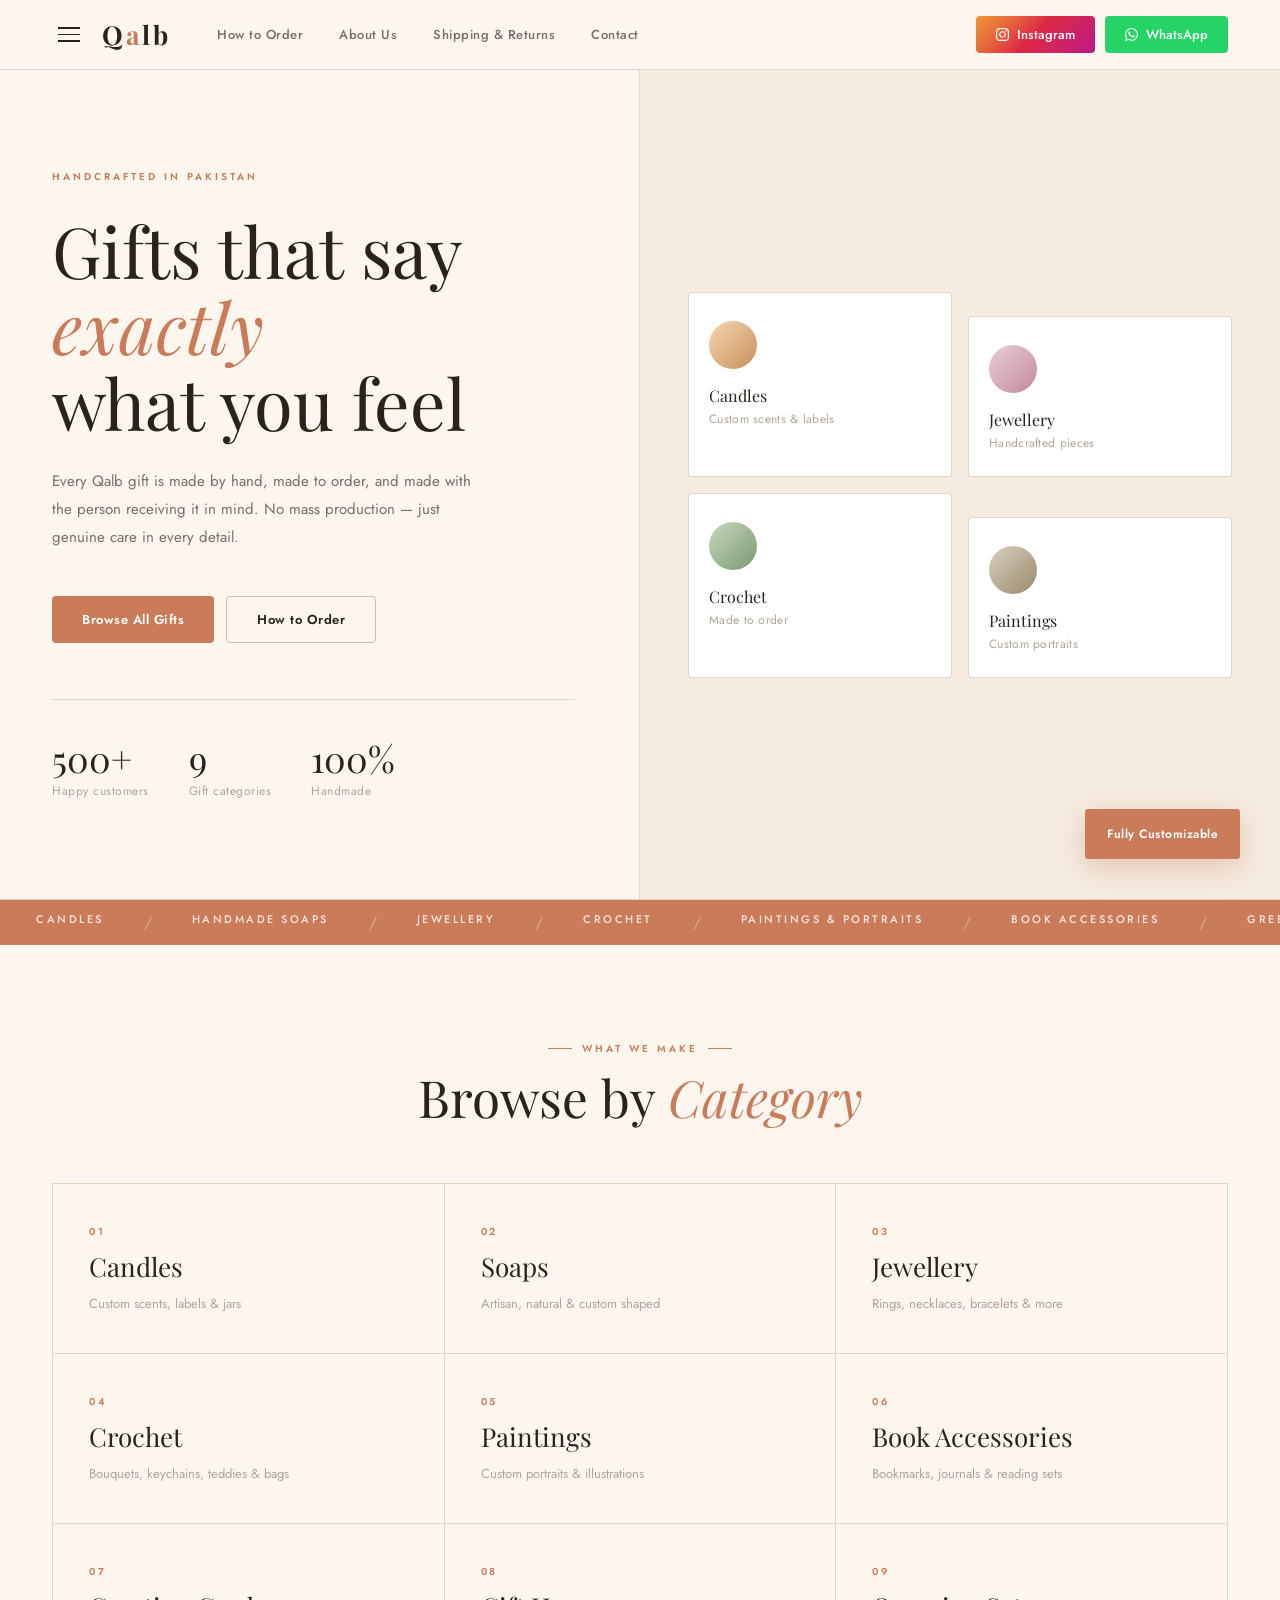
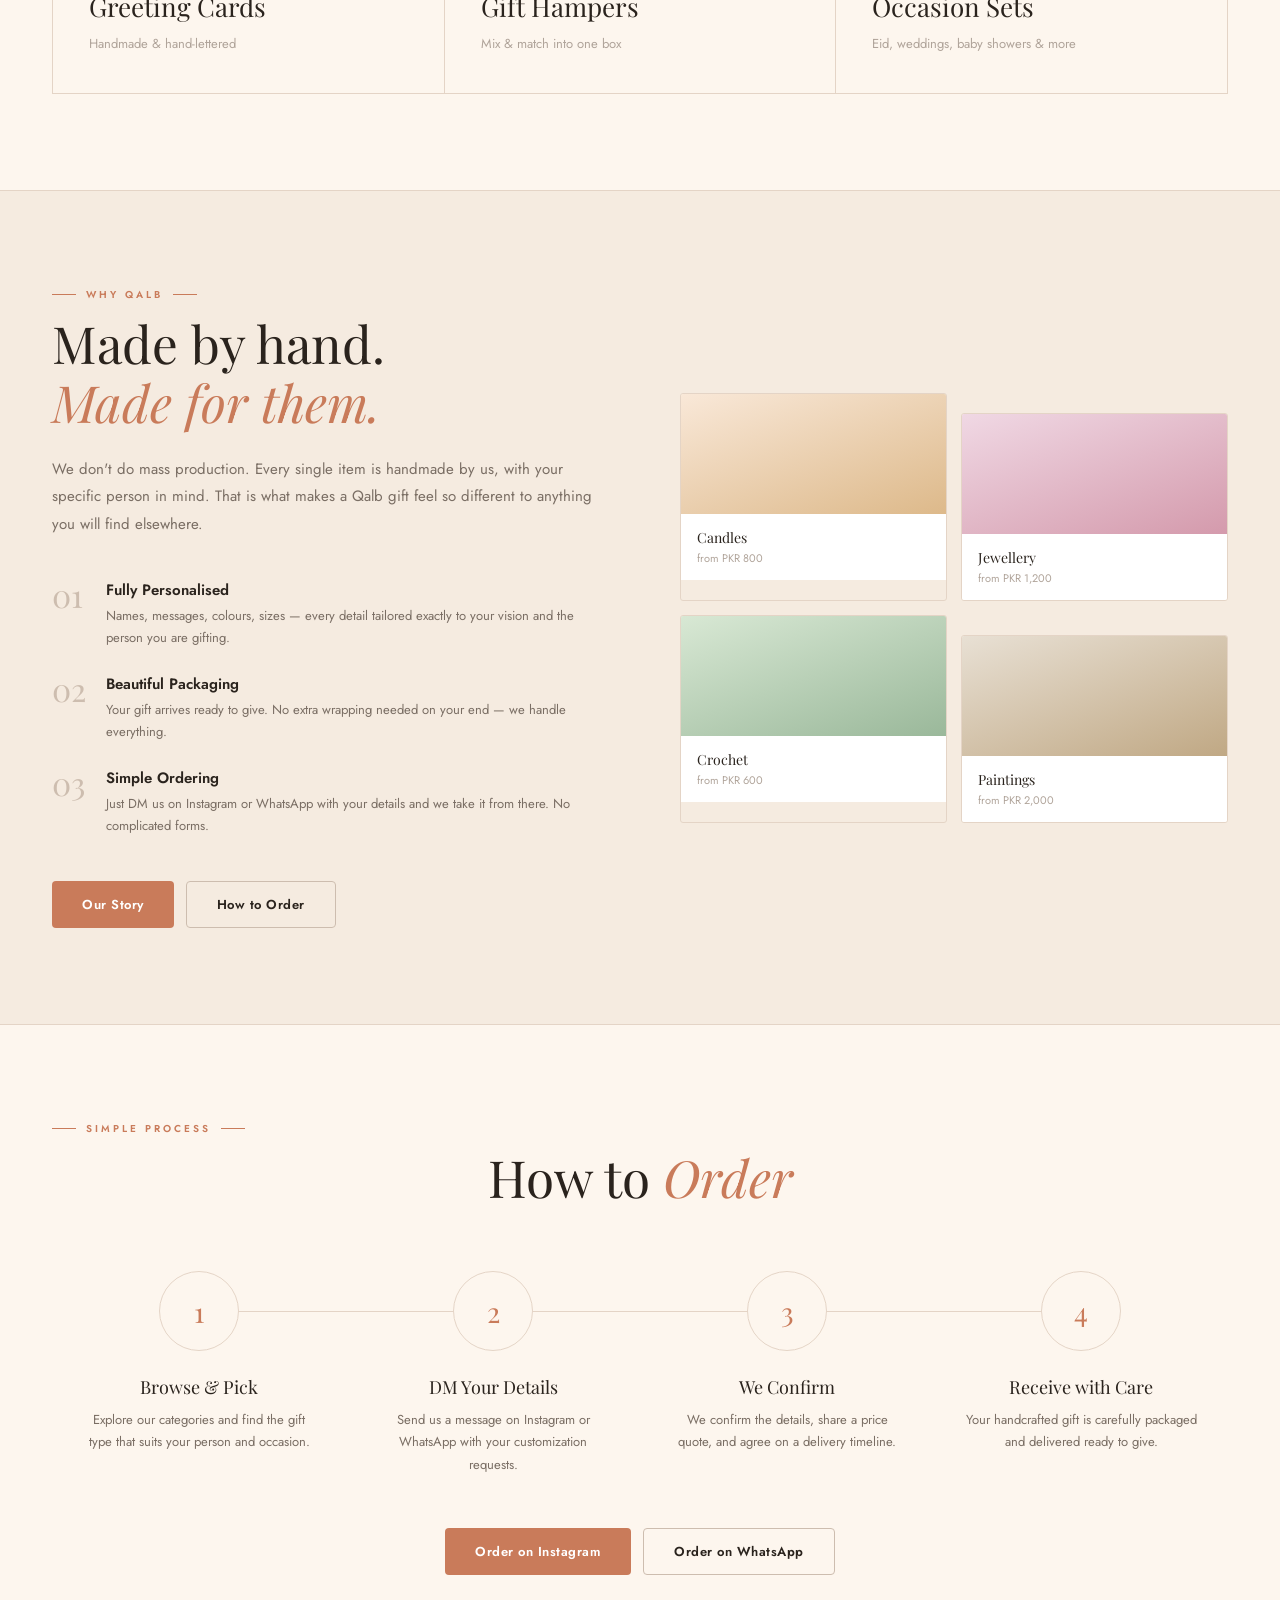
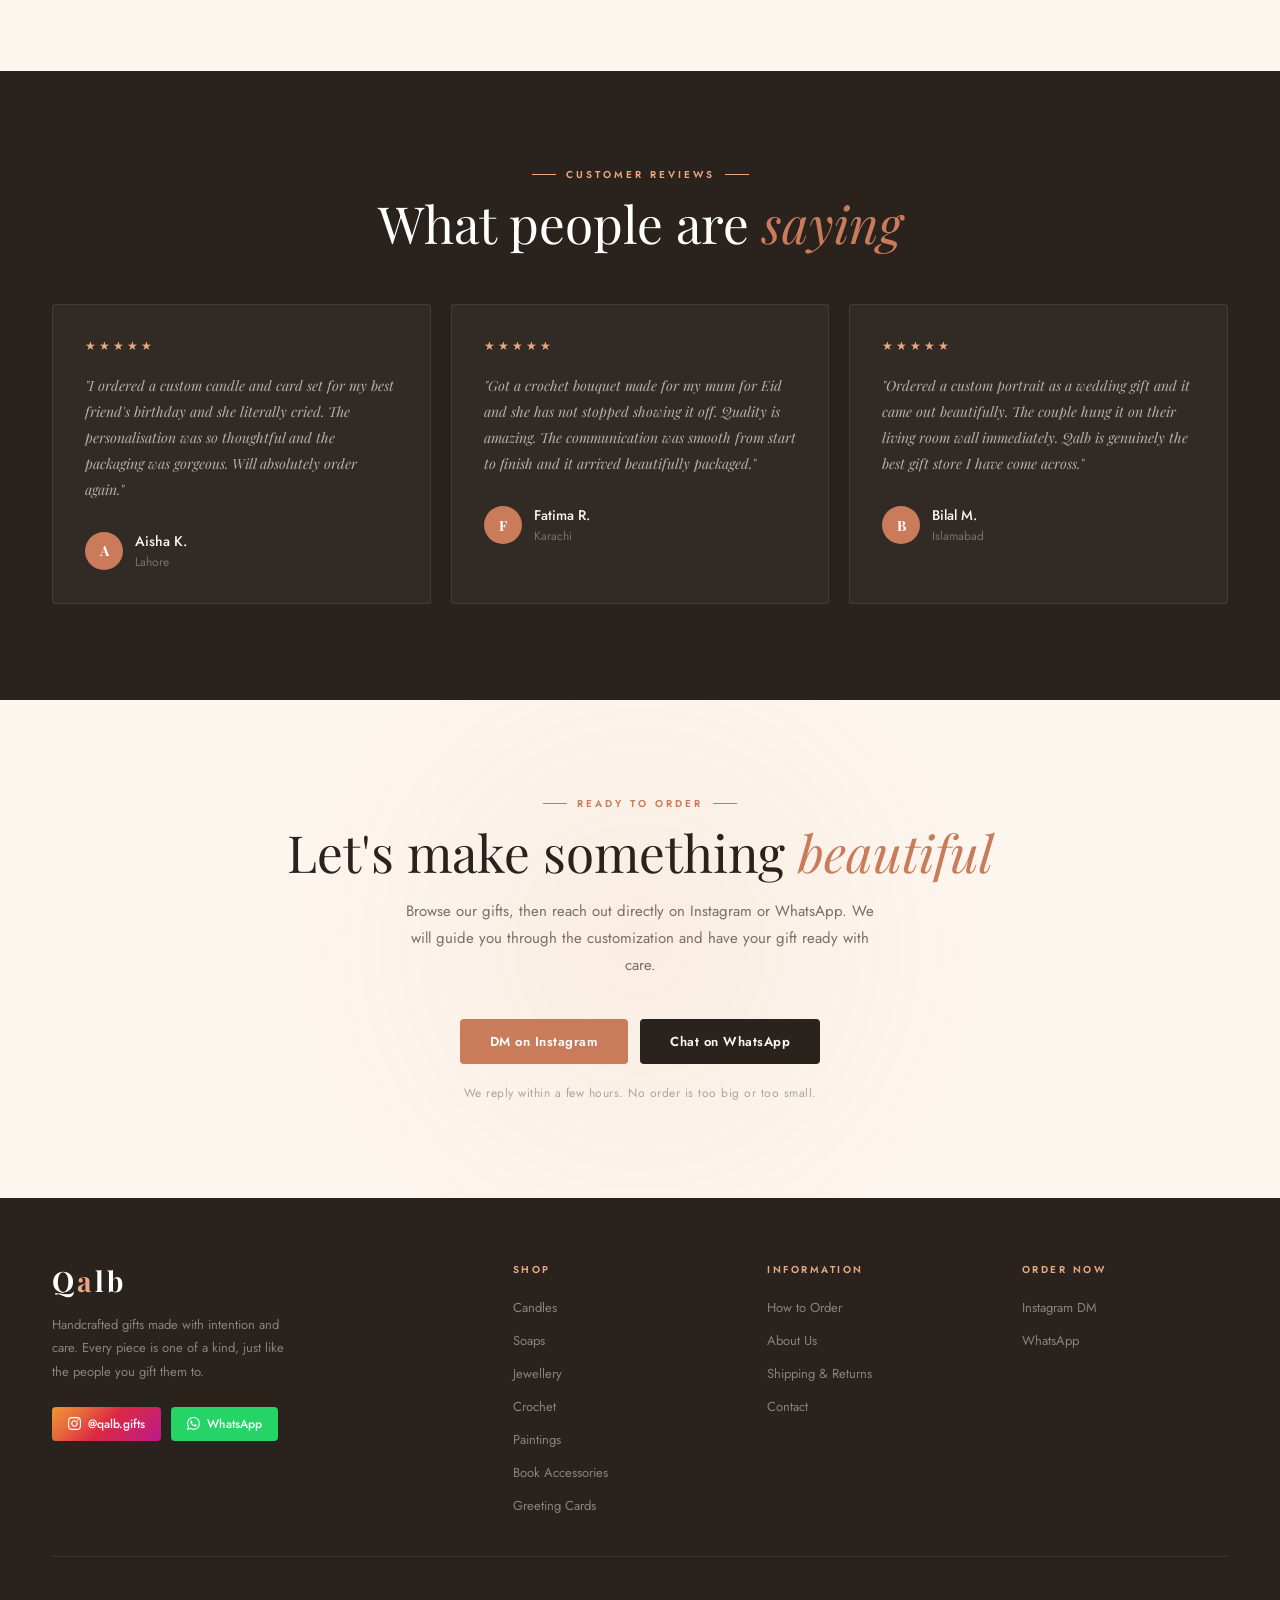
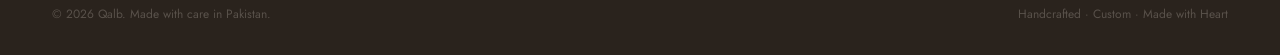
<file: index.html>
<!DOCTYPE html>
<html lang="en">
<head>
<meta charset="UTF-8">
<meta name="viewport" content="width=device-width, initial-scale=1.0">
<title>Qalb — Gifts Made with Heart</title>
<link rel="stylesheet" href="style.css">
<style>
/* ── HOME-SPECIFIC ── */

/* HERO */
.hero {
  display: grid; grid-template-columns: 1fr 1fr;
  min-height: calc(100vh - 70px);
  border-bottom: 1px solid var(--border);
}

.hero-content {
  padding: 80px 64px 80px 52px;
  display: flex; flex-direction: column; justify-content: center;
  border-right: 1px solid var(--border);
}

.hero-eyebrow {
  font-size: 10px; letter-spacing: 3px; text-transform: uppercase;
  font-weight: 600; color: var(--terracotta);
  margin-bottom: 28px;
}

.hero-title {
  font-family: 'Playfair Display', serif;
  font-size: clamp(48px, 5.5vw, 80px);
  font-weight: 400; line-height: 1.08; margin-bottom: 28px;
  animation: fadeUp .8s both;
}
.hero-title em { font-style: italic; color: var(--terracotta); }

.hero-desc {
  font-size: 15px; line-height: 1.85; color: var(--mid);
  max-width: 420px; margin-bottom: 44px;
  animation: fadeUp .8s .1s both;
}

.hero-actions {
  display: flex; gap: 12px; flex-wrap: wrap;
  animation: fadeUp .8s .2s both;
}

.hero-meta {
  display: flex; gap: 40px; margin-top: 56px;
  padding-top: 40px; border-top: 1px solid var(--border);
  animation: fadeUp .8s .3s both;
}

.hero-stat-num {
  font-family: 'Playfair Display', serif;
  font-size: 36px; font-weight: 400; color: var(--charcoal);
  line-height: 1;
}
.hero-stat-label { font-size: 12px; color: var(--light); margin-top: 6px; letter-spacing: .5px; }

.hero-visual {
  position: relative; overflow: hidden;
  background: var(--warm);
  display: flex; align-items: center; justify-content: center;
}

.hero-visual-grid {
  display: grid; grid-template-columns: 1fr 1fr;
  gap: 16px; padding: 48px;
  width: 100%;
}

.hv-card {
  background: white;
  border: 1px solid var(--border);
  border-radius: 3px;
  padding: 28px 20px 24px;
  transition: transform .3s, box-shadow .3s;
}
.hv-card:hover { transform: translateY(-4px); box-shadow: 0 12px 40px rgba(42,35,29,.1); }
.hv-card:nth-child(even) { margin-top: 24px; }

.hv-card-swatch {
  width: 48px; height: 48px; border-radius: 50%;
  margin-bottom: 16px;
}
.swatch-1 { background: linear-gradient(135deg,#f5d5b0,#c8905a); }
.swatch-2 { background: linear-gradient(135deg,#e8d0d8,#c4889a); }
.swatch-3 { background: linear-gradient(135deg,#c8d8c0,#7a9870); }
.swatch-4 { background: linear-gradient(135deg,#d8d0c0,#9a8a6a); }

.hv-card-name {
  font-family: 'Playfair Display', serif;
  font-size: 16px; font-weight: 400; color: var(--charcoal); margin-bottom: 4px;
}
.hv-card-sub { font-size: 12px; color: var(--light); letter-spacing: .3px; }

.hero-badge {
  position: absolute; bottom: 40px; right: 40px;
  background: var(--terracotta); color: white;
  padding: 16px 22px; border-radius: 3px;
  font-size: 12px; font-weight: 600; letter-spacing: .5px;
  box-shadow: 0 8px 28px rgba(201,123,90,.35);
}

/* MARQUEE gap from hero */
.marquee-gap { margin-top: 0; }

/* CATEGORIES ROW */
.categories-section { padding: 96px 52px; }

.categories-section .section-tag { justify-content: center; }
.categories-header { text-align: center; margin-bottom: 56px; }

.cat-grid {
  display: grid; grid-template-columns: repeat(3, 1fr);
  gap: 1px; background: var(--border);
  border: 1px solid var(--border);
}

.cat-tile {
  background: var(--cream); padding: 40px 36px;
  text-decoration: none; display: block;
  position: relative; overflow: hidden;
  transition: background .25s;
}
.cat-tile:hover { background: var(--warm); }
.cat-tile:hover .cat-tile-arrow { opacity: 1; transform: translateX(0); }
.cat-tile:hover .cat-tile-line { width: 100%; }

.cat-tile-label {
  font-size: 10px; letter-spacing: 2.5px; text-transform: uppercase;
  font-weight: 600; color: var(--terracotta); margin-bottom: 10px;
}
.cat-tile-name {
  font-family: 'Playfair Display', serif;
  font-size: 26px; font-weight: 400; color: var(--charcoal); margin-bottom: 10px;
}
.cat-tile-count { font-size: 13px; color: var(--light); }

.cat-tile-line {
  position: absolute; bottom: 0; left: 0;
  height: 2px; width: 0; background: var(--terracotta);
  transition: width .35s ease;
}

.cat-tile-arrow {
  position: absolute; top: 32px; right: 32px;
  font-size: 20px; color: var(--terracotta);
  opacity: 0; transform: translateX(-6px);
  transition: opacity .25s, transform .25s;
  font-family: 'Playfair Display', serif;
}

/* WHY QALB */
.why-section {
  padding: 96px 52px;
  background: var(--warm);
  border-top: 1px solid var(--border);
  border-bottom: 1px solid var(--border);
}

.why-grid {
  display: grid; grid-template-columns: 1fr 1fr;
  gap: 80px; align-items: center;
}

.why-content .section-title { margin-bottom: 24px; }

.why-desc { font-size: 15px; line-height: 1.85; color: var(--mid); margin-bottom: 40px; }

.why-points { display: flex; flex-direction: column; gap: 24px; margin-bottom: 44px; }

.why-point {
  display: flex; gap: 18px; align-items: flex-start;
}

.why-point-num {
  font-family: 'Playfair Display', serif;
  font-size: 32px; line-height: 1; font-weight: 400;
  color: var(--border-dark); flex-shrink: 0; width: 36px;
}

.why-point-title { font-size: 15px; font-weight: 600; color: var(--charcoal); margin-bottom: 4px; }
.why-point-desc  { font-size: 13px; line-height: 1.7; color: var(--mid); }

.why-visual {
  display: grid; grid-template-columns: 1fr 1fr; gap: 14px;
}

.why-swatch {
  border: 1px solid var(--border); border-radius: 3px; overflow: hidden;
}
.why-swatch-color { height: 120px; }
.wsc1 { background: linear-gradient(160deg,#f9e8d8,#ddb98a); }
.wsc2 { background: linear-gradient(160deg,#f0d8e4,#d49aac); }
.wsc3 { background: linear-gradient(160deg,#d8e8d4,#9ab89a); }
.wsc4 { background: linear-gradient(160deg,#e8e0d4,#c0a884); }
.why-swatch-info { padding: 14px 16px; background: white; }
.why-swatch-name { font-family: 'Playfair Display', serif; font-size: 14px; font-weight: 400; color: var(--charcoal); }
.why-swatch-sub  { font-size: 11px; color: var(--light); margin-top: 3px; }

/* HOW STRIP */
.how-strip {
  padding: 96px 52px;
}
.how-strip-header { text-align: center; margin-bottom: 64px; }
.how-steps {
  display: grid; grid-template-columns: repeat(4,1fr);
  position: relative; gap: 0;
}
.how-steps::before {
  content: ''; position: absolute;
  top: 40px; left: calc(12.5% + 20px); right: calc(12.5% + 20px);
  height: 1px; background: var(--border); z-index: 0;
}
.how-step { text-align: center; padding: 0 28px; position: relative; z-index: 1; }
.how-step-num {
  width: 80px; height: 80px; border-radius: 50%;
  border: 1px solid var(--border); background: var(--cream);
  display: flex; align-items: center; justify-content: center;
  margin: 0 auto 24px;
  font-family: 'Playfair Display', serif;
  font-size: 28px; font-weight: 400; color: var(--terracotta);
  transition: border-color .3s, background .3s;
}
.how-step:hover .how-step-num { border-color: var(--terracotta); background: var(--rose-light); }
.how-step-title { font-family: 'Playfair Display', serif; font-size: 18px; font-weight: 400; margin-bottom: 10px; }
.how-step-desc  { font-size: 13px; line-height: 1.7; color: var(--mid); }

.how-cta { display: flex; gap: 12px; justify-content: center; margin-top: 52px; }

/* TESTIMONIALS */
.testi-section {
  padding: 96px 52px;
  background: var(--charcoal);
}
.testi-header { text-align: center; margin-bottom: 52px; }
.testi-header .section-tag { color: var(--terra-light); justify-content: center; }
.testi-header .section-tag::before,
.testi-header .section-tag::after { background: var(--terra-light); }
.testi-header .section-title { color: white; }

.testi-grid { display: grid; grid-template-columns: repeat(3,1fr); gap: 20px; }

.testi-card {
  background: rgba(255,255,255,.04);
  border: 1px solid rgba(255,255,255,.08);
  border-radius: 3px; padding: 32px;
  transition: background .3s;
}
.testi-card:hover { background: rgba(255,255,255,.07); }

.testi-stars { font-size: 12px; letter-spacing: 3px; color: var(--terra-light); margin-bottom: 18px; }

.testi-text {
  font-size: 14px; line-height: 1.85;
  color: rgba(253,246,238,.65); margin-bottom: 28px;
  font-family: 'Playfair Display', serif; font-style: italic; font-weight: 400;
}

.testi-author { display: flex; align-items: center; gap: 12px; }
.testi-avatar {
  width: 38px; height: 38px; border-radius: 50%;
  background: var(--terracotta); display: flex; align-items: center;
  justify-content: center; font-size: 14px; font-weight: 700;
  color: white; font-family: 'Playfair Display', serif; flex-shrink: 0;
}
.testi-name { font-size: 14px; font-weight: 500; color: var(--cream); }
.testi-loc  { font-size: 12px; color: rgba(253,246,238,.35); margin-top: 2px; }

/* CTA BANNER */
.cta-banner {
  padding: 96px 52px; text-align: center;
  position: relative; overflow: hidden;
}
.cta-banner::before {
  content: ''; position: absolute;
  width: 700px; height: 700px;
  border-radius: 50%;
  background: radial-gradient(circle, rgba(201,123,90,.07), transparent 70%);
  top: 50%; left: 50%; transform: translate(-50%,-50%);
  pointer-events: none;
}
.cta-banner .section-title { margin-bottom: 16px; }
.cta-banner-desc { font-size: 15px; line-height: 1.8; color: var(--mid); max-width: 480px; margin: 0 auto 40px; }
.cta-banner-btns { display: flex; gap: 12px; justify-content: center; flex-wrap: wrap; }
.cta-banner-note { margin-top: 20px; font-size: 12px; color: var(--light); letter-spacing: .5px; }

@media (max-width:960px) {
  .hero { grid-template-columns: 1fr; }
  .hero-visual { display: none; }
  .hero-content { padding: 60px 24px; }
  .cat-grid { grid-template-columns: 1fr 1fr; }
  .why-grid { grid-template-columns: 1fr; }
  .how-steps { grid-template-columns: 1fr 1fr; gap: 40px; }
  .how-steps::before { display: none; }
  .testi-grid { grid-template-columns: 1fr; }
  .categories-section,.why-section,.how-strip,.testi-section,.cta-banner { padding: 64px 24px; }
}
@media (max-width:600px) {
  .cat-grid { grid-template-columns: 1fr; }
  .hero-meta { gap: 24px; }
}
</style>
</head>
<body>

<!-- SIDEBAR OVERLAY -->
<div class="sidebar-overlay" id="sidebarOverlay"></div>

<!-- SIDEBAR -->
<aside class="sidebar" id="sidebar">
  <div class="sidebar-head">
    <span class="sidebar-title">Browse by Category</span>
    <button class="sidebar-close" id="sidebarClose">&times;</button>
  </div>
  <div class="sidebar-body">
    <p class="sidebar-section-label">Gift Categories</p>
    <ul class="sidebar-cat-list">
      <li><a href="cat-candles.html">Candles <span class="cat-count">12 items</span></a></li>
      <li><a href="cat-soaps.html">Soaps <span class="cat-count">8 items</span></a></li>
      <li><a href="cat-jewellery.html">Jewellery <span class="cat-count">15 items</span></a></li>
      <li><a href="cat-crochet.html">Crochet <span class="cat-count">10 items</span></a></li>
      <li><a href="cat-paintings.html">Paintings <span class="cat-count">6 items</span></a></li>
      <li><a href="cat-books.html">Book Accessories <span class="cat-count">9 items</span></a></li>
      <li><a href="cat-cards.html">Greeting Cards <span class="cat-count">14 items</span></a></li>
      <li><a href="cat-hampers.html">Gift Hampers <span class="cat-count">7 items</span></a></li>
      <li><a href="cat-occasion.html">Occasion Sets <span class="cat-count">5 items</span></a></li>
    </ul>

    <div class="sidebar-divider"></div>

    <p class="sidebar-section-label">Place an Order</p>
    <div class="sidebar-contact-links">
      <a href="https://instagram.com/qalb.gifts" target="_blank" class="link-ig">
        <svg width="16" height="16" viewBox="0 0 24 24" fill="currentColor"><path d="M12 2.163c3.204 0 3.584.012 4.85.07 3.252.148 4.771 1.691 4.919 4.919.058 1.265.069 1.645.069 4.849 0 3.205-.012 3.584-.069 4.849-.149 3.225-1.664 4.771-4.919 4.919-1.266.058-1.644.07-4.85.07-3.204 0-3.584-.012-4.849-.07-3.26-.149-4.771-1.699-4.919-4.92-.058-1.265-.07-1.644-.07-4.849 0-3.204.013-3.583.07-4.849.149-3.227 1.664-4.771 4.919-4.919 1.266-.057 1.645-.069 4.849-.069zm0-2.163c-3.259 0-3.667.014-4.947.072-4.358.2-6.78 2.618-6.98 6.98-.059 1.281-.073 1.689-.073 4.948 0 3.259.014 3.668.072 4.948.2 4.358 2.618 6.78 6.98 6.98 1.281.058 1.689.072 4.948.072 3.259 0 3.668-.014 4.948-.072 4.354-.2 6.782-2.618 6.979-6.98.059-1.28.073-1.689.073-4.948 0-3.259-.014-3.667-.072-4.947-.196-4.354-2.617-6.78-6.979-6.98-1.281-.059-1.69-.073-4.949-.073zm0 5.838c-3.403 0-6.162 2.759-6.162 6.162s2.759 6.163 6.162 6.163 6.162-2.759 6.162-6.163c0-3.403-2.759-6.162-6.162-6.162zm0 10.162c-2.209 0-4-1.79-4-4 0-2.209 1.791-4 4-4s4 1.791 4 4c0 2.21-1.791 4-4 4zm6.406-11.845c-.796 0-1.441.645-1.441 1.44s.645 1.44 1.441 1.44c.795 0 1.439-.645 1.439-1.44s-.644-1.44-1.439-1.44z"/></svg>
        DM on Instagram
      </a>
      <a href="https://wa.me/923001234567" target="_blank" class="link-wa">
        <svg width="16" height="16" viewBox="0 0 24 24" fill="currentColor"><path d="M17.472 14.382c-.297-.149-1.758-.867-2.03-.967-.273-.099-.471-.148-.67.15-.197.297-.767.966-.94 1.164-.173.199-.347.223-.644.075-.297-.15-1.255-.463-2.39-1.475-.883-.788-1.48-1.761-1.653-2.059-.173-.297-.018-.458.13-.606.134-.133.298-.347.446-.52.149-.174.198-.298.298-.497.099-.198.05-.371-.025-.52-.075-.149-.669-1.612-.916-2.207-.242-.579-.487-.5-.669-.51-.173-.008-.371-.01-.57-.01-.198 0-.52.074-.792.372-.272.297-1.04 1.016-1.04 2.479 0 1.462 1.065 2.875 1.213 3.074.149.198 2.096 3.2 5.077 4.487.709.306 1.262.489 1.694.625.712.227 1.36.195 1.871.118.571-.085 1.758-.719 2.006-1.413.248-.694.248-1.289.173-1.413-.074-.124-.272-.198-.57-.347m-5.421 7.403h-.004a9.87 9.87 0 01-5.031-1.378l-.361-.214-3.741.982.998-3.648-.235-.374a9.86 9.86 0 01-1.51-5.26c.001-5.45 4.436-9.884 9.888-9.884 2.64 0 5.122 1.03 6.988 2.898a9.825 9.825 0 012.893 6.994c-.003 5.45-4.437 9.884-9.885 9.884m8.413-18.297A11.815 11.815 0 0012.05 0C5.495 0 .16 5.335.157 11.892c0 2.096.547 4.142 1.588 5.945L.057 24l6.305-1.654a11.882 11.882 0 005.683 1.448h.005c6.554 0 11.89-5.335 11.893-11.893a11.821 11.821 0 00-3.48-8.413z"/></svg>
        Chat on WhatsApp
      </a>
    </div>
  </div>
</aside>

<!-- NAV -->
<nav id="mainNav">
  <div class="nav-left">
    <button class="nav-menu-btn" id="sidebarOpen" aria-label="Open categories">
      <span></span><span></span><span></span>
    </button>
    <a href="index.html" class="nav-logo">Q<span>a</span>lb</a>
    <ul class="nav-links">
      <li><a href="how-to-order.html">How to Order</a></li>
      <li><a href="about.html">About Us</a></li>
      <li><a href="shipping.html">Shipping &amp; Returns</a></li>
      <li><a href="contact.html">Contact</a></li>
    </ul>
  </div>
  <div class="nav-right">
    <a href="https://instagram.com/qalb.gifts" target="_blank" class="nav-btn nav-btn-ig">
      <svg width="13" height="13" viewBox="0 0 24 24" fill="white"><path d="M12 2.163c3.204 0 3.584.012 4.85.07 3.252.148 4.771 1.691 4.919 4.919.058 1.265.069 1.645.069 4.849 0 3.205-.012 3.584-.069 4.849-.149 3.225-1.664 4.771-4.919 4.919-1.266.058-1.644.07-4.85.07-3.204 0-3.584-.012-4.849-.07-3.26-.149-4.771-1.699-4.919-4.92-.058-1.265-.07-1.644-.07-4.849 0-3.204.013-3.583.07-4.849.149-3.227 1.664-4.771 4.919-4.919 1.266-.057 1.645-.069 4.849-.069zm0-2.163c-3.259 0-3.667.014-4.947.072-4.358.2-6.78 2.618-6.98 6.98-.059 1.281-.073 1.689-.073 4.948 0 3.259.014 3.668.072 4.948.2 4.358 2.618 6.78 6.98 6.98 1.281.058 1.689.072 4.948.072 3.259 0 3.668-.014 4.948-.072 4.354-.2 6.782-2.618 6.979-6.98.059-1.28.073-1.689.073-4.948 0-3.259-.014-3.667-.072-4.947-.196-4.354-2.617-6.78-6.979-6.98-1.281-.059-1.69-.073-4.949-.073zm0 5.838c-3.403 0-6.162 2.759-6.162 6.162s2.759 6.163 6.162 6.163 6.162-2.759 6.162-6.163c0-3.403-2.759-6.162-6.162-6.162zm0 10.162c-2.209 0-4-1.79-4-4 0-2.209 1.791-4 4-4s4 1.791 4 4c0 2.21-1.791 4-4 4zm6.406-11.845c-.796 0-1.441.645-1.441 1.44s.645 1.44 1.441 1.44c.795 0 1.439-.645 1.439-1.44s-.644-1.44-1.439-1.44z"/></svg>
      Instagram
    </a>
    <a href="https://wa.me/923001234567" target="_blank" class="nav-btn nav-btn-wa">
      <svg width="13" height="13" viewBox="0 0 24 24" fill="white"><path d="M17.472 14.382c-.297-.149-1.758-.867-2.03-.967-.273-.099-.471-.148-.67.15-.197.297-.767.966-.94 1.164-.173.199-.347.223-.644.075-.297-.15-1.255-.463-2.39-1.475-.883-.788-1.48-1.761-1.653-2.059-.173-.297-.018-.458.13-.606.134-.133.298-.347.446-.52.149-.174.198-.298.298-.497.099-.198.05-.371-.025-.52-.075-.149-.669-1.612-.916-2.207-.242-.579-.487-.5-.669-.51-.173-.008-.371-.01-.57-.01-.198 0-.52.074-.792.372-.272.297-1.04 1.016-1.04 2.479 0 1.462 1.065 2.875 1.213 3.074.149.198 2.096 3.2 5.077 4.487.709.306 1.262.489 1.694.625.712.227 1.36.195 1.871.118.571-.085 1.758-.719 2.006-1.413.248-.694.248-1.289.173-1.413-.074-.124-.272-.198-.57-.347m-5.421 7.403h-.004a9.87 9.87 0 01-5.031-1.378l-.361-.214-3.741.982.998-3.648-.235-.374a9.86 9.86 0 01-1.51-5.26c.001-5.45 4.436-9.884 9.888-9.884 2.64 0 5.122 1.03 6.988 2.898a9.825 9.825 0 012.893 6.994c-.003 5.45-4.437 9.884-9.885 9.884m8.413-18.297A11.815 11.815 0 0012.05 0C5.495 0 .16 5.335.157 11.892c0 2.096.547 4.142 1.588 5.945L.057 24l6.305-1.654a11.882 11.882 0 005.683 1.448h.005c6.554 0 11.89-5.335 11.893-11.893a11.821 11.821 0 00-3.48-8.413z"/></svg>
      WhatsApp
    </a>
  </div>
</nav>

<!-- PAGE -->
<div class="page">

  <!-- HERO -->
  <section class="hero">
    <div class="hero-content">
      <p class="hero-eyebrow" style="animation:fadeUp .7s both">Handcrafted in Pakistan</p>
      <h1 class="hero-title">
        Gifts that say<br>
        <em>exactly</em><br>
        what you feel
      </h1>
      <p class="hero-desc">
        Every Qalb gift is made by hand, made to order, and made with the person receiving it in mind. No mass production — just genuine care in every detail.
      </p>
      <div class="hero-actions">
        <a href="shop.html" class="btn btn-primary">Browse All Gifts</a>
        <a href="how-to-order.html" class="btn btn-outline">How to Order</a>
      </div>
      <div class="hero-meta">
        <div>
          <div class="hero-stat-num">500+</div>
          <div class="hero-stat-label">Happy customers</div>
        </div>
        <div>
          <div class="hero-stat-num">9</div>
          <div class="hero-stat-label">Gift categories</div>
        </div>
        <div>
          <div class="hero-stat-num">100%</div>
          <div class="hero-stat-label">Handmade</div>
        </div>
      </div>
    </div>
    <div class="hero-visual">
      <div class="hero-visual-grid">
        <div class="hv-card"><div class="hv-card-swatch swatch-1"></div><div class="hv-card-name">Candles</div><div class="hv-card-sub">Custom scents &amp; labels</div></div>
        <div class="hv-card"><div class="hv-card-swatch swatch-2"></div><div class="hv-card-name">Jewellery</div><div class="hv-card-sub">Handcrafted pieces</div></div>
        <div class="hv-card"><div class="hv-card-swatch swatch-3"></div><div class="hv-card-name">Crochet</div><div class="hv-card-sub">Made to order</div></div>
        <div class="hv-card"><div class="hv-card-swatch swatch-4"></div><div class="hv-card-name">Paintings</div><div class="hv-card-sub">Custom portraits</div></div>
      </div>
      <div class="hero-badge">Fully Customizable</div>
    </div>
  </section>

  <!-- MARQUEE -->
  <div class="marquee-wrap">
    <div class="marquee-track">
      <span class="marquee-item">Candles</span><span class="marquee-sep">/</span>
      <span class="marquee-item">Handmade Soaps</span><span class="marquee-sep">/</span>
      <span class="marquee-item">Jewellery</span><span class="marquee-sep">/</span>
      <span class="marquee-item">Crochet</span><span class="marquee-sep">/</span>
      <span class="marquee-item">Paintings &amp; Portraits</span><span class="marquee-sep">/</span>
      <span class="marquee-item">Book Accessories</span><span class="marquee-sep">/</span>
      <span class="marquee-item">Greeting Cards</span><span class="marquee-sep">/</span>
      <span class="marquee-item">Gift Hampers</span><span class="marquee-sep">/</span>
      <span class="marquee-item">Fully Customizable</span><span class="marquee-sep">/</span>
      <span class="marquee-item">Made with Care</span><span class="marquee-sep">/</span>
      <span class="marquee-item">Candles</span><span class="marquee-sep">/</span>
      <span class="marquee-item">Handmade Soaps</span><span class="marquee-sep">/</span>
      <span class="marquee-item">Jewellery</span><span class="marquee-sep">/</span>
      <span class="marquee-item">Crochet</span><span class="marquee-sep">/</span>
      <span class="marquee-item">Paintings &amp; Portraits</span><span class="marquee-sep">/</span>
      <span class="marquee-item">Book Accessories</span><span class="marquee-sep">/</span>
      <span class="marquee-item">Greeting Cards</span><span class="marquee-sep">/</span>
      <span class="marquee-item">Gift Hampers</span><span class="marquee-sep">/</span>
      <span class="marquee-item">Fully Customizable</span><span class="marquee-sep">/</span>
      <span class="marquee-item">Made with Care</span><span class="marquee-sep">/</span>
    </div>
  </div>

  <!-- CATEGORIES -->
  <section class="categories-section">
    <div class="categories-header">
      <div class="section-tag">What We Make</div>
      <h2 class="section-title">Browse by <em>Category</em></h2>
    </div>
    <div class="cat-grid">
      <a href="cat-candles.html"         class="cat-tile fade-up" data-delay=".0s"><div class="cat-tile-label">01</div><div class="cat-tile-name">Candles</div><div class="cat-tile-count">Custom scents, labels &amp; jars</div><div class="cat-tile-line"></div><span class="cat-tile-arrow">&#8594;</span></a>
      <a href="cat-soaps.html"           class="cat-tile fade-up" data-delay=".05s"><div class="cat-tile-label">02</div><div class="cat-tile-name">Soaps</div><div class="cat-tile-count">Artisan, natural &amp; custom shaped</div><div class="cat-tile-line"></div><span class="cat-tile-arrow">&#8594;</span></a>
      <a href="cat-jewellery.html"       class="cat-tile fade-up" data-delay=".1s"><div class="cat-tile-label">03</div><div class="cat-tile-name">Jewellery</div><div class="cat-tile-count">Rings, necklaces, bracelets &amp; more</div><div class="cat-tile-line"></div><span class="cat-tile-arrow">&#8594;</span></a>
      <a href="cat-crochet.html"         class="cat-tile fade-up" data-delay=".15s"><div class="cat-tile-label">04</div><div class="cat-tile-name">Crochet</div><div class="cat-tile-count">Bouquets, keychains, teddies &amp; bags</div><div class="cat-tile-line"></div><span class="cat-tile-arrow">&#8594;</span></a>
      <a href="cat-paintings.html"       class="cat-tile fade-up" data-delay=".2s"><div class="cat-tile-label">05</div><div class="cat-tile-name">Paintings</div><div class="cat-tile-count">Custom portraits &amp; illustrations</div><div class="cat-tile-line"></div><span class="cat-tile-arrow">&#8594;</span></a>
      <a href="cat-books.html" class="cat-tile fade-up" data-delay=".25s"><div class="cat-tile-label">06</div><div class="cat-tile-name">Book Accessories</div><div class="cat-tile-count">Bookmarks, journals &amp; reading sets</div><div class="cat-tile-line"></div><span class="cat-tile-arrow">&#8594;</span></a>
      <a href="cat-cards.html"  class="cat-tile fade-up" data-delay=".3s"><div class="cat-tile-label">07</div><div class="cat-tile-name">Greeting Cards</div><div class="cat-tile-count">Handmade &amp; hand-lettered</div><div class="cat-tile-line"></div><span class="cat-tile-arrow">&#8594;</span></a>
      <a href="cat-hampers.html"         class="cat-tile fade-up" data-delay=".35s"><div class="cat-tile-label">08</div><div class="cat-tile-name">Gift Hampers</div><div class="cat-tile-count">Mix &amp; match into one box</div><div class="cat-tile-line"></div><span class="cat-tile-arrow">&#8594;</span></a>
      <a href="cat-occasion.html"        class="cat-tile fade-up" data-delay=".4s"><div class="cat-tile-label">09</div><div class="cat-tile-name">Occasion Sets</div><div class="cat-tile-count">Eid, weddings, baby showers &amp; more</div><div class="cat-tile-line"></div><span class="cat-tile-arrow">&#8594;</span></a>
    </div>
  </section>

  <!-- WHY QALB -->
  <section class="why-section">
    <div class="why-grid">
      <div class="why-content fade-up">
        <div class="section-tag">Why Qalb</div>
        <h2 class="section-title">Made by hand.<br><em>Made for them.</em></h2>
        <p class="why-desc">We don't do mass production. Every single item is handmade by us, with your specific person in mind. That is what makes a Qalb gift feel so different to anything you will find elsewhere.</p>
        <ul class="why-points">
          <li class="why-point"><span class="why-point-num">01</span><div><div class="why-point-title">Fully Personalised</div><div class="why-point-desc">Names, messages, colours, sizes — every detail tailored exactly to your vision and the person you are gifting.</div></div></li>
          <li class="why-point"><span class="why-point-num">02</span><div><div class="why-point-title">Beautiful Packaging</div><div class="why-point-desc">Your gift arrives ready to give. No extra wrapping needed on your end — we handle everything.</div></div></li>
          <li class="why-point"><span class="why-point-num">03</span><div><div class="why-point-title">Simple Ordering</div><div class="why-point-desc">Just DM us on Instagram or WhatsApp with your details and we take it from there. No complicated forms.</div></div></li>
        </ul>
        <div style="display:flex;gap:12px;flex-wrap:wrap;">
          <a href="about.html"        class="btn btn-primary">Our Story</a>
          <a href="how-to-order.html" class="btn btn-outline">How to Order</a>
        </div>
      </div>
      <div class="why-visual fade-up" data-delay=".15s">
        <div class="why-swatch"><div class="why-swatch-color wsc1"></div><div class="why-swatch-info"><div class="why-swatch-name">Candles</div><div class="why-swatch-sub">from PKR 800</div></div></div>
        <div class="why-swatch" style="margin-top:20px"><div class="why-swatch-color wsc2"></div><div class="why-swatch-info"><div class="why-swatch-name">Jewellery</div><div class="why-swatch-sub">from PKR 1,200</div></div></div>
        <div class="why-swatch"><div class="why-swatch-color wsc3"></div><div class="why-swatch-info"><div class="why-swatch-name">Crochet</div><div class="why-swatch-sub">from PKR 600</div></div></div>
        <div class="why-swatch" style="margin-top:20px"><div class="why-swatch-color wsc4"></div><div class="why-swatch-info"><div class="why-swatch-name">Paintings</div><div class="why-swatch-sub">from PKR 2,000</div></div></div>
      </div>
    </div>
  </section>

  <!-- HOW IT WORKS STRIP -->
  <section class="how-strip">
    <div class="how-strip-header">
      <div class="section-tag">Simple Process</div>
      <h2 class="section-title">How to <em>Order</em></h2>
    </div>
    <div class="how-steps">
      <div class="how-step fade-up" data-delay=".0s"><div class="how-step-num">1</div><h3 class="how-step-title">Browse &amp; Pick</h3><p class="how-step-desc">Explore our categories and find the gift type that suits your person and occasion.</p></div>
      <div class="how-step fade-up" data-delay=".1s"><div class="how-step-num">2</div><h3 class="how-step-title">DM Your Details</h3><p class="how-step-desc">Send us a message on Instagram or WhatsApp with your customization requests.</p></div>
      <div class="how-step fade-up" data-delay=".2s"><div class="how-step-num">3</div><h3 class="how-step-title">We Confirm</h3><p class="how-step-desc">We confirm the details, share a price quote, and agree on a delivery timeline.</p></div>
      <div class="how-step fade-up" data-delay=".3s"><div class="how-step-num">4</div><h3 class="how-step-title">Receive with Care</h3><p class="how-step-desc">Your handcrafted gift is carefully packaged and delivered ready to give.</p></div>
    </div>
    <div class="how-cta">
      <a href="https://instagram.com/qalb.gifts" target="_blank" class="btn btn-primary">Order on Instagram</a>
      <a href="https://wa.me/923001234567"        target="_blank" class="btn btn-outline">Order on WhatsApp</a>
    </div>
  </section>

  <!-- TESTIMONIALS -->
  <section class="testi-section">
    <div class="testi-header">
      <div class="section-tag">Customer Reviews</div>
      <h2 class="section-title">What people are <em>saying</em></h2>
    </div>
    <div class="testi-grid">
      <div class="testi-card fade-up" data-delay=".0s">
        <div class="testi-stars">&#9733;&#9733;&#9733;&#9733;&#9733;</div>
        <p class="testi-text">"I ordered a custom candle and card set for my best friend's birthday and she literally cried. The personalisation was so thoughtful and the packaging was gorgeous. Will absolutely order again."</p>
        <div class="testi-author"><div class="testi-avatar">A</div><div><div class="testi-name">Aisha K.</div><div class="testi-loc">Lahore</div></div></div>
      </div>
      <div class="testi-card fade-up" data-delay=".1s">
        <div class="testi-stars">&#9733;&#9733;&#9733;&#9733;&#9733;</div>
        <p class="testi-text">"Got a crochet bouquet made for my mum for Eid and she has not stopped showing it off. Quality is amazing. The communication was smooth from start to finish and it arrived beautifully packaged."</p>
        <div class="testi-author"><div class="testi-avatar">F</div><div><div class="testi-name">Fatima R.</div><div class="testi-loc">Karachi</div></div></div>
      </div>
      <div class="testi-card fade-up" data-delay=".2s">
        <div class="testi-stars">&#9733;&#9733;&#9733;&#9733;&#9733;</div>
        <p class="testi-text">"Ordered a custom portrait as a wedding gift and it came out beautifully. The couple hung it on their living room wall immediately. Qalb is genuinely the best gift store I have come across."</p>
        <div class="testi-author"><div class="testi-avatar">B</div><div><div class="testi-name">Bilal M.</div><div class="testi-loc">Islamabad</div></div></div>
      </div>
    </div>
  </section>

  <!-- CTA BANNER -->
  <section class="cta-banner">
    <div class="section-tag fade-up" style="justify-content:center">Ready to Order</div>
    <h2 class="section-title fade-up" data-delay=".05s">Let's make something <em>beautiful</em></h2>
    <p class="cta-banner-desc fade-up" data-delay=".1s">Browse our gifts, then reach out directly on Instagram or WhatsApp. We will guide you through the customization and have your gift ready with care.</p>
    <div class="cta-banner-btns fade-up" data-delay=".15s">
      <a href="https://instagram.com/qalb.gifts" target="_blank" class="btn btn-primary">DM on Instagram</a>
      <a href="https://wa.me/923001234567"        target="_blank" class="btn btn-dark">Chat on WhatsApp</a>
    </div>
    <p class="cta-banner-note fade-up" data-delay=".2s">We reply within a few hours. No order is too big or too small.</p>
  </section>

</div><!-- end .page -->

<!-- FOOTER -->
<footer>
  <div class="footer-grid">
    <div>
      <a href="index.html" class="footer-logo">Q<span>a</span>lb</a>
      <p class="footer-tagline">Handcrafted gifts made with intention and care. Every piece is one of a kind, just like the people you gift them to.</p>
      <div class="footer-socials">
        <a href="https://instagram.com/qalb.gifts" target="_blank" class="footer-social-btn ig">
          <svg width="13" height="13" viewBox="0 0 24 24" fill="white"><path d="M12 2.163c3.204 0 3.584.012 4.85.07 3.252.148 4.771 1.691 4.919 4.919.058 1.265.069 1.645.069 4.849 0 3.205-.012 3.584-.069 4.849-.149 3.225-1.664 4.771-4.919 4.919-1.266.058-1.644.07-4.85.07-3.204 0-3.584-.012-4.849-.07-3.26-.149-4.771-1.699-4.919-4.92-.058-1.265-.07-1.644-.07-4.849 0-3.204.013-3.583.07-4.849.149-3.227 1.664-4.771 4.919-4.919 1.266-.057 1.645-.069 4.849-.069zm0-2.163c-3.259 0-3.667.014-4.947.072-4.358.2-6.78 2.618-6.98 6.98-.059 1.281-.073 1.689-.073 4.948 0 3.259.014 3.668.072 4.948.2 4.358 2.618 6.78 6.98 6.98 1.281.058 1.689.072 4.948.072 3.259 0 3.668-.014 4.948-.072 4.354-.2 6.782-2.618 6.979-6.98.059-1.28.073-1.689.073-4.948 0-3.259-.014-3.667-.072-4.947-.196-4.354-2.617-6.78-6.979-6.98-1.281-.059-1.69-.073-4.949-.073zm0 5.838c-3.403 0-6.162 2.759-6.162 6.162s2.759 6.163 6.162 6.163 6.162-2.759 6.162-6.163c0-3.403-2.759-6.162-6.162-6.162zm0 10.162c-2.209 0-4-1.79-4-4 0-2.209 1.791-4 4-4s4 1.791 4 4c0 2.21-1.791 4-4 4zm6.406-11.845c-.796 0-1.441.645-1.441 1.44s.645 1.44 1.441 1.44c.795 0 1.439-.645 1.439-1.44s-.644-1.44-1.439-1.44z"/></svg>
          @qalb.gifts
        </a>
        <a href="https://wa.me/923001234567" target="_blank" class="footer-social-btn wa">
          <svg width="13" height="13" viewBox="0 0 24 24" fill="white"><path d="M17.472 14.382c-.297-.149-1.758-.867-2.03-.967-.273-.099-.471-.148-.67.15-.197.297-.767.966-.94 1.164-.173.199-.347.223-.644.075-.297-.15-1.255-.463-2.39-1.475-.883-.788-1.48-1.761-1.653-2.059-.173-.297-.018-.458.13-.606.134-.133.298-.347.446-.52.149-.174.198-.298.298-.497.099-.198.05-.371-.025-.52-.075-.149-.669-1.612-.916-2.207-.242-.579-.487-.5-.669-.51-.173-.008-.371-.01-.57-.01-.198 0-.52.074-.792.372-.272.297-1.04 1.016-1.04 2.479 0 1.462 1.065 2.875 1.213 3.074.149.198 2.096 3.2 5.077 4.487.709.306 1.262.489 1.694.625.712.227 1.36.195 1.871.118.571-.085 1.758-.719 2.006-1.413.248-.694.248-1.289.173-1.413-.074-.124-.272-.198-.57-.347m-5.421 7.403h-.004a9.87 9.87 0 01-5.031-1.378l-.361-.214-3.741.982.998-3.648-.235-.374a9.86 9.86 0 01-1.51-5.26c.001-5.45 4.436-9.884 9.888-9.884 2.64 0 5.122 1.03 6.988 2.898a9.825 9.825 0 012.893 6.994c-.003 5.45-4.437 9.884-9.885 9.884m8.413-18.297A11.815 11.815 0 0012.05 0C5.495 0 .16 5.335.157 11.892c0 2.096.547 4.142 1.588 5.945L.057 24l6.305-1.654a11.882 11.882 0 005.683 1.448h.005c6.554 0 11.89-5.335 11.893-11.893a11.821 11.821 0 00-3.48-8.413z"/></svg>
          WhatsApp
        </a>
      </div>
    </div>
    <div>
      <p class="footer-col-title">Shop</p>
      <ul class="footer-links">
        <li><a href="cat-candles.html">Candles</a></li>
        <li><a href="cat-soaps.html">Soaps</a></li>
        <li><a href="cat-jewellery.html">Jewellery</a></li>
        <li><a href="cat-crochet.html">Crochet</a></li>
        <li><a href="cat-paintings.html">Paintings</a></li>
        <li><a href="cat-books.html">Book Accessories</a></li>
        <li><a href="cat-cards.html">Greeting Cards</a></li>
      </ul>
    </div>
    <div>
      <p class="footer-col-title">Information</p>
      <ul class="footer-links">
        <li><a href="how-to-order.html">How to Order</a></li>
        <li><a href="about.html">About Us</a></li>
        <li><a href="shipping.html">Shipping &amp; Returns</a></li>
        <li><a href="contact.html">Contact</a></li>
      </ul>
    </div>
    <div>
      <p class="footer-col-title">Order Now</p>
      <ul class="footer-links">
        <li><a href="https://instagram.com/qalb.gifts" target="_blank">Instagram DM</a></li>
        <li><a href="https://wa.me/923001234567" target="_blank">WhatsApp</a></li>
      </ul>
    </div>
  </div>
  <div class="footer-bottom">
    <span>&#169; 2026 Qalb. Made with care in Pakistan.</span>
    <span>Handcrafted &middot; Custom &middot; Made with Heart</span>
  </div>
</footer>

<script src="qalb.js"></script>
</body>
</html>
</file>
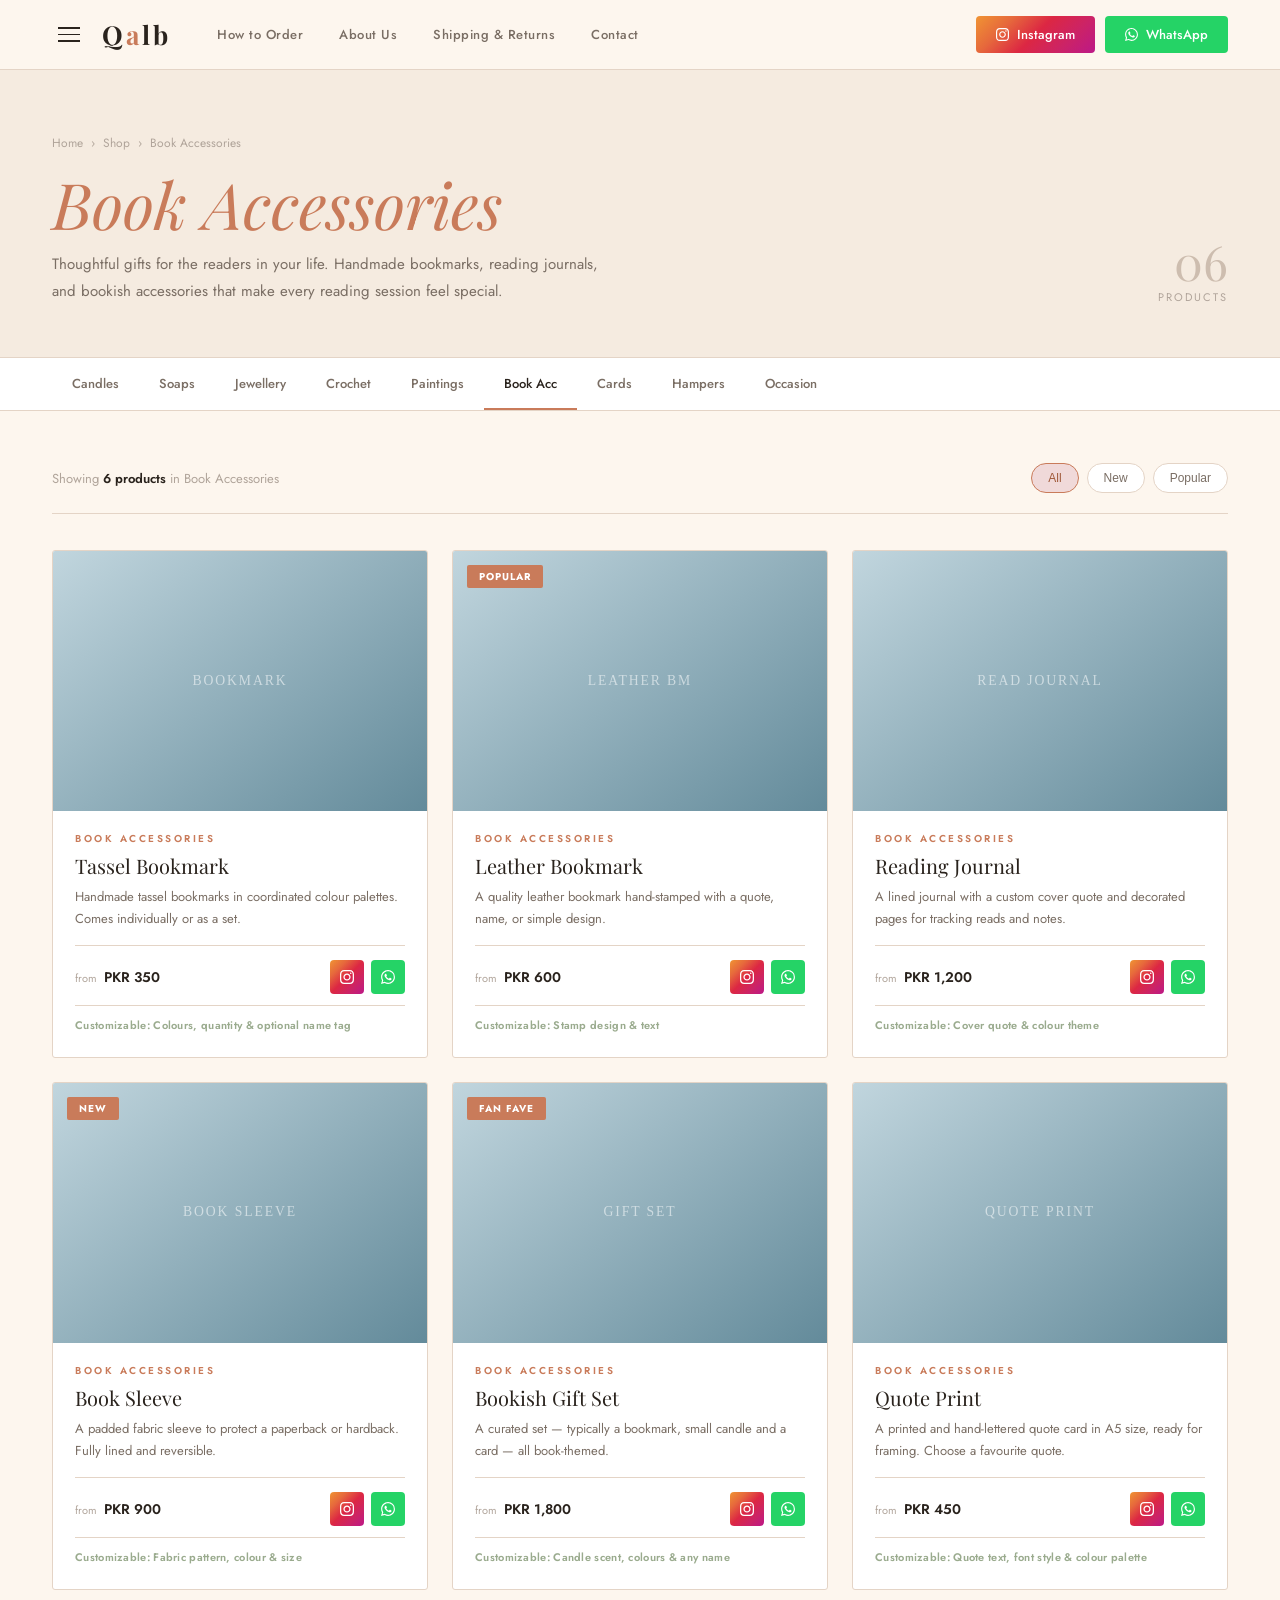
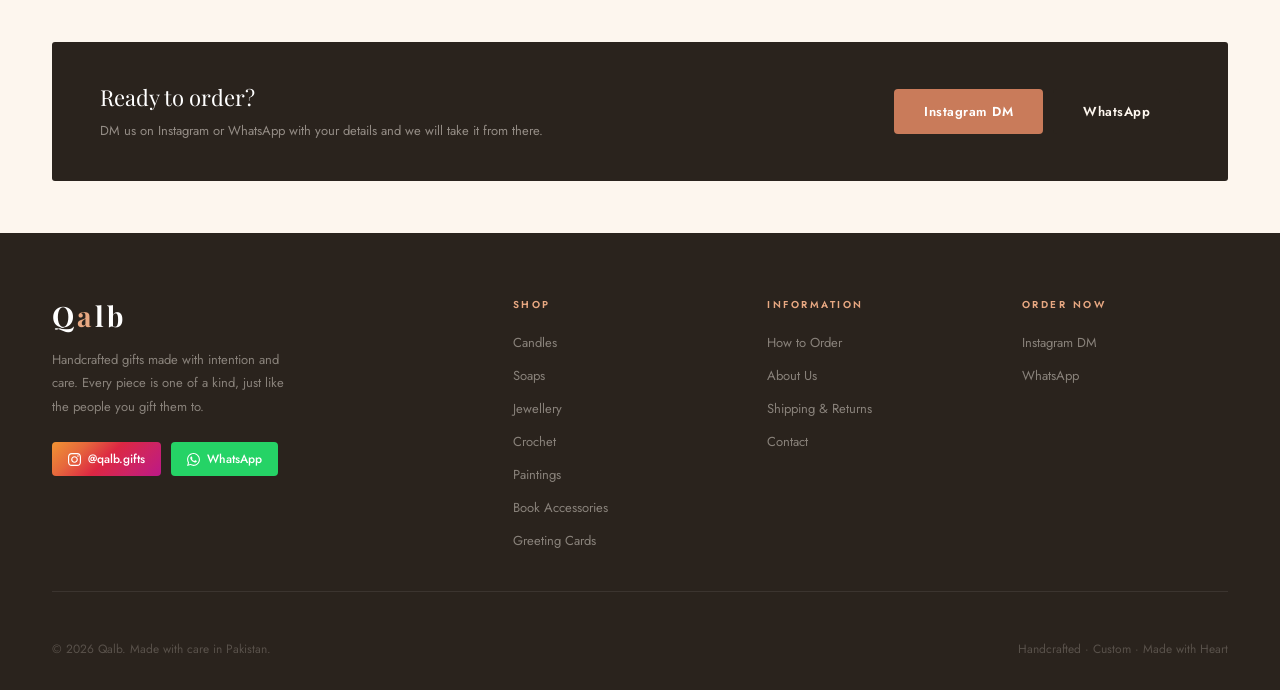
<file: cat-books.html>
<!DOCTYPE html>
<html lang="en">
<head>
<meta charset="UTF-8">
<meta name="viewport" content="width=device-width, initial-scale=1.0">
<title>Book Accessories — Qalb</title>
<link rel="stylesheet" href="style.css">
<style>
.cat-page-header {
  padding: 64px 52px 52px;
  background: var(--warm);
  border-bottom: 1px solid var(--border);
  display: grid;
  grid-template-columns: 1fr auto;
  align-items: end;
  gap: 40px;
}
.cat-page-breadcrumb {
  font-size: 12px; color: var(--light);
  display: flex; align-items: center; gap: 8px; margin-bottom: 18px;
}
.cat-page-breadcrumb a { color: var(--light); text-decoration: none; transition: color .2s; }
.cat-page-breadcrumb a:hover { color: var(--terracotta); }
.cat-page-title {
  font-family: 'Playfair Display', serif;
  font-size: clamp(36px, 5vw, 64px); font-weight: 400; line-height: 1.05;
}
.cat-page-title em { font-style: italic; color: var(--terracotta); }
.cat-page-desc { font-size: 15px; line-height: 1.8; color: var(--mid); max-width: 560px; margin-top: 14px; }
.cat-page-meta { text-align: right; }
.cat-page-count { font-family: 'Playfair Display', serif; font-size: 48px; font-weight: 400; color: var(--border-dark); line-height: 1; }
.cat-page-count-label { font-size: 11px; letter-spacing: 2px; text-transform: uppercase; color: var(--light); margin-top: 4px; }

.cat-nav-strip {
  display: flex; gap: 0; overflow-x: auto; border-bottom: 1px solid var(--border);
  background: white; padding: 0 52px;
}
.cat-nav-strip::-webkit-scrollbar { display: none; }
.cat-nav-strip a {
  display: block; padding: 0 20px; height: 52px; line-height: 52px;
  font-size: 13px; font-weight: 500; white-space: nowrap;
  text-decoration: none; color: var(--mid);
  border-bottom: 2px solid transparent;
  transition: color .2s, border-color .2s;
  flex-shrink: 0;
}
.cat-nav-strip a:hover { color: var(--charcoal); }
.cat-nav-strip a.active { color: var(--charcoal); border-bottom-color: var(--terracotta); }

.prod-main { padding: 52px; }

.sort-bar {
  display: flex; align-items: center; justify-content: space-between;
  margin-bottom: 36px; padding-bottom: 20px; border-bottom: 1px solid var(--border);
}
.sort-bar-left { font-size: 13px; color: var(--light); }
.sort-bar-left strong { color: var(--charcoal); font-weight: 600; }
.sort-tags { display: flex; gap: 8px; flex-wrap: wrap; }
.sort-tag {
  padding: 7px 16px; border-radius: 40px; border: 1px solid var(--border);
  font-size: 12px; font-weight: 500; cursor: pointer; color: var(--mid);
  background: white; transition: all .2s;
}
.sort-tag.active, .sort-tag:hover { border-color: var(--terracotta); background: var(--rose-light); color: var(--terra-dark); }

.prod-grid {
  display: grid; grid-template-columns: repeat(3, 1fr); gap: 24px;
}

.prod-card {
  border: 1px solid var(--border); border-radius: 3px;
  overflow: hidden; background: white;
  transition: box-shadow .3s, transform .3s;
  opacity: 0; transform: translateY(24px);
  transition: opacity .5s ease, transform .5s ease, box-shadow .3s, border-color .3s;
}
.prod-card.visible { opacity: 1; transform: translateY(0); }
.prod-card:hover { box-shadow: 0 12px 40px rgba(42,35,29,.1); border-color: var(--border-dark); }

.prod-card-img {
  height: 260px; position: relative; overflow: hidden;
}
.prod-card-img img {
  width: 100%; height: 100%; object-fit: cover; display: block;
  transition: transform .5s ease;
}
.prod-card:hover .prod-card-img img { transform: scale(1.04); }

.prod-card-badge {
  position: absolute; top: 14px; left: 14px;
  background: var(--terracotta); color: white;
  font-size: 10px; font-weight: 700; letter-spacing: 1px;
  text-transform: uppercase; padding: 4px 12px; border-radius: 2px;
  z-index: 1;
}

.prod-card-body { padding: 20px 22px 24px; }
.prod-card-label { font-size: 10px; letter-spacing: 2.5px; text-transform: uppercase; font-weight: 600; color: var(--terracotta); margin-bottom: 7px; }
.prod-card-name { font-family: 'Playfair Display', serif; font-size: 20px; font-weight: 400; margin-bottom: 8px; line-height: 1.25; }
.prod-card-desc { font-size: 13px; line-height: 1.65; color: var(--mid); margin-bottom: 16px; }
.prod-card-footer { display: flex; align-items: center; justify-content: space-between; padding-top: 14px; border-top: 1px solid var(--border); }
.prod-price { font-size: 14px; font-weight: 600; color: var(--charcoal); }
.prod-price .from { font-size: 11px; color: var(--light); font-weight: 400; margin-right: 3px; }
.prod-order-btns { display: flex; gap: 7px; }
.prod-btn {
  width: 34px; height: 34px; border-radius: 4px; border: none;
  cursor: pointer; display: flex; align-items: center; justify-content: center;
  text-decoration: none; transition: opacity .2s, transform .2s;
  flex-shrink: 0;
}
.prod-btn:hover { opacity: .88; transform: translateY(-1px); }
.prod-btn-ig { background: linear-gradient(135deg,#f09433,#e6683c,#dc2743,#cc2366,#bc1888); }
.prod-btn-wa { background: #25d366; }
.prod-card-customize {
  font-size: 11px; color: var(--sage); font-weight: 600;
  letter-spacing: .3px; margin-top: 11px; padding-top: 11px; border-top: 1px solid var(--border);
}

.cat-cta-strip {
  background: var(--charcoal); margin: 0 52px 52px; border-radius: 3px;
  padding: 40px 48px;
  display: flex; align-items: center; justify-content: space-between; gap: 32px; flex-wrap: wrap;
}
.cat-cta-strip-text strong { font-family: 'Playfair Display', serif; font-size: 22px; font-weight: 400; color: white; display: block; margin-bottom: 6px; }
.cat-cta-strip-text span { font-size: 13px; color: rgba(253,246,238,.5); }
.cat-cta-strip-btns { display: flex; gap: 10px; flex-shrink: 0; }

@media(max-width:960px){
  .cat-page-header{grid-template-columns:1fr;padding:48px 24px;}.cat-page-meta{display:none;}
  .cat-nav-strip{padding:0 24px;}.prod-main{padding:32px 24px;}
  .prod-grid{grid-template-columns:1fr 1fr;}
  .cat-cta-strip{margin:0 24px 40px;padding:32px 24px;flex-direction:column;}
  .sort-tags{display:none;}
}
@media(max-width:600px){.prod-grid{grid-template-columns:1fr;}}
</style>
</head>
<body>
<div class="sidebar-overlay" id="sidebarOverlay"></div>
<aside class="sidebar" id="sidebar">
  <div class="sidebar-head"><span class="sidebar-title">Browse by Category</span><button class="sidebar-close" id="sidebarClose">&times;</button></div>
  <div class="sidebar-body">
    <p class="sidebar-section-label">Gift Categories</p>
    <ul class="sidebar-cat-list"><li><a href="cat-candles.html">Candles <span class="cat-count">12 items</span></a></li>
<li><a href="cat-soaps.html">Soaps <span class="cat-count">8 items</span></a></li>
<li><a href="cat-jewellery.html">Jewellery <span class="cat-count">15 items</span></a></li>
<li><a href="cat-crochet.html">Crochet <span class="cat-count">10 items</span></a></li>
<li><a href="cat-paintings.html">Paintings <span class="cat-count">6 items</span></a></li>
<li><a href="cat-books.html" class="active">Book Accessories <span class="cat-count">9 items</span></a></li>
<li><a href="cat-cards.html">Greeting Cards <span class="cat-count">14 items</span></a></li>
<li><a href="cat-hampers.html">Gift Hampers <span class="cat-count">7 items</span></a></li>
<li><a href="cat-occasion.html">Occasion Sets <span class="cat-count">5 items</span></a></li>
</ul>
    <div class="sidebar-divider"></div>
    <p class="sidebar-section-label">Place an Order</p>
    <div class="sidebar-contact-links">
      <a href="https://instagram.com/qalb.gifts" target="_blank" class="link-ig"><svg width="16" height="16" viewBox="0 0 24 24" fill="currentColor"><path d="M12 2.163c3.204 0 3.584.012 4.85.07 3.252.148 4.771 1.691 4.919 4.919.058 1.265.069 1.645.069 4.849 0 3.205-.012 3.584-.069 4.849-.149 3.225-1.664 4.771-4.919 4.919-1.266.058-1.644.07-4.85.07-3.204 0-3.584-.012-4.849-.07-3.26-.149-4.771-1.699-4.919-4.92-.058-1.265-.07-1.644-.07-4.849 0-3.204.013-3.583.07-4.849.149-3.227 1.664-4.771 4.919-4.919 1.266-.057 1.645-.069 4.849-.069zm0-2.163c-3.259 0-3.667.014-4.947.072-4.358.2-6.78 2.618-6.98 6.98-.059 1.281-.073 1.689-.073 4.948 0 3.259.014 3.668.072 4.948.2 4.358 2.618 6.78 6.98 6.98 1.281.058 1.689.072 4.948.072 3.259 0 3.668-.014 4.948-.072 4.354-.2 6.782-2.618 6.979-6.98.059-1.28.073-1.689.073-4.948 0-3.259-.014-3.667-.072-4.947-.196-4.354-2.617-6.78-6.979-6.98-1.281-.059-1.69-.073-4.949-.073zm0 5.838c-3.403 0-6.162 2.759-6.162 6.162s2.759 6.163 6.162 6.163 6.162-2.759 6.162-6.163c0-3.403-2.759-6.162-6.162-6.162zm0 10.162c-2.209 0-4-1.79-4-4 0-2.209 1.791-4 4-4s4 1.791 4 4c0 2.21-1.791 4-4 4zm6.406-11.845c-.796 0-1.441.645-1.441 1.44s.645 1.44 1.441 1.44c.795 0 1.439-.645 1.439-1.44s-.644-1.44-1.439-1.44z"/></svg>DM on Instagram</a>
      <a href="https://wa.me/923001234567" target="_blank" class="link-wa"><svg width="16" height="16" viewBox="0 0 24 24" fill="currentColor"><path d="M17.472 14.382c-.297-.149-1.758-.867-2.03-.967-.273-.099-.471-.148-.67.15-.197.297-.767.966-.94 1.164-.173.199-.347.223-.644.075-.297-.15-1.255-.463-2.39-1.475-.883-.788-1.48-1.761-1.653-2.059-.173-.297-.018-.458.13-.606.134-.133.298-.347.446-.52.149-.174.198-.298.298-.497.099-.198.05-.371-.025-.52-.075-.149-.669-1.612-.916-2.207-.242-.579-.487-.5-.669-.51-.173-.008-.371-.01-.57-.01-.198 0-.52.074-.792.372-.272.297-1.04 1.016-1.04 2.479 0 1.462 1.065 2.875 1.213 3.074.149.198 2.096 3.2 5.077 4.487.709.306 1.262.489 1.694.625.712.227 1.36.195 1.871.118.571-.085 1.758-.719 2.006-1.413.248-.694.248-1.289.173-1.413-.074-.124-.272-.198-.57-.347m-5.421 7.403h-.004a9.87 9.87 0 01-5.031-1.378l-.361-.214-3.741.982.998-3.648-.235-.374a9.86 9.86 0 01-1.51-5.26c.001-5.45 4.436-9.884 9.888-9.884 2.64 0 5.122 1.03 6.988 2.898a9.825 9.825 0 012.893 6.994c-.003 5.45-4.437 9.884-9.885 9.884m8.413-18.297A11.815 11.815 0 0012.05 0C5.495 0 .16 5.335.157 11.892c0 2.096.547 4.142 1.588 5.945L.057 24l6.305-1.654a11.882 11.882 0 005.683 1.448h.005c6.554 0 11.89-5.335 11.893-11.893a11.821 11.821 0 00-3.48-8.413z"/></svg>Chat on WhatsApp</a>
    </div>
  </div>
</aside>
<nav id="mainNav">
  <div class="nav-left">
    <button class="nav-menu-btn" id="sidebarOpen"><span></span><span></span><span></span></button>
    <a href="index.html" class="nav-logo">Q<span>a</span>lb</a>
    <ul class="nav-links">
      <li><a href="how-to-order.html">How to Order</a></li>
      <li><a href="about.html">About Us</a></li>
      <li><a href="shipping.html">Shipping &amp; Returns</a></li>
      <li><a href="contact.html">Contact</a></li>
    </ul>
  </div>
  <div class="nav-right">
    <a href="https://instagram.com/qalb.gifts" target="_blank" class="nav-btn nav-btn-ig"><svg width="13" height="13" viewBox="0 0 24 24" fill="currentColor"><path d="M12 2.163c3.204 0 3.584.012 4.85.07 3.252.148 4.771 1.691 4.919 4.919.058 1.265.069 1.645.069 4.849 0 3.205-.012 3.584-.069 4.849-.149 3.225-1.664 4.771-4.919 4.919-1.266.058-1.644.07-4.85.07-3.204 0-3.584-.012-4.849-.07-3.26-.149-4.771-1.699-4.919-4.92-.058-1.265-.07-1.644-.07-4.849 0-3.204.013-3.583.07-4.849.149-3.227 1.664-4.771 4.919-4.919 1.266-.057 1.645-.069 4.849-.069zm0-2.163c-3.259 0-3.667.014-4.947.072-4.358.2-6.78 2.618-6.98 6.98-.059 1.281-.073 1.689-.073 4.948 0 3.259.014 3.668.072 4.948.2 4.358 2.618 6.78 6.98 6.98 1.281.058 1.689.072 4.948.072 3.259 0 3.668-.014 4.948-.072 4.354-.2 6.782-2.618 6.979-6.98.059-1.28.073-1.689.073-4.948 0-3.259-.014-3.667-.072-4.947-.196-4.354-2.617-6.78-6.979-6.98-1.281-.059-1.69-.073-4.949-.073zm0 5.838c-3.403 0-6.162 2.759-6.162 6.162s2.759 6.163 6.162 6.163 6.162-2.759 6.162-6.163c0-3.403-2.759-6.162-6.162-6.162zm0 10.162c-2.209 0-4-1.79-4-4 0-2.209 1.791-4 4-4s4 1.791 4 4c0 2.21-1.791 4-4 4zm6.406-11.845c-.796 0-1.441.645-1.441 1.44s.645 1.44 1.441 1.44c.795 0 1.439-.645 1.439-1.44s-.644-1.44-1.439-1.44z"/></svg>Instagram</a>
    <a href="https://wa.me/923001234567" target="_blank" class="nav-btn nav-btn-wa"><svg width="13" height="13" viewBox="0 0 24 24" fill="currentColor"><path d="M17.472 14.382c-.297-.149-1.758-.867-2.03-.967-.273-.099-.471-.148-.67.15-.197.297-.767.966-.94 1.164-.173.199-.347.223-.644.075-.297-.15-1.255-.463-2.39-1.475-.883-.788-1.48-1.761-1.653-2.059-.173-.297-.018-.458.13-.606.134-.133.298-.347.446-.52.149-.174.198-.298.298-.497.099-.198.05-.371-.025-.52-.075-.149-.669-1.612-.916-2.207-.242-.579-.487-.5-.669-.51-.173-.008-.371-.01-.57-.01-.198 0-.52.074-.792.372-.272.297-1.04 1.016-1.04 2.479 0 1.462 1.065 2.875 1.213 3.074.149.198 2.096 3.2 5.077 4.487.709.306 1.262.489 1.694.625.712.227 1.36.195 1.871.118.571-.085 1.758-.719 2.006-1.413.248-.694.248-1.289.173-1.413-.074-.124-.272-.198-.57-.347m-5.421 7.403h-.004a9.87 9.87 0 01-5.031-1.378l-.361-.214-3.741.982.998-3.648-.235-.374a9.86 9.86 0 01-1.51-5.26c.001-5.45 4.436-9.884 9.888-9.884 2.64 0 5.122 1.03 6.988 2.898a9.825 9.825 0 012.893 6.994c-.003 5.45-4.437 9.884-9.885 9.884m8.413-18.297A11.815 11.815 0 0012.05 0C5.495 0 .16 5.335.157 11.892c0 2.096.547 4.142 1.588 5.945L.057 24l6.305-1.654a11.882 11.882 0 005.683 1.448h.005c6.554 0 11.89-5.335 11.893-11.893a11.821 11.821 0 00-3.48-8.413z"/></svg>WhatsApp</a>
  </div>
</nav>
<div class="page">
  <div class="cat-page-header">
    <div>
      <div class="cat-page-breadcrumb">
        <a href="index.html">Home</a><span>&#8250;</span>
        <a href="shop.html">Shop</a><span>&#8250;</span>
        <span>Book Accessories</span>
      </div>
      <h1 class="cat-page-title"><em>Book Accessories</em></h1>
      <p class="cat-page-desc">Thoughtful gifts for the readers in your life. Handmade bookmarks, reading journals, and bookish accessories that make every reading session feel special.</p>
    </div>
    <div class="cat-page-meta">
      <div class="cat-page-count">06</div>
      <div class="cat-page-count-label">Products</div>
    </div>
  </div>

  <div class="cat-nav-strip"><a href="cat-candles.html" class="">Candles</a><a href="cat-soaps.html" class="">Soaps</a><a href="cat-jewellery.html" class="">Jewellery</a><a href="cat-crochet.html" class="">Crochet</a><a href="cat-paintings.html" class="">Paintings</a><a href="cat-books.html" class="active">Book Acc</a><a href="cat-cards.html" class="">Cards</a><a href="cat-hampers.html" class="">Hampers</a><a href="cat-occasion.html" class="">Occasion</a></div>

  <div class="prod-main">
    <div class="sort-bar">
      <div class="sort-bar-left">Showing <strong>6 products</strong> in Book Accessories</div>
      <div class="sort-tags">
        <button class="sort-tag active">All</button>
        <button class="sort-tag">New</button>
        <button class="sort-tag">Popular</button>
      </div>
    </div>
    <div class="prod-grid">
        <div class="prod-card fade-up" data-delay="0.00s">
          <div class="prod-card-img">
            <img src="[data-uri]" alt="BOOKMARK" style="width:100%;height:100%;object-fit:cover;display:block;">
            
          </div>
          <div class="prod-card-body">
            <div class="prod-card-label">Book Accessories</div>
            <div class="prod-card-name">Tassel Bookmark</div>
            <div class="prod-card-desc">Handmade tassel bookmarks in coordinated colour palettes. Comes individually or as a set.</div>
            <div class="prod-card-footer">
              <div class="prod-price"><span class="from">from</span> PKR 350</div>
              <div class="prod-order-btns">
                <a href="https://instagram.com/qalb.gifts" target="_blank" class="prod-btn prod-btn-ig" title="Order on Instagram"><svg width="14" height="14" viewBox="0 0 24 24" fill="white"><path d="M12 2.163c3.204 0 3.584.012 4.85.07 3.252.148 4.771 1.691 4.919 4.919.058 1.265.069 1.645.069 4.849 0 3.205-.012 3.584-.069 4.849-.149 3.225-1.664 4.771-4.919 4.919-1.266.058-1.644.07-4.85.07-3.204 0-3.584-.012-4.849-.07-3.26-.149-4.771-1.699-4.919-4.92-.058-1.265-.07-1.644-.07-4.849 0-3.204.013-3.583.07-4.849.149-3.227 1.664-4.771 4.919-4.919 1.266-.057 1.645-.069 4.849-.069zm0-2.163c-3.259 0-3.667.014-4.947.072-4.358.2-6.78 2.618-6.98 6.98-.059 1.281-.073 1.689-.073 4.948 0 3.259.014 3.668.072 4.948.2 4.358 2.618 6.78 6.98 6.98 1.281.058 1.689.072 4.948.072 3.259 0 3.668-.014 4.948-.072 4.354-.2 6.782-2.618 6.979-6.98.059-1.28.073-1.689.073-4.948 0-3.259-.014-3.667-.072-4.947-.196-4.354-2.617-6.78-6.979-6.98-1.281-.059-1.69-.073-4.949-.073zm0 5.838c-3.403 0-6.162 2.759-6.162 6.162s2.759 6.163 6.162 6.163 6.162-2.759 6.162-6.163c0-3.403-2.759-6.162-6.162-6.162zm0 10.162c-2.209 0-4-1.79-4-4 0-2.209 1.791-4 4-4s4 1.791 4 4c0 2.21-1.791 4-4 4zm6.406-11.845c-.796 0-1.441.645-1.441 1.44s.645 1.44 1.441 1.44c.795 0 1.439-.645 1.439-1.44s-.644-1.44-1.439-1.44z"/></svg></a>
                <a href="https://wa.me/923001234567?text=Hi! I'd like to order: Tassel Bookmark" target="_blank" class="prod-btn prod-btn-wa" title="Order on WhatsApp"><svg width="14" height="14" viewBox="0 0 24 24" fill="white"><path d="M17.472 14.382c-.297-.149-1.758-.867-2.03-.967-.273-.099-.471-.148-.67.15-.197.297-.767.966-.94 1.164-.173.199-.347.223-.644.075-.297-.15-1.255-.463-2.39-1.475-.883-.788-1.48-1.761-1.653-2.059-.173-.297-.018-.458.13-.606.134-.133.298-.347.446-.52.149-.174.198-.298.298-.497.099-.198.05-.371-.025-.52-.075-.149-.669-1.612-.916-2.207-.242-.579-.487-.5-.669-.51-.173-.008-.371-.01-.57-.01-.198 0-.52.074-.792.372-.272.297-1.04 1.016-1.04 2.479 0 1.462 1.065 2.875 1.213 3.074.149.198 2.096 3.2 5.077 4.487.709.306 1.262.489 1.694.625.712.227 1.36.195 1.871.118.571-.085 1.758-.719 2.006-1.413.248-.694.248-1.289.173-1.413-.074-.124-.272-.198-.57-.347m-5.421 7.403h-.004a9.87 9.87 0 01-5.031-1.378l-.361-.214-3.741.982.998-3.648-.235-.374a9.86 9.86 0 01-1.51-5.26c.001-5.45 4.436-9.884 9.888-9.884 2.64 0 5.122 1.03 6.988 2.898a9.825 9.825 0 012.893 6.994c-.003 5.45-4.437 9.884-9.885 9.884m8.413-18.297A11.815 11.815 0 0012.05 0C5.495 0 .16 5.335.157 11.892c0 2.096.547 4.142 1.588 5.945L.057 24l6.305-1.654a11.882 11.882 0 005.683 1.448h.005c6.554 0 11.89-5.335 11.893-11.893a11.821 11.821 0 00-3.48-8.413z"/></svg></a>
              </div>
            </div>
            <div class="prod-card-customize">Customizable: Colours, quantity & optional name tag</div>
          </div>
        </div>
        <div class="prod-card fade-up" data-delay="0.07s">
          <div class="prod-card-img">
            <img src="[data-uri]" alt="LEATHER BM" style="width:100%;height:100%;object-fit:cover;display:block;">
            <div class="prod-card-badge">Popular</div>
          </div>
          <div class="prod-card-body">
            <div class="prod-card-label">Book Accessories</div>
            <div class="prod-card-name">Leather Bookmark</div>
            <div class="prod-card-desc">A quality leather bookmark hand-stamped with a quote, name, or simple design.</div>
            <div class="prod-card-footer">
              <div class="prod-price"><span class="from">from</span> PKR 600</div>
              <div class="prod-order-btns">
                <a href="https://instagram.com/qalb.gifts" target="_blank" class="prod-btn prod-btn-ig" title="Order on Instagram"><svg width="14" height="14" viewBox="0 0 24 24" fill="white"><path d="M12 2.163c3.204 0 3.584.012 4.85.07 3.252.148 4.771 1.691 4.919 4.919.058 1.265.069 1.645.069 4.849 0 3.205-.012 3.584-.069 4.849-.149 3.225-1.664 4.771-4.919 4.919-1.266.058-1.644.07-4.85.07-3.204 0-3.584-.012-4.849-.07-3.26-.149-4.771-1.699-4.919-4.92-.058-1.265-.07-1.644-.07-4.849 0-3.204.013-3.583.07-4.849.149-3.227 1.664-4.771 4.919-4.919 1.266-.057 1.645-.069 4.849-.069zm0-2.163c-3.259 0-3.667.014-4.947.072-4.358.2-6.78 2.618-6.98 6.98-.059 1.281-.073 1.689-.073 4.948 0 3.259.014 3.668.072 4.948.2 4.358 2.618 6.78 6.98 6.98 1.281.058 1.689.072 4.948.072 3.259 0 3.668-.014 4.948-.072 4.354-.2 6.782-2.618 6.979-6.98.059-1.28.073-1.689.073-4.948 0-3.259-.014-3.667-.072-4.947-.196-4.354-2.617-6.78-6.979-6.98-1.281-.059-1.69-.073-4.949-.073zm0 5.838c-3.403 0-6.162 2.759-6.162 6.162s2.759 6.163 6.162 6.163 6.162-2.759 6.162-6.163c0-3.403-2.759-6.162-6.162-6.162zm0 10.162c-2.209 0-4-1.79-4-4 0-2.209 1.791-4 4-4s4 1.791 4 4c0 2.21-1.791 4-4 4zm6.406-11.845c-.796 0-1.441.645-1.441 1.44s.645 1.44 1.441 1.44c.795 0 1.439-.645 1.439-1.44s-.644-1.44-1.439-1.44z"/></svg></a>
                <a href="https://wa.me/923001234567?text=Hi! I'd like to order: Leather Bookmark" target="_blank" class="prod-btn prod-btn-wa" title="Order on WhatsApp"><svg width="14" height="14" viewBox="0 0 24 24" fill="white"><path d="M17.472 14.382c-.297-.149-1.758-.867-2.03-.967-.273-.099-.471-.148-.67.15-.197.297-.767.966-.94 1.164-.173.199-.347.223-.644.075-.297-.15-1.255-.463-2.39-1.475-.883-.788-1.48-1.761-1.653-2.059-.173-.297-.018-.458.13-.606.134-.133.298-.347.446-.52.149-.174.198-.298.298-.497.099-.198.05-.371-.025-.52-.075-.149-.669-1.612-.916-2.207-.242-.579-.487-.5-.669-.51-.173-.008-.371-.01-.57-.01-.198 0-.52.074-.792.372-.272.297-1.04 1.016-1.04 2.479 0 1.462 1.065 2.875 1.213 3.074.149.198 2.096 3.2 5.077 4.487.709.306 1.262.489 1.694.625.712.227 1.36.195 1.871.118.571-.085 1.758-.719 2.006-1.413.248-.694.248-1.289.173-1.413-.074-.124-.272-.198-.57-.347m-5.421 7.403h-.004a9.87 9.87 0 01-5.031-1.378l-.361-.214-3.741.982.998-3.648-.235-.374a9.86 9.86 0 01-1.51-5.26c.001-5.45 4.436-9.884 9.888-9.884 2.64 0 5.122 1.03 6.988 2.898a9.825 9.825 0 012.893 6.994c-.003 5.45-4.437 9.884-9.885 9.884m8.413-18.297A11.815 11.815 0 0012.05 0C5.495 0 .16 5.335.157 11.892c0 2.096.547 4.142 1.588 5.945L.057 24l6.305-1.654a11.882 11.882 0 005.683 1.448h.005c6.554 0 11.89-5.335 11.893-11.893a11.821 11.821 0 00-3.48-8.413z"/></svg></a>
              </div>
            </div>
            <div class="prod-card-customize">Customizable: Stamp design & text</div>
          </div>
        </div>
        <div class="prod-card fade-up" data-delay="0.14s">
          <div class="prod-card-img">
            <img src="[data-uri]" alt="READ JOURNAL" style="width:100%;height:100%;object-fit:cover;display:block;">
            
          </div>
          <div class="prod-card-body">
            <div class="prod-card-label">Book Accessories</div>
            <div class="prod-card-name">Reading Journal</div>
            <div class="prod-card-desc">A lined journal with a custom cover quote and decorated pages for tracking reads and notes.</div>
            <div class="prod-card-footer">
              <div class="prod-price"><span class="from">from</span> PKR 1,200</div>
              <div class="prod-order-btns">
                <a href="https://instagram.com/qalb.gifts" target="_blank" class="prod-btn prod-btn-ig" title="Order on Instagram"><svg width="14" height="14" viewBox="0 0 24 24" fill="white"><path d="M12 2.163c3.204 0 3.584.012 4.85.07 3.252.148 4.771 1.691 4.919 4.919.058 1.265.069 1.645.069 4.849 0 3.205-.012 3.584-.069 4.849-.149 3.225-1.664 4.771-4.919 4.919-1.266.058-1.644.07-4.85.07-3.204 0-3.584-.012-4.849-.07-3.26-.149-4.771-1.699-4.919-4.92-.058-1.265-.07-1.644-.07-4.849 0-3.204.013-3.583.07-4.849.149-3.227 1.664-4.771 4.919-4.919 1.266-.057 1.645-.069 4.849-.069zm0-2.163c-3.259 0-3.667.014-4.947.072-4.358.2-6.78 2.618-6.98 6.98-.059 1.281-.073 1.689-.073 4.948 0 3.259.014 3.668.072 4.948.2 4.358 2.618 6.78 6.98 6.98 1.281.058 1.689.072 4.948.072 3.259 0 3.668-.014 4.948-.072 4.354-.2 6.782-2.618 6.979-6.98.059-1.28.073-1.689.073-4.948 0-3.259-.014-3.667-.072-4.947-.196-4.354-2.617-6.78-6.979-6.98-1.281-.059-1.69-.073-4.949-.073zm0 5.838c-3.403 0-6.162 2.759-6.162 6.162s2.759 6.163 6.162 6.163 6.162-2.759 6.162-6.163c0-3.403-2.759-6.162-6.162-6.162zm0 10.162c-2.209 0-4-1.79-4-4 0-2.209 1.791-4 4-4s4 1.791 4 4c0 2.21-1.791 4-4 4zm6.406-11.845c-.796 0-1.441.645-1.441 1.44s.645 1.44 1.441 1.44c.795 0 1.439-.645 1.439-1.44s-.644-1.44-1.439-1.44z"/></svg></a>
                <a href="https://wa.me/923001234567?text=Hi! I'd like to order: Reading Journal" target="_blank" class="prod-btn prod-btn-wa" title="Order on WhatsApp"><svg width="14" height="14" viewBox="0 0 24 24" fill="white"><path d="M17.472 14.382c-.297-.149-1.758-.867-2.03-.967-.273-.099-.471-.148-.67.15-.197.297-.767.966-.94 1.164-.173.199-.347.223-.644.075-.297-.15-1.255-.463-2.39-1.475-.883-.788-1.48-1.761-1.653-2.059-.173-.297-.018-.458.13-.606.134-.133.298-.347.446-.52.149-.174.198-.298.298-.497.099-.198.05-.371-.025-.52-.075-.149-.669-1.612-.916-2.207-.242-.579-.487-.5-.669-.51-.173-.008-.371-.01-.57-.01-.198 0-.52.074-.792.372-.272.297-1.04 1.016-1.04 2.479 0 1.462 1.065 2.875 1.213 3.074.149.198 2.096 3.2 5.077 4.487.709.306 1.262.489 1.694.625.712.227 1.36.195 1.871.118.571-.085 1.758-.719 2.006-1.413.248-.694.248-1.289.173-1.413-.074-.124-.272-.198-.57-.347m-5.421 7.403h-.004a9.87 9.87 0 01-5.031-1.378l-.361-.214-3.741.982.998-3.648-.235-.374a9.86 9.86 0 01-1.51-5.26c.001-5.45 4.436-9.884 9.888-9.884 2.64 0 5.122 1.03 6.988 2.898a9.825 9.825 0 012.893 6.994c-.003 5.45-4.437 9.884-9.885 9.884m8.413-18.297A11.815 11.815 0 0012.05 0C5.495 0 .16 5.335.157 11.892c0 2.096.547 4.142 1.588 5.945L.057 24l6.305-1.654a11.882 11.882 0 005.683 1.448h.005c6.554 0 11.89-5.335 11.893-11.893a11.821 11.821 0 00-3.48-8.413z"/></svg></a>
              </div>
            </div>
            <div class="prod-card-customize">Customizable: Cover quote & colour theme</div>
          </div>
        </div>
        <div class="prod-card fade-up" data-delay="0.21s">
          <div class="prod-card-img">
            <img src="[data-uri]" alt="BOOK SLEEVE" style="width:100%;height:100%;object-fit:cover;display:block;">
            <div class="prod-card-badge">New</div>
          </div>
          <div class="prod-card-body">
            <div class="prod-card-label">Book Accessories</div>
            <div class="prod-card-name">Book Sleeve</div>
            <div class="prod-card-desc">A padded fabric sleeve to protect a paperback or hardback. Fully lined and reversible.</div>
            <div class="prod-card-footer">
              <div class="prod-price"><span class="from">from</span> PKR 900</div>
              <div class="prod-order-btns">
                <a href="https://instagram.com/qalb.gifts" target="_blank" class="prod-btn prod-btn-ig" title="Order on Instagram"><svg width="14" height="14" viewBox="0 0 24 24" fill="white"><path d="M12 2.163c3.204 0 3.584.012 4.85.07 3.252.148 4.771 1.691 4.919 4.919.058 1.265.069 1.645.069 4.849 0 3.205-.012 3.584-.069 4.849-.149 3.225-1.664 4.771-4.919 4.919-1.266.058-1.644.07-4.85.07-3.204 0-3.584-.012-4.849-.07-3.26-.149-4.771-1.699-4.919-4.92-.058-1.265-.07-1.644-.07-4.849 0-3.204.013-3.583.07-4.849.149-3.227 1.664-4.771 4.919-4.919 1.266-.057 1.645-.069 4.849-.069zm0-2.163c-3.259 0-3.667.014-4.947.072-4.358.2-6.78 2.618-6.98 6.98-.059 1.281-.073 1.689-.073 4.948 0 3.259.014 3.668.072 4.948.2 4.358 2.618 6.78 6.98 6.98 1.281.058 1.689.072 4.948.072 3.259 0 3.668-.014 4.948-.072 4.354-.2 6.782-2.618 6.979-6.98.059-1.28.073-1.689.073-4.948 0-3.259-.014-3.667-.072-4.947-.196-4.354-2.617-6.78-6.979-6.98-1.281-.059-1.69-.073-4.949-.073zm0 5.838c-3.403 0-6.162 2.759-6.162 6.162s2.759 6.163 6.162 6.163 6.162-2.759 6.162-6.163c0-3.403-2.759-6.162-6.162-6.162zm0 10.162c-2.209 0-4-1.79-4-4 0-2.209 1.791-4 4-4s4 1.791 4 4c0 2.21-1.791 4-4 4zm6.406-11.845c-.796 0-1.441.645-1.441 1.44s.645 1.44 1.441 1.44c.795 0 1.439-.645 1.439-1.44s-.644-1.44-1.439-1.44z"/></svg></a>
                <a href="https://wa.me/923001234567?text=Hi! I'd like to order: Book Sleeve" target="_blank" class="prod-btn prod-btn-wa" title="Order on WhatsApp"><svg width="14" height="14" viewBox="0 0 24 24" fill="white"><path d="M17.472 14.382c-.297-.149-1.758-.867-2.03-.967-.273-.099-.471-.148-.67.15-.197.297-.767.966-.94 1.164-.173.199-.347.223-.644.075-.297-.15-1.255-.463-2.39-1.475-.883-.788-1.48-1.761-1.653-2.059-.173-.297-.018-.458.13-.606.134-.133.298-.347.446-.52.149-.174.198-.298.298-.497.099-.198.05-.371-.025-.52-.075-.149-.669-1.612-.916-2.207-.242-.579-.487-.5-.669-.51-.173-.008-.371-.01-.57-.01-.198 0-.52.074-.792.372-.272.297-1.04 1.016-1.04 2.479 0 1.462 1.065 2.875 1.213 3.074.149.198 2.096 3.2 5.077 4.487.709.306 1.262.489 1.694.625.712.227 1.36.195 1.871.118.571-.085 1.758-.719 2.006-1.413.248-.694.248-1.289.173-1.413-.074-.124-.272-.198-.57-.347m-5.421 7.403h-.004a9.87 9.87 0 01-5.031-1.378l-.361-.214-3.741.982.998-3.648-.235-.374a9.86 9.86 0 01-1.51-5.26c.001-5.45 4.436-9.884 9.888-9.884 2.64 0 5.122 1.03 6.988 2.898a9.825 9.825 0 012.893 6.994c-.003 5.45-4.437 9.884-9.885 9.884m8.413-18.297A11.815 11.815 0 0012.05 0C5.495 0 .16 5.335.157 11.892c0 2.096.547 4.142 1.588 5.945L.057 24l6.305-1.654a11.882 11.882 0 005.683 1.448h.005c6.554 0 11.89-5.335 11.893-11.893a11.821 11.821 0 00-3.48-8.413z"/></svg></a>
              </div>
            </div>
            <div class="prod-card-customize">Customizable: Fabric pattern, colour & size</div>
          </div>
        </div>
        <div class="prod-card fade-up" data-delay="0.28s">
          <div class="prod-card-img">
            <img src="[data-uri]" alt="GIFT SET" style="width:100%;height:100%;object-fit:cover;display:block;">
            <div class="prod-card-badge">Fan Fave</div>
          </div>
          <div class="prod-card-body">
            <div class="prod-card-label">Book Accessories</div>
            <div class="prod-card-name">Bookish Gift Set</div>
            <div class="prod-card-desc">A curated set — typically a bookmark, small candle and a card — all book-themed.</div>
            <div class="prod-card-footer">
              <div class="prod-price"><span class="from">from</span> PKR 1,800</div>
              <div class="prod-order-btns">
                <a href="https://instagram.com/qalb.gifts" target="_blank" class="prod-btn prod-btn-ig" title="Order on Instagram"><svg width="14" height="14" viewBox="0 0 24 24" fill="white"><path d="M12 2.163c3.204 0 3.584.012 4.85.07 3.252.148 4.771 1.691 4.919 4.919.058 1.265.069 1.645.069 4.849 0 3.205-.012 3.584-.069 4.849-.149 3.225-1.664 4.771-4.919 4.919-1.266.058-1.644.07-4.85.07-3.204 0-3.584-.012-4.849-.07-3.26-.149-4.771-1.699-4.919-4.92-.058-1.265-.07-1.644-.07-4.849 0-3.204.013-3.583.07-4.849.149-3.227 1.664-4.771 4.919-4.919 1.266-.057 1.645-.069 4.849-.069zm0-2.163c-3.259 0-3.667.014-4.947.072-4.358.2-6.78 2.618-6.98 6.98-.059 1.281-.073 1.689-.073 4.948 0 3.259.014 3.668.072 4.948.2 4.358 2.618 6.78 6.98 6.98 1.281.058 1.689.072 4.948.072 3.259 0 3.668-.014 4.948-.072 4.354-.2 6.782-2.618 6.979-6.98.059-1.28.073-1.689.073-4.948 0-3.259-.014-3.667-.072-4.947-.196-4.354-2.617-6.78-6.979-6.98-1.281-.059-1.69-.073-4.949-.073zm0 5.838c-3.403 0-6.162 2.759-6.162 6.162s2.759 6.163 6.162 6.163 6.162-2.759 6.162-6.163c0-3.403-2.759-6.162-6.162-6.162zm0 10.162c-2.209 0-4-1.79-4-4 0-2.209 1.791-4 4-4s4 1.791 4 4c0 2.21-1.791 4-4 4zm6.406-11.845c-.796 0-1.441.645-1.441 1.44s.645 1.44 1.441 1.44c.795 0 1.439-.645 1.439-1.44s-.644-1.44-1.439-1.44z"/></svg></a>
                <a href="https://wa.me/923001234567?text=Hi! I'd like to order: Bookish Gift Set" target="_blank" class="prod-btn prod-btn-wa" title="Order on WhatsApp"><svg width="14" height="14" viewBox="0 0 24 24" fill="white"><path d="M17.472 14.382c-.297-.149-1.758-.867-2.03-.967-.273-.099-.471-.148-.67.15-.197.297-.767.966-.94 1.164-.173.199-.347.223-.644.075-.297-.15-1.255-.463-2.39-1.475-.883-.788-1.48-1.761-1.653-2.059-.173-.297-.018-.458.13-.606.134-.133.298-.347.446-.52.149-.174.198-.298.298-.497.099-.198.05-.371-.025-.52-.075-.149-.669-1.612-.916-2.207-.242-.579-.487-.5-.669-.51-.173-.008-.371-.01-.57-.01-.198 0-.52.074-.792.372-.272.297-1.04 1.016-1.04 2.479 0 1.462 1.065 2.875 1.213 3.074.149.198 2.096 3.2 5.077 4.487.709.306 1.262.489 1.694.625.712.227 1.36.195 1.871.118.571-.085 1.758-.719 2.006-1.413.248-.694.248-1.289.173-1.413-.074-.124-.272-.198-.57-.347m-5.421 7.403h-.004a9.87 9.87 0 01-5.031-1.378l-.361-.214-3.741.982.998-3.648-.235-.374a9.86 9.86 0 01-1.51-5.26c.001-5.45 4.436-9.884 9.888-9.884 2.64 0 5.122 1.03 6.988 2.898a9.825 9.825 0 012.893 6.994c-.003 5.45-4.437 9.884-9.885 9.884m8.413-18.297A11.815 11.815 0 0012.05 0C5.495 0 .16 5.335.157 11.892c0 2.096.547 4.142 1.588 5.945L.057 24l6.305-1.654a11.882 11.882 0 005.683 1.448h.005c6.554 0 11.89-5.335 11.893-11.893a11.821 11.821 0 00-3.48-8.413z"/></svg></a>
              </div>
            </div>
            <div class="prod-card-customize">Customizable: Candle scent, colours & any name</div>
          </div>
        </div>
        <div class="prod-card fade-up" data-delay="0.35s">
          <div class="prod-card-img">
            <img src="[data-uri]" alt="QUOTE PRINT" style="width:100%;height:100%;object-fit:cover;display:block;">
            
          </div>
          <div class="prod-card-body">
            <div class="prod-card-label">Book Accessories</div>
            <div class="prod-card-name">Quote Print</div>
            <div class="prod-card-desc">A printed and hand-lettered quote card in A5 size, ready for framing. Choose a favourite quote.</div>
            <div class="prod-card-footer">
              <div class="prod-price"><span class="from">from</span> PKR 450</div>
              <div class="prod-order-btns">
                <a href="https://instagram.com/qalb.gifts" target="_blank" class="prod-btn prod-btn-ig" title="Order on Instagram"><svg width="14" height="14" viewBox="0 0 24 24" fill="white"><path d="M12 2.163c3.204 0 3.584.012 4.85.07 3.252.148 4.771 1.691 4.919 4.919.058 1.265.069 1.645.069 4.849 0 3.205-.012 3.584-.069 4.849-.149 3.225-1.664 4.771-4.919 4.919-1.266.058-1.644.07-4.85.07-3.204 0-3.584-.012-4.849-.07-3.26-.149-4.771-1.699-4.919-4.92-.058-1.265-.07-1.644-.07-4.849 0-3.204.013-3.583.07-4.849.149-3.227 1.664-4.771 4.919-4.919 1.266-.057 1.645-.069 4.849-.069zm0-2.163c-3.259 0-3.667.014-4.947.072-4.358.2-6.78 2.618-6.98 6.98-.059 1.281-.073 1.689-.073 4.948 0 3.259.014 3.668.072 4.948.2 4.358 2.618 6.78 6.98 6.98 1.281.058 1.689.072 4.948.072 3.259 0 3.668-.014 4.948-.072 4.354-.2 6.782-2.618 6.979-6.98.059-1.28.073-1.689.073-4.948 0-3.259-.014-3.667-.072-4.947-.196-4.354-2.617-6.78-6.979-6.98-1.281-.059-1.69-.073-4.949-.073zm0 5.838c-3.403 0-6.162 2.759-6.162 6.162s2.759 6.163 6.162 6.163 6.162-2.759 6.162-6.163c0-3.403-2.759-6.162-6.162-6.162zm0 10.162c-2.209 0-4-1.79-4-4 0-2.209 1.791-4 4-4s4 1.791 4 4c0 2.21-1.791 4-4 4zm6.406-11.845c-.796 0-1.441.645-1.441 1.44s.645 1.44 1.441 1.44c.795 0 1.439-.645 1.439-1.44s-.644-1.44-1.439-1.44z"/></svg></a>
                <a href="https://wa.me/923001234567?text=Hi! I'd like to order: Quote Print" target="_blank" class="prod-btn prod-btn-wa" title="Order on WhatsApp"><svg width="14" height="14" viewBox="0 0 24 24" fill="white"><path d="M17.472 14.382c-.297-.149-1.758-.867-2.03-.967-.273-.099-.471-.148-.67.15-.197.297-.767.966-.94 1.164-.173.199-.347.223-.644.075-.297-.15-1.255-.463-2.39-1.475-.883-.788-1.48-1.761-1.653-2.059-.173-.297-.018-.458.13-.606.134-.133.298-.347.446-.52.149-.174.198-.298.298-.497.099-.198.05-.371-.025-.52-.075-.149-.669-1.612-.916-2.207-.242-.579-.487-.5-.669-.51-.173-.008-.371-.01-.57-.01-.198 0-.52.074-.792.372-.272.297-1.04 1.016-1.04 2.479 0 1.462 1.065 2.875 1.213 3.074.149.198 2.096 3.2 5.077 4.487.709.306 1.262.489 1.694.625.712.227 1.36.195 1.871.118.571-.085 1.758-.719 2.006-1.413.248-.694.248-1.289.173-1.413-.074-.124-.272-.198-.57-.347m-5.421 7.403h-.004a9.87 9.87 0 01-5.031-1.378l-.361-.214-3.741.982.998-3.648-.235-.374a9.86 9.86 0 01-1.51-5.26c.001-5.45 4.436-9.884 9.888-9.884 2.64 0 5.122 1.03 6.988 2.898a9.825 9.825 0 012.893 6.994c-.003 5.45-4.437 9.884-9.885 9.884m8.413-18.297A11.815 11.815 0 0012.05 0C5.495 0 .16 5.335.157 11.892c0 2.096.547 4.142 1.588 5.945L.057 24l6.305-1.654a11.882 11.882 0 005.683 1.448h.005c6.554 0 11.89-5.335 11.893-11.893a11.821 11.821 0 00-3.48-8.413z"/></svg></a>
              </div>
            </div>
            <div class="prod-card-customize">Customizable: Quote text, font style & colour palette</div>
          </div>
        </div></div>
  </div>

  <div class="cat-cta-strip">
    <div class="cat-cta-strip-text">
      <strong>Ready to order?</strong>
      <span>DM us on Instagram or WhatsApp with your details and we will take it from there.</span>
    </div>
    <div class="cat-cta-strip-btns">
      <a href="https://instagram.com/qalb.gifts" target="_blank" class="btn btn-primary">Instagram DM</a>
      <a href="https://wa.me/923001234567?text=Hi! I'd like to order from your Book Accessories collection." target="_blank" class="btn btn-dark">WhatsApp</a>
    </div>
  </div>
</div>
<footer>
  <div class="footer-grid">
    <div><a href="index.html" class="footer-logo">Q<span>a</span>lb</a>
    <p class="footer-tagline">Handcrafted gifts made with intention and care. Every piece is one of a kind, just like the people you gift them to.</p>
    <div class="footer-socials">
      <a href="https://instagram.com/qalb.gifts" target="_blank" class="footer-social-btn ig"><svg width="13" height="13" viewBox="0 0 24 24" fill="currentColor"><path d="M12 2.163c3.204 0 3.584.012 4.85.07 3.252.148 4.771 1.691 4.919 4.919.058 1.265.069 1.645.069 4.849 0 3.205-.012 3.584-.069 4.849-.149 3.225-1.664 4.771-4.919 4.919-1.266.058-1.644.07-4.85.07-3.204 0-3.584-.012-4.849-.07-3.26-.149-4.771-1.699-4.919-4.92-.058-1.265-.07-1.644-.07-4.849 0-3.204.013-3.583.07-4.849.149-3.227 1.664-4.771 4.919-4.919 1.266-.057 1.645-.069 4.849-.069zm0-2.163c-3.259 0-3.667.014-4.947.072-4.358.2-6.78 2.618-6.98 6.98-.059 1.281-.073 1.689-.073 4.948 0 3.259.014 3.668.072 4.948.2 4.358 2.618 6.78 6.98 6.98 1.281.058 1.689.072 4.948.072 3.259 0 3.668-.014 4.948-.072 4.354-.2 6.782-2.618 6.979-6.98.059-1.28.073-1.689.073-4.948 0-3.259-.014-3.667-.072-4.947-.196-4.354-2.617-6.78-6.979-6.98-1.281-.059-1.69-.073-4.949-.073zm0 5.838c-3.403 0-6.162 2.759-6.162 6.162s2.759 6.163 6.162 6.163 6.162-2.759 6.162-6.163c0-3.403-2.759-6.162-6.162-6.162zm0 10.162c-2.209 0-4-1.79-4-4 0-2.209 1.791-4 4-4s4 1.791 4 4c0 2.21-1.791 4-4 4zm6.406-11.845c-.796 0-1.441.645-1.441 1.44s.645 1.44 1.441 1.44c.795 0 1.439-.645 1.439-1.44s-.644-1.44-1.439-1.44z"/></svg>@qalb.gifts</a>
      <a href="https://wa.me/923001234567" target="_blank" class="footer-social-btn wa"><svg width="13" height="13" viewBox="0 0 24 24" fill="currentColor"><path d="M17.472 14.382c-.297-.149-1.758-.867-2.03-.967-.273-.099-.471-.148-.67.15-.197.297-.767.966-.94 1.164-.173.199-.347.223-.644.075-.297-.15-1.255-.463-2.39-1.475-.883-.788-1.48-1.761-1.653-2.059-.173-.297-.018-.458.13-.606.134-.133.298-.347.446-.52.149-.174.198-.298.298-.497.099-.198.05-.371-.025-.52-.075-.149-.669-1.612-.916-2.207-.242-.579-.487-.5-.669-.51-.173-.008-.371-.01-.57-.01-.198 0-.52.074-.792.372-.272.297-1.04 1.016-1.04 2.479 0 1.462 1.065 2.875 1.213 3.074.149.198 2.096 3.2 5.077 4.487.709.306 1.262.489 1.694.625.712.227 1.36.195 1.871.118.571-.085 1.758-.719 2.006-1.413.248-.694.248-1.289.173-1.413-.074-.124-.272-.198-.57-.347m-5.421 7.403h-.004a9.87 9.87 0 01-5.031-1.378l-.361-.214-3.741.982.998-3.648-.235-.374a9.86 9.86 0 01-1.51-5.26c.001-5.45 4.436-9.884 9.888-9.884 2.64 0 5.122 1.03 6.988 2.898a9.825 9.825 0 012.893 6.994c-.003 5.45-4.437 9.884-9.885 9.884m8.413-18.297A11.815 11.815 0 0012.05 0C5.495 0 .16 5.335.157 11.892c0 2.096.547 4.142 1.588 5.945L.057 24l6.305-1.654a11.882 11.882 0 005.683 1.448h.005c6.554 0 11.89-5.335 11.893-11.893a11.821 11.821 0 00-3.48-8.413z"/></svg>WhatsApp</a>
    </div></div>
    <div><p class="footer-col-title">Shop</p><ul class="footer-links"><li><a href="cat-candles.html">Candles</a></li><li><a href="cat-soaps.html">Soaps</a></li><li><a href="cat-jewellery.html">Jewellery</a></li><li><a href="cat-crochet.html">Crochet</a></li><li><a href="cat-paintings.html">Paintings</a></li><li><a href="cat-books.html">Book Accessories</a></li><li><a href="cat-cards.html">Greeting Cards</a></li></ul></div>
    <div><p class="footer-col-title">Information</p><ul class="footer-links">
      <li><a href="how-to-order.html">How to Order</a></li>
      <li><a href="about.html">About Us</a></li>
      <li><a href="shipping.html">Shipping &amp; Returns</a></li>
      <li><a href="contact.html">Contact</a></li>
    </ul></div>
    <div><p class="footer-col-title">Order Now</p><ul class="footer-links">
      <li><a href="https://instagram.com/qalb.gifts" target="_blank">Instagram DM</a></li>
      <li><a href="https://wa.me/923001234567" target="_blank">WhatsApp</a></li>
    </ul></div>
  </div>
  <div class="footer-bottom"><span>&#169; 2026 Qalb. Made with care in Pakistan.</span><span>Handcrafted &middot; Custom &middot; Made with Heart</span></div>
</footer>
<script src="qalb.js"></script>
<script>
document.querySelectorAll('.sort-tag').forEach(btn => {
  btn.addEventListener('click', () => {
    document.querySelectorAll('.sort-tag').forEach(b => b.classList.remove('active'));
    btn.classList.add('active');
  });
});
</script>
</body>
</html>
</file>
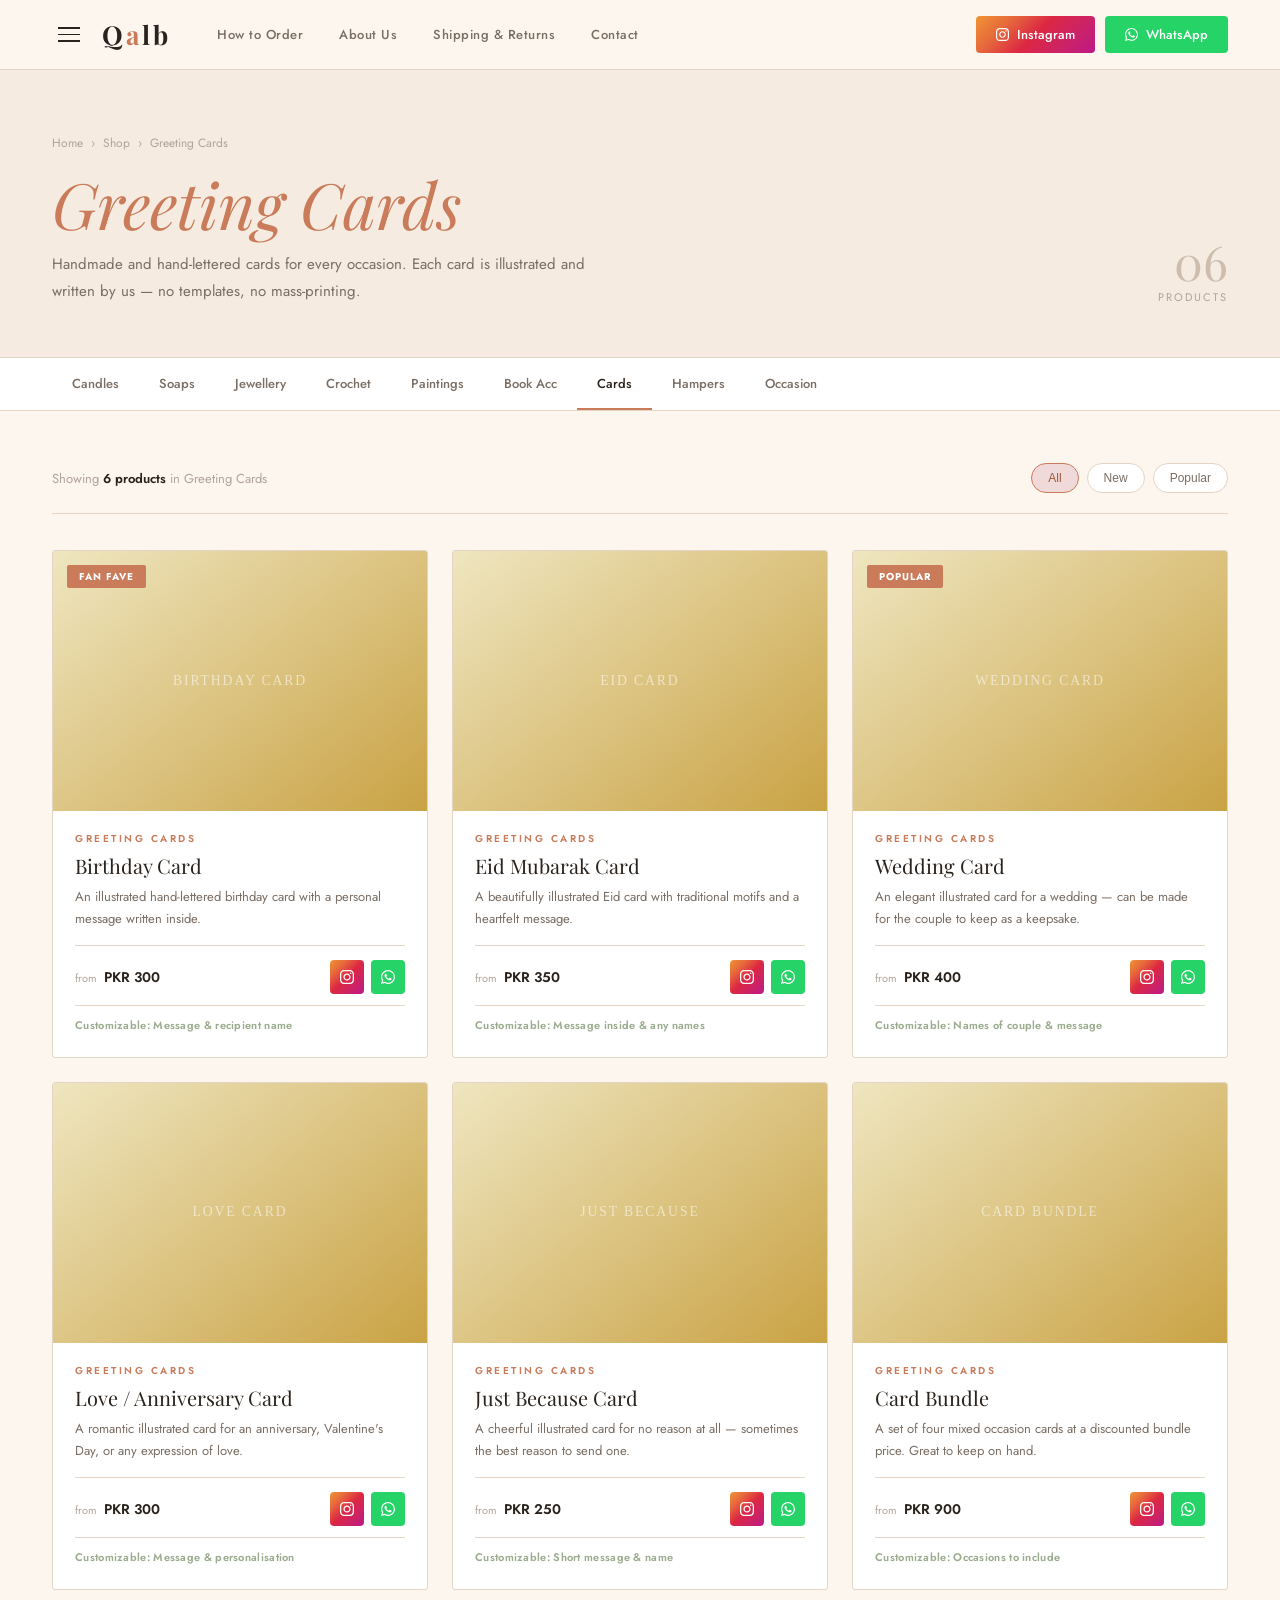
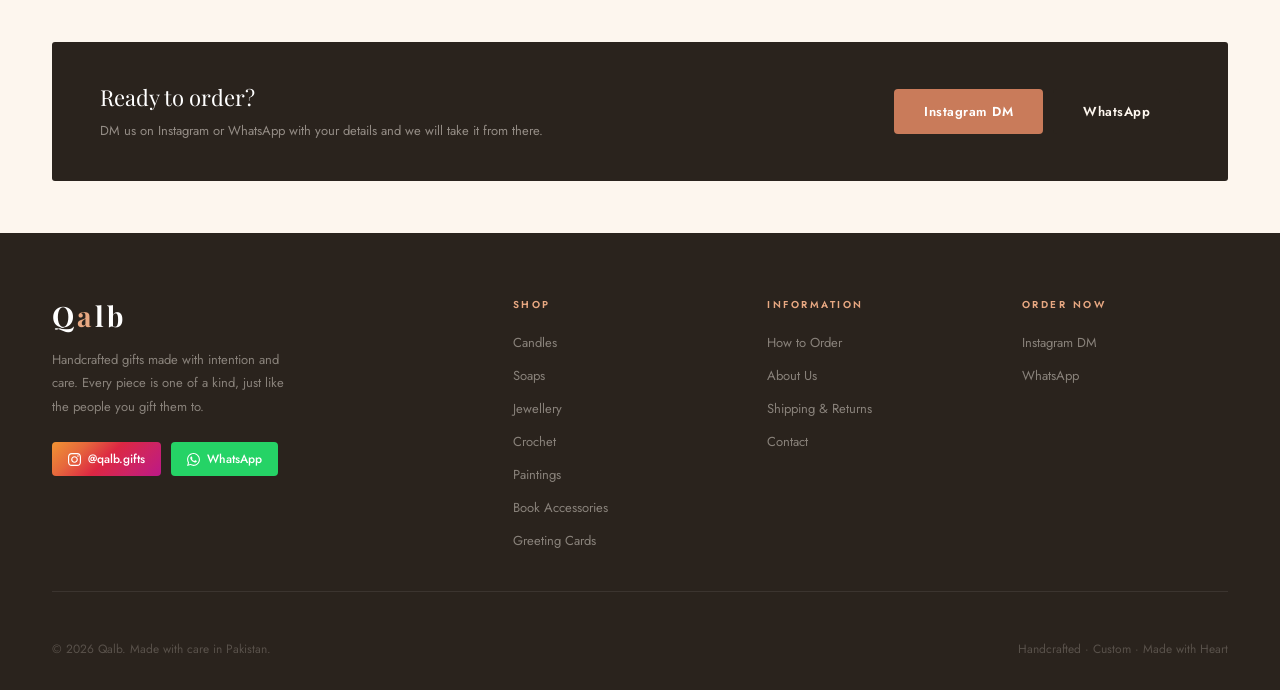
<file: cat-cards.html>
<!DOCTYPE html>
<html lang="en">
<head>
<meta charset="UTF-8">
<meta name="viewport" content="width=device-width, initial-scale=1.0">
<title>Greeting Cards — Qalb</title>
<link rel="stylesheet" href="style.css">
<style>
.cat-page-header {
  padding: 64px 52px 52px;
  background: var(--warm);
  border-bottom: 1px solid var(--border);
  display: grid;
  grid-template-columns: 1fr auto;
  align-items: end;
  gap: 40px;
}
.cat-page-breadcrumb {
  font-size: 12px; color: var(--light);
  display: flex; align-items: center; gap: 8px; margin-bottom: 18px;
}
.cat-page-breadcrumb a { color: var(--light); text-decoration: none; transition: color .2s; }
.cat-page-breadcrumb a:hover { color: var(--terracotta); }
.cat-page-title {
  font-family: 'Playfair Display', serif;
  font-size: clamp(36px, 5vw, 64px); font-weight: 400; line-height: 1.05;
}
.cat-page-title em { font-style: italic; color: var(--terracotta); }
.cat-page-desc { font-size: 15px; line-height: 1.8; color: var(--mid); max-width: 560px; margin-top: 14px; }
.cat-page-meta { text-align: right; }
.cat-page-count { font-family: 'Playfair Display', serif; font-size: 48px; font-weight: 400; color: var(--border-dark); line-height: 1; }
.cat-page-count-label { font-size: 11px; letter-spacing: 2px; text-transform: uppercase; color: var(--light); margin-top: 4px; }

.cat-nav-strip {
  display: flex; gap: 0; overflow-x: auto; border-bottom: 1px solid var(--border);
  background: white; padding: 0 52px;
}
.cat-nav-strip::-webkit-scrollbar { display: none; }
.cat-nav-strip a {
  display: block; padding: 0 20px; height: 52px; line-height: 52px;
  font-size: 13px; font-weight: 500; white-space: nowrap;
  text-decoration: none; color: var(--mid);
  border-bottom: 2px solid transparent;
  transition: color .2s, border-color .2s;
  flex-shrink: 0;
}
.cat-nav-strip a:hover { color: var(--charcoal); }
.cat-nav-strip a.active { color: var(--charcoal); border-bottom-color: var(--terracotta); }

.prod-main { padding: 52px; }

.sort-bar {
  display: flex; align-items: center; justify-content: space-between;
  margin-bottom: 36px; padding-bottom: 20px; border-bottom: 1px solid var(--border);
}
.sort-bar-left { font-size: 13px; color: var(--light); }
.sort-bar-left strong { color: var(--charcoal); font-weight: 600; }
.sort-tags { display: flex; gap: 8px; flex-wrap: wrap; }
.sort-tag {
  padding: 7px 16px; border-radius: 40px; border: 1px solid var(--border);
  font-size: 12px; font-weight: 500; cursor: pointer; color: var(--mid);
  background: white; transition: all .2s;
}
.sort-tag.active, .sort-tag:hover { border-color: var(--terracotta); background: var(--rose-light); color: var(--terra-dark); }

.prod-grid {
  display: grid; grid-template-columns: repeat(3, 1fr); gap: 24px;
}

.prod-card {
  border: 1px solid var(--border); border-radius: 3px;
  overflow: hidden; background: white;
  transition: box-shadow .3s, transform .3s;
  opacity: 0; transform: translateY(24px);
  transition: opacity .5s ease, transform .5s ease, box-shadow .3s, border-color .3s;
}
.prod-card.visible { opacity: 1; transform: translateY(0); }
.prod-card:hover { box-shadow: 0 12px 40px rgba(42,35,29,.1); border-color: var(--border-dark); }

.prod-card-img {
  height: 260px; position: relative; overflow: hidden;
}
.prod-card-img img {
  width: 100%; height: 100%; object-fit: cover; display: block;
  transition: transform .5s ease;
}
.prod-card:hover .prod-card-img img { transform: scale(1.04); }

.prod-card-badge {
  position: absolute; top: 14px; left: 14px;
  background: var(--terracotta); color: white;
  font-size: 10px; font-weight: 700; letter-spacing: 1px;
  text-transform: uppercase; padding: 4px 12px; border-radius: 2px;
  z-index: 1;
}

.prod-card-body { padding: 20px 22px 24px; }
.prod-card-label { font-size: 10px; letter-spacing: 2.5px; text-transform: uppercase; font-weight: 600; color: var(--terracotta); margin-bottom: 7px; }
.prod-card-name { font-family: 'Playfair Display', serif; font-size: 20px; font-weight: 400; margin-bottom: 8px; line-height: 1.25; }
.prod-card-desc { font-size: 13px; line-height: 1.65; color: var(--mid); margin-bottom: 16px; }
.prod-card-footer { display: flex; align-items: center; justify-content: space-between; padding-top: 14px; border-top: 1px solid var(--border); }
.prod-price { font-size: 14px; font-weight: 600; color: var(--charcoal); }
.prod-price .from { font-size: 11px; color: var(--light); font-weight: 400; margin-right: 3px; }
.prod-order-btns { display: flex; gap: 7px; }
.prod-btn {
  width: 34px; height: 34px; border-radius: 4px; border: none;
  cursor: pointer; display: flex; align-items: center; justify-content: center;
  text-decoration: none; transition: opacity .2s, transform .2s;
  flex-shrink: 0;
}
.prod-btn:hover { opacity: .88; transform: translateY(-1px); }
.prod-btn-ig { background: linear-gradient(135deg,#f09433,#e6683c,#dc2743,#cc2366,#bc1888); }
.prod-btn-wa { background: #25d366; }
.prod-card-customize {
  font-size: 11px; color: var(--sage); font-weight: 600;
  letter-spacing: .3px; margin-top: 11px; padding-top: 11px; border-top: 1px solid var(--border);
}

.cat-cta-strip {
  background: var(--charcoal); margin: 0 52px 52px; border-radius: 3px;
  padding: 40px 48px;
  display: flex; align-items: center; justify-content: space-between; gap: 32px; flex-wrap: wrap;
}
.cat-cta-strip-text strong { font-family: 'Playfair Display', serif; font-size: 22px; font-weight: 400; color: white; display: block; margin-bottom: 6px; }
.cat-cta-strip-text span { font-size: 13px; color: rgba(253,246,238,.5); }
.cat-cta-strip-btns { display: flex; gap: 10px; flex-shrink: 0; }

@media(max-width:960px){
  .cat-page-header{grid-template-columns:1fr;padding:48px 24px;}.cat-page-meta{display:none;}
  .cat-nav-strip{padding:0 24px;}.prod-main{padding:32px 24px;}
  .prod-grid{grid-template-columns:1fr 1fr;}
  .cat-cta-strip{margin:0 24px 40px;padding:32px 24px;flex-direction:column;}
  .sort-tags{display:none;}
}
@media(max-width:600px){.prod-grid{grid-template-columns:1fr;}}
</style>
</head>
<body>
<div class="sidebar-overlay" id="sidebarOverlay"></div>
<aside class="sidebar" id="sidebar">
  <div class="sidebar-head"><span class="sidebar-title">Browse by Category</span><button class="sidebar-close" id="sidebarClose">&times;</button></div>
  <div class="sidebar-body">
    <p class="sidebar-section-label">Gift Categories</p>
    <ul class="sidebar-cat-list"><li><a href="cat-candles.html">Candles <span class="cat-count">12 items</span></a></li>
<li><a href="cat-soaps.html">Soaps <span class="cat-count">8 items</span></a></li>
<li><a href="cat-jewellery.html">Jewellery <span class="cat-count">15 items</span></a></li>
<li><a href="cat-crochet.html">Crochet <span class="cat-count">10 items</span></a></li>
<li><a href="cat-paintings.html">Paintings <span class="cat-count">6 items</span></a></li>
<li><a href="cat-books.html">Book Accessories <span class="cat-count">9 items</span></a></li>
<li><a href="cat-cards.html" class="active">Greeting Cards <span class="cat-count">14 items</span></a></li>
<li><a href="cat-hampers.html">Gift Hampers <span class="cat-count">7 items</span></a></li>
<li><a href="cat-occasion.html">Occasion Sets <span class="cat-count">5 items</span></a></li>
</ul>
    <div class="sidebar-divider"></div>
    <p class="sidebar-section-label">Place an Order</p>
    <div class="sidebar-contact-links">
      <a href="https://instagram.com/qalb.gifts" target="_blank" class="link-ig"><svg width="16" height="16" viewBox="0 0 24 24" fill="currentColor"><path d="M12 2.163c3.204 0 3.584.012 4.85.07 3.252.148 4.771 1.691 4.919 4.919.058 1.265.069 1.645.069 4.849 0 3.205-.012 3.584-.069 4.849-.149 3.225-1.664 4.771-4.919 4.919-1.266.058-1.644.07-4.85.07-3.204 0-3.584-.012-4.849-.07-3.26-.149-4.771-1.699-4.919-4.92-.058-1.265-.07-1.644-.07-4.849 0-3.204.013-3.583.07-4.849.149-3.227 1.664-4.771 4.919-4.919 1.266-.057 1.645-.069 4.849-.069zm0-2.163c-3.259 0-3.667.014-4.947.072-4.358.2-6.78 2.618-6.98 6.98-.059 1.281-.073 1.689-.073 4.948 0 3.259.014 3.668.072 4.948.2 4.358 2.618 6.78 6.98 6.98 1.281.058 1.689.072 4.948.072 3.259 0 3.668-.014 4.948-.072 4.354-.2 6.782-2.618 6.979-6.98.059-1.28.073-1.689.073-4.948 0-3.259-.014-3.667-.072-4.947-.196-4.354-2.617-6.78-6.979-6.98-1.281-.059-1.69-.073-4.949-.073zm0 5.838c-3.403 0-6.162 2.759-6.162 6.162s2.759 6.163 6.162 6.163 6.162-2.759 6.162-6.163c0-3.403-2.759-6.162-6.162-6.162zm0 10.162c-2.209 0-4-1.79-4-4 0-2.209 1.791-4 4-4s4 1.791 4 4c0 2.21-1.791 4-4 4zm6.406-11.845c-.796 0-1.441.645-1.441 1.44s.645 1.44 1.441 1.44c.795 0 1.439-.645 1.439-1.44s-.644-1.44-1.439-1.44z"/></svg>DM on Instagram</a>
      <a href="https://wa.me/923001234567" target="_blank" class="link-wa"><svg width="16" height="16" viewBox="0 0 24 24" fill="currentColor"><path d="M17.472 14.382c-.297-.149-1.758-.867-2.03-.967-.273-.099-.471-.148-.67.15-.197.297-.767.966-.94 1.164-.173.199-.347.223-.644.075-.297-.15-1.255-.463-2.39-1.475-.883-.788-1.48-1.761-1.653-2.059-.173-.297-.018-.458.13-.606.134-.133.298-.347.446-.52.149-.174.198-.298.298-.497.099-.198.05-.371-.025-.52-.075-.149-.669-1.612-.916-2.207-.242-.579-.487-.5-.669-.51-.173-.008-.371-.01-.57-.01-.198 0-.52.074-.792.372-.272.297-1.04 1.016-1.04 2.479 0 1.462 1.065 2.875 1.213 3.074.149.198 2.096 3.2 5.077 4.487.709.306 1.262.489 1.694.625.712.227 1.36.195 1.871.118.571-.085 1.758-.719 2.006-1.413.248-.694.248-1.289.173-1.413-.074-.124-.272-.198-.57-.347m-5.421 7.403h-.004a9.87 9.87 0 01-5.031-1.378l-.361-.214-3.741.982.998-3.648-.235-.374a9.86 9.86 0 01-1.51-5.26c.001-5.45 4.436-9.884 9.888-9.884 2.64 0 5.122 1.03 6.988 2.898a9.825 9.825 0 012.893 6.994c-.003 5.45-4.437 9.884-9.885 9.884m8.413-18.297A11.815 11.815 0 0012.05 0C5.495 0 .16 5.335.157 11.892c0 2.096.547 4.142 1.588 5.945L.057 24l6.305-1.654a11.882 11.882 0 005.683 1.448h.005c6.554 0 11.89-5.335 11.893-11.893a11.821 11.821 0 00-3.48-8.413z"/></svg>Chat on WhatsApp</a>
    </div>
  </div>
</aside>
<nav id="mainNav">
  <div class="nav-left">
    <button class="nav-menu-btn" id="sidebarOpen"><span></span><span></span><span></span></button>
    <a href="index.html" class="nav-logo">Q<span>a</span>lb</a>
    <ul class="nav-links">
      <li><a href="how-to-order.html">How to Order</a></li>
      <li><a href="about.html">About Us</a></li>
      <li><a href="shipping.html">Shipping &amp; Returns</a></li>
      <li><a href="contact.html">Contact</a></li>
    </ul>
  </div>
  <div class="nav-right">
    <a href="https://instagram.com/qalb.gifts" target="_blank" class="nav-btn nav-btn-ig"><svg width="13" height="13" viewBox="0 0 24 24" fill="currentColor"><path d="M12 2.163c3.204 0 3.584.012 4.85.07 3.252.148 4.771 1.691 4.919 4.919.058 1.265.069 1.645.069 4.849 0 3.205-.012 3.584-.069 4.849-.149 3.225-1.664 4.771-4.919 4.919-1.266.058-1.644.07-4.85.07-3.204 0-3.584-.012-4.849-.07-3.26-.149-4.771-1.699-4.919-4.92-.058-1.265-.07-1.644-.07-4.849 0-3.204.013-3.583.07-4.849.149-3.227 1.664-4.771 4.919-4.919 1.266-.057 1.645-.069 4.849-.069zm0-2.163c-3.259 0-3.667.014-4.947.072-4.358.2-6.78 2.618-6.98 6.98-.059 1.281-.073 1.689-.073 4.948 0 3.259.014 3.668.072 4.948.2 4.358 2.618 6.78 6.98 6.98 1.281.058 1.689.072 4.948.072 3.259 0 3.668-.014 4.948-.072 4.354-.2 6.782-2.618 6.979-6.98.059-1.28.073-1.689.073-4.948 0-3.259-.014-3.667-.072-4.947-.196-4.354-2.617-6.78-6.979-6.98-1.281-.059-1.69-.073-4.949-.073zm0 5.838c-3.403 0-6.162 2.759-6.162 6.162s2.759 6.163 6.162 6.163 6.162-2.759 6.162-6.163c0-3.403-2.759-6.162-6.162-6.162zm0 10.162c-2.209 0-4-1.79-4-4 0-2.209 1.791-4 4-4s4 1.791 4 4c0 2.21-1.791 4-4 4zm6.406-11.845c-.796 0-1.441.645-1.441 1.44s.645 1.44 1.441 1.44c.795 0 1.439-.645 1.439-1.44s-.644-1.44-1.439-1.44z"/></svg>Instagram</a>
    <a href="https://wa.me/923001234567" target="_blank" class="nav-btn nav-btn-wa"><svg width="13" height="13" viewBox="0 0 24 24" fill="currentColor"><path d="M17.472 14.382c-.297-.149-1.758-.867-2.03-.967-.273-.099-.471-.148-.67.15-.197.297-.767.966-.94 1.164-.173.199-.347.223-.644.075-.297-.15-1.255-.463-2.39-1.475-.883-.788-1.48-1.761-1.653-2.059-.173-.297-.018-.458.13-.606.134-.133.298-.347.446-.52.149-.174.198-.298.298-.497.099-.198.05-.371-.025-.52-.075-.149-.669-1.612-.916-2.207-.242-.579-.487-.5-.669-.51-.173-.008-.371-.01-.57-.01-.198 0-.52.074-.792.372-.272.297-1.04 1.016-1.04 2.479 0 1.462 1.065 2.875 1.213 3.074.149.198 2.096 3.2 5.077 4.487.709.306 1.262.489 1.694.625.712.227 1.36.195 1.871.118.571-.085 1.758-.719 2.006-1.413.248-.694.248-1.289.173-1.413-.074-.124-.272-.198-.57-.347m-5.421 7.403h-.004a9.87 9.87 0 01-5.031-1.378l-.361-.214-3.741.982.998-3.648-.235-.374a9.86 9.86 0 01-1.51-5.26c.001-5.45 4.436-9.884 9.888-9.884 2.64 0 5.122 1.03 6.988 2.898a9.825 9.825 0 012.893 6.994c-.003 5.45-4.437 9.884-9.885 9.884m8.413-18.297A11.815 11.815 0 0012.05 0C5.495 0 .16 5.335.157 11.892c0 2.096.547 4.142 1.588 5.945L.057 24l6.305-1.654a11.882 11.882 0 005.683 1.448h.005c6.554 0 11.89-5.335 11.893-11.893a11.821 11.821 0 00-3.48-8.413z"/></svg>WhatsApp</a>
  </div>
</nav>
<div class="page">
  <div class="cat-page-header">
    <div>
      <div class="cat-page-breadcrumb">
        <a href="index.html">Home</a><span>&#8250;</span>
        <a href="shop.html">Shop</a><span>&#8250;</span>
        <span>Greeting Cards</span>
      </div>
      <h1 class="cat-page-title"><em>Greeting Cards</em></h1>
      <p class="cat-page-desc">Handmade and hand-lettered cards for every occasion. Each card is illustrated and written by us — no templates, no mass-printing.</p>
    </div>
    <div class="cat-page-meta">
      <div class="cat-page-count">06</div>
      <div class="cat-page-count-label">Products</div>
    </div>
  </div>

  <div class="cat-nav-strip"><a href="cat-candles.html" class="">Candles</a><a href="cat-soaps.html" class="">Soaps</a><a href="cat-jewellery.html" class="">Jewellery</a><a href="cat-crochet.html" class="">Crochet</a><a href="cat-paintings.html" class="">Paintings</a><a href="cat-books.html" class="">Book Acc</a><a href="cat-cards.html" class="active">Cards</a><a href="cat-hampers.html" class="">Hampers</a><a href="cat-occasion.html" class="">Occasion</a></div>

  <div class="prod-main">
    <div class="sort-bar">
      <div class="sort-bar-left">Showing <strong>6 products</strong> in Greeting Cards</div>
      <div class="sort-tags">
        <button class="sort-tag active">All</button>
        <button class="sort-tag">New</button>
        <button class="sort-tag">Popular</button>
      </div>
    </div>
    <div class="prod-grid">
        <div class="prod-card fade-up" data-delay="0.00s">
          <div class="prod-card-img">
            <img src="[data-uri]" alt="BIRTHDAY CARD" style="width:100%;height:100%;object-fit:cover;display:block;">
            <div class="prod-card-badge">Fan Fave</div>
          </div>
          <div class="prod-card-body">
            <div class="prod-card-label">Greeting Cards</div>
            <div class="prod-card-name">Birthday Card</div>
            <div class="prod-card-desc">An illustrated hand-lettered birthday card with a personal message written inside.</div>
            <div class="prod-card-footer">
              <div class="prod-price"><span class="from">from</span> PKR 300</div>
              <div class="prod-order-btns">
                <a href="https://instagram.com/qalb.gifts" target="_blank" class="prod-btn prod-btn-ig" title="Order on Instagram"><svg width="14" height="14" viewBox="0 0 24 24" fill="white"><path d="M12 2.163c3.204 0 3.584.012 4.85.07 3.252.148 4.771 1.691 4.919 4.919.058 1.265.069 1.645.069 4.849 0 3.205-.012 3.584-.069 4.849-.149 3.225-1.664 4.771-4.919 4.919-1.266.058-1.644.07-4.85.07-3.204 0-3.584-.012-4.849-.07-3.26-.149-4.771-1.699-4.919-4.92-.058-1.265-.07-1.644-.07-4.849 0-3.204.013-3.583.07-4.849.149-3.227 1.664-4.771 4.919-4.919 1.266-.057 1.645-.069 4.849-.069zm0-2.163c-3.259 0-3.667.014-4.947.072-4.358.2-6.78 2.618-6.98 6.98-.059 1.281-.073 1.689-.073 4.948 0 3.259.014 3.668.072 4.948.2 4.358 2.618 6.78 6.98 6.98 1.281.058 1.689.072 4.948.072 3.259 0 3.668-.014 4.948-.072 4.354-.2 6.782-2.618 6.979-6.98.059-1.28.073-1.689.073-4.948 0-3.259-.014-3.667-.072-4.947-.196-4.354-2.617-6.78-6.979-6.98-1.281-.059-1.69-.073-4.949-.073zm0 5.838c-3.403 0-6.162 2.759-6.162 6.162s2.759 6.163 6.162 6.163 6.162-2.759 6.162-6.163c0-3.403-2.759-6.162-6.162-6.162zm0 10.162c-2.209 0-4-1.79-4-4 0-2.209 1.791-4 4-4s4 1.791 4 4c0 2.21-1.791 4-4 4zm6.406-11.845c-.796 0-1.441.645-1.441 1.44s.645 1.44 1.441 1.44c.795 0 1.439-.645 1.439-1.44s-.644-1.44-1.439-1.44z"/></svg></a>
                <a href="https://wa.me/923001234567?text=Hi! I'd like to order: Birthday Card" target="_blank" class="prod-btn prod-btn-wa" title="Order on WhatsApp"><svg width="14" height="14" viewBox="0 0 24 24" fill="white"><path d="M17.472 14.382c-.297-.149-1.758-.867-2.03-.967-.273-.099-.471-.148-.67.15-.197.297-.767.966-.94 1.164-.173.199-.347.223-.644.075-.297-.15-1.255-.463-2.39-1.475-.883-.788-1.48-1.761-1.653-2.059-.173-.297-.018-.458.13-.606.134-.133.298-.347.446-.52.149-.174.198-.298.298-.497.099-.198.05-.371-.025-.52-.075-.149-.669-1.612-.916-2.207-.242-.579-.487-.5-.669-.51-.173-.008-.371-.01-.57-.01-.198 0-.52.074-.792.372-.272.297-1.04 1.016-1.04 2.479 0 1.462 1.065 2.875 1.213 3.074.149.198 2.096 3.2 5.077 4.487.709.306 1.262.489 1.694.625.712.227 1.36.195 1.871.118.571-.085 1.758-.719 2.006-1.413.248-.694.248-1.289.173-1.413-.074-.124-.272-.198-.57-.347m-5.421 7.403h-.004a9.87 9.87 0 01-5.031-1.378l-.361-.214-3.741.982.998-3.648-.235-.374a9.86 9.86 0 01-1.51-5.26c.001-5.45 4.436-9.884 9.888-9.884 2.64 0 5.122 1.03 6.988 2.898a9.825 9.825 0 012.893 6.994c-.003 5.45-4.437 9.884-9.885 9.884m8.413-18.297A11.815 11.815 0 0012.05 0C5.495 0 .16 5.335.157 11.892c0 2.096.547 4.142 1.588 5.945L.057 24l6.305-1.654a11.882 11.882 0 005.683 1.448h.005c6.554 0 11.89-5.335 11.893-11.893a11.821 11.821 0 00-3.48-8.413z"/></svg></a>
              </div>
            </div>
            <div class="prod-card-customize">Customizable: Message & recipient name</div>
          </div>
        </div>
        <div class="prod-card fade-up" data-delay="0.07s">
          <div class="prod-card-img">
            <img src="[data-uri]" alt="EID CARD" style="width:100%;height:100%;object-fit:cover;display:block;">
            
          </div>
          <div class="prod-card-body">
            <div class="prod-card-label">Greeting Cards</div>
            <div class="prod-card-name">Eid Mubarak Card</div>
            <div class="prod-card-desc">A beautifully illustrated Eid card with traditional motifs and a heartfelt message.</div>
            <div class="prod-card-footer">
              <div class="prod-price"><span class="from">from</span> PKR 350</div>
              <div class="prod-order-btns">
                <a href="https://instagram.com/qalb.gifts" target="_blank" class="prod-btn prod-btn-ig" title="Order on Instagram"><svg width="14" height="14" viewBox="0 0 24 24" fill="white"><path d="M12 2.163c3.204 0 3.584.012 4.85.07 3.252.148 4.771 1.691 4.919 4.919.058 1.265.069 1.645.069 4.849 0 3.205-.012 3.584-.069 4.849-.149 3.225-1.664 4.771-4.919 4.919-1.266.058-1.644.07-4.85.07-3.204 0-3.584-.012-4.849-.07-3.26-.149-4.771-1.699-4.919-4.92-.058-1.265-.07-1.644-.07-4.849 0-3.204.013-3.583.07-4.849.149-3.227 1.664-4.771 4.919-4.919 1.266-.057 1.645-.069 4.849-.069zm0-2.163c-3.259 0-3.667.014-4.947.072-4.358.2-6.78 2.618-6.98 6.98-.059 1.281-.073 1.689-.073 4.948 0 3.259.014 3.668.072 4.948.2 4.358 2.618 6.78 6.98 6.98 1.281.058 1.689.072 4.948.072 3.259 0 3.668-.014 4.948-.072 4.354-.2 6.782-2.618 6.979-6.98.059-1.28.073-1.689.073-4.948 0-3.259-.014-3.667-.072-4.947-.196-4.354-2.617-6.78-6.979-6.98-1.281-.059-1.69-.073-4.949-.073zm0 5.838c-3.403 0-6.162 2.759-6.162 6.162s2.759 6.163 6.162 6.163 6.162-2.759 6.162-6.163c0-3.403-2.759-6.162-6.162-6.162zm0 10.162c-2.209 0-4-1.79-4-4 0-2.209 1.791-4 4-4s4 1.791 4 4c0 2.21-1.791 4-4 4zm6.406-11.845c-.796 0-1.441.645-1.441 1.44s.645 1.44 1.441 1.44c.795 0 1.439-.645 1.439-1.44s-.644-1.44-1.439-1.44z"/></svg></a>
                <a href="https://wa.me/923001234567?text=Hi! I'd like to order: Eid Mubarak Card" target="_blank" class="prod-btn prod-btn-wa" title="Order on WhatsApp"><svg width="14" height="14" viewBox="0 0 24 24" fill="white"><path d="M17.472 14.382c-.297-.149-1.758-.867-2.03-.967-.273-.099-.471-.148-.67.15-.197.297-.767.966-.94 1.164-.173.199-.347.223-.644.075-.297-.15-1.255-.463-2.39-1.475-.883-.788-1.48-1.761-1.653-2.059-.173-.297-.018-.458.13-.606.134-.133.298-.347.446-.52.149-.174.198-.298.298-.497.099-.198.05-.371-.025-.52-.075-.149-.669-1.612-.916-2.207-.242-.579-.487-.5-.669-.51-.173-.008-.371-.01-.57-.01-.198 0-.52.074-.792.372-.272.297-1.04 1.016-1.04 2.479 0 1.462 1.065 2.875 1.213 3.074.149.198 2.096 3.2 5.077 4.487.709.306 1.262.489 1.694.625.712.227 1.36.195 1.871.118.571-.085 1.758-.719 2.006-1.413.248-.694.248-1.289.173-1.413-.074-.124-.272-.198-.57-.347m-5.421 7.403h-.004a9.87 9.87 0 01-5.031-1.378l-.361-.214-3.741.982.998-3.648-.235-.374a9.86 9.86 0 01-1.51-5.26c.001-5.45 4.436-9.884 9.888-9.884 2.64 0 5.122 1.03 6.988 2.898a9.825 9.825 0 012.893 6.994c-.003 5.45-4.437 9.884-9.885 9.884m8.413-18.297A11.815 11.815 0 0012.05 0C5.495 0 .16 5.335.157 11.892c0 2.096.547 4.142 1.588 5.945L.057 24l6.305-1.654a11.882 11.882 0 005.683 1.448h.005c6.554 0 11.89-5.335 11.893-11.893a11.821 11.821 0 00-3.48-8.413z"/></svg></a>
              </div>
            </div>
            <div class="prod-card-customize">Customizable: Message inside & any names</div>
          </div>
        </div>
        <div class="prod-card fade-up" data-delay="0.14s">
          <div class="prod-card-img">
            <img src="[data-uri]" alt="WEDDING CARD" style="width:100%;height:100%;object-fit:cover;display:block;">
            <div class="prod-card-badge">Popular</div>
          </div>
          <div class="prod-card-body">
            <div class="prod-card-label">Greeting Cards</div>
            <div class="prod-card-name">Wedding Card</div>
            <div class="prod-card-desc">An elegant illustrated card for a wedding — can be made for the couple to keep as a keepsake.</div>
            <div class="prod-card-footer">
              <div class="prod-price"><span class="from">from</span> PKR 400</div>
              <div class="prod-order-btns">
                <a href="https://instagram.com/qalb.gifts" target="_blank" class="prod-btn prod-btn-ig" title="Order on Instagram"><svg width="14" height="14" viewBox="0 0 24 24" fill="white"><path d="M12 2.163c3.204 0 3.584.012 4.85.07 3.252.148 4.771 1.691 4.919 4.919.058 1.265.069 1.645.069 4.849 0 3.205-.012 3.584-.069 4.849-.149 3.225-1.664 4.771-4.919 4.919-1.266.058-1.644.07-4.85.07-3.204 0-3.584-.012-4.849-.07-3.26-.149-4.771-1.699-4.919-4.92-.058-1.265-.07-1.644-.07-4.849 0-3.204.013-3.583.07-4.849.149-3.227 1.664-4.771 4.919-4.919 1.266-.057 1.645-.069 4.849-.069zm0-2.163c-3.259 0-3.667.014-4.947.072-4.358.2-6.78 2.618-6.98 6.98-.059 1.281-.073 1.689-.073 4.948 0 3.259.014 3.668.072 4.948.2 4.358 2.618 6.78 6.98 6.98 1.281.058 1.689.072 4.948.072 3.259 0 3.668-.014 4.948-.072 4.354-.2 6.782-2.618 6.979-6.98.059-1.28.073-1.689.073-4.948 0-3.259-.014-3.667-.072-4.947-.196-4.354-2.617-6.78-6.979-6.98-1.281-.059-1.69-.073-4.949-.073zm0 5.838c-3.403 0-6.162 2.759-6.162 6.162s2.759 6.163 6.162 6.163 6.162-2.759 6.162-6.163c0-3.403-2.759-6.162-6.162-6.162zm0 10.162c-2.209 0-4-1.79-4-4 0-2.209 1.791-4 4-4s4 1.791 4 4c0 2.21-1.791 4-4 4zm6.406-11.845c-.796 0-1.441.645-1.441 1.44s.645 1.44 1.441 1.44c.795 0 1.439-.645 1.439-1.44s-.644-1.44-1.439-1.44z"/></svg></a>
                <a href="https://wa.me/923001234567?text=Hi! I'd like to order: Wedding Card" target="_blank" class="prod-btn prod-btn-wa" title="Order on WhatsApp"><svg width="14" height="14" viewBox="0 0 24 24" fill="white"><path d="M17.472 14.382c-.297-.149-1.758-.867-2.03-.967-.273-.099-.471-.148-.67.15-.197.297-.767.966-.94 1.164-.173.199-.347.223-.644.075-.297-.15-1.255-.463-2.39-1.475-.883-.788-1.48-1.761-1.653-2.059-.173-.297-.018-.458.13-.606.134-.133.298-.347.446-.52.149-.174.198-.298.298-.497.099-.198.05-.371-.025-.52-.075-.149-.669-1.612-.916-2.207-.242-.579-.487-.5-.669-.51-.173-.008-.371-.01-.57-.01-.198 0-.52.074-.792.372-.272.297-1.04 1.016-1.04 2.479 0 1.462 1.065 2.875 1.213 3.074.149.198 2.096 3.2 5.077 4.487.709.306 1.262.489 1.694.625.712.227 1.36.195 1.871.118.571-.085 1.758-.719 2.006-1.413.248-.694.248-1.289.173-1.413-.074-.124-.272-.198-.57-.347m-5.421 7.403h-.004a9.87 9.87 0 01-5.031-1.378l-.361-.214-3.741.982.998-3.648-.235-.374a9.86 9.86 0 01-1.51-5.26c.001-5.45 4.436-9.884 9.888-9.884 2.64 0 5.122 1.03 6.988 2.898a9.825 9.825 0 012.893 6.994c-.003 5.45-4.437 9.884-9.885 9.884m8.413-18.297A11.815 11.815 0 0012.05 0C5.495 0 .16 5.335.157 11.892c0 2.096.547 4.142 1.588 5.945L.057 24l6.305-1.654a11.882 11.882 0 005.683 1.448h.005c6.554 0 11.89-5.335 11.893-11.893a11.821 11.821 0 00-3.48-8.413z"/></svg></a>
              </div>
            </div>
            <div class="prod-card-customize">Customizable: Names of couple & message</div>
          </div>
        </div>
        <div class="prod-card fade-up" data-delay="0.21s">
          <div class="prod-card-img">
            <img src="[data-uri]" alt="LOVE CARD" style="width:100%;height:100%;object-fit:cover;display:block;">
            
          </div>
          <div class="prod-card-body">
            <div class="prod-card-label">Greeting Cards</div>
            <div class="prod-card-name">Love / Anniversary Card</div>
            <div class="prod-card-desc">A romantic illustrated card for an anniversary, Valentine's Day, or any expression of love.</div>
            <div class="prod-card-footer">
              <div class="prod-price"><span class="from">from</span> PKR 300</div>
              <div class="prod-order-btns">
                <a href="https://instagram.com/qalb.gifts" target="_blank" class="prod-btn prod-btn-ig" title="Order on Instagram"><svg width="14" height="14" viewBox="0 0 24 24" fill="white"><path d="M12 2.163c3.204 0 3.584.012 4.85.07 3.252.148 4.771 1.691 4.919 4.919.058 1.265.069 1.645.069 4.849 0 3.205-.012 3.584-.069 4.849-.149 3.225-1.664 4.771-4.919 4.919-1.266.058-1.644.07-4.85.07-3.204 0-3.584-.012-4.849-.07-3.26-.149-4.771-1.699-4.919-4.92-.058-1.265-.07-1.644-.07-4.849 0-3.204.013-3.583.07-4.849.149-3.227 1.664-4.771 4.919-4.919 1.266-.057 1.645-.069 4.849-.069zm0-2.163c-3.259 0-3.667.014-4.947.072-4.358.2-6.78 2.618-6.98 6.98-.059 1.281-.073 1.689-.073 4.948 0 3.259.014 3.668.072 4.948.2 4.358 2.618 6.78 6.98 6.98 1.281.058 1.689.072 4.948.072 3.259 0 3.668-.014 4.948-.072 4.354-.2 6.782-2.618 6.979-6.98.059-1.28.073-1.689.073-4.948 0-3.259-.014-3.667-.072-4.947-.196-4.354-2.617-6.78-6.979-6.98-1.281-.059-1.69-.073-4.949-.073zm0 5.838c-3.403 0-6.162 2.759-6.162 6.162s2.759 6.163 6.162 6.163 6.162-2.759 6.162-6.163c0-3.403-2.759-6.162-6.162-6.162zm0 10.162c-2.209 0-4-1.79-4-4 0-2.209 1.791-4 4-4s4 1.791 4 4c0 2.21-1.791 4-4 4zm6.406-11.845c-.796 0-1.441.645-1.441 1.44s.645 1.44 1.441 1.44c.795 0 1.439-.645 1.439-1.44s-.644-1.44-1.439-1.44z"/></svg></a>
                <a href="https://wa.me/923001234567?text=Hi! I'd like to order: Love / Anniversary Card" target="_blank" class="prod-btn prod-btn-wa" title="Order on WhatsApp"><svg width="14" height="14" viewBox="0 0 24 24" fill="white"><path d="M17.472 14.382c-.297-.149-1.758-.867-2.03-.967-.273-.099-.471-.148-.67.15-.197.297-.767.966-.94 1.164-.173.199-.347.223-.644.075-.297-.15-1.255-.463-2.39-1.475-.883-.788-1.48-1.761-1.653-2.059-.173-.297-.018-.458.13-.606.134-.133.298-.347.446-.52.149-.174.198-.298.298-.497.099-.198.05-.371-.025-.52-.075-.149-.669-1.612-.916-2.207-.242-.579-.487-.5-.669-.51-.173-.008-.371-.01-.57-.01-.198 0-.52.074-.792.372-.272.297-1.04 1.016-1.04 2.479 0 1.462 1.065 2.875 1.213 3.074.149.198 2.096 3.2 5.077 4.487.709.306 1.262.489 1.694.625.712.227 1.36.195 1.871.118.571-.085 1.758-.719 2.006-1.413.248-.694.248-1.289.173-1.413-.074-.124-.272-.198-.57-.347m-5.421 7.403h-.004a9.87 9.87 0 01-5.031-1.378l-.361-.214-3.741.982.998-3.648-.235-.374a9.86 9.86 0 01-1.51-5.26c.001-5.45 4.436-9.884 9.888-9.884 2.64 0 5.122 1.03 6.988 2.898a9.825 9.825 0 012.893 6.994c-.003 5.45-4.437 9.884-9.885 9.884m8.413-18.297A11.815 11.815 0 0012.05 0C5.495 0 .16 5.335.157 11.892c0 2.096.547 4.142 1.588 5.945L.057 24l6.305-1.654a11.882 11.882 0 005.683 1.448h.005c6.554 0 11.89-5.335 11.893-11.893a11.821 11.821 0 00-3.48-8.413z"/></svg></a>
              </div>
            </div>
            <div class="prod-card-customize">Customizable: Message & personalisation</div>
          </div>
        </div>
        <div class="prod-card fade-up" data-delay="0.28s">
          <div class="prod-card-img">
            <img src="[data-uri]" alt="JUST BECAUSE" style="width:100%;height:100%;object-fit:cover;display:block;">
            
          </div>
          <div class="prod-card-body">
            <div class="prod-card-label">Greeting Cards</div>
            <div class="prod-card-name">Just Because Card</div>
            <div class="prod-card-desc">A cheerful illustrated card for no reason at all — sometimes the best reason to send one.</div>
            <div class="prod-card-footer">
              <div class="prod-price"><span class="from">from</span> PKR 250</div>
              <div class="prod-order-btns">
                <a href="https://instagram.com/qalb.gifts" target="_blank" class="prod-btn prod-btn-ig" title="Order on Instagram"><svg width="14" height="14" viewBox="0 0 24 24" fill="white"><path d="M12 2.163c3.204 0 3.584.012 4.85.07 3.252.148 4.771 1.691 4.919 4.919.058 1.265.069 1.645.069 4.849 0 3.205-.012 3.584-.069 4.849-.149 3.225-1.664 4.771-4.919 4.919-1.266.058-1.644.07-4.85.07-3.204 0-3.584-.012-4.849-.07-3.26-.149-4.771-1.699-4.919-4.92-.058-1.265-.07-1.644-.07-4.849 0-3.204.013-3.583.07-4.849.149-3.227 1.664-4.771 4.919-4.919 1.266-.057 1.645-.069 4.849-.069zm0-2.163c-3.259 0-3.667.014-4.947.072-4.358.2-6.78 2.618-6.98 6.98-.059 1.281-.073 1.689-.073 4.948 0 3.259.014 3.668.072 4.948.2 4.358 2.618 6.78 6.98 6.98 1.281.058 1.689.072 4.948.072 3.259 0 3.668-.014 4.948-.072 4.354-.2 6.782-2.618 6.979-6.98.059-1.28.073-1.689.073-4.948 0-3.259-.014-3.667-.072-4.947-.196-4.354-2.617-6.78-6.979-6.98-1.281-.059-1.69-.073-4.949-.073zm0 5.838c-3.403 0-6.162 2.759-6.162 6.162s2.759 6.163 6.162 6.163 6.162-2.759 6.162-6.163c0-3.403-2.759-6.162-6.162-6.162zm0 10.162c-2.209 0-4-1.79-4-4 0-2.209 1.791-4 4-4s4 1.791 4 4c0 2.21-1.791 4-4 4zm6.406-11.845c-.796 0-1.441.645-1.441 1.44s.645 1.44 1.441 1.44c.795 0 1.439-.645 1.439-1.44s-.644-1.44-1.439-1.44z"/></svg></a>
                <a href="https://wa.me/923001234567?text=Hi! I'd like to order: Just Because Card" target="_blank" class="prod-btn prod-btn-wa" title="Order on WhatsApp"><svg width="14" height="14" viewBox="0 0 24 24" fill="white"><path d="M17.472 14.382c-.297-.149-1.758-.867-2.03-.967-.273-.099-.471-.148-.67.15-.197.297-.767.966-.94 1.164-.173.199-.347.223-.644.075-.297-.15-1.255-.463-2.39-1.475-.883-.788-1.48-1.761-1.653-2.059-.173-.297-.018-.458.13-.606.134-.133.298-.347.446-.52.149-.174.198-.298.298-.497.099-.198.05-.371-.025-.52-.075-.149-.669-1.612-.916-2.207-.242-.579-.487-.5-.669-.51-.173-.008-.371-.01-.57-.01-.198 0-.52.074-.792.372-.272.297-1.04 1.016-1.04 2.479 0 1.462 1.065 2.875 1.213 3.074.149.198 2.096 3.2 5.077 4.487.709.306 1.262.489 1.694.625.712.227 1.36.195 1.871.118.571-.085 1.758-.719 2.006-1.413.248-.694.248-1.289.173-1.413-.074-.124-.272-.198-.57-.347m-5.421 7.403h-.004a9.87 9.87 0 01-5.031-1.378l-.361-.214-3.741.982.998-3.648-.235-.374a9.86 9.86 0 01-1.51-5.26c.001-5.45 4.436-9.884 9.888-9.884 2.64 0 5.122 1.03 6.988 2.898a9.825 9.825 0 012.893 6.994c-.003 5.45-4.437 9.884-9.885 9.884m8.413-18.297A11.815 11.815 0 0012.05 0C5.495 0 .16 5.335.157 11.892c0 2.096.547 4.142 1.588 5.945L.057 24l6.305-1.654a11.882 11.882 0 005.683 1.448h.005c6.554 0 11.89-5.335 11.893-11.893a11.821 11.821 0 00-3.48-8.413z"/></svg></a>
              </div>
            </div>
            <div class="prod-card-customize">Customizable: Short message & name</div>
          </div>
        </div>
        <div class="prod-card fade-up" data-delay="0.35s">
          <div class="prod-card-img">
            <img src="[data-uri]" alt="CARD BUNDLE" style="width:100%;height:100%;object-fit:cover;display:block;">
            
          </div>
          <div class="prod-card-body">
            <div class="prod-card-label">Greeting Cards</div>
            <div class="prod-card-name">Card Bundle</div>
            <div class="prod-card-desc">A set of four mixed occasion cards at a discounted bundle price. Great to keep on hand.</div>
            <div class="prod-card-footer">
              <div class="prod-price"><span class="from">from</span> PKR 900</div>
              <div class="prod-order-btns">
                <a href="https://instagram.com/qalb.gifts" target="_blank" class="prod-btn prod-btn-ig" title="Order on Instagram"><svg width="14" height="14" viewBox="0 0 24 24" fill="white"><path d="M12 2.163c3.204 0 3.584.012 4.85.07 3.252.148 4.771 1.691 4.919 4.919.058 1.265.069 1.645.069 4.849 0 3.205-.012 3.584-.069 4.849-.149 3.225-1.664 4.771-4.919 4.919-1.266.058-1.644.07-4.85.07-3.204 0-3.584-.012-4.849-.07-3.26-.149-4.771-1.699-4.919-4.92-.058-1.265-.07-1.644-.07-4.849 0-3.204.013-3.583.07-4.849.149-3.227 1.664-4.771 4.919-4.919 1.266-.057 1.645-.069 4.849-.069zm0-2.163c-3.259 0-3.667.014-4.947.072-4.358.2-6.78 2.618-6.98 6.98-.059 1.281-.073 1.689-.073 4.948 0 3.259.014 3.668.072 4.948.2 4.358 2.618 6.78 6.98 6.98 1.281.058 1.689.072 4.948.072 3.259 0 3.668-.014 4.948-.072 4.354-.2 6.782-2.618 6.979-6.98.059-1.28.073-1.689.073-4.948 0-3.259-.014-3.667-.072-4.947-.196-4.354-2.617-6.78-6.979-6.98-1.281-.059-1.69-.073-4.949-.073zm0 5.838c-3.403 0-6.162 2.759-6.162 6.162s2.759 6.163 6.162 6.163 6.162-2.759 6.162-6.163c0-3.403-2.759-6.162-6.162-6.162zm0 10.162c-2.209 0-4-1.79-4-4 0-2.209 1.791-4 4-4s4 1.791 4 4c0 2.21-1.791 4-4 4zm6.406-11.845c-.796 0-1.441.645-1.441 1.44s.645 1.44 1.441 1.44c.795 0 1.439-.645 1.439-1.44s-.644-1.44-1.439-1.44z"/></svg></a>
                <a href="https://wa.me/923001234567?text=Hi! I'd like to order: Card Bundle" target="_blank" class="prod-btn prod-btn-wa" title="Order on WhatsApp"><svg width="14" height="14" viewBox="0 0 24 24" fill="white"><path d="M17.472 14.382c-.297-.149-1.758-.867-2.03-.967-.273-.099-.471-.148-.67.15-.197.297-.767.966-.94 1.164-.173.199-.347.223-.644.075-.297-.15-1.255-.463-2.39-1.475-.883-.788-1.48-1.761-1.653-2.059-.173-.297-.018-.458.13-.606.134-.133.298-.347.446-.52.149-.174.198-.298.298-.497.099-.198.05-.371-.025-.52-.075-.149-.669-1.612-.916-2.207-.242-.579-.487-.5-.669-.51-.173-.008-.371-.01-.57-.01-.198 0-.52.074-.792.372-.272.297-1.04 1.016-1.04 2.479 0 1.462 1.065 2.875 1.213 3.074.149.198 2.096 3.2 5.077 4.487.709.306 1.262.489 1.694.625.712.227 1.36.195 1.871.118.571-.085 1.758-.719 2.006-1.413.248-.694.248-1.289.173-1.413-.074-.124-.272-.198-.57-.347m-5.421 7.403h-.004a9.87 9.87 0 01-5.031-1.378l-.361-.214-3.741.982.998-3.648-.235-.374a9.86 9.86 0 01-1.51-5.26c.001-5.45 4.436-9.884 9.888-9.884 2.64 0 5.122 1.03 6.988 2.898a9.825 9.825 0 012.893 6.994c-.003 5.45-4.437 9.884-9.885 9.884m8.413-18.297A11.815 11.815 0 0012.05 0C5.495 0 .16 5.335.157 11.892c0 2.096.547 4.142 1.588 5.945L.057 24l6.305-1.654a11.882 11.882 0 005.683 1.448h.005c6.554 0 11.89-5.335 11.893-11.893a11.821 11.821 0 00-3.48-8.413z"/></svg></a>
              </div>
            </div>
            <div class="prod-card-customize">Customizable: Occasions to include</div>
          </div>
        </div></div>
  </div>

  <div class="cat-cta-strip">
    <div class="cat-cta-strip-text">
      <strong>Ready to order?</strong>
      <span>DM us on Instagram or WhatsApp with your details and we will take it from there.</span>
    </div>
    <div class="cat-cta-strip-btns">
      <a href="https://instagram.com/qalb.gifts" target="_blank" class="btn btn-primary">Instagram DM</a>
      <a href="https://wa.me/923001234567?text=Hi! I'd like to order from your Greeting Cards collection." target="_blank" class="btn btn-dark">WhatsApp</a>
    </div>
  </div>
</div>
<footer>
  <div class="footer-grid">
    <div><a href="index.html" class="footer-logo">Q<span>a</span>lb</a>
    <p class="footer-tagline">Handcrafted gifts made with intention and care. Every piece is one of a kind, just like the people you gift them to.</p>
    <div class="footer-socials">
      <a href="https://instagram.com/qalb.gifts" target="_blank" class="footer-social-btn ig"><svg width="13" height="13" viewBox="0 0 24 24" fill="currentColor"><path d="M12 2.163c3.204 0 3.584.012 4.85.07 3.252.148 4.771 1.691 4.919 4.919.058 1.265.069 1.645.069 4.849 0 3.205-.012 3.584-.069 4.849-.149 3.225-1.664 4.771-4.919 4.919-1.266.058-1.644.07-4.85.07-3.204 0-3.584-.012-4.849-.07-3.26-.149-4.771-1.699-4.919-4.92-.058-1.265-.07-1.644-.07-4.849 0-3.204.013-3.583.07-4.849.149-3.227 1.664-4.771 4.919-4.919 1.266-.057 1.645-.069 4.849-.069zm0-2.163c-3.259 0-3.667.014-4.947.072-4.358.2-6.78 2.618-6.98 6.98-.059 1.281-.073 1.689-.073 4.948 0 3.259.014 3.668.072 4.948.2 4.358 2.618 6.78 6.98 6.98 1.281.058 1.689.072 4.948.072 3.259 0 3.668-.014 4.948-.072 4.354-.2 6.782-2.618 6.979-6.98.059-1.28.073-1.689.073-4.948 0-3.259-.014-3.667-.072-4.947-.196-4.354-2.617-6.78-6.979-6.98-1.281-.059-1.69-.073-4.949-.073zm0 5.838c-3.403 0-6.162 2.759-6.162 6.162s2.759 6.163 6.162 6.163 6.162-2.759 6.162-6.163c0-3.403-2.759-6.162-6.162-6.162zm0 10.162c-2.209 0-4-1.79-4-4 0-2.209 1.791-4 4-4s4 1.791 4 4c0 2.21-1.791 4-4 4zm6.406-11.845c-.796 0-1.441.645-1.441 1.44s.645 1.44 1.441 1.44c.795 0 1.439-.645 1.439-1.44s-.644-1.44-1.439-1.44z"/></svg>@qalb.gifts</a>
      <a href="https://wa.me/923001234567" target="_blank" class="footer-social-btn wa"><svg width="13" height="13" viewBox="0 0 24 24" fill="currentColor"><path d="M17.472 14.382c-.297-.149-1.758-.867-2.03-.967-.273-.099-.471-.148-.67.15-.197.297-.767.966-.94 1.164-.173.199-.347.223-.644.075-.297-.15-1.255-.463-2.39-1.475-.883-.788-1.48-1.761-1.653-2.059-.173-.297-.018-.458.13-.606.134-.133.298-.347.446-.52.149-.174.198-.298.298-.497.099-.198.05-.371-.025-.52-.075-.149-.669-1.612-.916-2.207-.242-.579-.487-.5-.669-.51-.173-.008-.371-.01-.57-.01-.198 0-.52.074-.792.372-.272.297-1.04 1.016-1.04 2.479 0 1.462 1.065 2.875 1.213 3.074.149.198 2.096 3.2 5.077 4.487.709.306 1.262.489 1.694.625.712.227 1.36.195 1.871.118.571-.085 1.758-.719 2.006-1.413.248-.694.248-1.289.173-1.413-.074-.124-.272-.198-.57-.347m-5.421 7.403h-.004a9.87 9.87 0 01-5.031-1.378l-.361-.214-3.741.982.998-3.648-.235-.374a9.86 9.86 0 01-1.51-5.26c.001-5.45 4.436-9.884 9.888-9.884 2.64 0 5.122 1.03 6.988 2.898a9.825 9.825 0 012.893 6.994c-.003 5.45-4.437 9.884-9.885 9.884m8.413-18.297A11.815 11.815 0 0012.05 0C5.495 0 .16 5.335.157 11.892c0 2.096.547 4.142 1.588 5.945L.057 24l6.305-1.654a11.882 11.882 0 005.683 1.448h.005c6.554 0 11.89-5.335 11.893-11.893a11.821 11.821 0 00-3.48-8.413z"/></svg>WhatsApp</a>
    </div></div>
    <div><p class="footer-col-title">Shop</p><ul class="footer-links"><li><a href="cat-candles.html">Candles</a></li><li><a href="cat-soaps.html">Soaps</a></li><li><a href="cat-jewellery.html">Jewellery</a></li><li><a href="cat-crochet.html">Crochet</a></li><li><a href="cat-paintings.html">Paintings</a></li><li><a href="cat-books.html">Book Accessories</a></li><li><a href="cat-cards.html">Greeting Cards</a></li></ul></div>
    <div><p class="footer-col-title">Information</p><ul class="footer-links">
      <li><a href="how-to-order.html">How to Order</a></li>
      <li><a href="about.html">About Us</a></li>
      <li><a href="shipping.html">Shipping &amp; Returns</a></li>
      <li><a href="contact.html">Contact</a></li>
    </ul></div>
    <div><p class="footer-col-title">Order Now</p><ul class="footer-links">
      <li><a href="https://instagram.com/qalb.gifts" target="_blank">Instagram DM</a></li>
      <li><a href="https://wa.me/923001234567" target="_blank">WhatsApp</a></li>
    </ul></div>
  </div>
  <div class="footer-bottom"><span>&#169; 2026 Qalb. Made with care in Pakistan.</span><span>Handcrafted &middot; Custom &middot; Made with Heart</span></div>
</footer>
<script src="qalb.js"></script>
<script>
document.querySelectorAll('.sort-tag').forEach(btn => {
  btn.addEventListener('click', () => {
    document.querySelectorAll('.sort-tag').forEach(b => b.classList.remove('active'));
    btn.classList.add('active');
  });
});
</script>
</body>
</html>
</file>
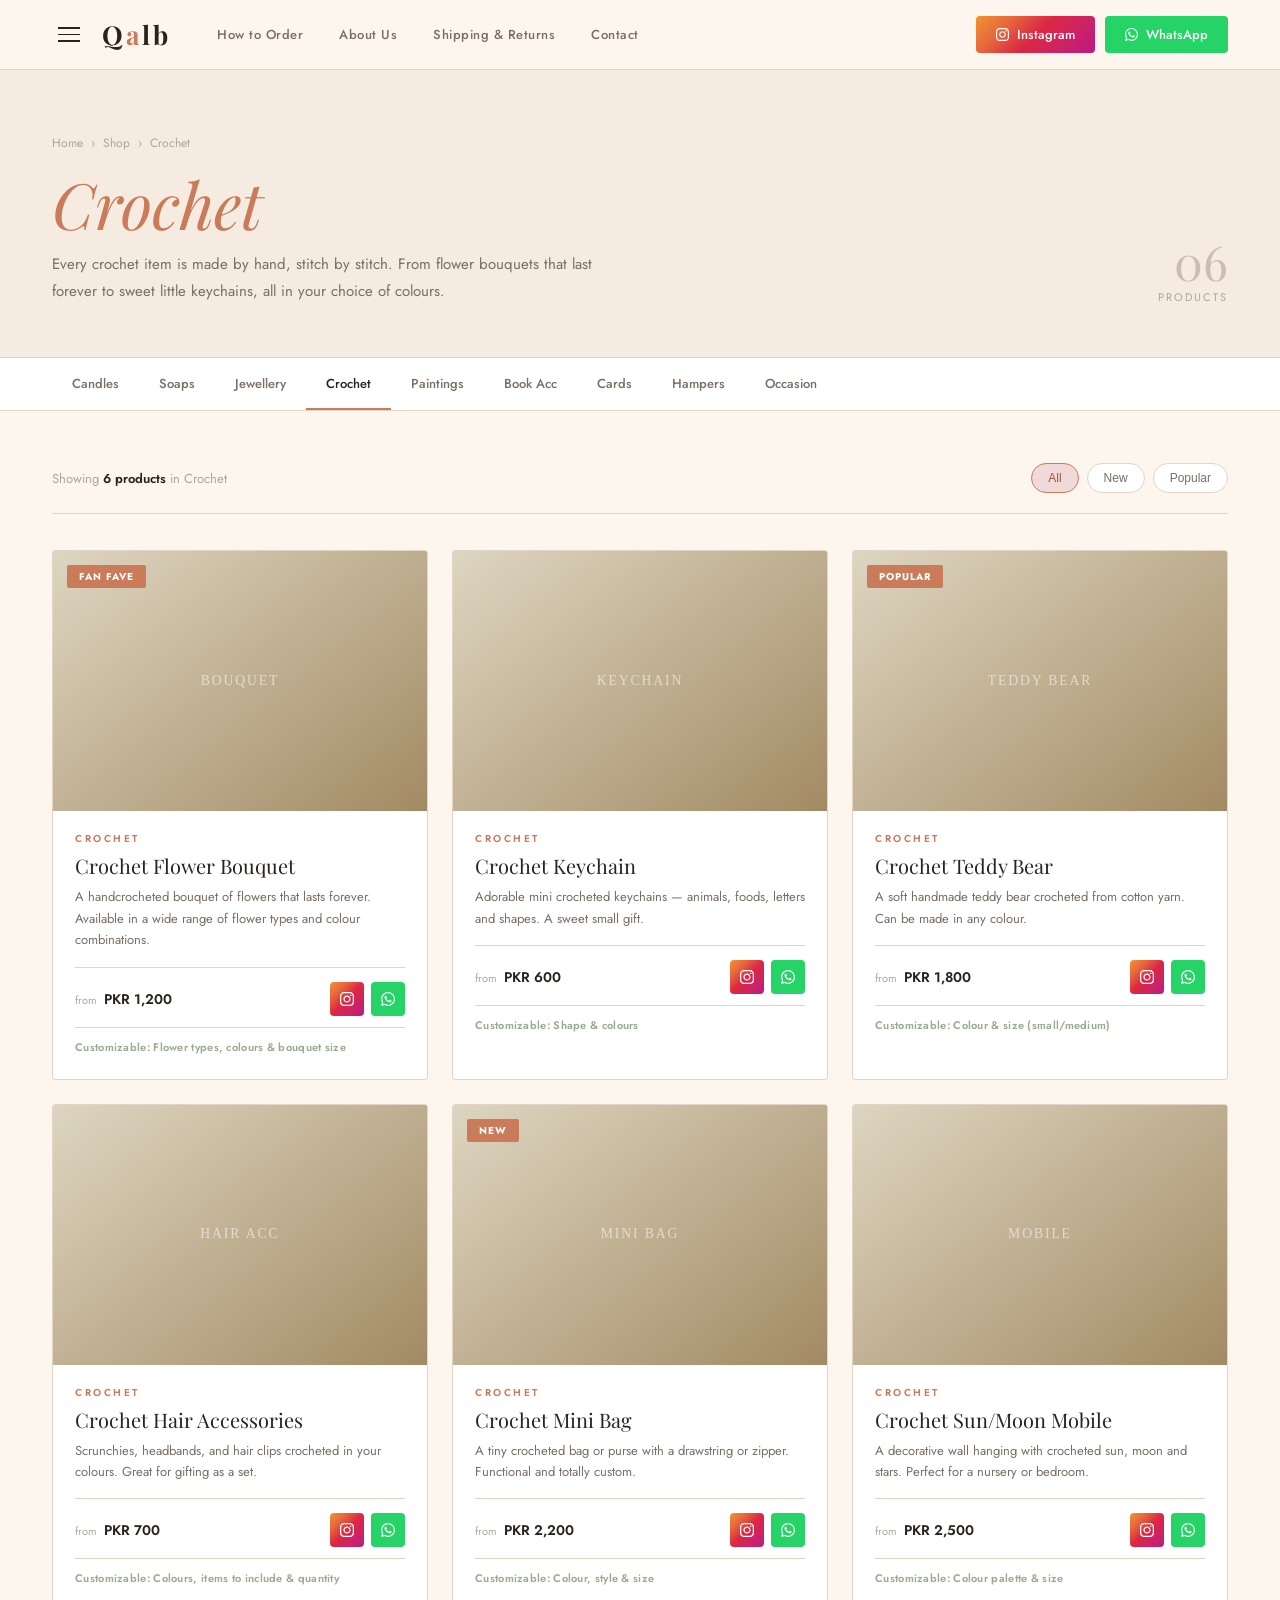
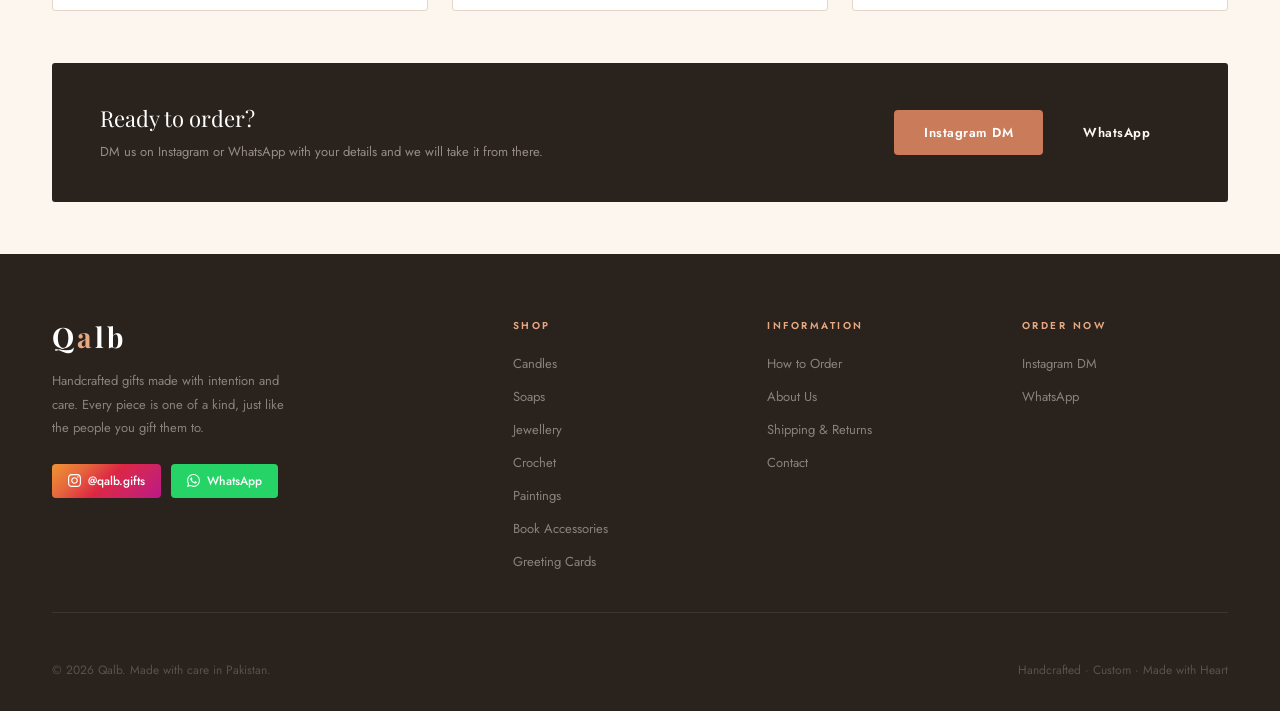
<file: cat-crochet.html>
<!DOCTYPE html>
<html lang="en">
<head>
<meta charset="UTF-8">
<meta name="viewport" content="width=device-width, initial-scale=1.0">
<title>Crochet — Qalb</title>
<link rel="stylesheet" href="style.css">
<style>
.cat-page-header {
  padding: 64px 52px 52px;
  background: var(--warm);
  border-bottom: 1px solid var(--border);
  display: grid;
  grid-template-columns: 1fr auto;
  align-items: end;
  gap: 40px;
}
.cat-page-breadcrumb {
  font-size: 12px; color: var(--light);
  display: flex; align-items: center; gap: 8px; margin-bottom: 18px;
}
.cat-page-breadcrumb a { color: var(--light); text-decoration: none; transition: color .2s; }
.cat-page-breadcrumb a:hover { color: var(--terracotta); }
.cat-page-title {
  font-family: 'Playfair Display', serif;
  font-size: clamp(36px, 5vw, 64px); font-weight: 400; line-height: 1.05;
}
.cat-page-title em { font-style: italic; color: var(--terracotta); }
.cat-page-desc { font-size: 15px; line-height: 1.8; color: var(--mid); max-width: 560px; margin-top: 14px; }
.cat-page-meta { text-align: right; }
.cat-page-count { font-family: 'Playfair Display', serif; font-size: 48px; font-weight: 400; color: var(--border-dark); line-height: 1; }
.cat-page-count-label { font-size: 11px; letter-spacing: 2px; text-transform: uppercase; color: var(--light); margin-top: 4px; }

.cat-nav-strip {
  display: flex; gap: 0; overflow-x: auto; border-bottom: 1px solid var(--border);
  background: white; padding: 0 52px;
}
.cat-nav-strip::-webkit-scrollbar { display: none; }
.cat-nav-strip a {
  display: block; padding: 0 20px; height: 52px; line-height: 52px;
  font-size: 13px; font-weight: 500; white-space: nowrap;
  text-decoration: none; color: var(--mid);
  border-bottom: 2px solid transparent;
  transition: color .2s, border-color .2s;
  flex-shrink: 0;
}
.cat-nav-strip a:hover { color: var(--charcoal); }
.cat-nav-strip a.active { color: var(--charcoal); border-bottom-color: var(--terracotta); }

.prod-main { padding: 52px; }

.sort-bar {
  display: flex; align-items: center; justify-content: space-between;
  margin-bottom: 36px; padding-bottom: 20px; border-bottom: 1px solid var(--border);
}
.sort-bar-left { font-size: 13px; color: var(--light); }
.sort-bar-left strong { color: var(--charcoal); font-weight: 600; }
.sort-tags { display: flex; gap: 8px; flex-wrap: wrap; }
.sort-tag {
  padding: 7px 16px; border-radius: 40px; border: 1px solid var(--border);
  font-size: 12px; font-weight: 500; cursor: pointer; color: var(--mid);
  background: white; transition: all .2s;
}
.sort-tag.active, .sort-tag:hover { border-color: var(--terracotta); background: var(--rose-light); color: var(--terra-dark); }

.prod-grid {
  display: grid; grid-template-columns: repeat(3, 1fr); gap: 24px;
}

.prod-card {
  border: 1px solid var(--border); border-radius: 3px;
  overflow: hidden; background: white;
  transition: box-shadow .3s, transform .3s;
  opacity: 0; transform: translateY(24px);
  transition: opacity .5s ease, transform .5s ease, box-shadow .3s, border-color .3s;
}
.prod-card.visible { opacity: 1; transform: translateY(0); }
.prod-card:hover { box-shadow: 0 12px 40px rgba(42,35,29,.1); border-color: var(--border-dark); }

.prod-card-img {
  height: 260px; position: relative; overflow: hidden;
}
.prod-card-img img {
  width: 100%; height: 100%; object-fit: cover; display: block;
  transition: transform .5s ease;
}
.prod-card:hover .prod-card-img img { transform: scale(1.04); }

.prod-card-badge {
  position: absolute; top: 14px; left: 14px;
  background: var(--terracotta); color: white;
  font-size: 10px; font-weight: 700; letter-spacing: 1px;
  text-transform: uppercase; padding: 4px 12px; border-radius: 2px;
  z-index: 1;
}

.prod-card-body { padding: 20px 22px 24px; }
.prod-card-label { font-size: 10px; letter-spacing: 2.5px; text-transform: uppercase; font-weight: 600; color: var(--terracotta); margin-bottom: 7px; }
.prod-card-name { font-family: 'Playfair Display', serif; font-size: 20px; font-weight: 400; margin-bottom: 8px; line-height: 1.25; }
.prod-card-desc { font-size: 13px; line-height: 1.65; color: var(--mid); margin-bottom: 16px; }
.prod-card-footer { display: flex; align-items: center; justify-content: space-between; padding-top: 14px; border-top: 1px solid var(--border); }
.prod-price { font-size: 14px; font-weight: 600; color: var(--charcoal); }
.prod-price .from { font-size: 11px; color: var(--light); font-weight: 400; margin-right: 3px; }
.prod-order-btns { display: flex; gap: 7px; }
.prod-btn {
  width: 34px; height: 34px; border-radius: 4px; border: none;
  cursor: pointer; display: flex; align-items: center; justify-content: center;
  text-decoration: none; transition: opacity .2s, transform .2s;
  flex-shrink: 0;
}
.prod-btn:hover { opacity: .88; transform: translateY(-1px); }
.prod-btn-ig { background: linear-gradient(135deg,#f09433,#e6683c,#dc2743,#cc2366,#bc1888); }
.prod-btn-wa { background: #25d366; }
.prod-card-customize {
  font-size: 11px; color: var(--sage); font-weight: 600;
  letter-spacing: .3px; margin-top: 11px; padding-top: 11px; border-top: 1px solid var(--border);
}

.cat-cta-strip {
  background: var(--charcoal); margin: 0 52px 52px; border-radius: 3px;
  padding: 40px 48px;
  display: flex; align-items: center; justify-content: space-between; gap: 32px; flex-wrap: wrap;
}
.cat-cta-strip-text strong { font-family: 'Playfair Display', serif; font-size: 22px; font-weight: 400; color: white; display: block; margin-bottom: 6px; }
.cat-cta-strip-text span { font-size: 13px; color: rgba(253,246,238,.5); }
.cat-cta-strip-btns { display: flex; gap: 10px; flex-shrink: 0; }

@media(max-width:960px){
  .cat-page-header{grid-template-columns:1fr;padding:48px 24px;}.cat-page-meta{display:none;}
  .cat-nav-strip{padding:0 24px;}.prod-main{padding:32px 24px;}
  .prod-grid{grid-template-columns:1fr 1fr;}
  .cat-cta-strip{margin:0 24px 40px;padding:32px 24px;flex-direction:column;}
  .sort-tags{display:none;}
}
@media(max-width:600px){.prod-grid{grid-template-columns:1fr;}}
</style>
</head>
<body>
<div class="sidebar-overlay" id="sidebarOverlay"></div>
<aside class="sidebar" id="sidebar">
  <div class="sidebar-head"><span class="sidebar-title">Browse by Category</span><button class="sidebar-close" id="sidebarClose">&times;</button></div>
  <div class="sidebar-body">
    <p class="sidebar-section-label">Gift Categories</p>
    <ul class="sidebar-cat-list"><li><a href="cat-candles.html">Candles <span class="cat-count">12 items</span></a></li>
<li><a href="cat-soaps.html">Soaps <span class="cat-count">8 items</span></a></li>
<li><a href="cat-jewellery.html">Jewellery <span class="cat-count">15 items</span></a></li>
<li><a href="cat-crochet.html" class="active">Crochet <span class="cat-count">10 items</span></a></li>
<li><a href="cat-paintings.html">Paintings <span class="cat-count">6 items</span></a></li>
<li><a href="cat-books.html">Book Accessories <span class="cat-count">9 items</span></a></li>
<li><a href="cat-cards.html">Greeting Cards <span class="cat-count">14 items</span></a></li>
<li><a href="cat-hampers.html">Gift Hampers <span class="cat-count">7 items</span></a></li>
<li><a href="cat-occasion.html">Occasion Sets <span class="cat-count">5 items</span></a></li>
</ul>
    <div class="sidebar-divider"></div>
    <p class="sidebar-section-label">Place an Order</p>
    <div class="sidebar-contact-links">
      <a href="https://instagram.com/qalb.gifts" target="_blank" class="link-ig"><svg width="16" height="16" viewBox="0 0 24 24" fill="currentColor"><path d="M12 2.163c3.204 0 3.584.012 4.85.07 3.252.148 4.771 1.691 4.919 4.919.058 1.265.069 1.645.069 4.849 0 3.205-.012 3.584-.069 4.849-.149 3.225-1.664 4.771-4.919 4.919-1.266.058-1.644.07-4.85.07-3.204 0-3.584-.012-4.849-.07-3.26-.149-4.771-1.699-4.919-4.92-.058-1.265-.07-1.644-.07-4.849 0-3.204.013-3.583.07-4.849.149-3.227 1.664-4.771 4.919-4.919 1.266-.057 1.645-.069 4.849-.069zm0-2.163c-3.259 0-3.667.014-4.947.072-4.358.2-6.78 2.618-6.98 6.98-.059 1.281-.073 1.689-.073 4.948 0 3.259.014 3.668.072 4.948.2 4.358 2.618 6.78 6.98 6.98 1.281.058 1.689.072 4.948.072 3.259 0 3.668-.014 4.948-.072 4.354-.2 6.782-2.618 6.979-6.98.059-1.28.073-1.689.073-4.948 0-3.259-.014-3.667-.072-4.947-.196-4.354-2.617-6.78-6.979-6.98-1.281-.059-1.69-.073-4.949-.073zm0 5.838c-3.403 0-6.162 2.759-6.162 6.162s2.759 6.163 6.162 6.163 6.162-2.759 6.162-6.163c0-3.403-2.759-6.162-6.162-6.162zm0 10.162c-2.209 0-4-1.79-4-4 0-2.209 1.791-4 4-4s4 1.791 4 4c0 2.21-1.791 4-4 4zm6.406-11.845c-.796 0-1.441.645-1.441 1.44s.645 1.44 1.441 1.44c.795 0 1.439-.645 1.439-1.44s-.644-1.44-1.439-1.44z"/></svg>DM on Instagram</a>
      <a href="https://wa.me/923001234567" target="_blank" class="link-wa"><svg width="16" height="16" viewBox="0 0 24 24" fill="currentColor"><path d="M17.472 14.382c-.297-.149-1.758-.867-2.03-.967-.273-.099-.471-.148-.67.15-.197.297-.767.966-.94 1.164-.173.199-.347.223-.644.075-.297-.15-1.255-.463-2.39-1.475-.883-.788-1.48-1.761-1.653-2.059-.173-.297-.018-.458.13-.606.134-.133.298-.347.446-.52.149-.174.198-.298.298-.497.099-.198.05-.371-.025-.52-.075-.149-.669-1.612-.916-2.207-.242-.579-.487-.5-.669-.51-.173-.008-.371-.01-.57-.01-.198 0-.52.074-.792.372-.272.297-1.04 1.016-1.04 2.479 0 1.462 1.065 2.875 1.213 3.074.149.198 2.096 3.2 5.077 4.487.709.306 1.262.489 1.694.625.712.227 1.36.195 1.871.118.571-.085 1.758-.719 2.006-1.413.248-.694.248-1.289.173-1.413-.074-.124-.272-.198-.57-.347m-5.421 7.403h-.004a9.87 9.87 0 01-5.031-1.378l-.361-.214-3.741.982.998-3.648-.235-.374a9.86 9.86 0 01-1.51-5.26c.001-5.45 4.436-9.884 9.888-9.884 2.64 0 5.122 1.03 6.988 2.898a9.825 9.825 0 012.893 6.994c-.003 5.45-4.437 9.884-9.885 9.884m8.413-18.297A11.815 11.815 0 0012.05 0C5.495 0 .16 5.335.157 11.892c0 2.096.547 4.142 1.588 5.945L.057 24l6.305-1.654a11.882 11.882 0 005.683 1.448h.005c6.554 0 11.89-5.335 11.893-11.893a11.821 11.821 0 00-3.48-8.413z"/></svg>Chat on WhatsApp</a>
    </div>
  </div>
</aside>
<nav id="mainNav">
  <div class="nav-left">
    <button class="nav-menu-btn" id="sidebarOpen"><span></span><span></span><span></span></button>
    <a href="index.html" class="nav-logo">Q<span>a</span>lb</a>
    <ul class="nav-links">
      <li><a href="how-to-order.html">How to Order</a></li>
      <li><a href="about.html">About Us</a></li>
      <li><a href="shipping.html">Shipping &amp; Returns</a></li>
      <li><a href="contact.html">Contact</a></li>
    </ul>
  </div>
  <div class="nav-right">
    <a href="https://instagram.com/qalb.gifts" target="_blank" class="nav-btn nav-btn-ig"><svg width="13" height="13" viewBox="0 0 24 24" fill="currentColor"><path d="M12 2.163c3.204 0 3.584.012 4.85.07 3.252.148 4.771 1.691 4.919 4.919.058 1.265.069 1.645.069 4.849 0 3.205-.012 3.584-.069 4.849-.149 3.225-1.664 4.771-4.919 4.919-1.266.058-1.644.07-4.85.07-3.204 0-3.584-.012-4.849-.07-3.26-.149-4.771-1.699-4.919-4.92-.058-1.265-.07-1.644-.07-4.849 0-3.204.013-3.583.07-4.849.149-3.227 1.664-4.771 4.919-4.919 1.266-.057 1.645-.069 4.849-.069zm0-2.163c-3.259 0-3.667.014-4.947.072-4.358.2-6.78 2.618-6.98 6.98-.059 1.281-.073 1.689-.073 4.948 0 3.259.014 3.668.072 4.948.2 4.358 2.618 6.78 6.98 6.98 1.281.058 1.689.072 4.948.072 3.259 0 3.668-.014 4.948-.072 4.354-.2 6.782-2.618 6.979-6.98.059-1.28.073-1.689.073-4.948 0-3.259-.014-3.667-.072-4.947-.196-4.354-2.617-6.78-6.979-6.98-1.281-.059-1.69-.073-4.949-.073zm0 5.838c-3.403 0-6.162 2.759-6.162 6.162s2.759 6.163 6.162 6.163 6.162-2.759 6.162-6.163c0-3.403-2.759-6.162-6.162-6.162zm0 10.162c-2.209 0-4-1.79-4-4 0-2.209 1.791-4 4-4s4 1.791 4 4c0 2.21-1.791 4-4 4zm6.406-11.845c-.796 0-1.441.645-1.441 1.44s.645 1.44 1.441 1.44c.795 0 1.439-.645 1.439-1.44s-.644-1.44-1.439-1.44z"/></svg>Instagram</a>
    <a href="https://wa.me/923001234567" target="_blank" class="nav-btn nav-btn-wa"><svg width="13" height="13" viewBox="0 0 24 24" fill="currentColor"><path d="M17.472 14.382c-.297-.149-1.758-.867-2.03-.967-.273-.099-.471-.148-.67.15-.197.297-.767.966-.94 1.164-.173.199-.347.223-.644.075-.297-.15-1.255-.463-2.39-1.475-.883-.788-1.48-1.761-1.653-2.059-.173-.297-.018-.458.13-.606.134-.133.298-.347.446-.52.149-.174.198-.298.298-.497.099-.198.05-.371-.025-.52-.075-.149-.669-1.612-.916-2.207-.242-.579-.487-.5-.669-.51-.173-.008-.371-.01-.57-.01-.198 0-.52.074-.792.372-.272.297-1.04 1.016-1.04 2.479 0 1.462 1.065 2.875 1.213 3.074.149.198 2.096 3.2 5.077 4.487.709.306 1.262.489 1.694.625.712.227 1.36.195 1.871.118.571-.085 1.758-.719 2.006-1.413.248-.694.248-1.289.173-1.413-.074-.124-.272-.198-.57-.347m-5.421 7.403h-.004a9.87 9.87 0 01-5.031-1.378l-.361-.214-3.741.982.998-3.648-.235-.374a9.86 9.86 0 01-1.51-5.26c.001-5.45 4.436-9.884 9.888-9.884 2.64 0 5.122 1.03 6.988 2.898a9.825 9.825 0 012.893 6.994c-.003 5.45-4.437 9.884-9.885 9.884m8.413-18.297A11.815 11.815 0 0012.05 0C5.495 0 .16 5.335.157 11.892c0 2.096.547 4.142 1.588 5.945L.057 24l6.305-1.654a11.882 11.882 0 005.683 1.448h.005c6.554 0 11.89-5.335 11.893-11.893a11.821 11.821 0 00-3.48-8.413z"/></svg>WhatsApp</a>
  </div>
</nav>
<div class="page">
  <div class="cat-page-header">
    <div>
      <div class="cat-page-breadcrumb">
        <a href="index.html">Home</a><span>&#8250;</span>
        <a href="shop.html">Shop</a><span>&#8250;</span>
        <span>Crochet</span>
      </div>
      <h1 class="cat-page-title"><em>Crochet</em></h1>
      <p class="cat-page-desc">Every crochet item is made by hand, stitch by stitch. From flower bouquets that last forever to sweet little keychains, all in your choice of colours.</p>
    </div>
    <div class="cat-page-meta">
      <div class="cat-page-count">06</div>
      <div class="cat-page-count-label">Products</div>
    </div>
  </div>

  <div class="cat-nav-strip"><a href="cat-candles.html" class="">Candles</a><a href="cat-soaps.html" class="">Soaps</a><a href="cat-jewellery.html" class="">Jewellery</a><a href="cat-crochet.html" class="active">Crochet</a><a href="cat-paintings.html" class="">Paintings</a><a href="cat-books.html" class="">Book Acc</a><a href="cat-cards.html" class="">Cards</a><a href="cat-hampers.html" class="">Hampers</a><a href="cat-occasion.html" class="">Occasion</a></div>

  <div class="prod-main">
    <div class="sort-bar">
      <div class="sort-bar-left">Showing <strong>6 products</strong> in Crochet</div>
      <div class="sort-tags">
        <button class="sort-tag active">All</button>
        <button class="sort-tag">New</button>
        <button class="sort-tag">Popular</button>
      </div>
    </div>
    <div class="prod-grid">
        <div class="prod-card fade-up" data-delay="0.00s">
          <div class="prod-card-img">
            <img src="[data-uri]" alt="BOUQUET" style="width:100%;height:100%;object-fit:cover;display:block;">
            <div class="prod-card-badge">Fan Fave</div>
          </div>
          <div class="prod-card-body">
            <div class="prod-card-label">Crochet</div>
            <div class="prod-card-name">Crochet Flower Bouquet</div>
            <div class="prod-card-desc">A handcrocheted bouquet of flowers that lasts forever. Available in a wide range of flower types and colour combinations.</div>
            <div class="prod-card-footer">
              <div class="prod-price"><span class="from">from</span> PKR 1,200</div>
              <div class="prod-order-btns">
                <a href="https://instagram.com/qalb.gifts" target="_blank" class="prod-btn prod-btn-ig" title="Order on Instagram"><svg width="14" height="14" viewBox="0 0 24 24" fill="white"><path d="M12 2.163c3.204 0 3.584.012 4.85.07 3.252.148 4.771 1.691 4.919 4.919.058 1.265.069 1.645.069 4.849 0 3.205-.012 3.584-.069 4.849-.149 3.225-1.664 4.771-4.919 4.919-1.266.058-1.644.07-4.85.07-3.204 0-3.584-.012-4.849-.07-3.26-.149-4.771-1.699-4.919-4.92-.058-1.265-.07-1.644-.07-4.849 0-3.204.013-3.583.07-4.849.149-3.227 1.664-4.771 4.919-4.919 1.266-.057 1.645-.069 4.849-.069zm0-2.163c-3.259 0-3.667.014-4.947.072-4.358.2-6.78 2.618-6.98 6.98-.059 1.281-.073 1.689-.073 4.948 0 3.259.014 3.668.072 4.948.2 4.358 2.618 6.78 6.98 6.98 1.281.058 1.689.072 4.948.072 3.259 0 3.668-.014 4.948-.072 4.354-.2 6.782-2.618 6.979-6.98.059-1.28.073-1.689.073-4.948 0-3.259-.014-3.667-.072-4.947-.196-4.354-2.617-6.78-6.979-6.98-1.281-.059-1.69-.073-4.949-.073zm0 5.838c-3.403 0-6.162 2.759-6.162 6.162s2.759 6.163 6.162 6.163 6.162-2.759 6.162-6.163c0-3.403-2.759-6.162-6.162-6.162zm0 10.162c-2.209 0-4-1.79-4-4 0-2.209 1.791-4 4-4s4 1.791 4 4c0 2.21-1.791 4-4 4zm6.406-11.845c-.796 0-1.441.645-1.441 1.44s.645 1.44 1.441 1.44c.795 0 1.439-.645 1.439-1.44s-.644-1.44-1.439-1.44z"/></svg></a>
                <a href="https://wa.me/923001234567?text=Hi! I'd like to order: Crochet Flower Bouquet" target="_blank" class="prod-btn prod-btn-wa" title="Order on WhatsApp"><svg width="14" height="14" viewBox="0 0 24 24" fill="white"><path d="M17.472 14.382c-.297-.149-1.758-.867-2.03-.967-.273-.099-.471-.148-.67.15-.197.297-.767.966-.94 1.164-.173.199-.347.223-.644.075-.297-.15-1.255-.463-2.39-1.475-.883-.788-1.48-1.761-1.653-2.059-.173-.297-.018-.458.13-.606.134-.133.298-.347.446-.52.149-.174.198-.298.298-.497.099-.198.05-.371-.025-.52-.075-.149-.669-1.612-.916-2.207-.242-.579-.487-.5-.669-.51-.173-.008-.371-.01-.57-.01-.198 0-.52.074-.792.372-.272.297-1.04 1.016-1.04 2.479 0 1.462 1.065 2.875 1.213 3.074.149.198 2.096 3.2 5.077 4.487.709.306 1.262.489 1.694.625.712.227 1.36.195 1.871.118.571-.085 1.758-.719 2.006-1.413.248-.694.248-1.289.173-1.413-.074-.124-.272-.198-.57-.347m-5.421 7.403h-.004a9.87 9.87 0 01-5.031-1.378l-.361-.214-3.741.982.998-3.648-.235-.374a9.86 9.86 0 01-1.51-5.26c.001-5.45 4.436-9.884 9.888-9.884 2.64 0 5.122 1.03 6.988 2.898a9.825 9.825 0 012.893 6.994c-.003 5.45-4.437 9.884-9.885 9.884m8.413-18.297A11.815 11.815 0 0012.05 0C5.495 0 .16 5.335.157 11.892c0 2.096.547 4.142 1.588 5.945L.057 24l6.305-1.654a11.882 11.882 0 005.683 1.448h.005c6.554 0 11.89-5.335 11.893-11.893a11.821 11.821 0 00-3.48-8.413z"/></svg></a>
              </div>
            </div>
            <div class="prod-card-customize">Customizable: Flower types, colours & bouquet size</div>
          </div>
        </div>
        <div class="prod-card fade-up" data-delay="0.07s">
          <div class="prod-card-img">
            <img src="[data-uri]" alt="KEYCHAIN" style="width:100%;height:100%;object-fit:cover;display:block;">
            
          </div>
          <div class="prod-card-body">
            <div class="prod-card-label">Crochet</div>
            <div class="prod-card-name">Crochet Keychain</div>
            <div class="prod-card-desc">Adorable mini crocheted keychains — animals, foods, letters and shapes. A sweet small gift.</div>
            <div class="prod-card-footer">
              <div class="prod-price"><span class="from">from</span> PKR 600</div>
              <div class="prod-order-btns">
                <a href="https://instagram.com/qalb.gifts" target="_blank" class="prod-btn prod-btn-ig" title="Order on Instagram"><svg width="14" height="14" viewBox="0 0 24 24" fill="white"><path d="M12 2.163c3.204 0 3.584.012 4.85.07 3.252.148 4.771 1.691 4.919 4.919.058 1.265.069 1.645.069 4.849 0 3.205-.012 3.584-.069 4.849-.149 3.225-1.664 4.771-4.919 4.919-1.266.058-1.644.07-4.85.07-3.204 0-3.584-.012-4.849-.07-3.26-.149-4.771-1.699-4.919-4.92-.058-1.265-.07-1.644-.07-4.849 0-3.204.013-3.583.07-4.849.149-3.227 1.664-4.771 4.919-4.919 1.266-.057 1.645-.069 4.849-.069zm0-2.163c-3.259 0-3.667.014-4.947.072-4.358.2-6.78 2.618-6.98 6.98-.059 1.281-.073 1.689-.073 4.948 0 3.259.014 3.668.072 4.948.2 4.358 2.618 6.78 6.98 6.98 1.281.058 1.689.072 4.948.072 3.259 0 3.668-.014 4.948-.072 4.354-.2 6.782-2.618 6.979-6.98.059-1.28.073-1.689.073-4.948 0-3.259-.014-3.667-.072-4.947-.196-4.354-2.617-6.78-6.979-6.98-1.281-.059-1.69-.073-4.949-.073zm0 5.838c-3.403 0-6.162 2.759-6.162 6.162s2.759 6.163 6.162 6.163 6.162-2.759 6.162-6.163c0-3.403-2.759-6.162-6.162-6.162zm0 10.162c-2.209 0-4-1.79-4-4 0-2.209 1.791-4 4-4s4 1.791 4 4c0 2.21-1.791 4-4 4zm6.406-11.845c-.796 0-1.441.645-1.441 1.44s.645 1.44 1.441 1.44c.795 0 1.439-.645 1.439-1.44s-.644-1.44-1.439-1.44z"/></svg></a>
                <a href="https://wa.me/923001234567?text=Hi! I'd like to order: Crochet Keychain" target="_blank" class="prod-btn prod-btn-wa" title="Order on WhatsApp"><svg width="14" height="14" viewBox="0 0 24 24" fill="white"><path d="M17.472 14.382c-.297-.149-1.758-.867-2.03-.967-.273-.099-.471-.148-.67.15-.197.297-.767.966-.94 1.164-.173.199-.347.223-.644.075-.297-.15-1.255-.463-2.39-1.475-.883-.788-1.48-1.761-1.653-2.059-.173-.297-.018-.458.13-.606.134-.133.298-.347.446-.52.149-.174.198-.298.298-.497.099-.198.05-.371-.025-.52-.075-.149-.669-1.612-.916-2.207-.242-.579-.487-.5-.669-.51-.173-.008-.371-.01-.57-.01-.198 0-.52.074-.792.372-.272.297-1.04 1.016-1.04 2.479 0 1.462 1.065 2.875 1.213 3.074.149.198 2.096 3.2 5.077 4.487.709.306 1.262.489 1.694.625.712.227 1.36.195 1.871.118.571-.085 1.758-.719 2.006-1.413.248-.694.248-1.289.173-1.413-.074-.124-.272-.198-.57-.347m-5.421 7.403h-.004a9.87 9.87 0 01-5.031-1.378l-.361-.214-3.741.982.998-3.648-.235-.374a9.86 9.86 0 01-1.51-5.26c.001-5.45 4.436-9.884 9.888-9.884 2.64 0 5.122 1.03 6.988 2.898a9.825 9.825 0 012.893 6.994c-.003 5.45-4.437 9.884-9.885 9.884m8.413-18.297A11.815 11.815 0 0012.05 0C5.495 0 .16 5.335.157 11.892c0 2.096.547 4.142 1.588 5.945L.057 24l6.305-1.654a11.882 11.882 0 005.683 1.448h.005c6.554 0 11.89-5.335 11.893-11.893a11.821 11.821 0 00-3.48-8.413z"/></svg></a>
              </div>
            </div>
            <div class="prod-card-customize">Customizable: Shape & colours</div>
          </div>
        </div>
        <div class="prod-card fade-up" data-delay="0.14s">
          <div class="prod-card-img">
            <img src="[data-uri]" alt="TEDDY BEAR" style="width:100%;height:100%;object-fit:cover;display:block;">
            <div class="prod-card-badge">Popular</div>
          </div>
          <div class="prod-card-body">
            <div class="prod-card-label">Crochet</div>
            <div class="prod-card-name">Crochet Teddy Bear</div>
            <div class="prod-card-desc">A soft handmade teddy bear crocheted from cotton yarn. Can be made in any colour.</div>
            <div class="prod-card-footer">
              <div class="prod-price"><span class="from">from</span> PKR 1,800</div>
              <div class="prod-order-btns">
                <a href="https://instagram.com/qalb.gifts" target="_blank" class="prod-btn prod-btn-ig" title="Order on Instagram"><svg width="14" height="14" viewBox="0 0 24 24" fill="white"><path d="M12 2.163c3.204 0 3.584.012 4.85.07 3.252.148 4.771 1.691 4.919 4.919.058 1.265.069 1.645.069 4.849 0 3.205-.012 3.584-.069 4.849-.149 3.225-1.664 4.771-4.919 4.919-1.266.058-1.644.07-4.85.07-3.204 0-3.584-.012-4.849-.07-3.26-.149-4.771-1.699-4.919-4.92-.058-1.265-.07-1.644-.07-4.849 0-3.204.013-3.583.07-4.849.149-3.227 1.664-4.771 4.919-4.919 1.266-.057 1.645-.069 4.849-.069zm0-2.163c-3.259 0-3.667.014-4.947.072-4.358.2-6.78 2.618-6.98 6.98-.059 1.281-.073 1.689-.073 4.948 0 3.259.014 3.668.072 4.948.2 4.358 2.618 6.78 6.98 6.98 1.281.058 1.689.072 4.948.072 3.259 0 3.668-.014 4.948-.072 4.354-.2 6.782-2.618 6.979-6.98.059-1.28.073-1.689.073-4.948 0-3.259-.014-3.667-.072-4.947-.196-4.354-2.617-6.78-6.979-6.98-1.281-.059-1.69-.073-4.949-.073zm0 5.838c-3.403 0-6.162 2.759-6.162 6.162s2.759 6.163 6.162 6.163 6.162-2.759 6.162-6.163c0-3.403-2.759-6.162-6.162-6.162zm0 10.162c-2.209 0-4-1.79-4-4 0-2.209 1.791-4 4-4s4 1.791 4 4c0 2.21-1.791 4-4 4zm6.406-11.845c-.796 0-1.441.645-1.441 1.44s.645 1.44 1.441 1.44c.795 0 1.439-.645 1.439-1.44s-.644-1.44-1.439-1.44z"/></svg></a>
                <a href="https://wa.me/923001234567?text=Hi! I'd like to order: Crochet Teddy Bear" target="_blank" class="prod-btn prod-btn-wa" title="Order on WhatsApp"><svg width="14" height="14" viewBox="0 0 24 24" fill="white"><path d="M17.472 14.382c-.297-.149-1.758-.867-2.03-.967-.273-.099-.471-.148-.67.15-.197.297-.767.966-.94 1.164-.173.199-.347.223-.644.075-.297-.15-1.255-.463-2.39-1.475-.883-.788-1.48-1.761-1.653-2.059-.173-.297-.018-.458.13-.606.134-.133.298-.347.446-.52.149-.174.198-.298.298-.497.099-.198.05-.371-.025-.52-.075-.149-.669-1.612-.916-2.207-.242-.579-.487-.5-.669-.51-.173-.008-.371-.01-.57-.01-.198 0-.52.074-.792.372-.272.297-1.04 1.016-1.04 2.479 0 1.462 1.065 2.875 1.213 3.074.149.198 2.096 3.2 5.077 4.487.709.306 1.262.489 1.694.625.712.227 1.36.195 1.871.118.571-.085 1.758-.719 2.006-1.413.248-.694.248-1.289.173-1.413-.074-.124-.272-.198-.57-.347m-5.421 7.403h-.004a9.87 9.87 0 01-5.031-1.378l-.361-.214-3.741.982.998-3.648-.235-.374a9.86 9.86 0 01-1.51-5.26c.001-5.45 4.436-9.884 9.888-9.884 2.64 0 5.122 1.03 6.988 2.898a9.825 9.825 0 012.893 6.994c-.003 5.45-4.437 9.884-9.885 9.884m8.413-18.297A11.815 11.815 0 0012.05 0C5.495 0 .16 5.335.157 11.892c0 2.096.547 4.142 1.588 5.945L.057 24l6.305-1.654a11.882 11.882 0 005.683 1.448h.005c6.554 0 11.89-5.335 11.893-11.893a11.821 11.821 0 00-3.48-8.413z"/></svg></a>
              </div>
            </div>
            <div class="prod-card-customize">Customizable: Colour & size (small/medium)</div>
          </div>
        </div>
        <div class="prod-card fade-up" data-delay="0.21s">
          <div class="prod-card-img">
            <img src="[data-uri]" alt="HAIR ACC" style="width:100%;height:100%;object-fit:cover;display:block;">
            
          </div>
          <div class="prod-card-body">
            <div class="prod-card-label">Crochet</div>
            <div class="prod-card-name">Crochet Hair Accessories</div>
            <div class="prod-card-desc">Scrunchies, headbands, and hair clips crocheted in your colours. Great for gifting as a set.</div>
            <div class="prod-card-footer">
              <div class="prod-price"><span class="from">from</span> PKR 700</div>
              <div class="prod-order-btns">
                <a href="https://instagram.com/qalb.gifts" target="_blank" class="prod-btn prod-btn-ig" title="Order on Instagram"><svg width="14" height="14" viewBox="0 0 24 24" fill="white"><path d="M12 2.163c3.204 0 3.584.012 4.85.07 3.252.148 4.771 1.691 4.919 4.919.058 1.265.069 1.645.069 4.849 0 3.205-.012 3.584-.069 4.849-.149 3.225-1.664 4.771-4.919 4.919-1.266.058-1.644.07-4.85.07-3.204 0-3.584-.012-4.849-.07-3.26-.149-4.771-1.699-4.919-4.92-.058-1.265-.07-1.644-.07-4.849 0-3.204.013-3.583.07-4.849.149-3.227 1.664-4.771 4.919-4.919 1.266-.057 1.645-.069 4.849-.069zm0-2.163c-3.259 0-3.667.014-4.947.072-4.358.2-6.78 2.618-6.98 6.98-.059 1.281-.073 1.689-.073 4.948 0 3.259.014 3.668.072 4.948.2 4.358 2.618 6.78 6.98 6.98 1.281.058 1.689.072 4.948.072 3.259 0 3.668-.014 4.948-.072 4.354-.2 6.782-2.618 6.979-6.98.059-1.28.073-1.689.073-4.948 0-3.259-.014-3.667-.072-4.947-.196-4.354-2.617-6.78-6.979-6.98-1.281-.059-1.69-.073-4.949-.073zm0 5.838c-3.403 0-6.162 2.759-6.162 6.162s2.759 6.163 6.162 6.163 6.162-2.759 6.162-6.163c0-3.403-2.759-6.162-6.162-6.162zm0 10.162c-2.209 0-4-1.79-4-4 0-2.209 1.791-4 4-4s4 1.791 4 4c0 2.21-1.791 4-4 4zm6.406-11.845c-.796 0-1.441.645-1.441 1.44s.645 1.44 1.441 1.44c.795 0 1.439-.645 1.439-1.44s-.644-1.44-1.439-1.44z"/></svg></a>
                <a href="https://wa.me/923001234567?text=Hi! I'd like to order: Crochet Hair Accessories" target="_blank" class="prod-btn prod-btn-wa" title="Order on WhatsApp"><svg width="14" height="14" viewBox="0 0 24 24" fill="white"><path d="M17.472 14.382c-.297-.149-1.758-.867-2.03-.967-.273-.099-.471-.148-.67.15-.197.297-.767.966-.94 1.164-.173.199-.347.223-.644.075-.297-.15-1.255-.463-2.39-1.475-.883-.788-1.48-1.761-1.653-2.059-.173-.297-.018-.458.13-.606.134-.133.298-.347.446-.52.149-.174.198-.298.298-.497.099-.198.05-.371-.025-.52-.075-.149-.669-1.612-.916-2.207-.242-.579-.487-.5-.669-.51-.173-.008-.371-.01-.57-.01-.198 0-.52.074-.792.372-.272.297-1.04 1.016-1.04 2.479 0 1.462 1.065 2.875 1.213 3.074.149.198 2.096 3.2 5.077 4.487.709.306 1.262.489 1.694.625.712.227 1.36.195 1.871.118.571-.085 1.758-.719 2.006-1.413.248-.694.248-1.289.173-1.413-.074-.124-.272-.198-.57-.347m-5.421 7.403h-.004a9.87 9.87 0 01-5.031-1.378l-.361-.214-3.741.982.998-3.648-.235-.374a9.86 9.86 0 01-1.51-5.26c.001-5.45 4.436-9.884 9.888-9.884 2.64 0 5.122 1.03 6.988 2.898a9.825 9.825 0 012.893 6.994c-.003 5.45-4.437 9.884-9.885 9.884m8.413-18.297A11.815 11.815 0 0012.05 0C5.495 0 .16 5.335.157 11.892c0 2.096.547 4.142 1.588 5.945L.057 24l6.305-1.654a11.882 11.882 0 005.683 1.448h.005c6.554 0 11.89-5.335 11.893-11.893a11.821 11.821 0 00-3.48-8.413z"/></svg></a>
              </div>
            </div>
            <div class="prod-card-customize">Customizable: Colours, items to include & quantity</div>
          </div>
        </div>
        <div class="prod-card fade-up" data-delay="0.28s">
          <div class="prod-card-img">
            <img src="[data-uri]" alt="MINI BAG" style="width:100%;height:100%;object-fit:cover;display:block;">
            <div class="prod-card-badge">New</div>
          </div>
          <div class="prod-card-body">
            <div class="prod-card-label">Crochet</div>
            <div class="prod-card-name">Crochet Mini Bag</div>
            <div class="prod-card-desc">A tiny crocheted bag or purse with a drawstring or zipper. Functional and totally custom.</div>
            <div class="prod-card-footer">
              <div class="prod-price"><span class="from">from</span> PKR 2,200</div>
              <div class="prod-order-btns">
                <a href="https://instagram.com/qalb.gifts" target="_blank" class="prod-btn prod-btn-ig" title="Order on Instagram"><svg width="14" height="14" viewBox="0 0 24 24" fill="white"><path d="M12 2.163c3.204 0 3.584.012 4.85.07 3.252.148 4.771 1.691 4.919 4.919.058 1.265.069 1.645.069 4.849 0 3.205-.012 3.584-.069 4.849-.149 3.225-1.664 4.771-4.919 4.919-1.266.058-1.644.07-4.85.07-3.204 0-3.584-.012-4.849-.07-3.26-.149-4.771-1.699-4.919-4.92-.058-1.265-.07-1.644-.07-4.849 0-3.204.013-3.583.07-4.849.149-3.227 1.664-4.771 4.919-4.919 1.266-.057 1.645-.069 4.849-.069zm0-2.163c-3.259 0-3.667.014-4.947.072-4.358.2-6.78 2.618-6.98 6.98-.059 1.281-.073 1.689-.073 4.948 0 3.259.014 3.668.072 4.948.2 4.358 2.618 6.78 6.98 6.98 1.281.058 1.689.072 4.948.072 3.259 0 3.668-.014 4.948-.072 4.354-.2 6.782-2.618 6.979-6.98.059-1.28.073-1.689.073-4.948 0-3.259-.014-3.667-.072-4.947-.196-4.354-2.617-6.78-6.979-6.98-1.281-.059-1.69-.073-4.949-.073zm0 5.838c-3.403 0-6.162 2.759-6.162 6.162s2.759 6.163 6.162 6.163 6.162-2.759 6.162-6.163c0-3.403-2.759-6.162-6.162-6.162zm0 10.162c-2.209 0-4-1.79-4-4 0-2.209 1.791-4 4-4s4 1.791 4 4c0 2.21-1.791 4-4 4zm6.406-11.845c-.796 0-1.441.645-1.441 1.44s.645 1.44 1.441 1.44c.795 0 1.439-.645 1.439-1.44s-.644-1.44-1.439-1.44z"/></svg></a>
                <a href="https://wa.me/923001234567?text=Hi! I'd like to order: Crochet Mini Bag" target="_blank" class="prod-btn prod-btn-wa" title="Order on WhatsApp"><svg width="14" height="14" viewBox="0 0 24 24" fill="white"><path d="M17.472 14.382c-.297-.149-1.758-.867-2.03-.967-.273-.099-.471-.148-.67.15-.197.297-.767.966-.94 1.164-.173.199-.347.223-.644.075-.297-.15-1.255-.463-2.39-1.475-.883-.788-1.48-1.761-1.653-2.059-.173-.297-.018-.458.13-.606.134-.133.298-.347.446-.52.149-.174.198-.298.298-.497.099-.198.05-.371-.025-.52-.075-.149-.669-1.612-.916-2.207-.242-.579-.487-.5-.669-.51-.173-.008-.371-.01-.57-.01-.198 0-.52.074-.792.372-.272.297-1.04 1.016-1.04 2.479 0 1.462 1.065 2.875 1.213 3.074.149.198 2.096 3.2 5.077 4.487.709.306 1.262.489 1.694.625.712.227 1.36.195 1.871.118.571-.085 1.758-.719 2.006-1.413.248-.694.248-1.289.173-1.413-.074-.124-.272-.198-.57-.347m-5.421 7.403h-.004a9.87 9.87 0 01-5.031-1.378l-.361-.214-3.741.982.998-3.648-.235-.374a9.86 9.86 0 01-1.51-5.26c.001-5.45 4.436-9.884 9.888-9.884 2.64 0 5.122 1.03 6.988 2.898a9.825 9.825 0 012.893 6.994c-.003 5.45-4.437 9.884-9.885 9.884m8.413-18.297A11.815 11.815 0 0012.05 0C5.495 0 .16 5.335.157 11.892c0 2.096.547 4.142 1.588 5.945L.057 24l6.305-1.654a11.882 11.882 0 005.683 1.448h.005c6.554 0 11.89-5.335 11.893-11.893a11.821 11.821 0 00-3.48-8.413z"/></svg></a>
              </div>
            </div>
            <div class="prod-card-customize">Customizable: Colour, style & size</div>
          </div>
        </div>
        <div class="prod-card fade-up" data-delay="0.35s">
          <div class="prod-card-img">
            <img src="[data-uri]" alt="MOBILE" style="width:100%;height:100%;object-fit:cover;display:block;">
            
          </div>
          <div class="prod-card-body">
            <div class="prod-card-label">Crochet</div>
            <div class="prod-card-name">Crochet Sun/Moon Mobile</div>
            <div class="prod-card-desc">A decorative wall hanging with crocheted sun, moon and stars. Perfect for a nursery or bedroom.</div>
            <div class="prod-card-footer">
              <div class="prod-price"><span class="from">from</span> PKR 2,500</div>
              <div class="prod-order-btns">
                <a href="https://instagram.com/qalb.gifts" target="_blank" class="prod-btn prod-btn-ig" title="Order on Instagram"><svg width="14" height="14" viewBox="0 0 24 24" fill="white"><path d="M12 2.163c3.204 0 3.584.012 4.85.07 3.252.148 4.771 1.691 4.919 4.919.058 1.265.069 1.645.069 4.849 0 3.205-.012 3.584-.069 4.849-.149 3.225-1.664 4.771-4.919 4.919-1.266.058-1.644.07-4.85.07-3.204 0-3.584-.012-4.849-.07-3.26-.149-4.771-1.699-4.919-4.92-.058-1.265-.07-1.644-.07-4.849 0-3.204.013-3.583.07-4.849.149-3.227 1.664-4.771 4.919-4.919 1.266-.057 1.645-.069 4.849-.069zm0-2.163c-3.259 0-3.667.014-4.947.072-4.358.2-6.78 2.618-6.98 6.98-.059 1.281-.073 1.689-.073 4.948 0 3.259.014 3.668.072 4.948.2 4.358 2.618 6.78 6.98 6.98 1.281.058 1.689.072 4.948.072 3.259 0 3.668-.014 4.948-.072 4.354-.2 6.782-2.618 6.979-6.98.059-1.28.073-1.689.073-4.948 0-3.259-.014-3.667-.072-4.947-.196-4.354-2.617-6.78-6.979-6.98-1.281-.059-1.69-.073-4.949-.073zm0 5.838c-3.403 0-6.162 2.759-6.162 6.162s2.759 6.163 6.162 6.163 6.162-2.759 6.162-6.163c0-3.403-2.759-6.162-6.162-6.162zm0 10.162c-2.209 0-4-1.79-4-4 0-2.209 1.791-4 4-4s4 1.791 4 4c0 2.21-1.791 4-4 4zm6.406-11.845c-.796 0-1.441.645-1.441 1.44s.645 1.44 1.441 1.44c.795 0 1.439-.645 1.439-1.44s-.644-1.44-1.439-1.44z"/></svg></a>
                <a href="https://wa.me/923001234567?text=Hi! I'd like to order: Crochet Sun/Moon Mobile" target="_blank" class="prod-btn prod-btn-wa" title="Order on WhatsApp"><svg width="14" height="14" viewBox="0 0 24 24" fill="white"><path d="M17.472 14.382c-.297-.149-1.758-.867-2.03-.967-.273-.099-.471-.148-.67.15-.197.297-.767.966-.94 1.164-.173.199-.347.223-.644.075-.297-.15-1.255-.463-2.39-1.475-.883-.788-1.48-1.761-1.653-2.059-.173-.297-.018-.458.13-.606.134-.133.298-.347.446-.52.149-.174.198-.298.298-.497.099-.198.05-.371-.025-.52-.075-.149-.669-1.612-.916-2.207-.242-.579-.487-.5-.669-.51-.173-.008-.371-.01-.57-.01-.198 0-.52.074-.792.372-.272.297-1.04 1.016-1.04 2.479 0 1.462 1.065 2.875 1.213 3.074.149.198 2.096 3.2 5.077 4.487.709.306 1.262.489 1.694.625.712.227 1.36.195 1.871.118.571-.085 1.758-.719 2.006-1.413.248-.694.248-1.289.173-1.413-.074-.124-.272-.198-.57-.347m-5.421 7.403h-.004a9.87 9.87 0 01-5.031-1.378l-.361-.214-3.741.982.998-3.648-.235-.374a9.86 9.86 0 01-1.51-5.26c.001-5.45 4.436-9.884 9.888-9.884 2.64 0 5.122 1.03 6.988 2.898a9.825 9.825 0 012.893 6.994c-.003 5.45-4.437 9.884-9.885 9.884m8.413-18.297A11.815 11.815 0 0012.05 0C5.495 0 .16 5.335.157 11.892c0 2.096.547 4.142 1.588 5.945L.057 24l6.305-1.654a11.882 11.882 0 005.683 1.448h.005c6.554 0 11.89-5.335 11.893-11.893a11.821 11.821 0 00-3.48-8.413z"/></svg></a>
              </div>
            </div>
            <div class="prod-card-customize">Customizable: Colour palette & size</div>
          </div>
        </div></div>
  </div>

  <div class="cat-cta-strip">
    <div class="cat-cta-strip-text">
      <strong>Ready to order?</strong>
      <span>DM us on Instagram or WhatsApp with your details and we will take it from there.</span>
    </div>
    <div class="cat-cta-strip-btns">
      <a href="https://instagram.com/qalb.gifts" target="_blank" class="btn btn-primary">Instagram DM</a>
      <a href="https://wa.me/923001234567?text=Hi! I'd like to order from your Crochet collection." target="_blank" class="btn btn-dark">WhatsApp</a>
    </div>
  </div>
</div>
<footer>
  <div class="footer-grid">
    <div><a href="index.html" class="footer-logo">Q<span>a</span>lb</a>
    <p class="footer-tagline">Handcrafted gifts made with intention and care. Every piece is one of a kind, just like the people you gift them to.</p>
    <div class="footer-socials">
      <a href="https://instagram.com/qalb.gifts" target="_blank" class="footer-social-btn ig"><svg width="13" height="13" viewBox="0 0 24 24" fill="currentColor"><path d="M12 2.163c3.204 0 3.584.012 4.85.07 3.252.148 4.771 1.691 4.919 4.919.058 1.265.069 1.645.069 4.849 0 3.205-.012 3.584-.069 4.849-.149 3.225-1.664 4.771-4.919 4.919-1.266.058-1.644.07-4.85.07-3.204 0-3.584-.012-4.849-.07-3.26-.149-4.771-1.699-4.919-4.92-.058-1.265-.07-1.644-.07-4.849 0-3.204.013-3.583.07-4.849.149-3.227 1.664-4.771 4.919-4.919 1.266-.057 1.645-.069 4.849-.069zm0-2.163c-3.259 0-3.667.014-4.947.072-4.358.2-6.78 2.618-6.98 6.98-.059 1.281-.073 1.689-.073 4.948 0 3.259.014 3.668.072 4.948.2 4.358 2.618 6.78 6.98 6.98 1.281.058 1.689.072 4.948.072 3.259 0 3.668-.014 4.948-.072 4.354-.2 6.782-2.618 6.979-6.98.059-1.28.073-1.689.073-4.948 0-3.259-.014-3.667-.072-4.947-.196-4.354-2.617-6.78-6.979-6.98-1.281-.059-1.69-.073-4.949-.073zm0 5.838c-3.403 0-6.162 2.759-6.162 6.162s2.759 6.163 6.162 6.163 6.162-2.759 6.162-6.163c0-3.403-2.759-6.162-6.162-6.162zm0 10.162c-2.209 0-4-1.79-4-4 0-2.209 1.791-4 4-4s4 1.791 4 4c0 2.21-1.791 4-4 4zm6.406-11.845c-.796 0-1.441.645-1.441 1.44s.645 1.44 1.441 1.44c.795 0 1.439-.645 1.439-1.44s-.644-1.44-1.439-1.44z"/></svg>@qalb.gifts</a>
      <a href="https://wa.me/923001234567" target="_blank" class="footer-social-btn wa"><svg width="13" height="13" viewBox="0 0 24 24" fill="currentColor"><path d="M17.472 14.382c-.297-.149-1.758-.867-2.03-.967-.273-.099-.471-.148-.67.15-.197.297-.767.966-.94 1.164-.173.199-.347.223-.644.075-.297-.15-1.255-.463-2.39-1.475-.883-.788-1.48-1.761-1.653-2.059-.173-.297-.018-.458.13-.606.134-.133.298-.347.446-.52.149-.174.198-.298.298-.497.099-.198.05-.371-.025-.52-.075-.149-.669-1.612-.916-2.207-.242-.579-.487-.5-.669-.51-.173-.008-.371-.01-.57-.01-.198 0-.52.074-.792.372-.272.297-1.04 1.016-1.04 2.479 0 1.462 1.065 2.875 1.213 3.074.149.198 2.096 3.2 5.077 4.487.709.306 1.262.489 1.694.625.712.227 1.36.195 1.871.118.571-.085 1.758-.719 2.006-1.413.248-.694.248-1.289.173-1.413-.074-.124-.272-.198-.57-.347m-5.421 7.403h-.004a9.87 9.87 0 01-5.031-1.378l-.361-.214-3.741.982.998-3.648-.235-.374a9.86 9.86 0 01-1.51-5.26c.001-5.45 4.436-9.884 9.888-9.884 2.64 0 5.122 1.03 6.988 2.898a9.825 9.825 0 012.893 6.994c-.003 5.45-4.437 9.884-9.885 9.884m8.413-18.297A11.815 11.815 0 0012.05 0C5.495 0 .16 5.335.157 11.892c0 2.096.547 4.142 1.588 5.945L.057 24l6.305-1.654a11.882 11.882 0 005.683 1.448h.005c6.554 0 11.89-5.335 11.893-11.893a11.821 11.821 0 00-3.48-8.413z"/></svg>WhatsApp</a>
    </div></div>
    <div><p class="footer-col-title">Shop</p><ul class="footer-links"><li><a href="cat-candles.html">Candles</a></li><li><a href="cat-soaps.html">Soaps</a></li><li><a href="cat-jewellery.html">Jewellery</a></li><li><a href="cat-crochet.html">Crochet</a></li><li><a href="cat-paintings.html">Paintings</a></li><li><a href="cat-books.html">Book Accessories</a></li><li><a href="cat-cards.html">Greeting Cards</a></li></ul></div>
    <div><p class="footer-col-title">Information</p><ul class="footer-links">
      <li><a href="how-to-order.html">How to Order</a></li>
      <li><a href="about.html">About Us</a></li>
      <li><a href="shipping.html">Shipping &amp; Returns</a></li>
      <li><a href="contact.html">Contact</a></li>
    </ul></div>
    <div><p class="footer-col-title">Order Now</p><ul class="footer-links">
      <li><a href="https://instagram.com/qalb.gifts" target="_blank">Instagram DM</a></li>
      <li><a href="https://wa.me/923001234567" target="_blank">WhatsApp</a></li>
    </ul></div>
  </div>
  <div class="footer-bottom"><span>&#169; 2026 Qalb. Made with care in Pakistan.</span><span>Handcrafted &middot; Custom &middot; Made with Heart</span></div>
</footer>
<script src="qalb.js"></script>
<script>
document.querySelectorAll('.sort-tag').forEach(btn => {
  btn.addEventListener('click', () => {
    document.querySelectorAll('.sort-tag').forEach(b => b.classList.remove('active'));
    btn.classList.add('active');
  });
});
</script>
</body>
</html>
</file>
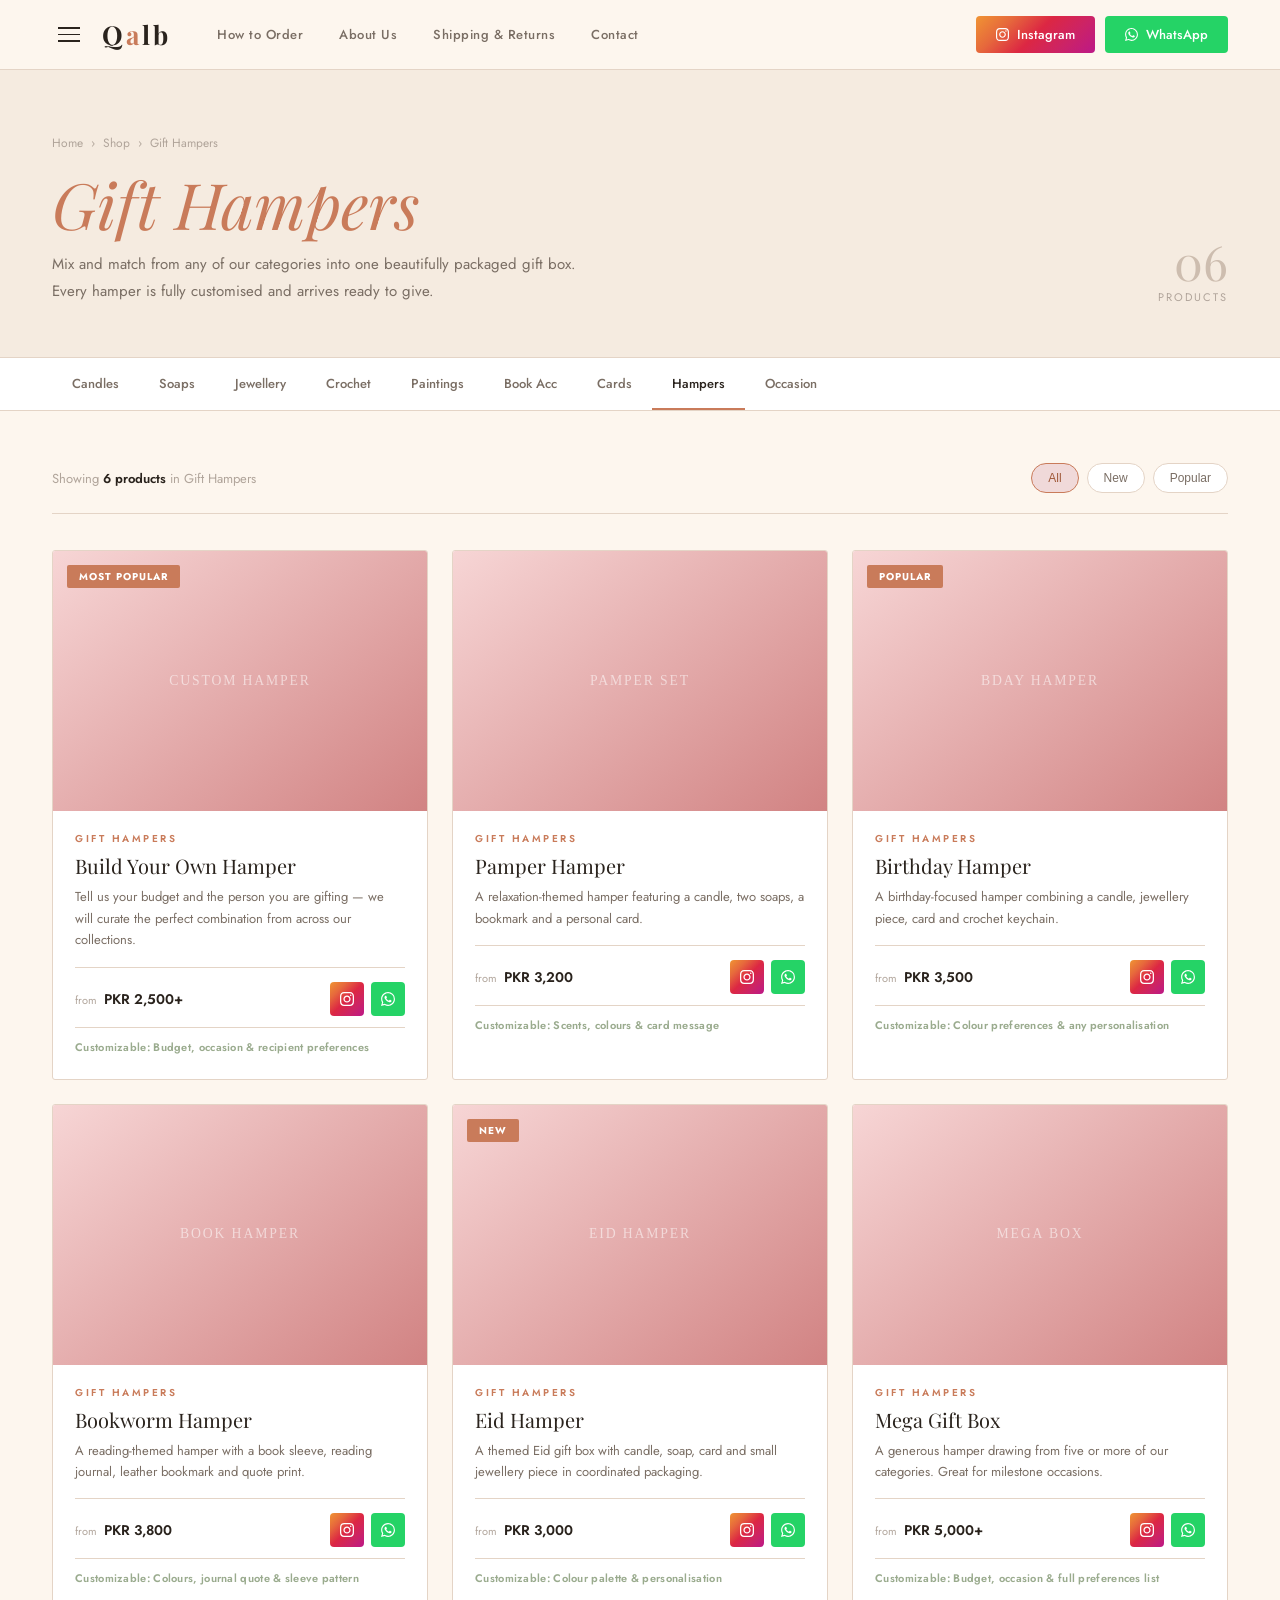
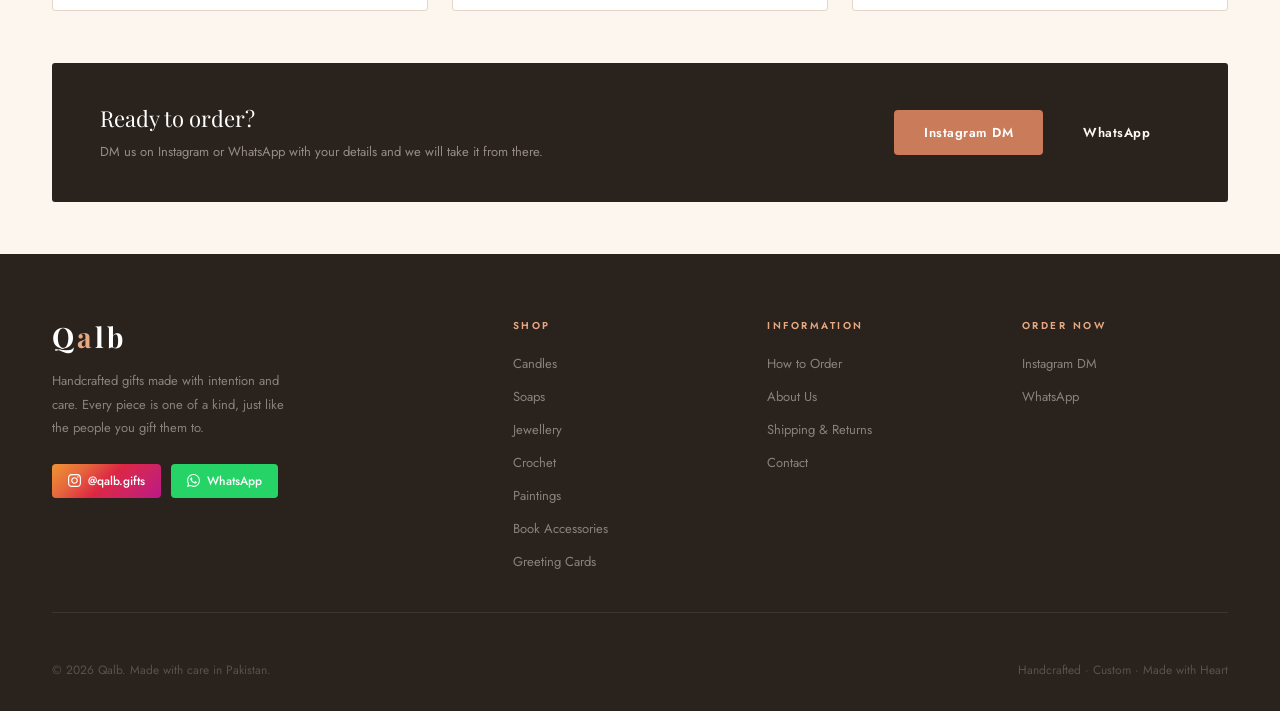
<file: cat-hampers.html>
<!DOCTYPE html>
<html lang="en">
<head>
<meta charset="UTF-8">
<meta name="viewport" content="width=device-width, initial-scale=1.0">
<title>Gift Hampers — Qalb</title>
<link rel="stylesheet" href="style.css">
<style>
.cat-page-header {
  padding: 64px 52px 52px;
  background: var(--warm);
  border-bottom: 1px solid var(--border);
  display: grid;
  grid-template-columns: 1fr auto;
  align-items: end;
  gap: 40px;
}
.cat-page-breadcrumb {
  font-size: 12px; color: var(--light);
  display: flex; align-items: center; gap: 8px; margin-bottom: 18px;
}
.cat-page-breadcrumb a { color: var(--light); text-decoration: none; transition: color .2s; }
.cat-page-breadcrumb a:hover { color: var(--terracotta); }
.cat-page-title {
  font-family: 'Playfair Display', serif;
  font-size: clamp(36px, 5vw, 64px); font-weight: 400; line-height: 1.05;
}
.cat-page-title em { font-style: italic; color: var(--terracotta); }
.cat-page-desc { font-size: 15px; line-height: 1.8; color: var(--mid); max-width: 560px; margin-top: 14px; }
.cat-page-meta { text-align: right; }
.cat-page-count { font-family: 'Playfair Display', serif; font-size: 48px; font-weight: 400; color: var(--border-dark); line-height: 1; }
.cat-page-count-label { font-size: 11px; letter-spacing: 2px; text-transform: uppercase; color: var(--light); margin-top: 4px; }

.cat-nav-strip {
  display: flex; gap: 0; overflow-x: auto; border-bottom: 1px solid var(--border);
  background: white; padding: 0 52px;
}
.cat-nav-strip::-webkit-scrollbar { display: none; }
.cat-nav-strip a {
  display: block; padding: 0 20px; height: 52px; line-height: 52px;
  font-size: 13px; font-weight: 500; white-space: nowrap;
  text-decoration: none; color: var(--mid);
  border-bottom: 2px solid transparent;
  transition: color .2s, border-color .2s;
  flex-shrink: 0;
}
.cat-nav-strip a:hover { color: var(--charcoal); }
.cat-nav-strip a.active { color: var(--charcoal); border-bottom-color: var(--terracotta); }

.prod-main { padding: 52px; }

.sort-bar {
  display: flex; align-items: center; justify-content: space-between;
  margin-bottom: 36px; padding-bottom: 20px; border-bottom: 1px solid var(--border);
}
.sort-bar-left { font-size: 13px; color: var(--light); }
.sort-bar-left strong { color: var(--charcoal); font-weight: 600; }
.sort-tags { display: flex; gap: 8px; flex-wrap: wrap; }
.sort-tag {
  padding: 7px 16px; border-radius: 40px; border: 1px solid var(--border);
  font-size: 12px; font-weight: 500; cursor: pointer; color: var(--mid);
  background: white; transition: all .2s;
}
.sort-tag.active, .sort-tag:hover { border-color: var(--terracotta); background: var(--rose-light); color: var(--terra-dark); }

.prod-grid {
  display: grid; grid-template-columns: repeat(3, 1fr); gap: 24px;
}

.prod-card {
  border: 1px solid var(--border); border-radius: 3px;
  overflow: hidden; background: white;
  transition: box-shadow .3s, transform .3s;
  opacity: 0; transform: translateY(24px);
  transition: opacity .5s ease, transform .5s ease, box-shadow .3s, border-color .3s;
}
.prod-card.visible { opacity: 1; transform: translateY(0); }
.prod-card:hover { box-shadow: 0 12px 40px rgba(42,35,29,.1); border-color: var(--border-dark); }

.prod-card-img {
  height: 260px; position: relative; overflow: hidden;
}
.prod-card-img img {
  width: 100%; height: 100%; object-fit: cover; display: block;
  transition: transform .5s ease;
}
.prod-card:hover .prod-card-img img { transform: scale(1.04); }

.prod-card-badge {
  position: absolute; top: 14px; left: 14px;
  background: var(--terracotta); color: white;
  font-size: 10px; font-weight: 700; letter-spacing: 1px;
  text-transform: uppercase; padding: 4px 12px; border-radius: 2px;
  z-index: 1;
}

.prod-card-body { padding: 20px 22px 24px; }
.prod-card-label { font-size: 10px; letter-spacing: 2.5px; text-transform: uppercase; font-weight: 600; color: var(--terracotta); margin-bottom: 7px; }
.prod-card-name { font-family: 'Playfair Display', serif; font-size: 20px; font-weight: 400; margin-bottom: 8px; line-height: 1.25; }
.prod-card-desc { font-size: 13px; line-height: 1.65; color: var(--mid); margin-bottom: 16px; }
.prod-card-footer { display: flex; align-items: center; justify-content: space-between; padding-top: 14px; border-top: 1px solid var(--border); }
.prod-price { font-size: 14px; font-weight: 600; color: var(--charcoal); }
.prod-price .from { font-size: 11px; color: var(--light); font-weight: 400; margin-right: 3px; }
.prod-order-btns { display: flex; gap: 7px; }
.prod-btn {
  width: 34px; height: 34px; border-radius: 4px; border: none;
  cursor: pointer; display: flex; align-items: center; justify-content: center;
  text-decoration: none; transition: opacity .2s, transform .2s;
  flex-shrink: 0;
}
.prod-btn:hover { opacity: .88; transform: translateY(-1px); }
.prod-btn-ig { background: linear-gradient(135deg,#f09433,#e6683c,#dc2743,#cc2366,#bc1888); }
.prod-btn-wa { background: #25d366; }
.prod-card-customize {
  font-size: 11px; color: var(--sage); font-weight: 600;
  letter-spacing: .3px; margin-top: 11px; padding-top: 11px; border-top: 1px solid var(--border);
}

.cat-cta-strip {
  background: var(--charcoal); margin: 0 52px 52px; border-radius: 3px;
  padding: 40px 48px;
  display: flex; align-items: center; justify-content: space-between; gap: 32px; flex-wrap: wrap;
}
.cat-cta-strip-text strong { font-family: 'Playfair Display', serif; font-size: 22px; font-weight: 400; color: white; display: block; margin-bottom: 6px; }
.cat-cta-strip-text span { font-size: 13px; color: rgba(253,246,238,.5); }
.cat-cta-strip-btns { display: flex; gap: 10px; flex-shrink: 0; }

@media(max-width:960px){
  .cat-page-header{grid-template-columns:1fr;padding:48px 24px;}.cat-page-meta{display:none;}
  .cat-nav-strip{padding:0 24px;}.prod-main{padding:32px 24px;}
  .prod-grid{grid-template-columns:1fr 1fr;}
  .cat-cta-strip{margin:0 24px 40px;padding:32px 24px;flex-direction:column;}
  .sort-tags{display:none;}
}
@media(max-width:600px){.prod-grid{grid-template-columns:1fr;}}
</style>
</head>
<body>
<div class="sidebar-overlay" id="sidebarOverlay"></div>
<aside class="sidebar" id="sidebar">
  <div class="sidebar-head"><span class="sidebar-title">Browse by Category</span><button class="sidebar-close" id="sidebarClose">&times;</button></div>
  <div class="sidebar-body">
    <p class="sidebar-section-label">Gift Categories</p>
    <ul class="sidebar-cat-list"><li><a href="cat-candles.html">Candles <span class="cat-count">12 items</span></a></li>
<li><a href="cat-soaps.html">Soaps <span class="cat-count">8 items</span></a></li>
<li><a href="cat-jewellery.html">Jewellery <span class="cat-count">15 items</span></a></li>
<li><a href="cat-crochet.html">Crochet <span class="cat-count">10 items</span></a></li>
<li><a href="cat-paintings.html">Paintings <span class="cat-count">6 items</span></a></li>
<li><a href="cat-books.html">Book Accessories <span class="cat-count">9 items</span></a></li>
<li><a href="cat-cards.html">Greeting Cards <span class="cat-count">14 items</span></a></li>
<li><a href="cat-hampers.html" class="active">Gift Hampers <span class="cat-count">7 items</span></a></li>
<li><a href="cat-occasion.html">Occasion Sets <span class="cat-count">5 items</span></a></li>
</ul>
    <div class="sidebar-divider"></div>
    <p class="sidebar-section-label">Place an Order</p>
    <div class="sidebar-contact-links">
      <a href="https://instagram.com/qalb.gifts" target="_blank" class="link-ig"><svg width="16" height="16" viewBox="0 0 24 24" fill="currentColor"><path d="M12 2.163c3.204 0 3.584.012 4.85.07 3.252.148 4.771 1.691 4.919 4.919.058 1.265.069 1.645.069 4.849 0 3.205-.012 3.584-.069 4.849-.149 3.225-1.664 4.771-4.919 4.919-1.266.058-1.644.07-4.85.07-3.204 0-3.584-.012-4.849-.07-3.26-.149-4.771-1.699-4.919-4.92-.058-1.265-.07-1.644-.07-4.849 0-3.204.013-3.583.07-4.849.149-3.227 1.664-4.771 4.919-4.919 1.266-.057 1.645-.069 4.849-.069zm0-2.163c-3.259 0-3.667.014-4.947.072-4.358.2-6.78 2.618-6.98 6.98-.059 1.281-.073 1.689-.073 4.948 0 3.259.014 3.668.072 4.948.2 4.358 2.618 6.78 6.98 6.98 1.281.058 1.689.072 4.948.072 3.259 0 3.668-.014 4.948-.072 4.354-.2 6.782-2.618 6.979-6.98.059-1.28.073-1.689.073-4.948 0-3.259-.014-3.667-.072-4.947-.196-4.354-2.617-6.78-6.979-6.98-1.281-.059-1.69-.073-4.949-.073zm0 5.838c-3.403 0-6.162 2.759-6.162 6.162s2.759 6.163 6.162 6.163 6.162-2.759 6.162-6.163c0-3.403-2.759-6.162-6.162-6.162zm0 10.162c-2.209 0-4-1.79-4-4 0-2.209 1.791-4 4-4s4 1.791 4 4c0 2.21-1.791 4-4 4zm6.406-11.845c-.796 0-1.441.645-1.441 1.44s.645 1.44 1.441 1.44c.795 0 1.439-.645 1.439-1.44s-.644-1.44-1.439-1.44z"/></svg>DM on Instagram</a>
      <a href="https://wa.me/923001234567" target="_blank" class="link-wa"><svg width="16" height="16" viewBox="0 0 24 24" fill="currentColor"><path d="M17.472 14.382c-.297-.149-1.758-.867-2.03-.967-.273-.099-.471-.148-.67.15-.197.297-.767.966-.94 1.164-.173.199-.347.223-.644.075-.297-.15-1.255-.463-2.39-1.475-.883-.788-1.48-1.761-1.653-2.059-.173-.297-.018-.458.13-.606.134-.133.298-.347.446-.52.149-.174.198-.298.298-.497.099-.198.05-.371-.025-.52-.075-.149-.669-1.612-.916-2.207-.242-.579-.487-.5-.669-.51-.173-.008-.371-.01-.57-.01-.198 0-.52.074-.792.372-.272.297-1.04 1.016-1.04 2.479 0 1.462 1.065 2.875 1.213 3.074.149.198 2.096 3.2 5.077 4.487.709.306 1.262.489 1.694.625.712.227 1.36.195 1.871.118.571-.085 1.758-.719 2.006-1.413.248-.694.248-1.289.173-1.413-.074-.124-.272-.198-.57-.347m-5.421 7.403h-.004a9.87 9.87 0 01-5.031-1.378l-.361-.214-3.741.982.998-3.648-.235-.374a9.86 9.86 0 01-1.51-5.26c.001-5.45 4.436-9.884 9.888-9.884 2.64 0 5.122 1.03 6.988 2.898a9.825 9.825 0 012.893 6.994c-.003 5.45-4.437 9.884-9.885 9.884m8.413-18.297A11.815 11.815 0 0012.05 0C5.495 0 .16 5.335.157 11.892c0 2.096.547 4.142 1.588 5.945L.057 24l6.305-1.654a11.882 11.882 0 005.683 1.448h.005c6.554 0 11.89-5.335 11.893-11.893a11.821 11.821 0 00-3.48-8.413z"/></svg>Chat on WhatsApp</a>
    </div>
  </div>
</aside>
<nav id="mainNav">
  <div class="nav-left">
    <button class="nav-menu-btn" id="sidebarOpen"><span></span><span></span><span></span></button>
    <a href="index.html" class="nav-logo">Q<span>a</span>lb</a>
    <ul class="nav-links">
      <li><a href="how-to-order.html">How to Order</a></li>
      <li><a href="about.html">About Us</a></li>
      <li><a href="shipping.html">Shipping &amp; Returns</a></li>
      <li><a href="contact.html">Contact</a></li>
    </ul>
  </div>
  <div class="nav-right">
    <a href="https://instagram.com/qalb.gifts" target="_blank" class="nav-btn nav-btn-ig"><svg width="13" height="13" viewBox="0 0 24 24" fill="currentColor"><path d="M12 2.163c3.204 0 3.584.012 4.85.07 3.252.148 4.771 1.691 4.919 4.919.058 1.265.069 1.645.069 4.849 0 3.205-.012 3.584-.069 4.849-.149 3.225-1.664 4.771-4.919 4.919-1.266.058-1.644.07-4.85.07-3.204 0-3.584-.012-4.849-.07-3.26-.149-4.771-1.699-4.919-4.92-.058-1.265-.07-1.644-.07-4.849 0-3.204.013-3.583.07-4.849.149-3.227 1.664-4.771 4.919-4.919 1.266-.057 1.645-.069 4.849-.069zm0-2.163c-3.259 0-3.667.014-4.947.072-4.358.2-6.78 2.618-6.98 6.98-.059 1.281-.073 1.689-.073 4.948 0 3.259.014 3.668.072 4.948.2 4.358 2.618 6.78 6.98 6.98 1.281.058 1.689.072 4.948.072 3.259 0 3.668-.014 4.948-.072 4.354-.2 6.782-2.618 6.979-6.98.059-1.28.073-1.689.073-4.948 0-3.259-.014-3.667-.072-4.947-.196-4.354-2.617-6.78-6.979-6.98-1.281-.059-1.69-.073-4.949-.073zm0 5.838c-3.403 0-6.162 2.759-6.162 6.162s2.759 6.163 6.162 6.163 6.162-2.759 6.162-6.163c0-3.403-2.759-6.162-6.162-6.162zm0 10.162c-2.209 0-4-1.79-4-4 0-2.209 1.791-4 4-4s4 1.791 4 4c0 2.21-1.791 4-4 4zm6.406-11.845c-.796 0-1.441.645-1.441 1.44s.645 1.44 1.441 1.44c.795 0 1.439-.645 1.439-1.44s-.644-1.44-1.439-1.44z"/></svg>Instagram</a>
    <a href="https://wa.me/923001234567" target="_blank" class="nav-btn nav-btn-wa"><svg width="13" height="13" viewBox="0 0 24 24" fill="currentColor"><path d="M17.472 14.382c-.297-.149-1.758-.867-2.03-.967-.273-.099-.471-.148-.67.15-.197.297-.767.966-.94 1.164-.173.199-.347.223-.644.075-.297-.15-1.255-.463-2.39-1.475-.883-.788-1.48-1.761-1.653-2.059-.173-.297-.018-.458.13-.606.134-.133.298-.347.446-.52.149-.174.198-.298.298-.497.099-.198.05-.371-.025-.52-.075-.149-.669-1.612-.916-2.207-.242-.579-.487-.5-.669-.51-.173-.008-.371-.01-.57-.01-.198 0-.52.074-.792.372-.272.297-1.04 1.016-1.04 2.479 0 1.462 1.065 2.875 1.213 3.074.149.198 2.096 3.2 5.077 4.487.709.306 1.262.489 1.694.625.712.227 1.36.195 1.871.118.571-.085 1.758-.719 2.006-1.413.248-.694.248-1.289.173-1.413-.074-.124-.272-.198-.57-.347m-5.421 7.403h-.004a9.87 9.87 0 01-5.031-1.378l-.361-.214-3.741.982.998-3.648-.235-.374a9.86 9.86 0 01-1.51-5.26c.001-5.45 4.436-9.884 9.888-9.884 2.64 0 5.122 1.03 6.988 2.898a9.825 9.825 0 012.893 6.994c-.003 5.45-4.437 9.884-9.885 9.884m8.413-18.297A11.815 11.815 0 0012.05 0C5.495 0 .16 5.335.157 11.892c0 2.096.547 4.142 1.588 5.945L.057 24l6.305-1.654a11.882 11.882 0 005.683 1.448h.005c6.554 0 11.89-5.335 11.893-11.893a11.821 11.821 0 00-3.48-8.413z"/></svg>WhatsApp</a>
  </div>
</nav>
<div class="page">
  <div class="cat-page-header">
    <div>
      <div class="cat-page-breadcrumb">
        <a href="index.html">Home</a><span>&#8250;</span>
        <a href="shop.html">Shop</a><span>&#8250;</span>
        <span>Gift Hampers</span>
      </div>
      <h1 class="cat-page-title"><em>Gift Hampers</em></h1>
      <p class="cat-page-desc">Mix and match from any of our categories into one beautifully packaged gift box. Every hamper is fully customised and arrives ready to give.</p>
    </div>
    <div class="cat-page-meta">
      <div class="cat-page-count">06</div>
      <div class="cat-page-count-label">Products</div>
    </div>
  </div>

  <div class="cat-nav-strip"><a href="cat-candles.html" class="">Candles</a><a href="cat-soaps.html" class="">Soaps</a><a href="cat-jewellery.html" class="">Jewellery</a><a href="cat-crochet.html" class="">Crochet</a><a href="cat-paintings.html" class="">Paintings</a><a href="cat-books.html" class="">Book Acc</a><a href="cat-cards.html" class="">Cards</a><a href="cat-hampers.html" class="active">Hampers</a><a href="cat-occasion.html" class="">Occasion</a></div>

  <div class="prod-main">
    <div class="sort-bar">
      <div class="sort-bar-left">Showing <strong>6 products</strong> in Gift Hampers</div>
      <div class="sort-tags">
        <button class="sort-tag active">All</button>
        <button class="sort-tag">New</button>
        <button class="sort-tag">Popular</button>
      </div>
    </div>
    <div class="prod-grid">
        <div class="prod-card fade-up" data-delay="0.00s">
          <div class="prod-card-img">
            <img src="[data-uri]" alt="CUSTOM HAMPER" style="width:100%;height:100%;object-fit:cover;display:block;">
            <div class="prod-card-badge">Most Popular</div>
          </div>
          <div class="prod-card-body">
            <div class="prod-card-label">Gift Hampers</div>
            <div class="prod-card-name">Build Your Own Hamper</div>
            <div class="prod-card-desc">Tell us your budget and the person you are gifting — we will curate the perfect combination from across our collections.</div>
            <div class="prod-card-footer">
              <div class="prod-price"><span class="from">from</span> PKR 2,500+</div>
              <div class="prod-order-btns">
                <a href="https://instagram.com/qalb.gifts" target="_blank" class="prod-btn prod-btn-ig" title="Order on Instagram"><svg width="14" height="14" viewBox="0 0 24 24" fill="white"><path d="M12 2.163c3.204 0 3.584.012 4.85.07 3.252.148 4.771 1.691 4.919 4.919.058 1.265.069 1.645.069 4.849 0 3.205-.012 3.584-.069 4.849-.149 3.225-1.664 4.771-4.919 4.919-1.266.058-1.644.07-4.85.07-3.204 0-3.584-.012-4.849-.07-3.26-.149-4.771-1.699-4.919-4.92-.058-1.265-.07-1.644-.07-4.849 0-3.204.013-3.583.07-4.849.149-3.227 1.664-4.771 4.919-4.919 1.266-.057 1.645-.069 4.849-.069zm0-2.163c-3.259 0-3.667.014-4.947.072-4.358.2-6.78 2.618-6.98 6.98-.059 1.281-.073 1.689-.073 4.948 0 3.259.014 3.668.072 4.948.2 4.358 2.618 6.78 6.98 6.98 1.281.058 1.689.072 4.948.072 3.259 0 3.668-.014 4.948-.072 4.354-.2 6.782-2.618 6.979-6.98.059-1.28.073-1.689.073-4.948 0-3.259-.014-3.667-.072-4.947-.196-4.354-2.617-6.78-6.979-6.98-1.281-.059-1.69-.073-4.949-.073zm0 5.838c-3.403 0-6.162 2.759-6.162 6.162s2.759 6.163 6.162 6.163 6.162-2.759 6.162-6.163c0-3.403-2.759-6.162-6.162-6.162zm0 10.162c-2.209 0-4-1.79-4-4 0-2.209 1.791-4 4-4s4 1.791 4 4c0 2.21-1.791 4-4 4zm6.406-11.845c-.796 0-1.441.645-1.441 1.44s.645 1.44 1.441 1.44c.795 0 1.439-.645 1.439-1.44s-.644-1.44-1.439-1.44z"/></svg></a>
                <a href="https://wa.me/923001234567?text=Hi! I'd like to order: Build Your Own Hamper" target="_blank" class="prod-btn prod-btn-wa" title="Order on WhatsApp"><svg width="14" height="14" viewBox="0 0 24 24" fill="white"><path d="M17.472 14.382c-.297-.149-1.758-.867-2.03-.967-.273-.099-.471-.148-.67.15-.197.297-.767.966-.94 1.164-.173.199-.347.223-.644.075-.297-.15-1.255-.463-2.39-1.475-.883-.788-1.48-1.761-1.653-2.059-.173-.297-.018-.458.13-.606.134-.133.298-.347.446-.52.149-.174.198-.298.298-.497.099-.198.05-.371-.025-.52-.075-.149-.669-1.612-.916-2.207-.242-.579-.487-.5-.669-.51-.173-.008-.371-.01-.57-.01-.198 0-.52.074-.792.372-.272.297-1.04 1.016-1.04 2.479 0 1.462 1.065 2.875 1.213 3.074.149.198 2.096 3.2 5.077 4.487.709.306 1.262.489 1.694.625.712.227 1.36.195 1.871.118.571-.085 1.758-.719 2.006-1.413.248-.694.248-1.289.173-1.413-.074-.124-.272-.198-.57-.347m-5.421 7.403h-.004a9.87 9.87 0 01-5.031-1.378l-.361-.214-3.741.982.998-3.648-.235-.374a9.86 9.86 0 01-1.51-5.26c.001-5.45 4.436-9.884 9.888-9.884 2.64 0 5.122 1.03 6.988 2.898a9.825 9.825 0 012.893 6.994c-.003 5.45-4.437 9.884-9.885 9.884m8.413-18.297A11.815 11.815 0 0012.05 0C5.495 0 .16 5.335.157 11.892c0 2.096.547 4.142 1.588 5.945L.057 24l6.305-1.654a11.882 11.882 0 005.683 1.448h.005c6.554 0 11.89-5.335 11.893-11.893a11.821 11.821 0 00-3.48-8.413z"/></svg></a>
              </div>
            </div>
            <div class="prod-card-customize">Customizable: Budget, occasion & recipient preferences</div>
          </div>
        </div>
        <div class="prod-card fade-up" data-delay="0.07s">
          <div class="prod-card-img">
            <img src="[data-uri]" alt="PAMPER SET" style="width:100%;height:100%;object-fit:cover;display:block;">
            
          </div>
          <div class="prod-card-body">
            <div class="prod-card-label">Gift Hampers</div>
            <div class="prod-card-name">Pamper Hamper</div>
            <div class="prod-card-desc">A relaxation-themed hamper featuring a candle, two soaps, a bookmark and a personal card.</div>
            <div class="prod-card-footer">
              <div class="prod-price"><span class="from">from</span> PKR 3,200</div>
              <div class="prod-order-btns">
                <a href="https://instagram.com/qalb.gifts" target="_blank" class="prod-btn prod-btn-ig" title="Order on Instagram"><svg width="14" height="14" viewBox="0 0 24 24" fill="white"><path d="M12 2.163c3.204 0 3.584.012 4.85.07 3.252.148 4.771 1.691 4.919 4.919.058 1.265.069 1.645.069 4.849 0 3.205-.012 3.584-.069 4.849-.149 3.225-1.664 4.771-4.919 4.919-1.266.058-1.644.07-4.85.07-3.204 0-3.584-.012-4.849-.07-3.26-.149-4.771-1.699-4.919-4.92-.058-1.265-.07-1.644-.07-4.849 0-3.204.013-3.583.07-4.849.149-3.227 1.664-4.771 4.919-4.919 1.266-.057 1.645-.069 4.849-.069zm0-2.163c-3.259 0-3.667.014-4.947.072-4.358.2-6.78 2.618-6.98 6.98-.059 1.281-.073 1.689-.073 4.948 0 3.259.014 3.668.072 4.948.2 4.358 2.618 6.78 6.98 6.98 1.281.058 1.689.072 4.948.072 3.259 0 3.668-.014 4.948-.072 4.354-.2 6.782-2.618 6.979-6.98.059-1.28.073-1.689.073-4.948 0-3.259-.014-3.667-.072-4.947-.196-4.354-2.617-6.78-6.979-6.98-1.281-.059-1.69-.073-4.949-.073zm0 5.838c-3.403 0-6.162 2.759-6.162 6.162s2.759 6.163 6.162 6.163 6.162-2.759 6.162-6.163c0-3.403-2.759-6.162-6.162-6.162zm0 10.162c-2.209 0-4-1.79-4-4 0-2.209 1.791-4 4-4s4 1.791 4 4c0 2.21-1.791 4-4 4zm6.406-11.845c-.796 0-1.441.645-1.441 1.44s.645 1.44 1.441 1.44c.795 0 1.439-.645 1.439-1.44s-.644-1.44-1.439-1.44z"/></svg></a>
                <a href="https://wa.me/923001234567?text=Hi! I'd like to order: Pamper Hamper" target="_blank" class="prod-btn prod-btn-wa" title="Order on WhatsApp"><svg width="14" height="14" viewBox="0 0 24 24" fill="white"><path d="M17.472 14.382c-.297-.149-1.758-.867-2.03-.967-.273-.099-.471-.148-.67.15-.197.297-.767.966-.94 1.164-.173.199-.347.223-.644.075-.297-.15-1.255-.463-2.39-1.475-.883-.788-1.48-1.761-1.653-2.059-.173-.297-.018-.458.13-.606.134-.133.298-.347.446-.52.149-.174.198-.298.298-.497.099-.198.05-.371-.025-.52-.075-.149-.669-1.612-.916-2.207-.242-.579-.487-.5-.669-.51-.173-.008-.371-.01-.57-.01-.198 0-.52.074-.792.372-.272.297-1.04 1.016-1.04 2.479 0 1.462 1.065 2.875 1.213 3.074.149.198 2.096 3.2 5.077 4.487.709.306 1.262.489 1.694.625.712.227 1.36.195 1.871.118.571-.085 1.758-.719 2.006-1.413.248-.694.248-1.289.173-1.413-.074-.124-.272-.198-.57-.347m-5.421 7.403h-.004a9.87 9.87 0 01-5.031-1.378l-.361-.214-3.741.982.998-3.648-.235-.374a9.86 9.86 0 01-1.51-5.26c.001-5.45 4.436-9.884 9.888-9.884 2.64 0 5.122 1.03 6.988 2.898a9.825 9.825 0 012.893 6.994c-.003 5.45-4.437 9.884-9.885 9.884m8.413-18.297A11.815 11.815 0 0012.05 0C5.495 0 .16 5.335.157 11.892c0 2.096.547 4.142 1.588 5.945L.057 24l6.305-1.654a11.882 11.882 0 005.683 1.448h.005c6.554 0 11.89-5.335 11.893-11.893a11.821 11.821 0 00-3.48-8.413z"/></svg></a>
              </div>
            </div>
            <div class="prod-card-customize">Customizable: Scents, colours & card message</div>
          </div>
        </div>
        <div class="prod-card fade-up" data-delay="0.14s">
          <div class="prod-card-img">
            <img src="[data-uri]" alt="BDAY HAMPER" style="width:100%;height:100%;object-fit:cover;display:block;">
            <div class="prod-card-badge">Popular</div>
          </div>
          <div class="prod-card-body">
            <div class="prod-card-label">Gift Hampers</div>
            <div class="prod-card-name">Birthday Hamper</div>
            <div class="prod-card-desc">A birthday-focused hamper combining a candle, jewellery piece, card and crochet keychain.</div>
            <div class="prod-card-footer">
              <div class="prod-price"><span class="from">from</span> PKR 3,500</div>
              <div class="prod-order-btns">
                <a href="https://instagram.com/qalb.gifts" target="_blank" class="prod-btn prod-btn-ig" title="Order on Instagram"><svg width="14" height="14" viewBox="0 0 24 24" fill="white"><path d="M12 2.163c3.204 0 3.584.012 4.85.07 3.252.148 4.771 1.691 4.919 4.919.058 1.265.069 1.645.069 4.849 0 3.205-.012 3.584-.069 4.849-.149 3.225-1.664 4.771-4.919 4.919-1.266.058-1.644.07-4.85.07-3.204 0-3.584-.012-4.849-.07-3.26-.149-4.771-1.699-4.919-4.92-.058-1.265-.07-1.644-.07-4.849 0-3.204.013-3.583.07-4.849.149-3.227 1.664-4.771 4.919-4.919 1.266-.057 1.645-.069 4.849-.069zm0-2.163c-3.259 0-3.667.014-4.947.072-4.358.2-6.78 2.618-6.98 6.98-.059 1.281-.073 1.689-.073 4.948 0 3.259.014 3.668.072 4.948.2 4.358 2.618 6.78 6.98 6.98 1.281.058 1.689.072 4.948.072 3.259 0 3.668-.014 4.948-.072 4.354-.2 6.782-2.618 6.979-6.98.059-1.28.073-1.689.073-4.948 0-3.259-.014-3.667-.072-4.947-.196-4.354-2.617-6.78-6.979-6.98-1.281-.059-1.69-.073-4.949-.073zm0 5.838c-3.403 0-6.162 2.759-6.162 6.162s2.759 6.163 6.162 6.163 6.162-2.759 6.162-6.163c0-3.403-2.759-6.162-6.162-6.162zm0 10.162c-2.209 0-4-1.79-4-4 0-2.209 1.791-4 4-4s4 1.791 4 4c0 2.21-1.791 4-4 4zm6.406-11.845c-.796 0-1.441.645-1.441 1.44s.645 1.44 1.441 1.44c.795 0 1.439-.645 1.439-1.44s-.644-1.44-1.439-1.44z"/></svg></a>
                <a href="https://wa.me/923001234567?text=Hi! I'd like to order: Birthday Hamper" target="_blank" class="prod-btn prod-btn-wa" title="Order on WhatsApp"><svg width="14" height="14" viewBox="0 0 24 24" fill="white"><path d="M17.472 14.382c-.297-.149-1.758-.867-2.03-.967-.273-.099-.471-.148-.67.15-.197.297-.767.966-.94 1.164-.173.199-.347.223-.644.075-.297-.15-1.255-.463-2.39-1.475-.883-.788-1.48-1.761-1.653-2.059-.173-.297-.018-.458.13-.606.134-.133.298-.347.446-.52.149-.174.198-.298.298-.497.099-.198.05-.371-.025-.52-.075-.149-.669-1.612-.916-2.207-.242-.579-.487-.5-.669-.51-.173-.008-.371-.01-.57-.01-.198 0-.52.074-.792.372-.272.297-1.04 1.016-1.04 2.479 0 1.462 1.065 2.875 1.213 3.074.149.198 2.096 3.2 5.077 4.487.709.306 1.262.489 1.694.625.712.227 1.36.195 1.871.118.571-.085 1.758-.719 2.006-1.413.248-.694.248-1.289.173-1.413-.074-.124-.272-.198-.57-.347m-5.421 7.403h-.004a9.87 9.87 0 01-5.031-1.378l-.361-.214-3.741.982.998-3.648-.235-.374a9.86 9.86 0 01-1.51-5.26c.001-5.45 4.436-9.884 9.888-9.884 2.64 0 5.122 1.03 6.988 2.898a9.825 9.825 0 012.893 6.994c-.003 5.45-4.437 9.884-9.885 9.884m8.413-18.297A11.815 11.815 0 0012.05 0C5.495 0 .16 5.335.157 11.892c0 2.096.547 4.142 1.588 5.945L.057 24l6.305-1.654a11.882 11.882 0 005.683 1.448h.005c6.554 0 11.89-5.335 11.893-11.893a11.821 11.821 0 00-3.48-8.413z"/></svg></a>
              </div>
            </div>
            <div class="prod-card-customize">Customizable: Colour preferences & any personalisation</div>
          </div>
        </div>
        <div class="prod-card fade-up" data-delay="0.21s">
          <div class="prod-card-img">
            <img src="[data-uri]" alt="BOOK HAMPER" style="width:100%;height:100%;object-fit:cover;display:block;">
            
          </div>
          <div class="prod-card-body">
            <div class="prod-card-label">Gift Hampers</div>
            <div class="prod-card-name">Bookworm Hamper</div>
            <div class="prod-card-desc">A reading-themed hamper with a book sleeve, reading journal, leather bookmark and quote print.</div>
            <div class="prod-card-footer">
              <div class="prod-price"><span class="from">from</span> PKR 3,800</div>
              <div class="prod-order-btns">
                <a href="https://instagram.com/qalb.gifts" target="_blank" class="prod-btn prod-btn-ig" title="Order on Instagram"><svg width="14" height="14" viewBox="0 0 24 24" fill="white"><path d="M12 2.163c3.204 0 3.584.012 4.85.07 3.252.148 4.771 1.691 4.919 4.919.058 1.265.069 1.645.069 4.849 0 3.205-.012 3.584-.069 4.849-.149 3.225-1.664 4.771-4.919 4.919-1.266.058-1.644.07-4.85.07-3.204 0-3.584-.012-4.849-.07-3.26-.149-4.771-1.699-4.919-4.92-.058-1.265-.07-1.644-.07-4.849 0-3.204.013-3.583.07-4.849.149-3.227 1.664-4.771 4.919-4.919 1.266-.057 1.645-.069 4.849-.069zm0-2.163c-3.259 0-3.667.014-4.947.072-4.358.2-6.78 2.618-6.98 6.98-.059 1.281-.073 1.689-.073 4.948 0 3.259.014 3.668.072 4.948.2 4.358 2.618 6.78 6.98 6.98 1.281.058 1.689.072 4.948.072 3.259 0 3.668-.014 4.948-.072 4.354-.2 6.782-2.618 6.979-6.98.059-1.28.073-1.689.073-4.948 0-3.259-.014-3.667-.072-4.947-.196-4.354-2.617-6.78-6.979-6.98-1.281-.059-1.69-.073-4.949-.073zm0 5.838c-3.403 0-6.162 2.759-6.162 6.162s2.759 6.163 6.162 6.163 6.162-2.759 6.162-6.163c0-3.403-2.759-6.162-6.162-6.162zm0 10.162c-2.209 0-4-1.79-4-4 0-2.209 1.791-4 4-4s4 1.791 4 4c0 2.21-1.791 4-4 4zm6.406-11.845c-.796 0-1.441.645-1.441 1.44s.645 1.44 1.441 1.44c.795 0 1.439-.645 1.439-1.44s-.644-1.44-1.439-1.44z"/></svg></a>
                <a href="https://wa.me/923001234567?text=Hi! I'd like to order: Bookworm Hamper" target="_blank" class="prod-btn prod-btn-wa" title="Order on WhatsApp"><svg width="14" height="14" viewBox="0 0 24 24" fill="white"><path d="M17.472 14.382c-.297-.149-1.758-.867-2.03-.967-.273-.099-.471-.148-.67.15-.197.297-.767.966-.94 1.164-.173.199-.347.223-.644.075-.297-.15-1.255-.463-2.39-1.475-.883-.788-1.48-1.761-1.653-2.059-.173-.297-.018-.458.13-.606.134-.133.298-.347.446-.52.149-.174.198-.298.298-.497.099-.198.05-.371-.025-.52-.075-.149-.669-1.612-.916-2.207-.242-.579-.487-.5-.669-.51-.173-.008-.371-.01-.57-.01-.198 0-.52.074-.792.372-.272.297-1.04 1.016-1.04 2.479 0 1.462 1.065 2.875 1.213 3.074.149.198 2.096 3.2 5.077 4.487.709.306 1.262.489 1.694.625.712.227 1.36.195 1.871.118.571-.085 1.758-.719 2.006-1.413.248-.694.248-1.289.173-1.413-.074-.124-.272-.198-.57-.347m-5.421 7.403h-.004a9.87 9.87 0 01-5.031-1.378l-.361-.214-3.741.982.998-3.648-.235-.374a9.86 9.86 0 01-1.51-5.26c.001-5.45 4.436-9.884 9.888-9.884 2.64 0 5.122 1.03 6.988 2.898a9.825 9.825 0 012.893 6.994c-.003 5.45-4.437 9.884-9.885 9.884m8.413-18.297A11.815 11.815 0 0012.05 0C5.495 0 .16 5.335.157 11.892c0 2.096.547 4.142 1.588 5.945L.057 24l6.305-1.654a11.882 11.882 0 005.683 1.448h.005c6.554 0 11.89-5.335 11.893-11.893a11.821 11.821 0 00-3.48-8.413z"/></svg></a>
              </div>
            </div>
            <div class="prod-card-customize">Customizable: Colours, journal quote & sleeve pattern</div>
          </div>
        </div>
        <div class="prod-card fade-up" data-delay="0.28s">
          <div class="prod-card-img">
            <img src="[data-uri]" alt="EID HAMPER" style="width:100%;height:100%;object-fit:cover;display:block;">
            <div class="prod-card-badge">New</div>
          </div>
          <div class="prod-card-body">
            <div class="prod-card-label">Gift Hampers</div>
            <div class="prod-card-name">Eid Hamper</div>
            <div class="prod-card-desc">A themed Eid gift box with candle, soap, card and small jewellery piece in coordinated packaging.</div>
            <div class="prod-card-footer">
              <div class="prod-price"><span class="from">from</span> PKR 3,000</div>
              <div class="prod-order-btns">
                <a href="https://instagram.com/qalb.gifts" target="_blank" class="prod-btn prod-btn-ig" title="Order on Instagram"><svg width="14" height="14" viewBox="0 0 24 24" fill="white"><path d="M12 2.163c3.204 0 3.584.012 4.85.07 3.252.148 4.771 1.691 4.919 4.919.058 1.265.069 1.645.069 4.849 0 3.205-.012 3.584-.069 4.849-.149 3.225-1.664 4.771-4.919 4.919-1.266.058-1.644.07-4.85.07-3.204 0-3.584-.012-4.849-.07-3.26-.149-4.771-1.699-4.919-4.92-.058-1.265-.07-1.644-.07-4.849 0-3.204.013-3.583.07-4.849.149-3.227 1.664-4.771 4.919-4.919 1.266-.057 1.645-.069 4.849-.069zm0-2.163c-3.259 0-3.667.014-4.947.072-4.358.2-6.78 2.618-6.98 6.98-.059 1.281-.073 1.689-.073 4.948 0 3.259.014 3.668.072 4.948.2 4.358 2.618 6.78 6.98 6.98 1.281.058 1.689.072 4.948.072 3.259 0 3.668-.014 4.948-.072 4.354-.2 6.782-2.618 6.979-6.98.059-1.28.073-1.689.073-4.948 0-3.259-.014-3.667-.072-4.947-.196-4.354-2.617-6.78-6.979-6.98-1.281-.059-1.69-.073-4.949-.073zm0 5.838c-3.403 0-6.162 2.759-6.162 6.162s2.759 6.163 6.162 6.163 6.162-2.759 6.162-6.163c0-3.403-2.759-6.162-6.162-6.162zm0 10.162c-2.209 0-4-1.79-4-4 0-2.209 1.791-4 4-4s4 1.791 4 4c0 2.21-1.791 4-4 4zm6.406-11.845c-.796 0-1.441.645-1.441 1.44s.645 1.44 1.441 1.44c.795 0 1.439-.645 1.439-1.44s-.644-1.44-1.439-1.44z"/></svg></a>
                <a href="https://wa.me/923001234567?text=Hi! I'd like to order: Eid Hamper" target="_blank" class="prod-btn prod-btn-wa" title="Order on WhatsApp"><svg width="14" height="14" viewBox="0 0 24 24" fill="white"><path d="M17.472 14.382c-.297-.149-1.758-.867-2.03-.967-.273-.099-.471-.148-.67.15-.197.297-.767.966-.94 1.164-.173.199-.347.223-.644.075-.297-.15-1.255-.463-2.39-1.475-.883-.788-1.48-1.761-1.653-2.059-.173-.297-.018-.458.13-.606.134-.133.298-.347.446-.52.149-.174.198-.298.298-.497.099-.198.05-.371-.025-.52-.075-.149-.669-1.612-.916-2.207-.242-.579-.487-.5-.669-.51-.173-.008-.371-.01-.57-.01-.198 0-.52.074-.792.372-.272.297-1.04 1.016-1.04 2.479 0 1.462 1.065 2.875 1.213 3.074.149.198 2.096 3.2 5.077 4.487.709.306 1.262.489 1.694.625.712.227 1.36.195 1.871.118.571-.085 1.758-.719 2.006-1.413.248-.694.248-1.289.173-1.413-.074-.124-.272-.198-.57-.347m-5.421 7.403h-.004a9.87 9.87 0 01-5.031-1.378l-.361-.214-3.741.982.998-3.648-.235-.374a9.86 9.86 0 01-1.51-5.26c.001-5.45 4.436-9.884 9.888-9.884 2.64 0 5.122 1.03 6.988 2.898a9.825 9.825 0 012.893 6.994c-.003 5.45-4.437 9.884-9.885 9.884m8.413-18.297A11.815 11.815 0 0012.05 0C5.495 0 .16 5.335.157 11.892c0 2.096.547 4.142 1.588 5.945L.057 24l6.305-1.654a11.882 11.882 0 005.683 1.448h.005c6.554 0 11.89-5.335 11.893-11.893a11.821 11.821 0 00-3.48-8.413z"/></svg></a>
              </div>
            </div>
            <div class="prod-card-customize">Customizable: Colour palette & personalisation</div>
          </div>
        </div>
        <div class="prod-card fade-up" data-delay="0.35s">
          <div class="prod-card-img">
            <img src="[data-uri]" alt="MEGA BOX" style="width:100%;height:100%;object-fit:cover;display:block;">
            
          </div>
          <div class="prod-card-body">
            <div class="prod-card-label">Gift Hampers</div>
            <div class="prod-card-name">Mega Gift Box</div>
            <div class="prod-card-desc">A generous hamper drawing from five or more of our categories. Great for milestone occasions.</div>
            <div class="prod-card-footer">
              <div class="prod-price"><span class="from">from</span> PKR 5,000+</div>
              <div class="prod-order-btns">
                <a href="https://instagram.com/qalb.gifts" target="_blank" class="prod-btn prod-btn-ig" title="Order on Instagram"><svg width="14" height="14" viewBox="0 0 24 24" fill="white"><path d="M12 2.163c3.204 0 3.584.012 4.85.07 3.252.148 4.771 1.691 4.919 4.919.058 1.265.069 1.645.069 4.849 0 3.205-.012 3.584-.069 4.849-.149 3.225-1.664 4.771-4.919 4.919-1.266.058-1.644.07-4.85.07-3.204 0-3.584-.012-4.849-.07-3.26-.149-4.771-1.699-4.919-4.92-.058-1.265-.07-1.644-.07-4.849 0-3.204.013-3.583.07-4.849.149-3.227 1.664-4.771 4.919-4.919 1.266-.057 1.645-.069 4.849-.069zm0-2.163c-3.259 0-3.667.014-4.947.072-4.358.2-6.78 2.618-6.98 6.98-.059 1.281-.073 1.689-.073 4.948 0 3.259.014 3.668.072 4.948.2 4.358 2.618 6.78 6.98 6.98 1.281.058 1.689.072 4.948.072 3.259 0 3.668-.014 4.948-.072 4.354-.2 6.782-2.618 6.979-6.98.059-1.28.073-1.689.073-4.948 0-3.259-.014-3.667-.072-4.947-.196-4.354-2.617-6.78-6.979-6.98-1.281-.059-1.69-.073-4.949-.073zm0 5.838c-3.403 0-6.162 2.759-6.162 6.162s2.759 6.163 6.162 6.163 6.162-2.759 6.162-6.163c0-3.403-2.759-6.162-6.162-6.162zm0 10.162c-2.209 0-4-1.79-4-4 0-2.209 1.791-4 4-4s4 1.791 4 4c0 2.21-1.791 4-4 4zm6.406-11.845c-.796 0-1.441.645-1.441 1.44s.645 1.44 1.441 1.44c.795 0 1.439-.645 1.439-1.44s-.644-1.44-1.439-1.44z"/></svg></a>
                <a href="https://wa.me/923001234567?text=Hi! I'd like to order: Mega Gift Box" target="_blank" class="prod-btn prod-btn-wa" title="Order on WhatsApp"><svg width="14" height="14" viewBox="0 0 24 24" fill="white"><path d="M17.472 14.382c-.297-.149-1.758-.867-2.03-.967-.273-.099-.471-.148-.67.15-.197.297-.767.966-.94 1.164-.173.199-.347.223-.644.075-.297-.15-1.255-.463-2.39-1.475-.883-.788-1.48-1.761-1.653-2.059-.173-.297-.018-.458.13-.606.134-.133.298-.347.446-.52.149-.174.198-.298.298-.497.099-.198.05-.371-.025-.52-.075-.149-.669-1.612-.916-2.207-.242-.579-.487-.5-.669-.51-.173-.008-.371-.01-.57-.01-.198 0-.52.074-.792.372-.272.297-1.04 1.016-1.04 2.479 0 1.462 1.065 2.875 1.213 3.074.149.198 2.096 3.2 5.077 4.487.709.306 1.262.489 1.694.625.712.227 1.36.195 1.871.118.571-.085 1.758-.719 2.006-1.413.248-.694.248-1.289.173-1.413-.074-.124-.272-.198-.57-.347m-5.421 7.403h-.004a9.87 9.87 0 01-5.031-1.378l-.361-.214-3.741.982.998-3.648-.235-.374a9.86 9.86 0 01-1.51-5.26c.001-5.45 4.436-9.884 9.888-9.884 2.64 0 5.122 1.03 6.988 2.898a9.825 9.825 0 012.893 6.994c-.003 5.45-4.437 9.884-9.885 9.884m8.413-18.297A11.815 11.815 0 0012.05 0C5.495 0 .16 5.335.157 11.892c0 2.096.547 4.142 1.588 5.945L.057 24l6.305-1.654a11.882 11.882 0 005.683 1.448h.005c6.554 0 11.89-5.335 11.893-11.893a11.821 11.821 0 00-3.48-8.413z"/></svg></a>
              </div>
            </div>
            <div class="prod-card-customize">Customizable: Budget, occasion & full preferences list</div>
          </div>
        </div></div>
  </div>

  <div class="cat-cta-strip">
    <div class="cat-cta-strip-text">
      <strong>Ready to order?</strong>
      <span>DM us on Instagram or WhatsApp with your details and we will take it from there.</span>
    </div>
    <div class="cat-cta-strip-btns">
      <a href="https://instagram.com/qalb.gifts" target="_blank" class="btn btn-primary">Instagram DM</a>
      <a href="https://wa.me/923001234567?text=Hi! I'd like to order from your Gift Hampers collection." target="_blank" class="btn btn-dark">WhatsApp</a>
    </div>
  </div>
</div>
<footer>
  <div class="footer-grid">
    <div><a href="index.html" class="footer-logo">Q<span>a</span>lb</a>
    <p class="footer-tagline">Handcrafted gifts made with intention and care. Every piece is one of a kind, just like the people you gift them to.</p>
    <div class="footer-socials">
      <a href="https://instagram.com/qalb.gifts" target="_blank" class="footer-social-btn ig"><svg width="13" height="13" viewBox="0 0 24 24" fill="currentColor"><path d="M12 2.163c3.204 0 3.584.012 4.85.07 3.252.148 4.771 1.691 4.919 4.919.058 1.265.069 1.645.069 4.849 0 3.205-.012 3.584-.069 4.849-.149 3.225-1.664 4.771-4.919 4.919-1.266.058-1.644.07-4.85.07-3.204 0-3.584-.012-4.849-.07-3.26-.149-4.771-1.699-4.919-4.92-.058-1.265-.07-1.644-.07-4.849 0-3.204.013-3.583.07-4.849.149-3.227 1.664-4.771 4.919-4.919 1.266-.057 1.645-.069 4.849-.069zm0-2.163c-3.259 0-3.667.014-4.947.072-4.358.2-6.78 2.618-6.98 6.98-.059 1.281-.073 1.689-.073 4.948 0 3.259.014 3.668.072 4.948.2 4.358 2.618 6.78 6.98 6.98 1.281.058 1.689.072 4.948.072 3.259 0 3.668-.014 4.948-.072 4.354-.2 6.782-2.618 6.979-6.98.059-1.28.073-1.689.073-4.948 0-3.259-.014-3.667-.072-4.947-.196-4.354-2.617-6.78-6.979-6.98-1.281-.059-1.69-.073-4.949-.073zm0 5.838c-3.403 0-6.162 2.759-6.162 6.162s2.759 6.163 6.162 6.163 6.162-2.759 6.162-6.163c0-3.403-2.759-6.162-6.162-6.162zm0 10.162c-2.209 0-4-1.79-4-4 0-2.209 1.791-4 4-4s4 1.791 4 4c0 2.21-1.791 4-4 4zm6.406-11.845c-.796 0-1.441.645-1.441 1.44s.645 1.44 1.441 1.44c.795 0 1.439-.645 1.439-1.44s-.644-1.44-1.439-1.44z"/></svg>@qalb.gifts</a>
      <a href="https://wa.me/923001234567" target="_blank" class="footer-social-btn wa"><svg width="13" height="13" viewBox="0 0 24 24" fill="currentColor"><path d="M17.472 14.382c-.297-.149-1.758-.867-2.03-.967-.273-.099-.471-.148-.67.15-.197.297-.767.966-.94 1.164-.173.199-.347.223-.644.075-.297-.15-1.255-.463-2.39-1.475-.883-.788-1.48-1.761-1.653-2.059-.173-.297-.018-.458.13-.606.134-.133.298-.347.446-.52.149-.174.198-.298.298-.497.099-.198.05-.371-.025-.52-.075-.149-.669-1.612-.916-2.207-.242-.579-.487-.5-.669-.51-.173-.008-.371-.01-.57-.01-.198 0-.52.074-.792.372-.272.297-1.04 1.016-1.04 2.479 0 1.462 1.065 2.875 1.213 3.074.149.198 2.096 3.2 5.077 4.487.709.306 1.262.489 1.694.625.712.227 1.36.195 1.871.118.571-.085 1.758-.719 2.006-1.413.248-.694.248-1.289.173-1.413-.074-.124-.272-.198-.57-.347m-5.421 7.403h-.004a9.87 9.87 0 01-5.031-1.378l-.361-.214-3.741.982.998-3.648-.235-.374a9.86 9.86 0 01-1.51-5.26c.001-5.45 4.436-9.884 9.888-9.884 2.64 0 5.122 1.03 6.988 2.898a9.825 9.825 0 012.893 6.994c-.003 5.45-4.437 9.884-9.885 9.884m8.413-18.297A11.815 11.815 0 0012.05 0C5.495 0 .16 5.335.157 11.892c0 2.096.547 4.142 1.588 5.945L.057 24l6.305-1.654a11.882 11.882 0 005.683 1.448h.005c6.554 0 11.89-5.335 11.893-11.893a11.821 11.821 0 00-3.48-8.413z"/></svg>WhatsApp</a>
    </div></div>
    <div><p class="footer-col-title">Shop</p><ul class="footer-links"><li><a href="cat-candles.html">Candles</a></li><li><a href="cat-soaps.html">Soaps</a></li><li><a href="cat-jewellery.html">Jewellery</a></li><li><a href="cat-crochet.html">Crochet</a></li><li><a href="cat-paintings.html">Paintings</a></li><li><a href="cat-books.html">Book Accessories</a></li><li><a href="cat-cards.html">Greeting Cards</a></li></ul></div>
    <div><p class="footer-col-title">Information</p><ul class="footer-links">
      <li><a href="how-to-order.html">How to Order</a></li>
      <li><a href="about.html">About Us</a></li>
      <li><a href="shipping.html">Shipping &amp; Returns</a></li>
      <li><a href="contact.html">Contact</a></li>
    </ul></div>
    <div><p class="footer-col-title">Order Now</p><ul class="footer-links">
      <li><a href="https://instagram.com/qalb.gifts" target="_blank">Instagram DM</a></li>
      <li><a href="https://wa.me/923001234567" target="_blank">WhatsApp</a></li>
    </ul></div>
  </div>
  <div class="footer-bottom"><span>&#169; 2026 Qalb. Made with care in Pakistan.</span><span>Handcrafted &middot; Custom &middot; Made with Heart</span></div>
</footer>
<script src="qalb.js"></script>
<script>
document.querySelectorAll('.sort-tag').forEach(btn => {
  btn.addEventListener('click', () => {
    document.querySelectorAll('.sort-tag').forEach(b => b.classList.remove('active'));
    btn.classList.add('active');
  });
});
</script>
</body>
</html>
</file>
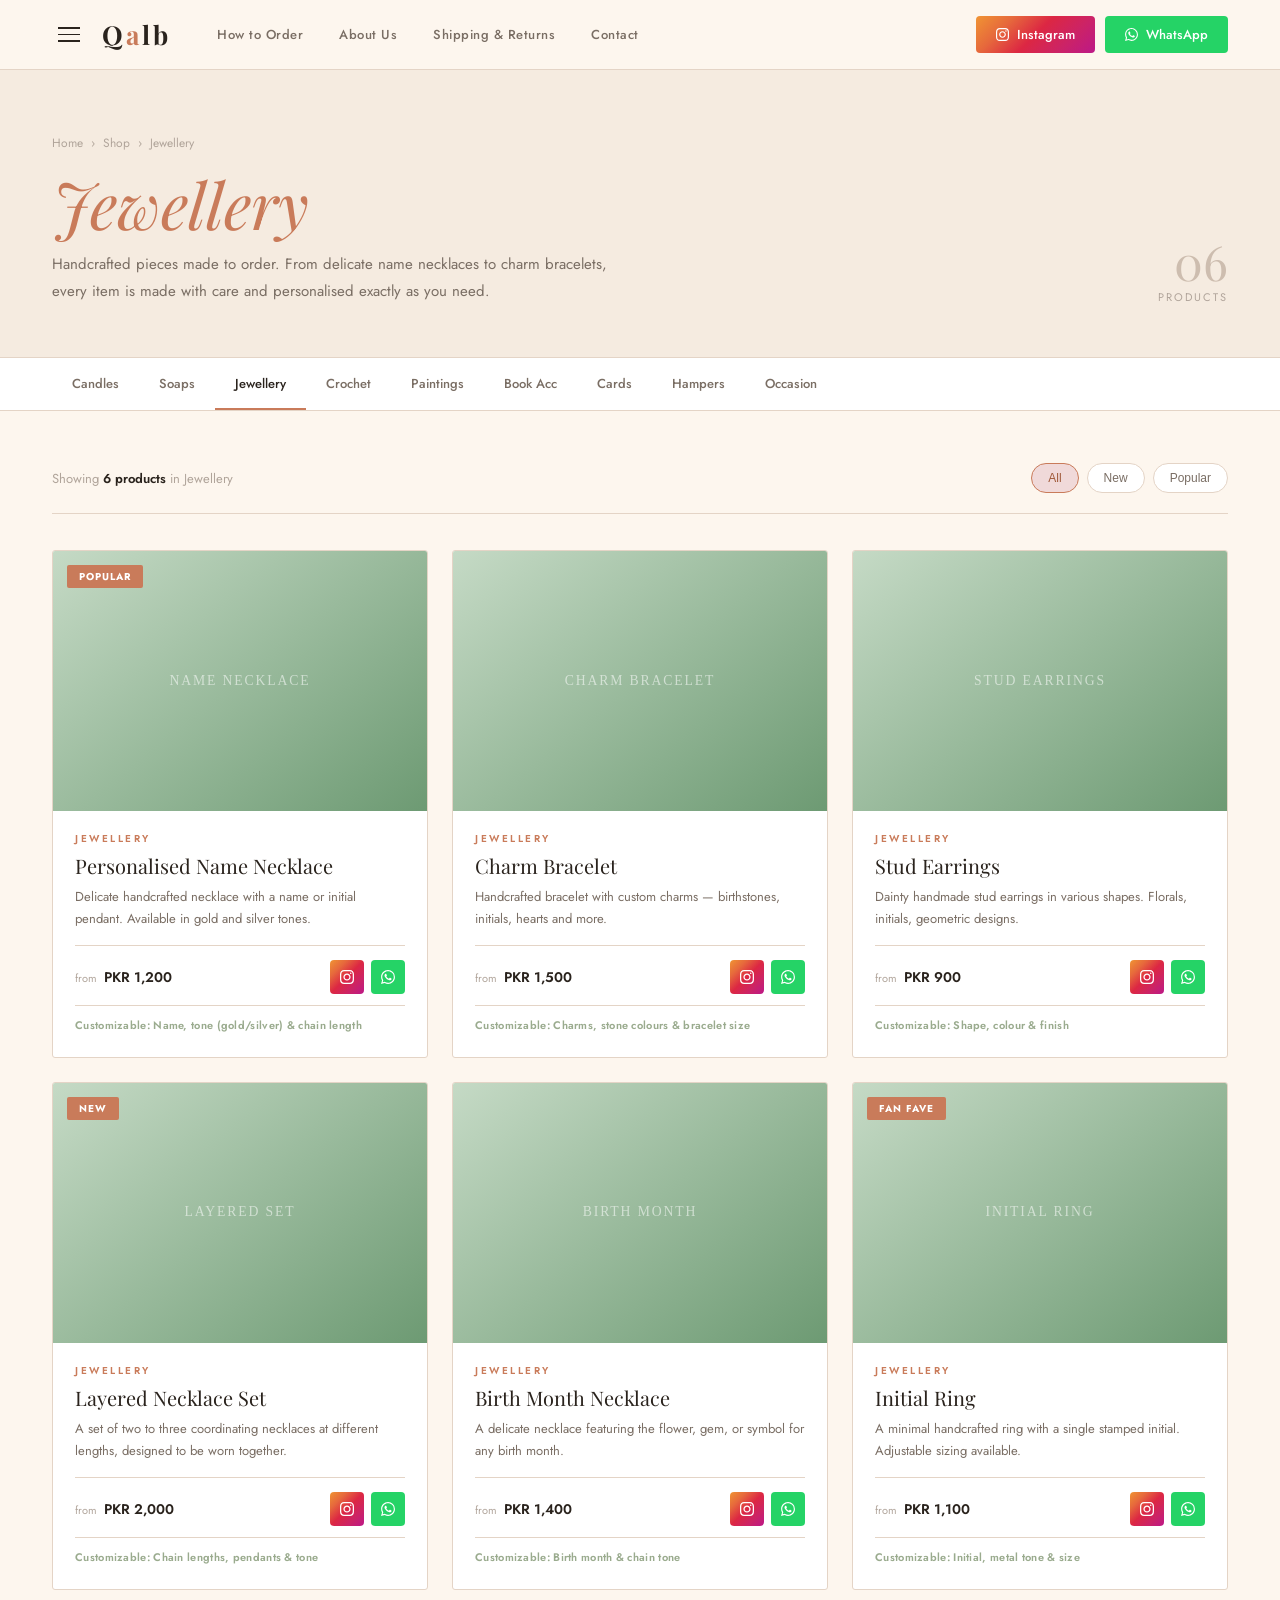
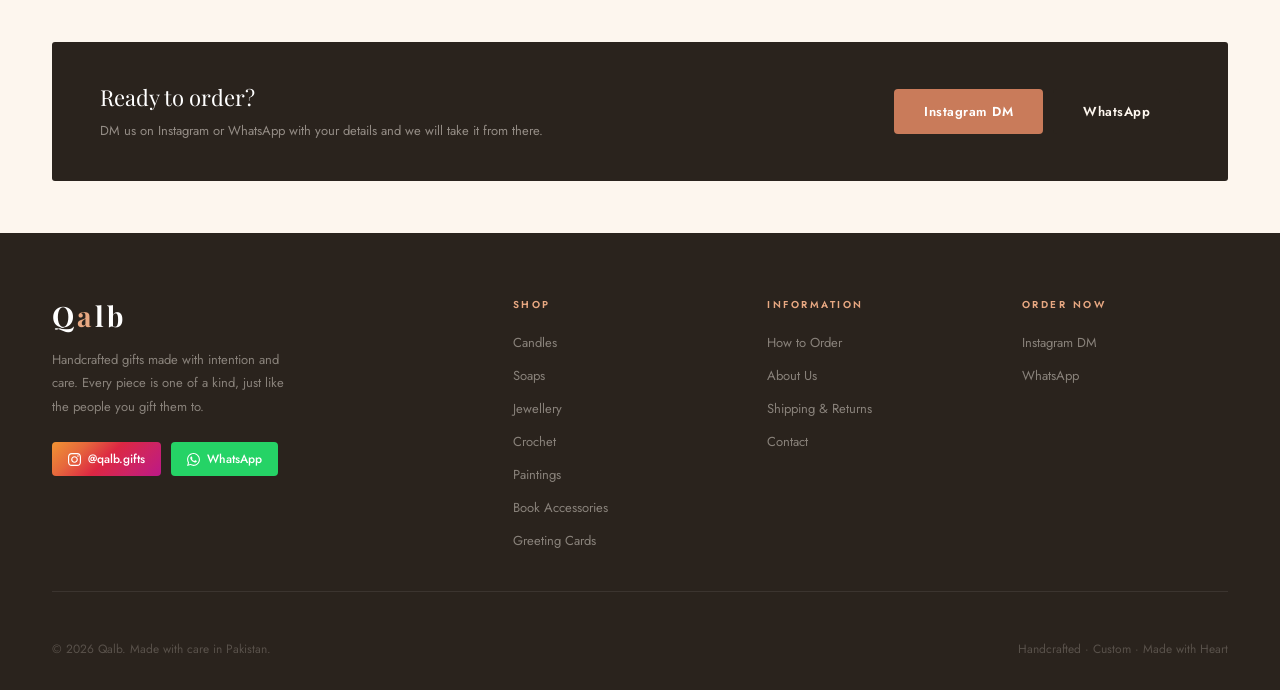
<file: cat-jewellery.html>
<!DOCTYPE html>
<html lang="en">
<head>
<meta charset="UTF-8">
<meta name="viewport" content="width=device-width, initial-scale=1.0">
<title>Jewellery — Qalb</title>
<link rel="stylesheet" href="style.css">
<style>
.cat-page-header {
  padding: 64px 52px 52px;
  background: var(--warm);
  border-bottom: 1px solid var(--border);
  display: grid;
  grid-template-columns: 1fr auto;
  align-items: end;
  gap: 40px;
}
.cat-page-breadcrumb {
  font-size: 12px; color: var(--light);
  display: flex; align-items: center; gap: 8px; margin-bottom: 18px;
}
.cat-page-breadcrumb a { color: var(--light); text-decoration: none; transition: color .2s; }
.cat-page-breadcrumb a:hover { color: var(--terracotta); }
.cat-page-title {
  font-family: 'Playfair Display', serif;
  font-size: clamp(36px, 5vw, 64px); font-weight: 400; line-height: 1.05;
}
.cat-page-title em { font-style: italic; color: var(--terracotta); }
.cat-page-desc { font-size: 15px; line-height: 1.8; color: var(--mid); max-width: 560px; margin-top: 14px; }
.cat-page-meta { text-align: right; }
.cat-page-count { font-family: 'Playfair Display', serif; font-size: 48px; font-weight: 400; color: var(--border-dark); line-height: 1; }
.cat-page-count-label { font-size: 11px; letter-spacing: 2px; text-transform: uppercase; color: var(--light); margin-top: 4px; }

.cat-nav-strip {
  display: flex; gap: 0; overflow-x: auto; border-bottom: 1px solid var(--border);
  background: white; padding: 0 52px;
}
.cat-nav-strip::-webkit-scrollbar { display: none; }
.cat-nav-strip a {
  display: block; padding: 0 20px; height: 52px; line-height: 52px;
  font-size: 13px; font-weight: 500; white-space: nowrap;
  text-decoration: none; color: var(--mid);
  border-bottom: 2px solid transparent;
  transition: color .2s, border-color .2s;
  flex-shrink: 0;
}
.cat-nav-strip a:hover { color: var(--charcoal); }
.cat-nav-strip a.active { color: var(--charcoal); border-bottom-color: var(--terracotta); }

.prod-main { padding: 52px; }

.sort-bar {
  display: flex; align-items: center; justify-content: space-between;
  margin-bottom: 36px; padding-bottom: 20px; border-bottom: 1px solid var(--border);
}
.sort-bar-left { font-size: 13px; color: var(--light); }
.sort-bar-left strong { color: var(--charcoal); font-weight: 600; }
.sort-tags { display: flex; gap: 8px; flex-wrap: wrap; }
.sort-tag {
  padding: 7px 16px; border-radius: 40px; border: 1px solid var(--border);
  font-size: 12px; font-weight: 500; cursor: pointer; color: var(--mid);
  background: white; transition: all .2s;
}
.sort-tag.active, .sort-tag:hover { border-color: var(--terracotta); background: var(--rose-light); color: var(--terra-dark); }

.prod-grid {
  display: grid; grid-template-columns: repeat(3, 1fr); gap: 24px;
}

.prod-card {
  border: 1px solid var(--border); border-radius: 3px;
  overflow: hidden; background: white;
  transition: box-shadow .3s, transform .3s;
  opacity: 0; transform: translateY(24px);
  transition: opacity .5s ease, transform .5s ease, box-shadow .3s, border-color .3s;
}
.prod-card.visible { opacity: 1; transform: translateY(0); }
.prod-card:hover { box-shadow: 0 12px 40px rgba(42,35,29,.1); border-color: var(--border-dark); }

.prod-card-img {
  height: 260px; position: relative; overflow: hidden;
}
.prod-card-img img {
  width: 100%; height: 100%; object-fit: cover; display: block;
  transition: transform .5s ease;
}
.prod-card:hover .prod-card-img img { transform: scale(1.04); }

.prod-card-badge {
  position: absolute; top: 14px; left: 14px;
  background: var(--terracotta); color: white;
  font-size: 10px; font-weight: 700; letter-spacing: 1px;
  text-transform: uppercase; padding: 4px 12px; border-radius: 2px;
  z-index: 1;
}

.prod-card-body { padding: 20px 22px 24px; }
.prod-card-label { font-size: 10px; letter-spacing: 2.5px; text-transform: uppercase; font-weight: 600; color: var(--terracotta); margin-bottom: 7px; }
.prod-card-name { font-family: 'Playfair Display', serif; font-size: 20px; font-weight: 400; margin-bottom: 8px; line-height: 1.25; }
.prod-card-desc { font-size: 13px; line-height: 1.65; color: var(--mid); margin-bottom: 16px; }
.prod-card-footer { display: flex; align-items: center; justify-content: space-between; padding-top: 14px; border-top: 1px solid var(--border); }
.prod-price { font-size: 14px; font-weight: 600; color: var(--charcoal); }
.prod-price .from { font-size: 11px; color: var(--light); font-weight: 400; margin-right: 3px; }
.prod-order-btns { display: flex; gap: 7px; }
.prod-btn {
  width: 34px; height: 34px; border-radius: 4px; border: none;
  cursor: pointer; display: flex; align-items: center; justify-content: center;
  text-decoration: none; transition: opacity .2s, transform .2s;
  flex-shrink: 0;
}
.prod-btn:hover { opacity: .88; transform: translateY(-1px); }
.prod-btn-ig { background: linear-gradient(135deg,#f09433,#e6683c,#dc2743,#cc2366,#bc1888); }
.prod-btn-wa { background: #25d366; }
.prod-card-customize {
  font-size: 11px; color: var(--sage); font-weight: 600;
  letter-spacing: .3px; margin-top: 11px; padding-top: 11px; border-top: 1px solid var(--border);
}

.cat-cta-strip {
  background: var(--charcoal); margin: 0 52px 52px; border-radius: 3px;
  padding: 40px 48px;
  display: flex; align-items: center; justify-content: space-between; gap: 32px; flex-wrap: wrap;
}
.cat-cta-strip-text strong { font-family: 'Playfair Display', serif; font-size: 22px; font-weight: 400; color: white; display: block; margin-bottom: 6px; }
.cat-cta-strip-text span { font-size: 13px; color: rgba(253,246,238,.5); }
.cat-cta-strip-btns { display: flex; gap: 10px; flex-shrink: 0; }

@media(max-width:960px){
  .cat-page-header{grid-template-columns:1fr;padding:48px 24px;}.cat-page-meta{display:none;}
  .cat-nav-strip{padding:0 24px;}.prod-main{padding:32px 24px;}
  .prod-grid{grid-template-columns:1fr 1fr;}
  .cat-cta-strip{margin:0 24px 40px;padding:32px 24px;flex-direction:column;}
  .sort-tags{display:none;}
}
@media(max-width:600px){.prod-grid{grid-template-columns:1fr;}}
</style>
</head>
<body>
<div class="sidebar-overlay" id="sidebarOverlay"></div>
<aside class="sidebar" id="sidebar">
  <div class="sidebar-head"><span class="sidebar-title">Browse by Category</span><button class="sidebar-close" id="sidebarClose">&times;</button></div>
  <div class="sidebar-body">
    <p class="sidebar-section-label">Gift Categories</p>
    <ul class="sidebar-cat-list"><li><a href="cat-candles.html">Candles <span class="cat-count">12 items</span></a></li>
<li><a href="cat-soaps.html">Soaps <span class="cat-count">8 items</span></a></li>
<li><a href="cat-jewellery.html" class="active">Jewellery <span class="cat-count">15 items</span></a></li>
<li><a href="cat-crochet.html">Crochet <span class="cat-count">10 items</span></a></li>
<li><a href="cat-paintings.html">Paintings <span class="cat-count">6 items</span></a></li>
<li><a href="cat-books.html">Book Accessories <span class="cat-count">9 items</span></a></li>
<li><a href="cat-cards.html">Greeting Cards <span class="cat-count">14 items</span></a></li>
<li><a href="cat-hampers.html">Gift Hampers <span class="cat-count">7 items</span></a></li>
<li><a href="cat-occasion.html">Occasion Sets <span class="cat-count">5 items</span></a></li>
</ul>
    <div class="sidebar-divider"></div>
    <p class="sidebar-section-label">Place an Order</p>
    <div class="sidebar-contact-links">
      <a href="https://instagram.com/qalb.gifts" target="_blank" class="link-ig"><svg width="16" height="16" viewBox="0 0 24 24" fill="currentColor"><path d="M12 2.163c3.204 0 3.584.012 4.85.07 3.252.148 4.771 1.691 4.919 4.919.058 1.265.069 1.645.069 4.849 0 3.205-.012 3.584-.069 4.849-.149 3.225-1.664 4.771-4.919 4.919-1.266.058-1.644.07-4.85.07-3.204 0-3.584-.012-4.849-.07-3.26-.149-4.771-1.699-4.919-4.92-.058-1.265-.07-1.644-.07-4.849 0-3.204.013-3.583.07-4.849.149-3.227 1.664-4.771 4.919-4.919 1.266-.057 1.645-.069 4.849-.069zm0-2.163c-3.259 0-3.667.014-4.947.072-4.358.2-6.78 2.618-6.98 6.98-.059 1.281-.073 1.689-.073 4.948 0 3.259.014 3.668.072 4.948.2 4.358 2.618 6.78 6.98 6.98 1.281.058 1.689.072 4.948.072 3.259 0 3.668-.014 4.948-.072 4.354-.2 6.782-2.618 6.979-6.98.059-1.28.073-1.689.073-4.948 0-3.259-.014-3.667-.072-4.947-.196-4.354-2.617-6.78-6.979-6.98-1.281-.059-1.69-.073-4.949-.073zm0 5.838c-3.403 0-6.162 2.759-6.162 6.162s2.759 6.163 6.162 6.163 6.162-2.759 6.162-6.163c0-3.403-2.759-6.162-6.162-6.162zm0 10.162c-2.209 0-4-1.79-4-4 0-2.209 1.791-4 4-4s4 1.791 4 4c0 2.21-1.791 4-4 4zm6.406-11.845c-.796 0-1.441.645-1.441 1.44s.645 1.44 1.441 1.44c.795 0 1.439-.645 1.439-1.44s-.644-1.44-1.439-1.44z"/></svg>DM on Instagram</a>
      <a href="https://wa.me/923001234567" target="_blank" class="link-wa"><svg width="16" height="16" viewBox="0 0 24 24" fill="currentColor"><path d="M17.472 14.382c-.297-.149-1.758-.867-2.03-.967-.273-.099-.471-.148-.67.15-.197.297-.767.966-.94 1.164-.173.199-.347.223-.644.075-.297-.15-1.255-.463-2.39-1.475-.883-.788-1.48-1.761-1.653-2.059-.173-.297-.018-.458.13-.606.134-.133.298-.347.446-.52.149-.174.198-.298.298-.497.099-.198.05-.371-.025-.52-.075-.149-.669-1.612-.916-2.207-.242-.579-.487-.5-.669-.51-.173-.008-.371-.01-.57-.01-.198 0-.52.074-.792.372-.272.297-1.04 1.016-1.04 2.479 0 1.462 1.065 2.875 1.213 3.074.149.198 2.096 3.2 5.077 4.487.709.306 1.262.489 1.694.625.712.227 1.36.195 1.871.118.571-.085 1.758-.719 2.006-1.413.248-.694.248-1.289.173-1.413-.074-.124-.272-.198-.57-.347m-5.421 7.403h-.004a9.87 9.87 0 01-5.031-1.378l-.361-.214-3.741.982.998-3.648-.235-.374a9.86 9.86 0 01-1.51-5.26c.001-5.45 4.436-9.884 9.888-9.884 2.64 0 5.122 1.03 6.988 2.898a9.825 9.825 0 012.893 6.994c-.003 5.45-4.437 9.884-9.885 9.884m8.413-18.297A11.815 11.815 0 0012.05 0C5.495 0 .16 5.335.157 11.892c0 2.096.547 4.142 1.588 5.945L.057 24l6.305-1.654a11.882 11.882 0 005.683 1.448h.005c6.554 0 11.89-5.335 11.893-11.893a11.821 11.821 0 00-3.48-8.413z"/></svg>Chat on WhatsApp</a>
    </div>
  </div>
</aside>
<nav id="mainNav">
  <div class="nav-left">
    <button class="nav-menu-btn" id="sidebarOpen"><span></span><span></span><span></span></button>
    <a href="index.html" class="nav-logo">Q<span>a</span>lb</a>
    <ul class="nav-links">
      <li><a href="how-to-order.html">How to Order</a></li>
      <li><a href="about.html">About Us</a></li>
      <li><a href="shipping.html">Shipping &amp; Returns</a></li>
      <li><a href="contact.html">Contact</a></li>
    </ul>
  </div>
  <div class="nav-right">
    <a href="https://instagram.com/qalb.gifts" target="_blank" class="nav-btn nav-btn-ig"><svg width="13" height="13" viewBox="0 0 24 24" fill="currentColor"><path d="M12 2.163c3.204 0 3.584.012 4.85.07 3.252.148 4.771 1.691 4.919 4.919.058 1.265.069 1.645.069 4.849 0 3.205-.012 3.584-.069 4.849-.149 3.225-1.664 4.771-4.919 4.919-1.266.058-1.644.07-4.85.07-3.204 0-3.584-.012-4.849-.07-3.26-.149-4.771-1.699-4.919-4.92-.058-1.265-.07-1.644-.07-4.849 0-3.204.013-3.583.07-4.849.149-3.227 1.664-4.771 4.919-4.919 1.266-.057 1.645-.069 4.849-.069zm0-2.163c-3.259 0-3.667.014-4.947.072-4.358.2-6.78 2.618-6.98 6.98-.059 1.281-.073 1.689-.073 4.948 0 3.259.014 3.668.072 4.948.2 4.358 2.618 6.78 6.98 6.98 1.281.058 1.689.072 4.948.072 3.259 0 3.668-.014 4.948-.072 4.354-.2 6.782-2.618 6.979-6.98.059-1.28.073-1.689.073-4.948 0-3.259-.014-3.667-.072-4.947-.196-4.354-2.617-6.78-6.979-6.98-1.281-.059-1.69-.073-4.949-.073zm0 5.838c-3.403 0-6.162 2.759-6.162 6.162s2.759 6.163 6.162 6.163 6.162-2.759 6.162-6.163c0-3.403-2.759-6.162-6.162-6.162zm0 10.162c-2.209 0-4-1.79-4-4 0-2.209 1.791-4 4-4s4 1.791 4 4c0 2.21-1.791 4-4 4zm6.406-11.845c-.796 0-1.441.645-1.441 1.44s.645 1.44 1.441 1.44c.795 0 1.439-.645 1.439-1.44s-.644-1.44-1.439-1.44z"/></svg>Instagram</a>
    <a href="https://wa.me/923001234567" target="_blank" class="nav-btn nav-btn-wa"><svg width="13" height="13" viewBox="0 0 24 24" fill="currentColor"><path d="M17.472 14.382c-.297-.149-1.758-.867-2.03-.967-.273-.099-.471-.148-.67.15-.197.297-.767.966-.94 1.164-.173.199-.347.223-.644.075-.297-.15-1.255-.463-2.39-1.475-.883-.788-1.48-1.761-1.653-2.059-.173-.297-.018-.458.13-.606.134-.133.298-.347.446-.52.149-.174.198-.298.298-.497.099-.198.05-.371-.025-.52-.075-.149-.669-1.612-.916-2.207-.242-.579-.487-.5-.669-.51-.173-.008-.371-.01-.57-.01-.198 0-.52.074-.792.372-.272.297-1.04 1.016-1.04 2.479 0 1.462 1.065 2.875 1.213 3.074.149.198 2.096 3.2 5.077 4.487.709.306 1.262.489 1.694.625.712.227 1.36.195 1.871.118.571-.085 1.758-.719 2.006-1.413.248-.694.248-1.289.173-1.413-.074-.124-.272-.198-.57-.347m-5.421 7.403h-.004a9.87 9.87 0 01-5.031-1.378l-.361-.214-3.741.982.998-3.648-.235-.374a9.86 9.86 0 01-1.51-5.26c.001-5.45 4.436-9.884 9.888-9.884 2.64 0 5.122 1.03 6.988 2.898a9.825 9.825 0 012.893 6.994c-.003 5.45-4.437 9.884-9.885 9.884m8.413-18.297A11.815 11.815 0 0012.05 0C5.495 0 .16 5.335.157 11.892c0 2.096.547 4.142 1.588 5.945L.057 24l6.305-1.654a11.882 11.882 0 005.683 1.448h.005c6.554 0 11.89-5.335 11.893-11.893a11.821 11.821 0 00-3.48-8.413z"/></svg>WhatsApp</a>
  </div>
</nav>
<div class="page">
  <div class="cat-page-header">
    <div>
      <div class="cat-page-breadcrumb">
        <a href="index.html">Home</a><span>&#8250;</span>
        <a href="shop.html">Shop</a><span>&#8250;</span>
        <span>Jewellery</span>
      </div>
      <h1 class="cat-page-title"><em>Jewellery</em></h1>
      <p class="cat-page-desc">Handcrafted pieces made to order. From delicate name necklaces to charm bracelets, every item is made with care and personalised exactly as you need.</p>
    </div>
    <div class="cat-page-meta">
      <div class="cat-page-count">06</div>
      <div class="cat-page-count-label">Products</div>
    </div>
  </div>

  <div class="cat-nav-strip"><a href="cat-candles.html" class="">Candles</a><a href="cat-soaps.html" class="">Soaps</a><a href="cat-jewellery.html" class="active">Jewellery</a><a href="cat-crochet.html" class="">Crochet</a><a href="cat-paintings.html" class="">Paintings</a><a href="cat-books.html" class="">Book Acc</a><a href="cat-cards.html" class="">Cards</a><a href="cat-hampers.html" class="">Hampers</a><a href="cat-occasion.html" class="">Occasion</a></div>

  <div class="prod-main">
    <div class="sort-bar">
      <div class="sort-bar-left">Showing <strong>6 products</strong> in Jewellery</div>
      <div class="sort-tags">
        <button class="sort-tag active">All</button>
        <button class="sort-tag">New</button>
        <button class="sort-tag">Popular</button>
      </div>
    </div>
    <div class="prod-grid">
        <div class="prod-card fade-up" data-delay="0.00s">
          <div class="prod-card-img">
            <img src="[data-uri]" alt="NAME NECKLACE" style="width:100%;height:100%;object-fit:cover;display:block;">
            <div class="prod-card-badge">Popular</div>
          </div>
          <div class="prod-card-body">
            <div class="prod-card-label">Jewellery</div>
            <div class="prod-card-name">Personalised Name Necklace</div>
            <div class="prod-card-desc">Delicate handcrafted necklace with a name or initial pendant. Available in gold and silver tones.</div>
            <div class="prod-card-footer">
              <div class="prod-price"><span class="from">from</span> PKR 1,200</div>
              <div class="prod-order-btns">
                <a href="https://instagram.com/qalb.gifts" target="_blank" class="prod-btn prod-btn-ig" title="Order on Instagram"><svg width="14" height="14" viewBox="0 0 24 24" fill="white"><path d="M12 2.163c3.204 0 3.584.012 4.85.07 3.252.148 4.771 1.691 4.919 4.919.058 1.265.069 1.645.069 4.849 0 3.205-.012 3.584-.069 4.849-.149 3.225-1.664 4.771-4.919 4.919-1.266.058-1.644.07-4.85.07-3.204 0-3.584-.012-4.849-.07-3.26-.149-4.771-1.699-4.919-4.92-.058-1.265-.07-1.644-.07-4.849 0-3.204.013-3.583.07-4.849.149-3.227 1.664-4.771 4.919-4.919 1.266-.057 1.645-.069 4.849-.069zm0-2.163c-3.259 0-3.667.014-4.947.072-4.358.2-6.78 2.618-6.98 6.98-.059 1.281-.073 1.689-.073 4.948 0 3.259.014 3.668.072 4.948.2 4.358 2.618 6.78 6.98 6.98 1.281.058 1.689.072 4.948.072 3.259 0 3.668-.014 4.948-.072 4.354-.2 6.782-2.618 6.979-6.98.059-1.28.073-1.689.073-4.948 0-3.259-.014-3.667-.072-4.947-.196-4.354-2.617-6.78-6.979-6.98-1.281-.059-1.69-.073-4.949-.073zm0 5.838c-3.403 0-6.162 2.759-6.162 6.162s2.759 6.163 6.162 6.163 6.162-2.759 6.162-6.163c0-3.403-2.759-6.162-6.162-6.162zm0 10.162c-2.209 0-4-1.79-4-4 0-2.209 1.791-4 4-4s4 1.791 4 4c0 2.21-1.791 4-4 4zm6.406-11.845c-.796 0-1.441.645-1.441 1.44s.645 1.44 1.441 1.44c.795 0 1.439-.645 1.439-1.44s-.644-1.44-1.439-1.44z"/></svg></a>
                <a href="https://wa.me/923001234567?text=Hi! I'd like to order: Personalised Name Necklace" target="_blank" class="prod-btn prod-btn-wa" title="Order on WhatsApp"><svg width="14" height="14" viewBox="0 0 24 24" fill="white"><path d="M17.472 14.382c-.297-.149-1.758-.867-2.03-.967-.273-.099-.471-.148-.67.15-.197.297-.767.966-.94 1.164-.173.199-.347.223-.644.075-.297-.15-1.255-.463-2.39-1.475-.883-.788-1.48-1.761-1.653-2.059-.173-.297-.018-.458.13-.606.134-.133.298-.347.446-.52.149-.174.198-.298.298-.497.099-.198.05-.371-.025-.52-.075-.149-.669-1.612-.916-2.207-.242-.579-.487-.5-.669-.51-.173-.008-.371-.01-.57-.01-.198 0-.52.074-.792.372-.272.297-1.04 1.016-1.04 2.479 0 1.462 1.065 2.875 1.213 3.074.149.198 2.096 3.2 5.077 4.487.709.306 1.262.489 1.694.625.712.227 1.36.195 1.871.118.571-.085 1.758-.719 2.006-1.413.248-.694.248-1.289.173-1.413-.074-.124-.272-.198-.57-.347m-5.421 7.403h-.004a9.87 9.87 0 01-5.031-1.378l-.361-.214-3.741.982.998-3.648-.235-.374a9.86 9.86 0 01-1.51-5.26c.001-5.45 4.436-9.884 9.888-9.884 2.64 0 5.122 1.03 6.988 2.898a9.825 9.825 0 012.893 6.994c-.003 5.45-4.437 9.884-9.885 9.884m8.413-18.297A11.815 11.815 0 0012.05 0C5.495 0 .16 5.335.157 11.892c0 2.096.547 4.142 1.588 5.945L.057 24l6.305-1.654a11.882 11.882 0 005.683 1.448h.005c6.554 0 11.89-5.335 11.893-11.893a11.821 11.821 0 00-3.48-8.413z"/></svg></a>
              </div>
            </div>
            <div class="prod-card-customize">Customizable: Name, tone (gold/silver) & chain length</div>
          </div>
        </div>
        <div class="prod-card fade-up" data-delay="0.07s">
          <div class="prod-card-img">
            <img src="[data-uri]" alt="CHARM BRACELET" style="width:100%;height:100%;object-fit:cover;display:block;">
            
          </div>
          <div class="prod-card-body">
            <div class="prod-card-label">Jewellery</div>
            <div class="prod-card-name">Charm Bracelet</div>
            <div class="prod-card-desc">Handcrafted bracelet with custom charms — birthstones, initials, hearts and more.</div>
            <div class="prod-card-footer">
              <div class="prod-price"><span class="from">from</span> PKR 1,500</div>
              <div class="prod-order-btns">
                <a href="https://instagram.com/qalb.gifts" target="_blank" class="prod-btn prod-btn-ig" title="Order on Instagram"><svg width="14" height="14" viewBox="0 0 24 24" fill="white"><path d="M12 2.163c3.204 0 3.584.012 4.85.07 3.252.148 4.771 1.691 4.919 4.919.058 1.265.069 1.645.069 4.849 0 3.205-.012 3.584-.069 4.849-.149 3.225-1.664 4.771-4.919 4.919-1.266.058-1.644.07-4.85.07-3.204 0-3.584-.012-4.849-.07-3.26-.149-4.771-1.699-4.919-4.92-.058-1.265-.07-1.644-.07-4.849 0-3.204.013-3.583.07-4.849.149-3.227 1.664-4.771 4.919-4.919 1.266-.057 1.645-.069 4.849-.069zm0-2.163c-3.259 0-3.667.014-4.947.072-4.358.2-6.78 2.618-6.98 6.98-.059 1.281-.073 1.689-.073 4.948 0 3.259.014 3.668.072 4.948.2 4.358 2.618 6.78 6.98 6.98 1.281.058 1.689.072 4.948.072 3.259 0 3.668-.014 4.948-.072 4.354-.2 6.782-2.618 6.979-6.98.059-1.28.073-1.689.073-4.948 0-3.259-.014-3.667-.072-4.947-.196-4.354-2.617-6.78-6.979-6.98-1.281-.059-1.69-.073-4.949-.073zm0 5.838c-3.403 0-6.162 2.759-6.162 6.162s2.759 6.163 6.162 6.163 6.162-2.759 6.162-6.163c0-3.403-2.759-6.162-6.162-6.162zm0 10.162c-2.209 0-4-1.79-4-4 0-2.209 1.791-4 4-4s4 1.791 4 4c0 2.21-1.791 4-4 4zm6.406-11.845c-.796 0-1.441.645-1.441 1.44s.645 1.44 1.441 1.44c.795 0 1.439-.645 1.439-1.44s-.644-1.44-1.439-1.44z"/></svg></a>
                <a href="https://wa.me/923001234567?text=Hi! I'd like to order: Charm Bracelet" target="_blank" class="prod-btn prod-btn-wa" title="Order on WhatsApp"><svg width="14" height="14" viewBox="0 0 24 24" fill="white"><path d="M17.472 14.382c-.297-.149-1.758-.867-2.03-.967-.273-.099-.471-.148-.67.15-.197.297-.767.966-.94 1.164-.173.199-.347.223-.644.075-.297-.15-1.255-.463-2.39-1.475-.883-.788-1.48-1.761-1.653-2.059-.173-.297-.018-.458.13-.606.134-.133.298-.347.446-.52.149-.174.198-.298.298-.497.099-.198.05-.371-.025-.52-.075-.149-.669-1.612-.916-2.207-.242-.579-.487-.5-.669-.51-.173-.008-.371-.01-.57-.01-.198 0-.52.074-.792.372-.272.297-1.04 1.016-1.04 2.479 0 1.462 1.065 2.875 1.213 3.074.149.198 2.096 3.2 5.077 4.487.709.306 1.262.489 1.694.625.712.227 1.36.195 1.871.118.571-.085 1.758-.719 2.006-1.413.248-.694.248-1.289.173-1.413-.074-.124-.272-.198-.57-.347m-5.421 7.403h-.004a9.87 9.87 0 01-5.031-1.378l-.361-.214-3.741.982.998-3.648-.235-.374a9.86 9.86 0 01-1.51-5.26c.001-5.45 4.436-9.884 9.888-9.884 2.64 0 5.122 1.03 6.988 2.898a9.825 9.825 0 012.893 6.994c-.003 5.45-4.437 9.884-9.885 9.884m8.413-18.297A11.815 11.815 0 0012.05 0C5.495 0 .16 5.335.157 11.892c0 2.096.547 4.142 1.588 5.945L.057 24l6.305-1.654a11.882 11.882 0 005.683 1.448h.005c6.554 0 11.89-5.335 11.893-11.893a11.821 11.821 0 00-3.48-8.413z"/></svg></a>
              </div>
            </div>
            <div class="prod-card-customize">Customizable: Charms, stone colours & bracelet size</div>
          </div>
        </div>
        <div class="prod-card fade-up" data-delay="0.14s">
          <div class="prod-card-img">
            <img src="[data-uri]" alt="STUD EARRINGS" style="width:100%;height:100%;object-fit:cover;display:block;">
            
          </div>
          <div class="prod-card-body">
            <div class="prod-card-label">Jewellery</div>
            <div class="prod-card-name">Stud Earrings</div>
            <div class="prod-card-desc">Dainty handmade stud earrings in various shapes. Florals, initials, geometric designs.</div>
            <div class="prod-card-footer">
              <div class="prod-price"><span class="from">from</span> PKR 900</div>
              <div class="prod-order-btns">
                <a href="https://instagram.com/qalb.gifts" target="_blank" class="prod-btn prod-btn-ig" title="Order on Instagram"><svg width="14" height="14" viewBox="0 0 24 24" fill="white"><path d="M12 2.163c3.204 0 3.584.012 4.85.07 3.252.148 4.771 1.691 4.919 4.919.058 1.265.069 1.645.069 4.849 0 3.205-.012 3.584-.069 4.849-.149 3.225-1.664 4.771-4.919 4.919-1.266.058-1.644.07-4.85.07-3.204 0-3.584-.012-4.849-.07-3.26-.149-4.771-1.699-4.919-4.92-.058-1.265-.07-1.644-.07-4.849 0-3.204.013-3.583.07-4.849.149-3.227 1.664-4.771 4.919-4.919 1.266-.057 1.645-.069 4.849-.069zm0-2.163c-3.259 0-3.667.014-4.947.072-4.358.2-6.78 2.618-6.98 6.98-.059 1.281-.073 1.689-.073 4.948 0 3.259.014 3.668.072 4.948.2 4.358 2.618 6.78 6.98 6.98 1.281.058 1.689.072 4.948.072 3.259 0 3.668-.014 4.948-.072 4.354-.2 6.782-2.618 6.979-6.98.059-1.28.073-1.689.073-4.948 0-3.259-.014-3.667-.072-4.947-.196-4.354-2.617-6.78-6.979-6.98-1.281-.059-1.69-.073-4.949-.073zm0 5.838c-3.403 0-6.162 2.759-6.162 6.162s2.759 6.163 6.162 6.163 6.162-2.759 6.162-6.163c0-3.403-2.759-6.162-6.162-6.162zm0 10.162c-2.209 0-4-1.79-4-4 0-2.209 1.791-4 4-4s4 1.791 4 4c0 2.21-1.791 4-4 4zm6.406-11.845c-.796 0-1.441.645-1.441 1.44s.645 1.44 1.441 1.44c.795 0 1.439-.645 1.439-1.44s-.644-1.44-1.439-1.44z"/></svg></a>
                <a href="https://wa.me/923001234567?text=Hi! I'd like to order: Stud Earrings" target="_blank" class="prod-btn prod-btn-wa" title="Order on WhatsApp"><svg width="14" height="14" viewBox="0 0 24 24" fill="white"><path d="M17.472 14.382c-.297-.149-1.758-.867-2.03-.967-.273-.099-.471-.148-.67.15-.197.297-.767.966-.94 1.164-.173.199-.347.223-.644.075-.297-.15-1.255-.463-2.39-1.475-.883-.788-1.48-1.761-1.653-2.059-.173-.297-.018-.458.13-.606.134-.133.298-.347.446-.52.149-.174.198-.298.298-.497.099-.198.05-.371-.025-.52-.075-.149-.669-1.612-.916-2.207-.242-.579-.487-.5-.669-.51-.173-.008-.371-.01-.57-.01-.198 0-.52.074-.792.372-.272.297-1.04 1.016-1.04 2.479 0 1.462 1.065 2.875 1.213 3.074.149.198 2.096 3.2 5.077 4.487.709.306 1.262.489 1.694.625.712.227 1.36.195 1.871.118.571-.085 1.758-.719 2.006-1.413.248-.694.248-1.289.173-1.413-.074-.124-.272-.198-.57-.347m-5.421 7.403h-.004a9.87 9.87 0 01-5.031-1.378l-.361-.214-3.741.982.998-3.648-.235-.374a9.86 9.86 0 01-1.51-5.26c.001-5.45 4.436-9.884 9.888-9.884 2.64 0 5.122 1.03 6.988 2.898a9.825 9.825 0 012.893 6.994c-.003 5.45-4.437 9.884-9.885 9.884m8.413-18.297A11.815 11.815 0 0012.05 0C5.495 0 .16 5.335.157 11.892c0 2.096.547 4.142 1.588 5.945L.057 24l6.305-1.654a11.882 11.882 0 005.683 1.448h.005c6.554 0 11.89-5.335 11.893-11.893a11.821 11.821 0 00-3.48-8.413z"/></svg></a>
              </div>
            </div>
            <div class="prod-card-customize">Customizable: Shape, colour & finish</div>
          </div>
        </div>
        <div class="prod-card fade-up" data-delay="0.21s">
          <div class="prod-card-img">
            <img src="[data-uri]" alt="LAYERED SET" style="width:100%;height:100%;object-fit:cover;display:block;">
            <div class="prod-card-badge">New</div>
          </div>
          <div class="prod-card-body">
            <div class="prod-card-label">Jewellery</div>
            <div class="prod-card-name">Layered Necklace Set</div>
            <div class="prod-card-desc">A set of two to three coordinating necklaces at different lengths, designed to be worn together.</div>
            <div class="prod-card-footer">
              <div class="prod-price"><span class="from">from</span> PKR 2,000</div>
              <div class="prod-order-btns">
                <a href="https://instagram.com/qalb.gifts" target="_blank" class="prod-btn prod-btn-ig" title="Order on Instagram"><svg width="14" height="14" viewBox="0 0 24 24" fill="white"><path d="M12 2.163c3.204 0 3.584.012 4.85.07 3.252.148 4.771 1.691 4.919 4.919.058 1.265.069 1.645.069 4.849 0 3.205-.012 3.584-.069 4.849-.149 3.225-1.664 4.771-4.919 4.919-1.266.058-1.644.07-4.85.07-3.204 0-3.584-.012-4.849-.07-3.26-.149-4.771-1.699-4.919-4.92-.058-1.265-.07-1.644-.07-4.849 0-3.204.013-3.583.07-4.849.149-3.227 1.664-4.771 4.919-4.919 1.266-.057 1.645-.069 4.849-.069zm0-2.163c-3.259 0-3.667.014-4.947.072-4.358.2-6.78 2.618-6.98 6.98-.059 1.281-.073 1.689-.073 4.948 0 3.259.014 3.668.072 4.948.2 4.358 2.618 6.78 6.98 6.98 1.281.058 1.689.072 4.948.072 3.259 0 3.668-.014 4.948-.072 4.354-.2 6.782-2.618 6.979-6.98.059-1.28.073-1.689.073-4.948 0-3.259-.014-3.667-.072-4.947-.196-4.354-2.617-6.78-6.979-6.98-1.281-.059-1.69-.073-4.949-.073zm0 5.838c-3.403 0-6.162 2.759-6.162 6.162s2.759 6.163 6.162 6.163 6.162-2.759 6.162-6.163c0-3.403-2.759-6.162-6.162-6.162zm0 10.162c-2.209 0-4-1.79-4-4 0-2.209 1.791-4 4-4s4 1.791 4 4c0 2.21-1.791 4-4 4zm6.406-11.845c-.796 0-1.441.645-1.441 1.44s.645 1.44 1.441 1.44c.795 0 1.439-.645 1.439-1.44s-.644-1.44-1.439-1.44z"/></svg></a>
                <a href="https://wa.me/923001234567?text=Hi! I'd like to order: Layered Necklace Set" target="_blank" class="prod-btn prod-btn-wa" title="Order on WhatsApp"><svg width="14" height="14" viewBox="0 0 24 24" fill="white"><path d="M17.472 14.382c-.297-.149-1.758-.867-2.03-.967-.273-.099-.471-.148-.67.15-.197.297-.767.966-.94 1.164-.173.199-.347.223-.644.075-.297-.15-1.255-.463-2.39-1.475-.883-.788-1.48-1.761-1.653-2.059-.173-.297-.018-.458.13-.606.134-.133.298-.347.446-.52.149-.174.198-.298.298-.497.099-.198.05-.371-.025-.52-.075-.149-.669-1.612-.916-2.207-.242-.579-.487-.5-.669-.51-.173-.008-.371-.01-.57-.01-.198 0-.52.074-.792.372-.272.297-1.04 1.016-1.04 2.479 0 1.462 1.065 2.875 1.213 3.074.149.198 2.096 3.2 5.077 4.487.709.306 1.262.489 1.694.625.712.227 1.36.195 1.871.118.571-.085 1.758-.719 2.006-1.413.248-.694.248-1.289.173-1.413-.074-.124-.272-.198-.57-.347m-5.421 7.403h-.004a9.87 9.87 0 01-5.031-1.378l-.361-.214-3.741.982.998-3.648-.235-.374a9.86 9.86 0 01-1.51-5.26c.001-5.45 4.436-9.884 9.888-9.884 2.64 0 5.122 1.03 6.988 2.898a9.825 9.825 0 012.893 6.994c-.003 5.45-4.437 9.884-9.885 9.884m8.413-18.297A11.815 11.815 0 0012.05 0C5.495 0 .16 5.335.157 11.892c0 2.096.547 4.142 1.588 5.945L.057 24l6.305-1.654a11.882 11.882 0 005.683 1.448h.005c6.554 0 11.89-5.335 11.893-11.893a11.821 11.821 0 00-3.48-8.413z"/></svg></a>
              </div>
            </div>
            <div class="prod-card-customize">Customizable: Chain lengths, pendants & tone</div>
          </div>
        </div>
        <div class="prod-card fade-up" data-delay="0.28s">
          <div class="prod-card-img">
            <img src="[data-uri]" alt="BIRTH MONTH" style="width:100%;height:100%;object-fit:cover;display:block;">
            
          </div>
          <div class="prod-card-body">
            <div class="prod-card-label">Jewellery</div>
            <div class="prod-card-name">Birth Month Necklace</div>
            <div class="prod-card-desc">A delicate necklace featuring the flower, gem, or symbol for any birth month.</div>
            <div class="prod-card-footer">
              <div class="prod-price"><span class="from">from</span> PKR 1,400</div>
              <div class="prod-order-btns">
                <a href="https://instagram.com/qalb.gifts" target="_blank" class="prod-btn prod-btn-ig" title="Order on Instagram"><svg width="14" height="14" viewBox="0 0 24 24" fill="white"><path d="M12 2.163c3.204 0 3.584.012 4.85.07 3.252.148 4.771 1.691 4.919 4.919.058 1.265.069 1.645.069 4.849 0 3.205-.012 3.584-.069 4.849-.149 3.225-1.664 4.771-4.919 4.919-1.266.058-1.644.07-4.85.07-3.204 0-3.584-.012-4.849-.07-3.26-.149-4.771-1.699-4.919-4.92-.058-1.265-.07-1.644-.07-4.849 0-3.204.013-3.583.07-4.849.149-3.227 1.664-4.771 4.919-4.919 1.266-.057 1.645-.069 4.849-.069zm0-2.163c-3.259 0-3.667.014-4.947.072-4.358.2-6.78 2.618-6.98 6.98-.059 1.281-.073 1.689-.073 4.948 0 3.259.014 3.668.072 4.948.2 4.358 2.618 6.78 6.98 6.98 1.281.058 1.689.072 4.948.072 3.259 0 3.668-.014 4.948-.072 4.354-.2 6.782-2.618 6.979-6.98.059-1.28.073-1.689.073-4.948 0-3.259-.014-3.667-.072-4.947-.196-4.354-2.617-6.78-6.979-6.98-1.281-.059-1.69-.073-4.949-.073zm0 5.838c-3.403 0-6.162 2.759-6.162 6.162s2.759 6.163 6.162 6.163 6.162-2.759 6.162-6.163c0-3.403-2.759-6.162-6.162-6.162zm0 10.162c-2.209 0-4-1.79-4-4 0-2.209 1.791-4 4-4s4 1.791 4 4c0 2.21-1.791 4-4 4zm6.406-11.845c-.796 0-1.441.645-1.441 1.44s.645 1.44 1.441 1.44c.795 0 1.439-.645 1.439-1.44s-.644-1.44-1.439-1.44z"/></svg></a>
                <a href="https://wa.me/923001234567?text=Hi! I'd like to order: Birth Month Necklace" target="_blank" class="prod-btn prod-btn-wa" title="Order on WhatsApp"><svg width="14" height="14" viewBox="0 0 24 24" fill="white"><path d="M17.472 14.382c-.297-.149-1.758-.867-2.03-.967-.273-.099-.471-.148-.67.15-.197.297-.767.966-.94 1.164-.173.199-.347.223-.644.075-.297-.15-1.255-.463-2.39-1.475-.883-.788-1.48-1.761-1.653-2.059-.173-.297-.018-.458.13-.606.134-.133.298-.347.446-.52.149-.174.198-.298.298-.497.099-.198.05-.371-.025-.52-.075-.149-.669-1.612-.916-2.207-.242-.579-.487-.5-.669-.51-.173-.008-.371-.01-.57-.01-.198 0-.52.074-.792.372-.272.297-1.04 1.016-1.04 2.479 0 1.462 1.065 2.875 1.213 3.074.149.198 2.096 3.2 5.077 4.487.709.306 1.262.489 1.694.625.712.227 1.36.195 1.871.118.571-.085 1.758-.719 2.006-1.413.248-.694.248-1.289.173-1.413-.074-.124-.272-.198-.57-.347m-5.421 7.403h-.004a9.87 9.87 0 01-5.031-1.378l-.361-.214-3.741.982.998-3.648-.235-.374a9.86 9.86 0 01-1.51-5.26c.001-5.45 4.436-9.884 9.888-9.884 2.64 0 5.122 1.03 6.988 2.898a9.825 9.825 0 012.893 6.994c-.003 5.45-4.437 9.884-9.885 9.884m8.413-18.297A11.815 11.815 0 0012.05 0C5.495 0 .16 5.335.157 11.892c0 2.096.547 4.142 1.588 5.945L.057 24l6.305-1.654a11.882 11.882 0 005.683 1.448h.005c6.554 0 11.89-5.335 11.893-11.893a11.821 11.821 0 00-3.48-8.413z"/></svg></a>
              </div>
            </div>
            <div class="prod-card-customize">Customizable: Birth month & chain tone</div>
          </div>
        </div>
        <div class="prod-card fade-up" data-delay="0.35s">
          <div class="prod-card-img">
            <img src="[data-uri]" alt="INITIAL RING" style="width:100%;height:100%;object-fit:cover;display:block;">
            <div class="prod-card-badge">Fan Fave</div>
          </div>
          <div class="prod-card-body">
            <div class="prod-card-label">Jewellery</div>
            <div class="prod-card-name">Initial Ring</div>
            <div class="prod-card-desc">A minimal handcrafted ring with a single stamped initial. Adjustable sizing available.</div>
            <div class="prod-card-footer">
              <div class="prod-price"><span class="from">from</span> PKR 1,100</div>
              <div class="prod-order-btns">
                <a href="https://instagram.com/qalb.gifts" target="_blank" class="prod-btn prod-btn-ig" title="Order on Instagram"><svg width="14" height="14" viewBox="0 0 24 24" fill="white"><path d="M12 2.163c3.204 0 3.584.012 4.85.07 3.252.148 4.771 1.691 4.919 4.919.058 1.265.069 1.645.069 4.849 0 3.205-.012 3.584-.069 4.849-.149 3.225-1.664 4.771-4.919 4.919-1.266.058-1.644.07-4.85.07-3.204 0-3.584-.012-4.849-.07-3.26-.149-4.771-1.699-4.919-4.92-.058-1.265-.07-1.644-.07-4.849 0-3.204.013-3.583.07-4.849.149-3.227 1.664-4.771 4.919-4.919 1.266-.057 1.645-.069 4.849-.069zm0-2.163c-3.259 0-3.667.014-4.947.072-4.358.2-6.78 2.618-6.98 6.98-.059 1.281-.073 1.689-.073 4.948 0 3.259.014 3.668.072 4.948.2 4.358 2.618 6.78 6.98 6.98 1.281.058 1.689.072 4.948.072 3.259 0 3.668-.014 4.948-.072 4.354-.2 6.782-2.618 6.979-6.98.059-1.28.073-1.689.073-4.948 0-3.259-.014-3.667-.072-4.947-.196-4.354-2.617-6.78-6.979-6.98-1.281-.059-1.69-.073-4.949-.073zm0 5.838c-3.403 0-6.162 2.759-6.162 6.162s2.759 6.163 6.162 6.163 6.162-2.759 6.162-6.163c0-3.403-2.759-6.162-6.162-6.162zm0 10.162c-2.209 0-4-1.79-4-4 0-2.209 1.791-4 4-4s4 1.791 4 4c0 2.21-1.791 4-4 4zm6.406-11.845c-.796 0-1.441.645-1.441 1.44s.645 1.44 1.441 1.44c.795 0 1.439-.645 1.439-1.44s-.644-1.44-1.439-1.44z"/></svg></a>
                <a href="https://wa.me/923001234567?text=Hi! I'd like to order: Initial Ring" target="_blank" class="prod-btn prod-btn-wa" title="Order on WhatsApp"><svg width="14" height="14" viewBox="0 0 24 24" fill="white"><path d="M17.472 14.382c-.297-.149-1.758-.867-2.03-.967-.273-.099-.471-.148-.67.15-.197.297-.767.966-.94 1.164-.173.199-.347.223-.644.075-.297-.15-1.255-.463-2.39-1.475-.883-.788-1.48-1.761-1.653-2.059-.173-.297-.018-.458.13-.606.134-.133.298-.347.446-.52.149-.174.198-.298.298-.497.099-.198.05-.371-.025-.52-.075-.149-.669-1.612-.916-2.207-.242-.579-.487-.5-.669-.51-.173-.008-.371-.01-.57-.01-.198 0-.52.074-.792.372-.272.297-1.04 1.016-1.04 2.479 0 1.462 1.065 2.875 1.213 3.074.149.198 2.096 3.2 5.077 4.487.709.306 1.262.489 1.694.625.712.227 1.36.195 1.871.118.571-.085 1.758-.719 2.006-1.413.248-.694.248-1.289.173-1.413-.074-.124-.272-.198-.57-.347m-5.421 7.403h-.004a9.87 9.87 0 01-5.031-1.378l-.361-.214-3.741.982.998-3.648-.235-.374a9.86 9.86 0 01-1.51-5.26c.001-5.45 4.436-9.884 9.888-9.884 2.64 0 5.122 1.03 6.988 2.898a9.825 9.825 0 012.893 6.994c-.003 5.45-4.437 9.884-9.885 9.884m8.413-18.297A11.815 11.815 0 0012.05 0C5.495 0 .16 5.335.157 11.892c0 2.096.547 4.142 1.588 5.945L.057 24l6.305-1.654a11.882 11.882 0 005.683 1.448h.005c6.554 0 11.89-5.335 11.893-11.893a11.821 11.821 0 00-3.48-8.413z"/></svg></a>
              </div>
            </div>
            <div class="prod-card-customize">Customizable: Initial, metal tone & size</div>
          </div>
        </div></div>
  </div>

  <div class="cat-cta-strip">
    <div class="cat-cta-strip-text">
      <strong>Ready to order?</strong>
      <span>DM us on Instagram or WhatsApp with your details and we will take it from there.</span>
    </div>
    <div class="cat-cta-strip-btns">
      <a href="https://instagram.com/qalb.gifts" target="_blank" class="btn btn-primary">Instagram DM</a>
      <a href="https://wa.me/923001234567?text=Hi! I'd like to order from your Jewellery collection." target="_blank" class="btn btn-dark">WhatsApp</a>
    </div>
  </div>
</div>
<footer>
  <div class="footer-grid">
    <div><a href="index.html" class="footer-logo">Q<span>a</span>lb</a>
    <p class="footer-tagline">Handcrafted gifts made with intention and care. Every piece is one of a kind, just like the people you gift them to.</p>
    <div class="footer-socials">
      <a href="https://instagram.com/qalb.gifts" target="_blank" class="footer-social-btn ig"><svg width="13" height="13" viewBox="0 0 24 24" fill="currentColor"><path d="M12 2.163c3.204 0 3.584.012 4.85.07 3.252.148 4.771 1.691 4.919 4.919.058 1.265.069 1.645.069 4.849 0 3.205-.012 3.584-.069 4.849-.149 3.225-1.664 4.771-4.919 4.919-1.266.058-1.644.07-4.85.07-3.204 0-3.584-.012-4.849-.07-3.26-.149-4.771-1.699-4.919-4.92-.058-1.265-.07-1.644-.07-4.849 0-3.204.013-3.583.07-4.849.149-3.227 1.664-4.771 4.919-4.919 1.266-.057 1.645-.069 4.849-.069zm0-2.163c-3.259 0-3.667.014-4.947.072-4.358.2-6.78 2.618-6.98 6.98-.059 1.281-.073 1.689-.073 4.948 0 3.259.014 3.668.072 4.948.2 4.358 2.618 6.78 6.98 6.98 1.281.058 1.689.072 4.948.072 3.259 0 3.668-.014 4.948-.072 4.354-.2 6.782-2.618 6.979-6.98.059-1.28.073-1.689.073-4.948 0-3.259-.014-3.667-.072-4.947-.196-4.354-2.617-6.78-6.979-6.98-1.281-.059-1.69-.073-4.949-.073zm0 5.838c-3.403 0-6.162 2.759-6.162 6.162s2.759 6.163 6.162 6.163 6.162-2.759 6.162-6.163c0-3.403-2.759-6.162-6.162-6.162zm0 10.162c-2.209 0-4-1.79-4-4 0-2.209 1.791-4 4-4s4 1.791 4 4c0 2.21-1.791 4-4 4zm6.406-11.845c-.796 0-1.441.645-1.441 1.44s.645 1.44 1.441 1.44c.795 0 1.439-.645 1.439-1.44s-.644-1.44-1.439-1.44z"/></svg>@qalb.gifts</a>
      <a href="https://wa.me/923001234567" target="_blank" class="footer-social-btn wa"><svg width="13" height="13" viewBox="0 0 24 24" fill="currentColor"><path d="M17.472 14.382c-.297-.149-1.758-.867-2.03-.967-.273-.099-.471-.148-.67.15-.197.297-.767.966-.94 1.164-.173.199-.347.223-.644.075-.297-.15-1.255-.463-2.39-1.475-.883-.788-1.48-1.761-1.653-2.059-.173-.297-.018-.458.13-.606.134-.133.298-.347.446-.52.149-.174.198-.298.298-.497.099-.198.05-.371-.025-.52-.075-.149-.669-1.612-.916-2.207-.242-.579-.487-.5-.669-.51-.173-.008-.371-.01-.57-.01-.198 0-.52.074-.792.372-.272.297-1.04 1.016-1.04 2.479 0 1.462 1.065 2.875 1.213 3.074.149.198 2.096 3.2 5.077 4.487.709.306 1.262.489 1.694.625.712.227 1.36.195 1.871.118.571-.085 1.758-.719 2.006-1.413.248-.694.248-1.289.173-1.413-.074-.124-.272-.198-.57-.347m-5.421 7.403h-.004a9.87 9.87 0 01-5.031-1.378l-.361-.214-3.741.982.998-3.648-.235-.374a9.86 9.86 0 01-1.51-5.26c.001-5.45 4.436-9.884 9.888-9.884 2.64 0 5.122 1.03 6.988 2.898a9.825 9.825 0 012.893 6.994c-.003 5.45-4.437 9.884-9.885 9.884m8.413-18.297A11.815 11.815 0 0012.05 0C5.495 0 .16 5.335.157 11.892c0 2.096.547 4.142 1.588 5.945L.057 24l6.305-1.654a11.882 11.882 0 005.683 1.448h.005c6.554 0 11.89-5.335 11.893-11.893a11.821 11.821 0 00-3.48-8.413z"/></svg>WhatsApp</a>
    </div></div>
    <div><p class="footer-col-title">Shop</p><ul class="footer-links"><li><a href="cat-candles.html">Candles</a></li><li><a href="cat-soaps.html">Soaps</a></li><li><a href="cat-jewellery.html">Jewellery</a></li><li><a href="cat-crochet.html">Crochet</a></li><li><a href="cat-paintings.html">Paintings</a></li><li><a href="cat-books.html">Book Accessories</a></li><li><a href="cat-cards.html">Greeting Cards</a></li></ul></div>
    <div><p class="footer-col-title">Information</p><ul class="footer-links">
      <li><a href="how-to-order.html">How to Order</a></li>
      <li><a href="about.html">About Us</a></li>
      <li><a href="shipping.html">Shipping &amp; Returns</a></li>
      <li><a href="contact.html">Contact</a></li>
    </ul></div>
    <div><p class="footer-col-title">Order Now</p><ul class="footer-links">
      <li><a href="https://instagram.com/qalb.gifts" target="_blank">Instagram DM</a></li>
      <li><a href="https://wa.me/923001234567" target="_blank">WhatsApp</a></li>
    </ul></div>
  </div>
  <div class="footer-bottom"><span>&#169; 2026 Qalb. Made with care in Pakistan.</span><span>Handcrafted &middot; Custom &middot; Made with Heart</span></div>
</footer>
<script src="qalb.js"></script>
<script>
document.querySelectorAll('.sort-tag').forEach(btn => {
  btn.addEventListener('click', () => {
    document.querySelectorAll('.sort-tag').forEach(b => b.classList.remove('active'));
    btn.classList.add('active');
  });
});
</script>
</body>
</html>
</file>
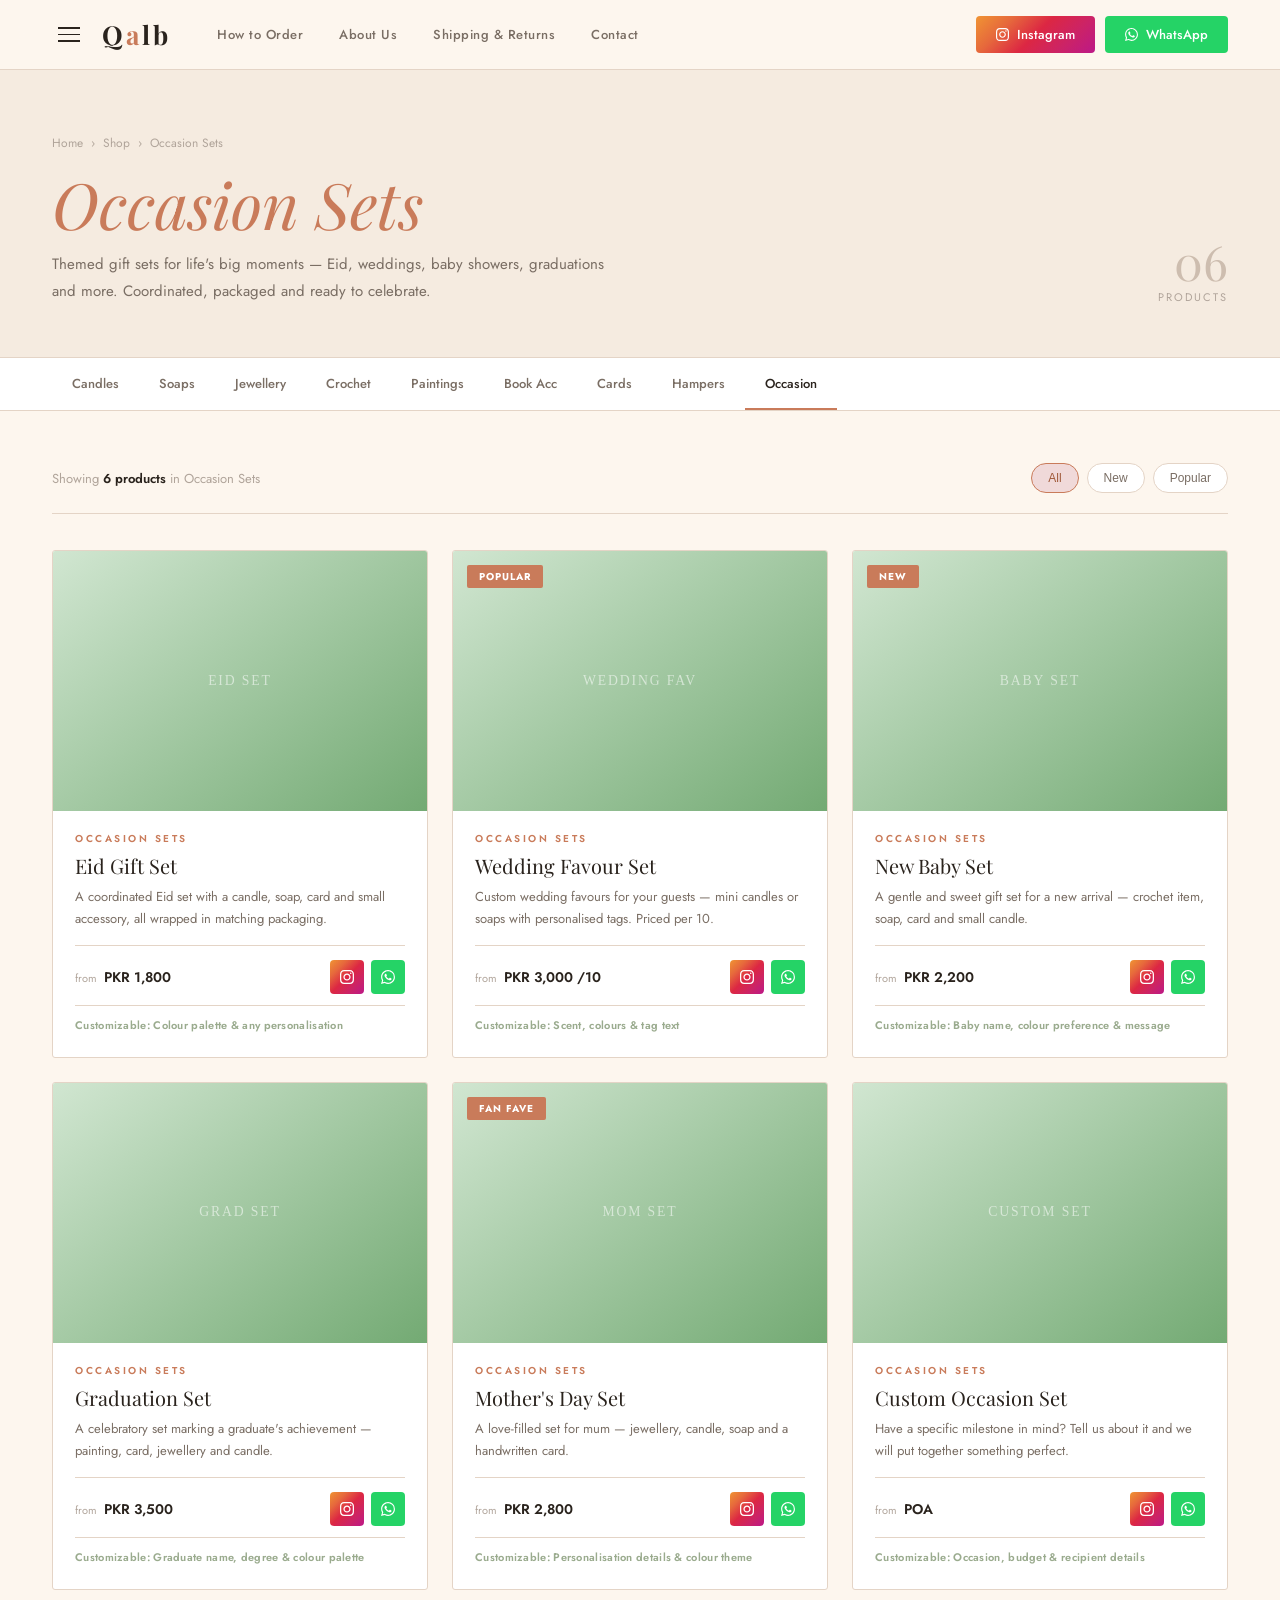
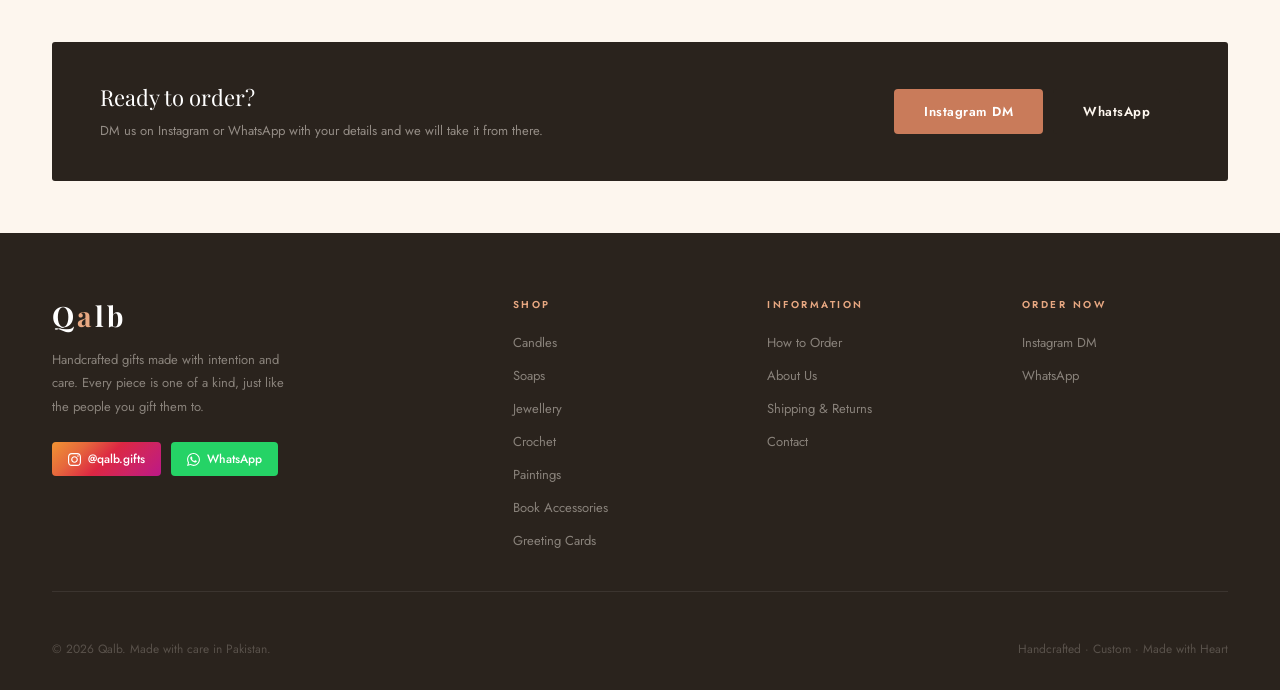
<file: cat-occasion.html>
<!DOCTYPE html>
<html lang="en">
<head>
<meta charset="UTF-8">
<meta name="viewport" content="width=device-width, initial-scale=1.0">
<title>Occasion Sets — Qalb</title>
<link rel="stylesheet" href="style.css">
<style>
.cat-page-header {
  padding: 64px 52px 52px;
  background: var(--warm);
  border-bottom: 1px solid var(--border);
  display: grid;
  grid-template-columns: 1fr auto;
  align-items: end;
  gap: 40px;
}
.cat-page-breadcrumb {
  font-size: 12px; color: var(--light);
  display: flex; align-items: center; gap: 8px; margin-bottom: 18px;
}
.cat-page-breadcrumb a { color: var(--light); text-decoration: none; transition: color .2s; }
.cat-page-breadcrumb a:hover { color: var(--terracotta); }
.cat-page-title {
  font-family: 'Playfair Display', serif;
  font-size: clamp(36px, 5vw, 64px); font-weight: 400; line-height: 1.05;
}
.cat-page-title em { font-style: italic; color: var(--terracotta); }
.cat-page-desc { font-size: 15px; line-height: 1.8; color: var(--mid); max-width: 560px; margin-top: 14px; }
.cat-page-meta { text-align: right; }
.cat-page-count { font-family: 'Playfair Display', serif; font-size: 48px; font-weight: 400; color: var(--border-dark); line-height: 1; }
.cat-page-count-label { font-size: 11px; letter-spacing: 2px; text-transform: uppercase; color: var(--light); margin-top: 4px; }

.cat-nav-strip {
  display: flex; gap: 0; overflow-x: auto; border-bottom: 1px solid var(--border);
  background: white; padding: 0 52px;
}
.cat-nav-strip::-webkit-scrollbar { display: none; }
.cat-nav-strip a {
  display: block; padding: 0 20px; height: 52px; line-height: 52px;
  font-size: 13px; font-weight: 500; white-space: nowrap;
  text-decoration: none; color: var(--mid);
  border-bottom: 2px solid transparent;
  transition: color .2s, border-color .2s;
  flex-shrink: 0;
}
.cat-nav-strip a:hover { color: var(--charcoal); }
.cat-nav-strip a.active { color: var(--charcoal); border-bottom-color: var(--terracotta); }

.prod-main { padding: 52px; }

.sort-bar {
  display: flex; align-items: center; justify-content: space-between;
  margin-bottom: 36px; padding-bottom: 20px; border-bottom: 1px solid var(--border);
}
.sort-bar-left { font-size: 13px; color: var(--light); }
.sort-bar-left strong { color: var(--charcoal); font-weight: 600; }
.sort-tags { display: flex; gap: 8px; flex-wrap: wrap; }
.sort-tag {
  padding: 7px 16px; border-radius: 40px; border: 1px solid var(--border);
  font-size: 12px; font-weight: 500; cursor: pointer; color: var(--mid);
  background: white; transition: all .2s;
}
.sort-tag.active, .sort-tag:hover { border-color: var(--terracotta); background: var(--rose-light); color: var(--terra-dark); }

.prod-grid {
  display: grid; grid-template-columns: repeat(3, 1fr); gap: 24px;
}

.prod-card {
  border: 1px solid var(--border); border-radius: 3px;
  overflow: hidden; background: white;
  transition: box-shadow .3s, transform .3s;
  opacity: 0; transform: translateY(24px);
  transition: opacity .5s ease, transform .5s ease, box-shadow .3s, border-color .3s;
}
.prod-card.visible { opacity: 1; transform: translateY(0); }
.prod-card:hover { box-shadow: 0 12px 40px rgba(42,35,29,.1); border-color: var(--border-dark); }

.prod-card-img {
  height: 260px; position: relative; overflow: hidden;
}
.prod-card-img img {
  width: 100%; height: 100%; object-fit: cover; display: block;
  transition: transform .5s ease;
}
.prod-card:hover .prod-card-img img { transform: scale(1.04); }

.prod-card-badge {
  position: absolute; top: 14px; left: 14px;
  background: var(--terracotta); color: white;
  font-size: 10px; font-weight: 700; letter-spacing: 1px;
  text-transform: uppercase; padding: 4px 12px; border-radius: 2px;
  z-index: 1;
}

.prod-card-body { padding: 20px 22px 24px; }
.prod-card-label { font-size: 10px; letter-spacing: 2.5px; text-transform: uppercase; font-weight: 600; color: var(--terracotta); margin-bottom: 7px; }
.prod-card-name { font-family: 'Playfair Display', serif; font-size: 20px; font-weight: 400; margin-bottom: 8px; line-height: 1.25; }
.prod-card-desc { font-size: 13px; line-height: 1.65; color: var(--mid); margin-bottom: 16px; }
.prod-card-footer { display: flex; align-items: center; justify-content: space-between; padding-top: 14px; border-top: 1px solid var(--border); }
.prod-price { font-size: 14px; font-weight: 600; color: var(--charcoal); }
.prod-price .from { font-size: 11px; color: var(--light); font-weight: 400; margin-right: 3px; }
.prod-order-btns { display: flex; gap: 7px; }
.prod-btn {
  width: 34px; height: 34px; border-radius: 4px; border: none;
  cursor: pointer; display: flex; align-items: center; justify-content: center;
  text-decoration: none; transition: opacity .2s, transform .2s;
  flex-shrink: 0;
}
.prod-btn:hover { opacity: .88; transform: translateY(-1px); }
.prod-btn-ig { background: linear-gradient(135deg,#f09433,#e6683c,#dc2743,#cc2366,#bc1888); }
.prod-btn-wa { background: #25d366; }
.prod-card-customize {
  font-size: 11px; color: var(--sage); font-weight: 600;
  letter-spacing: .3px; margin-top: 11px; padding-top: 11px; border-top: 1px solid var(--border);
}

.cat-cta-strip {
  background: var(--charcoal); margin: 0 52px 52px; border-radius: 3px;
  padding: 40px 48px;
  display: flex; align-items: center; justify-content: space-between; gap: 32px; flex-wrap: wrap;
}
.cat-cta-strip-text strong { font-family: 'Playfair Display', serif; font-size: 22px; font-weight: 400; color: white; display: block; margin-bottom: 6px; }
.cat-cta-strip-text span { font-size: 13px; color: rgba(253,246,238,.5); }
.cat-cta-strip-btns { display: flex; gap: 10px; flex-shrink: 0; }

@media(max-width:960px){
  .cat-page-header{grid-template-columns:1fr;padding:48px 24px;}.cat-page-meta{display:none;}
  .cat-nav-strip{padding:0 24px;}.prod-main{padding:32px 24px;}
  .prod-grid{grid-template-columns:1fr 1fr;}
  .cat-cta-strip{margin:0 24px 40px;padding:32px 24px;flex-direction:column;}
  .sort-tags{display:none;}
}
@media(max-width:600px){.prod-grid{grid-template-columns:1fr;}}
</style>
</head>
<body>
<div class="sidebar-overlay" id="sidebarOverlay"></div>
<aside class="sidebar" id="sidebar">
  <div class="sidebar-head"><span class="sidebar-title">Browse by Category</span><button class="sidebar-close" id="sidebarClose">&times;</button></div>
  <div class="sidebar-body">
    <p class="sidebar-section-label">Gift Categories</p>
    <ul class="sidebar-cat-list"><li><a href="cat-candles.html">Candles <span class="cat-count">12 items</span></a></li>
<li><a href="cat-soaps.html">Soaps <span class="cat-count">8 items</span></a></li>
<li><a href="cat-jewellery.html">Jewellery <span class="cat-count">15 items</span></a></li>
<li><a href="cat-crochet.html">Crochet <span class="cat-count">10 items</span></a></li>
<li><a href="cat-paintings.html">Paintings <span class="cat-count">6 items</span></a></li>
<li><a href="cat-books.html">Book Accessories <span class="cat-count">9 items</span></a></li>
<li><a href="cat-cards.html">Greeting Cards <span class="cat-count">14 items</span></a></li>
<li><a href="cat-hampers.html">Gift Hampers <span class="cat-count">7 items</span></a></li>
<li><a href="cat-occasion.html" class="active">Occasion Sets <span class="cat-count">5 items</span></a></li>
</ul>
    <div class="sidebar-divider"></div>
    <p class="sidebar-section-label">Place an Order</p>
    <div class="sidebar-contact-links">
      <a href="https://instagram.com/qalb.gifts" target="_blank" class="link-ig"><svg width="16" height="16" viewBox="0 0 24 24" fill="currentColor"><path d="M12 2.163c3.204 0 3.584.012 4.85.07 3.252.148 4.771 1.691 4.919 4.919.058 1.265.069 1.645.069 4.849 0 3.205-.012 3.584-.069 4.849-.149 3.225-1.664 4.771-4.919 4.919-1.266.058-1.644.07-4.85.07-3.204 0-3.584-.012-4.849-.07-3.26-.149-4.771-1.699-4.919-4.92-.058-1.265-.07-1.644-.07-4.849 0-3.204.013-3.583.07-4.849.149-3.227 1.664-4.771 4.919-4.919 1.266-.057 1.645-.069 4.849-.069zm0-2.163c-3.259 0-3.667.014-4.947.072-4.358.2-6.78 2.618-6.98 6.98-.059 1.281-.073 1.689-.073 4.948 0 3.259.014 3.668.072 4.948.2 4.358 2.618 6.78 6.98 6.98 1.281.058 1.689.072 4.948.072 3.259 0 3.668-.014 4.948-.072 4.354-.2 6.782-2.618 6.979-6.98.059-1.28.073-1.689.073-4.948 0-3.259-.014-3.667-.072-4.947-.196-4.354-2.617-6.78-6.979-6.98-1.281-.059-1.69-.073-4.949-.073zm0 5.838c-3.403 0-6.162 2.759-6.162 6.162s2.759 6.163 6.162 6.163 6.162-2.759 6.162-6.163c0-3.403-2.759-6.162-6.162-6.162zm0 10.162c-2.209 0-4-1.79-4-4 0-2.209 1.791-4 4-4s4 1.791 4 4c0 2.21-1.791 4-4 4zm6.406-11.845c-.796 0-1.441.645-1.441 1.44s.645 1.44 1.441 1.44c.795 0 1.439-.645 1.439-1.44s-.644-1.44-1.439-1.44z"/></svg>DM on Instagram</a>
      <a href="https://wa.me/923001234567" target="_blank" class="link-wa"><svg width="16" height="16" viewBox="0 0 24 24" fill="currentColor"><path d="M17.472 14.382c-.297-.149-1.758-.867-2.03-.967-.273-.099-.471-.148-.67.15-.197.297-.767.966-.94 1.164-.173.199-.347.223-.644.075-.297-.15-1.255-.463-2.39-1.475-.883-.788-1.48-1.761-1.653-2.059-.173-.297-.018-.458.13-.606.134-.133.298-.347.446-.52.149-.174.198-.298.298-.497.099-.198.05-.371-.025-.52-.075-.149-.669-1.612-.916-2.207-.242-.579-.487-.5-.669-.51-.173-.008-.371-.01-.57-.01-.198 0-.52.074-.792.372-.272.297-1.04 1.016-1.04 2.479 0 1.462 1.065 2.875 1.213 3.074.149.198 2.096 3.2 5.077 4.487.709.306 1.262.489 1.694.625.712.227 1.36.195 1.871.118.571-.085 1.758-.719 2.006-1.413.248-.694.248-1.289.173-1.413-.074-.124-.272-.198-.57-.347m-5.421 7.403h-.004a9.87 9.87 0 01-5.031-1.378l-.361-.214-3.741.982.998-3.648-.235-.374a9.86 9.86 0 01-1.51-5.26c.001-5.45 4.436-9.884 9.888-9.884 2.64 0 5.122 1.03 6.988 2.898a9.825 9.825 0 012.893 6.994c-.003 5.45-4.437 9.884-9.885 9.884m8.413-18.297A11.815 11.815 0 0012.05 0C5.495 0 .16 5.335.157 11.892c0 2.096.547 4.142 1.588 5.945L.057 24l6.305-1.654a11.882 11.882 0 005.683 1.448h.005c6.554 0 11.89-5.335 11.893-11.893a11.821 11.821 0 00-3.48-8.413z"/></svg>Chat on WhatsApp</a>
    </div>
  </div>
</aside>
<nav id="mainNav">
  <div class="nav-left">
    <button class="nav-menu-btn" id="sidebarOpen"><span></span><span></span><span></span></button>
    <a href="index.html" class="nav-logo">Q<span>a</span>lb</a>
    <ul class="nav-links">
      <li><a href="how-to-order.html">How to Order</a></li>
      <li><a href="about.html">About Us</a></li>
      <li><a href="shipping.html">Shipping &amp; Returns</a></li>
      <li><a href="contact.html">Contact</a></li>
    </ul>
  </div>
  <div class="nav-right">
    <a href="https://instagram.com/qalb.gifts" target="_blank" class="nav-btn nav-btn-ig"><svg width="13" height="13" viewBox="0 0 24 24" fill="currentColor"><path d="M12 2.163c3.204 0 3.584.012 4.85.07 3.252.148 4.771 1.691 4.919 4.919.058 1.265.069 1.645.069 4.849 0 3.205-.012 3.584-.069 4.849-.149 3.225-1.664 4.771-4.919 4.919-1.266.058-1.644.07-4.85.07-3.204 0-3.584-.012-4.849-.07-3.26-.149-4.771-1.699-4.919-4.92-.058-1.265-.07-1.644-.07-4.849 0-3.204.013-3.583.07-4.849.149-3.227 1.664-4.771 4.919-4.919 1.266-.057 1.645-.069 4.849-.069zm0-2.163c-3.259 0-3.667.014-4.947.072-4.358.2-6.78 2.618-6.98 6.98-.059 1.281-.073 1.689-.073 4.948 0 3.259.014 3.668.072 4.948.2 4.358 2.618 6.78 6.98 6.98 1.281.058 1.689.072 4.948.072 3.259 0 3.668-.014 4.948-.072 4.354-.2 6.782-2.618 6.979-6.98.059-1.28.073-1.689.073-4.948 0-3.259-.014-3.667-.072-4.947-.196-4.354-2.617-6.78-6.979-6.98-1.281-.059-1.69-.073-4.949-.073zm0 5.838c-3.403 0-6.162 2.759-6.162 6.162s2.759 6.163 6.162 6.163 6.162-2.759 6.162-6.163c0-3.403-2.759-6.162-6.162-6.162zm0 10.162c-2.209 0-4-1.79-4-4 0-2.209 1.791-4 4-4s4 1.791 4 4c0 2.21-1.791 4-4 4zm6.406-11.845c-.796 0-1.441.645-1.441 1.44s.645 1.44 1.441 1.44c.795 0 1.439-.645 1.439-1.44s-.644-1.44-1.439-1.44z"/></svg>Instagram</a>
    <a href="https://wa.me/923001234567" target="_blank" class="nav-btn nav-btn-wa"><svg width="13" height="13" viewBox="0 0 24 24" fill="currentColor"><path d="M17.472 14.382c-.297-.149-1.758-.867-2.03-.967-.273-.099-.471-.148-.67.15-.197.297-.767.966-.94 1.164-.173.199-.347.223-.644.075-.297-.15-1.255-.463-2.39-1.475-.883-.788-1.48-1.761-1.653-2.059-.173-.297-.018-.458.13-.606.134-.133.298-.347.446-.52.149-.174.198-.298.298-.497.099-.198.05-.371-.025-.52-.075-.149-.669-1.612-.916-2.207-.242-.579-.487-.5-.669-.51-.173-.008-.371-.01-.57-.01-.198 0-.52.074-.792.372-.272.297-1.04 1.016-1.04 2.479 0 1.462 1.065 2.875 1.213 3.074.149.198 2.096 3.2 5.077 4.487.709.306 1.262.489 1.694.625.712.227 1.36.195 1.871.118.571-.085 1.758-.719 2.006-1.413.248-.694.248-1.289.173-1.413-.074-.124-.272-.198-.57-.347m-5.421 7.403h-.004a9.87 9.87 0 01-5.031-1.378l-.361-.214-3.741.982.998-3.648-.235-.374a9.86 9.86 0 01-1.51-5.26c.001-5.45 4.436-9.884 9.888-9.884 2.64 0 5.122 1.03 6.988 2.898a9.825 9.825 0 012.893 6.994c-.003 5.45-4.437 9.884-9.885 9.884m8.413-18.297A11.815 11.815 0 0012.05 0C5.495 0 .16 5.335.157 11.892c0 2.096.547 4.142 1.588 5.945L.057 24l6.305-1.654a11.882 11.882 0 005.683 1.448h.005c6.554 0 11.89-5.335 11.893-11.893a11.821 11.821 0 00-3.48-8.413z"/></svg>WhatsApp</a>
  </div>
</nav>
<div class="page">
  <div class="cat-page-header">
    <div>
      <div class="cat-page-breadcrumb">
        <a href="index.html">Home</a><span>&#8250;</span>
        <a href="shop.html">Shop</a><span>&#8250;</span>
        <span>Occasion Sets</span>
      </div>
      <h1 class="cat-page-title"><em>Occasion Sets</em></h1>
      <p class="cat-page-desc">Themed gift sets for life's big moments — Eid, weddings, baby showers, graduations and more. Coordinated, packaged and ready to celebrate.</p>
    </div>
    <div class="cat-page-meta">
      <div class="cat-page-count">06</div>
      <div class="cat-page-count-label">Products</div>
    </div>
  </div>

  <div class="cat-nav-strip"><a href="cat-candles.html" class="">Candles</a><a href="cat-soaps.html" class="">Soaps</a><a href="cat-jewellery.html" class="">Jewellery</a><a href="cat-crochet.html" class="">Crochet</a><a href="cat-paintings.html" class="">Paintings</a><a href="cat-books.html" class="">Book Acc</a><a href="cat-cards.html" class="">Cards</a><a href="cat-hampers.html" class="">Hampers</a><a href="cat-occasion.html" class="active">Occasion</a></div>

  <div class="prod-main">
    <div class="sort-bar">
      <div class="sort-bar-left">Showing <strong>6 products</strong> in Occasion Sets</div>
      <div class="sort-tags">
        <button class="sort-tag active">All</button>
        <button class="sort-tag">New</button>
        <button class="sort-tag">Popular</button>
      </div>
    </div>
    <div class="prod-grid">
        <div class="prod-card fade-up" data-delay="0.00s">
          <div class="prod-card-img">
            <img src="[data-uri]" alt="EID SET" style="width:100%;height:100%;object-fit:cover;display:block;">
            
          </div>
          <div class="prod-card-body">
            <div class="prod-card-label">Occasion Sets</div>
            <div class="prod-card-name">Eid Gift Set</div>
            <div class="prod-card-desc">A coordinated Eid set with a candle, soap, card and small accessory, all wrapped in matching packaging.</div>
            <div class="prod-card-footer">
              <div class="prod-price"><span class="from">from</span> PKR 1,800</div>
              <div class="prod-order-btns">
                <a href="https://instagram.com/qalb.gifts" target="_blank" class="prod-btn prod-btn-ig" title="Order on Instagram"><svg width="14" height="14" viewBox="0 0 24 24" fill="white"><path d="M12 2.163c3.204 0 3.584.012 4.85.07 3.252.148 4.771 1.691 4.919 4.919.058 1.265.069 1.645.069 4.849 0 3.205-.012 3.584-.069 4.849-.149 3.225-1.664 4.771-4.919 4.919-1.266.058-1.644.07-4.85.07-3.204 0-3.584-.012-4.849-.07-3.26-.149-4.771-1.699-4.919-4.92-.058-1.265-.07-1.644-.07-4.849 0-3.204.013-3.583.07-4.849.149-3.227 1.664-4.771 4.919-4.919 1.266-.057 1.645-.069 4.849-.069zm0-2.163c-3.259 0-3.667.014-4.947.072-4.358.2-6.78 2.618-6.98 6.98-.059 1.281-.073 1.689-.073 4.948 0 3.259.014 3.668.072 4.948.2 4.358 2.618 6.78 6.98 6.98 1.281.058 1.689.072 4.948.072 3.259 0 3.668-.014 4.948-.072 4.354-.2 6.782-2.618 6.979-6.98.059-1.28.073-1.689.073-4.948 0-3.259-.014-3.667-.072-4.947-.196-4.354-2.617-6.78-6.979-6.98-1.281-.059-1.69-.073-4.949-.073zm0 5.838c-3.403 0-6.162 2.759-6.162 6.162s2.759 6.163 6.162 6.163 6.162-2.759 6.162-6.163c0-3.403-2.759-6.162-6.162-6.162zm0 10.162c-2.209 0-4-1.79-4-4 0-2.209 1.791-4 4-4s4 1.791 4 4c0 2.21-1.791 4-4 4zm6.406-11.845c-.796 0-1.441.645-1.441 1.44s.645 1.44 1.441 1.44c.795 0 1.439-.645 1.439-1.44s-.644-1.44-1.439-1.44z"/></svg></a>
                <a href="https://wa.me/923001234567?text=Hi! I'd like to order: Eid Gift Set" target="_blank" class="prod-btn prod-btn-wa" title="Order on WhatsApp"><svg width="14" height="14" viewBox="0 0 24 24" fill="white"><path d="M17.472 14.382c-.297-.149-1.758-.867-2.03-.967-.273-.099-.471-.148-.67.15-.197.297-.767.966-.94 1.164-.173.199-.347.223-.644.075-.297-.15-1.255-.463-2.39-1.475-.883-.788-1.48-1.761-1.653-2.059-.173-.297-.018-.458.13-.606.134-.133.298-.347.446-.52.149-.174.198-.298.298-.497.099-.198.05-.371-.025-.52-.075-.149-.669-1.612-.916-2.207-.242-.579-.487-.5-.669-.51-.173-.008-.371-.01-.57-.01-.198 0-.52.074-.792.372-.272.297-1.04 1.016-1.04 2.479 0 1.462 1.065 2.875 1.213 3.074.149.198 2.096 3.2 5.077 4.487.709.306 1.262.489 1.694.625.712.227 1.36.195 1.871.118.571-.085 1.758-.719 2.006-1.413.248-.694.248-1.289.173-1.413-.074-.124-.272-.198-.57-.347m-5.421 7.403h-.004a9.87 9.87 0 01-5.031-1.378l-.361-.214-3.741.982.998-3.648-.235-.374a9.86 9.86 0 01-1.51-5.26c.001-5.45 4.436-9.884 9.888-9.884 2.64 0 5.122 1.03 6.988 2.898a9.825 9.825 0 012.893 6.994c-.003 5.45-4.437 9.884-9.885 9.884m8.413-18.297A11.815 11.815 0 0012.05 0C5.495 0 .16 5.335.157 11.892c0 2.096.547 4.142 1.588 5.945L.057 24l6.305-1.654a11.882 11.882 0 005.683 1.448h.005c6.554 0 11.89-5.335 11.893-11.893a11.821 11.821 0 00-3.48-8.413z"/></svg></a>
              </div>
            </div>
            <div class="prod-card-customize">Customizable: Colour palette & any personalisation</div>
          </div>
        </div>
        <div class="prod-card fade-up" data-delay="0.07s">
          <div class="prod-card-img">
            <img src="[data-uri]" alt="WEDDING FAV" style="width:100%;height:100%;object-fit:cover;display:block;">
            <div class="prod-card-badge">Popular</div>
          </div>
          <div class="prod-card-body">
            <div class="prod-card-label">Occasion Sets</div>
            <div class="prod-card-name">Wedding Favour Set</div>
            <div class="prod-card-desc">Custom wedding favours for your guests — mini candles or soaps with personalised tags. Priced per 10.</div>
            <div class="prod-card-footer">
              <div class="prod-price"><span class="from">from</span> PKR 3,000 /10</div>
              <div class="prod-order-btns">
                <a href="https://instagram.com/qalb.gifts" target="_blank" class="prod-btn prod-btn-ig" title="Order on Instagram"><svg width="14" height="14" viewBox="0 0 24 24" fill="white"><path d="M12 2.163c3.204 0 3.584.012 4.85.07 3.252.148 4.771 1.691 4.919 4.919.058 1.265.069 1.645.069 4.849 0 3.205-.012 3.584-.069 4.849-.149 3.225-1.664 4.771-4.919 4.919-1.266.058-1.644.07-4.85.07-3.204 0-3.584-.012-4.849-.07-3.26-.149-4.771-1.699-4.919-4.92-.058-1.265-.07-1.644-.07-4.849 0-3.204.013-3.583.07-4.849.149-3.227 1.664-4.771 4.919-4.919 1.266-.057 1.645-.069 4.849-.069zm0-2.163c-3.259 0-3.667.014-4.947.072-4.358.2-6.78 2.618-6.98 6.98-.059 1.281-.073 1.689-.073 4.948 0 3.259.014 3.668.072 4.948.2 4.358 2.618 6.78 6.98 6.98 1.281.058 1.689.072 4.948.072 3.259 0 3.668-.014 4.948-.072 4.354-.2 6.782-2.618 6.979-6.98.059-1.28.073-1.689.073-4.948 0-3.259-.014-3.667-.072-4.947-.196-4.354-2.617-6.78-6.979-6.98-1.281-.059-1.69-.073-4.949-.073zm0 5.838c-3.403 0-6.162 2.759-6.162 6.162s2.759 6.163 6.162 6.163 6.162-2.759 6.162-6.163c0-3.403-2.759-6.162-6.162-6.162zm0 10.162c-2.209 0-4-1.79-4-4 0-2.209 1.791-4 4-4s4 1.791 4 4c0 2.21-1.791 4-4 4zm6.406-11.845c-.796 0-1.441.645-1.441 1.44s.645 1.44 1.441 1.44c.795 0 1.439-.645 1.439-1.44s-.644-1.44-1.439-1.44z"/></svg></a>
                <a href="https://wa.me/923001234567?text=Hi! I'd like to order: Wedding Favour Set" target="_blank" class="prod-btn prod-btn-wa" title="Order on WhatsApp"><svg width="14" height="14" viewBox="0 0 24 24" fill="white"><path d="M17.472 14.382c-.297-.149-1.758-.867-2.03-.967-.273-.099-.471-.148-.67.15-.197.297-.767.966-.94 1.164-.173.199-.347.223-.644.075-.297-.15-1.255-.463-2.39-1.475-.883-.788-1.48-1.761-1.653-2.059-.173-.297-.018-.458.13-.606.134-.133.298-.347.446-.52.149-.174.198-.298.298-.497.099-.198.05-.371-.025-.52-.075-.149-.669-1.612-.916-2.207-.242-.579-.487-.5-.669-.51-.173-.008-.371-.01-.57-.01-.198 0-.52.074-.792.372-.272.297-1.04 1.016-1.04 2.479 0 1.462 1.065 2.875 1.213 3.074.149.198 2.096 3.2 5.077 4.487.709.306 1.262.489 1.694.625.712.227 1.36.195 1.871.118.571-.085 1.758-.719 2.006-1.413.248-.694.248-1.289.173-1.413-.074-.124-.272-.198-.57-.347m-5.421 7.403h-.004a9.87 9.87 0 01-5.031-1.378l-.361-.214-3.741.982.998-3.648-.235-.374a9.86 9.86 0 01-1.51-5.26c.001-5.45 4.436-9.884 9.888-9.884 2.64 0 5.122 1.03 6.988 2.898a9.825 9.825 0 012.893 6.994c-.003 5.45-4.437 9.884-9.885 9.884m8.413-18.297A11.815 11.815 0 0012.05 0C5.495 0 .16 5.335.157 11.892c0 2.096.547 4.142 1.588 5.945L.057 24l6.305-1.654a11.882 11.882 0 005.683 1.448h.005c6.554 0 11.89-5.335 11.893-11.893a11.821 11.821 0 00-3.48-8.413z"/></svg></a>
              </div>
            </div>
            <div class="prod-card-customize">Customizable: Scent, colours & tag text</div>
          </div>
        </div>
        <div class="prod-card fade-up" data-delay="0.14s">
          <div class="prod-card-img">
            <img src="[data-uri]" alt="BABY SET" style="width:100%;height:100%;object-fit:cover;display:block;">
            <div class="prod-card-badge">New</div>
          </div>
          <div class="prod-card-body">
            <div class="prod-card-label">Occasion Sets</div>
            <div class="prod-card-name">New Baby Set</div>
            <div class="prod-card-desc">A gentle and sweet gift set for a new arrival — crochet item, soap, card and small candle.</div>
            <div class="prod-card-footer">
              <div class="prod-price"><span class="from">from</span> PKR 2,200</div>
              <div class="prod-order-btns">
                <a href="https://instagram.com/qalb.gifts" target="_blank" class="prod-btn prod-btn-ig" title="Order on Instagram"><svg width="14" height="14" viewBox="0 0 24 24" fill="white"><path d="M12 2.163c3.204 0 3.584.012 4.85.07 3.252.148 4.771 1.691 4.919 4.919.058 1.265.069 1.645.069 4.849 0 3.205-.012 3.584-.069 4.849-.149 3.225-1.664 4.771-4.919 4.919-1.266.058-1.644.07-4.85.07-3.204 0-3.584-.012-4.849-.07-3.26-.149-4.771-1.699-4.919-4.92-.058-1.265-.07-1.644-.07-4.849 0-3.204.013-3.583.07-4.849.149-3.227 1.664-4.771 4.919-4.919 1.266-.057 1.645-.069 4.849-.069zm0-2.163c-3.259 0-3.667.014-4.947.072-4.358.2-6.78 2.618-6.98 6.98-.059 1.281-.073 1.689-.073 4.948 0 3.259.014 3.668.072 4.948.2 4.358 2.618 6.78 6.98 6.98 1.281.058 1.689.072 4.948.072 3.259 0 3.668-.014 4.948-.072 4.354-.2 6.782-2.618 6.979-6.98.059-1.28.073-1.689.073-4.948 0-3.259-.014-3.667-.072-4.947-.196-4.354-2.617-6.78-6.979-6.98-1.281-.059-1.69-.073-4.949-.073zm0 5.838c-3.403 0-6.162 2.759-6.162 6.162s2.759 6.163 6.162 6.163 6.162-2.759 6.162-6.163c0-3.403-2.759-6.162-6.162-6.162zm0 10.162c-2.209 0-4-1.79-4-4 0-2.209 1.791-4 4-4s4 1.791 4 4c0 2.21-1.791 4-4 4zm6.406-11.845c-.796 0-1.441.645-1.441 1.44s.645 1.44 1.441 1.44c.795 0 1.439-.645 1.439-1.44s-.644-1.44-1.439-1.44z"/></svg></a>
                <a href="https://wa.me/923001234567?text=Hi! I'd like to order: New Baby Set" target="_blank" class="prod-btn prod-btn-wa" title="Order on WhatsApp"><svg width="14" height="14" viewBox="0 0 24 24" fill="white"><path d="M17.472 14.382c-.297-.149-1.758-.867-2.03-.967-.273-.099-.471-.148-.67.15-.197.297-.767.966-.94 1.164-.173.199-.347.223-.644.075-.297-.15-1.255-.463-2.39-1.475-.883-.788-1.48-1.761-1.653-2.059-.173-.297-.018-.458.13-.606.134-.133.298-.347.446-.52.149-.174.198-.298.298-.497.099-.198.05-.371-.025-.52-.075-.149-.669-1.612-.916-2.207-.242-.579-.487-.5-.669-.51-.173-.008-.371-.01-.57-.01-.198 0-.52.074-.792.372-.272.297-1.04 1.016-1.04 2.479 0 1.462 1.065 2.875 1.213 3.074.149.198 2.096 3.2 5.077 4.487.709.306 1.262.489 1.694.625.712.227 1.36.195 1.871.118.571-.085 1.758-.719 2.006-1.413.248-.694.248-1.289.173-1.413-.074-.124-.272-.198-.57-.347m-5.421 7.403h-.004a9.87 9.87 0 01-5.031-1.378l-.361-.214-3.741.982.998-3.648-.235-.374a9.86 9.86 0 01-1.51-5.26c.001-5.45 4.436-9.884 9.888-9.884 2.64 0 5.122 1.03 6.988 2.898a9.825 9.825 0 012.893 6.994c-.003 5.45-4.437 9.884-9.885 9.884m8.413-18.297A11.815 11.815 0 0012.05 0C5.495 0 .16 5.335.157 11.892c0 2.096.547 4.142 1.588 5.945L.057 24l6.305-1.654a11.882 11.882 0 005.683 1.448h.005c6.554 0 11.89-5.335 11.893-11.893a11.821 11.821 0 00-3.48-8.413z"/></svg></a>
              </div>
            </div>
            <div class="prod-card-customize">Customizable: Baby name, colour preference & message</div>
          </div>
        </div>
        <div class="prod-card fade-up" data-delay="0.21s">
          <div class="prod-card-img">
            <img src="[data-uri]" alt="GRAD SET" style="width:100%;height:100%;object-fit:cover;display:block;">
            
          </div>
          <div class="prod-card-body">
            <div class="prod-card-label">Occasion Sets</div>
            <div class="prod-card-name">Graduation Set</div>
            <div class="prod-card-desc">A celebratory set marking a graduate's achievement — painting, card, jewellery and candle.</div>
            <div class="prod-card-footer">
              <div class="prod-price"><span class="from">from</span> PKR 3,500</div>
              <div class="prod-order-btns">
                <a href="https://instagram.com/qalb.gifts" target="_blank" class="prod-btn prod-btn-ig" title="Order on Instagram"><svg width="14" height="14" viewBox="0 0 24 24" fill="white"><path d="M12 2.163c3.204 0 3.584.012 4.85.07 3.252.148 4.771 1.691 4.919 4.919.058 1.265.069 1.645.069 4.849 0 3.205-.012 3.584-.069 4.849-.149 3.225-1.664 4.771-4.919 4.919-1.266.058-1.644.07-4.85.07-3.204 0-3.584-.012-4.849-.07-3.26-.149-4.771-1.699-4.919-4.92-.058-1.265-.07-1.644-.07-4.849 0-3.204.013-3.583.07-4.849.149-3.227 1.664-4.771 4.919-4.919 1.266-.057 1.645-.069 4.849-.069zm0-2.163c-3.259 0-3.667.014-4.947.072-4.358.2-6.78 2.618-6.98 6.98-.059 1.281-.073 1.689-.073 4.948 0 3.259.014 3.668.072 4.948.2 4.358 2.618 6.78 6.98 6.98 1.281.058 1.689.072 4.948.072 3.259 0 3.668-.014 4.948-.072 4.354-.2 6.782-2.618 6.979-6.98.059-1.28.073-1.689.073-4.948 0-3.259-.014-3.667-.072-4.947-.196-4.354-2.617-6.78-6.979-6.98-1.281-.059-1.69-.073-4.949-.073zm0 5.838c-3.403 0-6.162 2.759-6.162 6.162s2.759 6.163 6.162 6.163 6.162-2.759 6.162-6.163c0-3.403-2.759-6.162-6.162-6.162zm0 10.162c-2.209 0-4-1.79-4-4 0-2.209 1.791-4 4-4s4 1.791 4 4c0 2.21-1.791 4-4 4zm6.406-11.845c-.796 0-1.441.645-1.441 1.44s.645 1.44 1.441 1.44c.795 0 1.439-.645 1.439-1.44s-.644-1.44-1.439-1.44z"/></svg></a>
                <a href="https://wa.me/923001234567?text=Hi! I'd like to order: Graduation Set" target="_blank" class="prod-btn prod-btn-wa" title="Order on WhatsApp"><svg width="14" height="14" viewBox="0 0 24 24" fill="white"><path d="M17.472 14.382c-.297-.149-1.758-.867-2.03-.967-.273-.099-.471-.148-.67.15-.197.297-.767.966-.94 1.164-.173.199-.347.223-.644.075-.297-.15-1.255-.463-2.39-1.475-.883-.788-1.48-1.761-1.653-2.059-.173-.297-.018-.458.13-.606.134-.133.298-.347.446-.52.149-.174.198-.298.298-.497.099-.198.05-.371-.025-.52-.075-.149-.669-1.612-.916-2.207-.242-.579-.487-.5-.669-.51-.173-.008-.371-.01-.57-.01-.198 0-.52.074-.792.372-.272.297-1.04 1.016-1.04 2.479 0 1.462 1.065 2.875 1.213 3.074.149.198 2.096 3.2 5.077 4.487.709.306 1.262.489 1.694.625.712.227 1.36.195 1.871.118.571-.085 1.758-.719 2.006-1.413.248-.694.248-1.289.173-1.413-.074-.124-.272-.198-.57-.347m-5.421 7.403h-.004a9.87 9.87 0 01-5.031-1.378l-.361-.214-3.741.982.998-3.648-.235-.374a9.86 9.86 0 01-1.51-5.26c.001-5.45 4.436-9.884 9.888-9.884 2.64 0 5.122 1.03 6.988 2.898a9.825 9.825 0 012.893 6.994c-.003 5.45-4.437 9.884-9.885 9.884m8.413-18.297A11.815 11.815 0 0012.05 0C5.495 0 .16 5.335.157 11.892c0 2.096.547 4.142 1.588 5.945L.057 24l6.305-1.654a11.882 11.882 0 005.683 1.448h.005c6.554 0 11.89-5.335 11.893-11.893a11.821 11.821 0 00-3.48-8.413z"/></svg></a>
              </div>
            </div>
            <div class="prod-card-customize">Customizable: Graduate name, degree & colour palette</div>
          </div>
        </div>
        <div class="prod-card fade-up" data-delay="0.28s">
          <div class="prod-card-img">
            <img src="[data-uri]" alt="MOM SET" style="width:100%;height:100%;object-fit:cover;display:block;">
            <div class="prod-card-badge">Fan Fave</div>
          </div>
          <div class="prod-card-body">
            <div class="prod-card-label">Occasion Sets</div>
            <div class="prod-card-name">Mother's Day Set</div>
            <div class="prod-card-desc">A love-filled set for mum — jewellery, candle, soap and a handwritten card.</div>
            <div class="prod-card-footer">
              <div class="prod-price"><span class="from">from</span> PKR 2,800</div>
              <div class="prod-order-btns">
                <a href="https://instagram.com/qalb.gifts" target="_blank" class="prod-btn prod-btn-ig" title="Order on Instagram"><svg width="14" height="14" viewBox="0 0 24 24" fill="white"><path d="M12 2.163c3.204 0 3.584.012 4.85.07 3.252.148 4.771 1.691 4.919 4.919.058 1.265.069 1.645.069 4.849 0 3.205-.012 3.584-.069 4.849-.149 3.225-1.664 4.771-4.919 4.919-1.266.058-1.644.07-4.85.07-3.204 0-3.584-.012-4.849-.07-3.26-.149-4.771-1.699-4.919-4.92-.058-1.265-.07-1.644-.07-4.849 0-3.204.013-3.583.07-4.849.149-3.227 1.664-4.771 4.919-4.919 1.266-.057 1.645-.069 4.849-.069zm0-2.163c-3.259 0-3.667.014-4.947.072-4.358.2-6.78 2.618-6.98 6.98-.059 1.281-.073 1.689-.073 4.948 0 3.259.014 3.668.072 4.948.2 4.358 2.618 6.78 6.98 6.98 1.281.058 1.689.072 4.948.072 3.259 0 3.668-.014 4.948-.072 4.354-.2 6.782-2.618 6.979-6.98.059-1.28.073-1.689.073-4.948 0-3.259-.014-3.667-.072-4.947-.196-4.354-2.617-6.78-6.979-6.98-1.281-.059-1.69-.073-4.949-.073zm0 5.838c-3.403 0-6.162 2.759-6.162 6.162s2.759 6.163 6.162 6.163 6.162-2.759 6.162-6.163c0-3.403-2.759-6.162-6.162-6.162zm0 10.162c-2.209 0-4-1.79-4-4 0-2.209 1.791-4 4-4s4 1.791 4 4c0 2.21-1.791 4-4 4zm6.406-11.845c-.796 0-1.441.645-1.441 1.44s.645 1.44 1.441 1.44c.795 0 1.439-.645 1.439-1.44s-.644-1.44-1.439-1.44z"/></svg></a>
                <a href="https://wa.me/923001234567?text=Hi! I'd like to order: Mother's Day Set" target="_blank" class="prod-btn prod-btn-wa" title="Order on WhatsApp"><svg width="14" height="14" viewBox="0 0 24 24" fill="white"><path d="M17.472 14.382c-.297-.149-1.758-.867-2.03-.967-.273-.099-.471-.148-.67.15-.197.297-.767.966-.94 1.164-.173.199-.347.223-.644.075-.297-.15-1.255-.463-2.39-1.475-.883-.788-1.48-1.761-1.653-2.059-.173-.297-.018-.458.13-.606.134-.133.298-.347.446-.52.149-.174.198-.298.298-.497.099-.198.05-.371-.025-.52-.075-.149-.669-1.612-.916-2.207-.242-.579-.487-.5-.669-.51-.173-.008-.371-.01-.57-.01-.198 0-.52.074-.792.372-.272.297-1.04 1.016-1.04 2.479 0 1.462 1.065 2.875 1.213 3.074.149.198 2.096 3.2 5.077 4.487.709.306 1.262.489 1.694.625.712.227 1.36.195 1.871.118.571-.085 1.758-.719 2.006-1.413.248-.694.248-1.289.173-1.413-.074-.124-.272-.198-.57-.347m-5.421 7.403h-.004a9.87 9.87 0 01-5.031-1.378l-.361-.214-3.741.982.998-3.648-.235-.374a9.86 9.86 0 01-1.51-5.26c.001-5.45 4.436-9.884 9.888-9.884 2.64 0 5.122 1.03 6.988 2.898a9.825 9.825 0 012.893 6.994c-.003 5.45-4.437 9.884-9.885 9.884m8.413-18.297A11.815 11.815 0 0012.05 0C5.495 0 .16 5.335.157 11.892c0 2.096.547 4.142 1.588 5.945L.057 24l6.305-1.654a11.882 11.882 0 005.683 1.448h.005c6.554 0 11.89-5.335 11.893-11.893a11.821 11.821 0 00-3.48-8.413z"/></svg></a>
              </div>
            </div>
            <div class="prod-card-customize">Customizable: Personalisation details & colour theme</div>
          </div>
        </div>
        <div class="prod-card fade-up" data-delay="0.35s">
          <div class="prod-card-img">
            <img src="[data-uri]" alt="CUSTOM SET" style="width:100%;height:100%;object-fit:cover;display:block;">
            
          </div>
          <div class="prod-card-body">
            <div class="prod-card-label">Occasion Sets</div>
            <div class="prod-card-name">Custom Occasion Set</div>
            <div class="prod-card-desc">Have a specific milestone in mind? Tell us about it and we will put together something perfect.</div>
            <div class="prod-card-footer">
              <div class="prod-price"><span class="from">from</span> POA</div>
              <div class="prod-order-btns">
                <a href="https://instagram.com/qalb.gifts" target="_blank" class="prod-btn prod-btn-ig" title="Order on Instagram"><svg width="14" height="14" viewBox="0 0 24 24" fill="white"><path d="M12 2.163c3.204 0 3.584.012 4.85.07 3.252.148 4.771 1.691 4.919 4.919.058 1.265.069 1.645.069 4.849 0 3.205-.012 3.584-.069 4.849-.149 3.225-1.664 4.771-4.919 4.919-1.266.058-1.644.07-4.85.07-3.204 0-3.584-.012-4.849-.07-3.26-.149-4.771-1.699-4.919-4.92-.058-1.265-.07-1.644-.07-4.849 0-3.204.013-3.583.07-4.849.149-3.227 1.664-4.771 4.919-4.919 1.266-.057 1.645-.069 4.849-.069zm0-2.163c-3.259 0-3.667.014-4.947.072-4.358.2-6.78 2.618-6.98 6.98-.059 1.281-.073 1.689-.073 4.948 0 3.259.014 3.668.072 4.948.2 4.358 2.618 6.78 6.98 6.98 1.281.058 1.689.072 4.948.072 3.259 0 3.668-.014 4.948-.072 4.354-.2 6.782-2.618 6.979-6.98.059-1.28.073-1.689.073-4.948 0-3.259-.014-3.667-.072-4.947-.196-4.354-2.617-6.78-6.979-6.98-1.281-.059-1.69-.073-4.949-.073zm0 5.838c-3.403 0-6.162 2.759-6.162 6.162s2.759 6.163 6.162 6.163 6.162-2.759 6.162-6.163c0-3.403-2.759-6.162-6.162-6.162zm0 10.162c-2.209 0-4-1.79-4-4 0-2.209 1.791-4 4-4s4 1.791 4 4c0 2.21-1.791 4-4 4zm6.406-11.845c-.796 0-1.441.645-1.441 1.44s.645 1.44 1.441 1.44c.795 0 1.439-.645 1.439-1.44s-.644-1.44-1.439-1.44z"/></svg></a>
                <a href="https://wa.me/923001234567?text=Hi! I'd like to order: Custom Occasion Set" target="_blank" class="prod-btn prod-btn-wa" title="Order on WhatsApp"><svg width="14" height="14" viewBox="0 0 24 24" fill="white"><path d="M17.472 14.382c-.297-.149-1.758-.867-2.03-.967-.273-.099-.471-.148-.67.15-.197.297-.767.966-.94 1.164-.173.199-.347.223-.644.075-.297-.15-1.255-.463-2.39-1.475-.883-.788-1.48-1.761-1.653-2.059-.173-.297-.018-.458.13-.606.134-.133.298-.347.446-.52.149-.174.198-.298.298-.497.099-.198.05-.371-.025-.52-.075-.149-.669-1.612-.916-2.207-.242-.579-.487-.5-.669-.51-.173-.008-.371-.01-.57-.01-.198 0-.52.074-.792.372-.272.297-1.04 1.016-1.04 2.479 0 1.462 1.065 2.875 1.213 3.074.149.198 2.096 3.2 5.077 4.487.709.306 1.262.489 1.694.625.712.227 1.36.195 1.871.118.571-.085 1.758-.719 2.006-1.413.248-.694.248-1.289.173-1.413-.074-.124-.272-.198-.57-.347m-5.421 7.403h-.004a9.87 9.87 0 01-5.031-1.378l-.361-.214-3.741.982.998-3.648-.235-.374a9.86 9.86 0 01-1.51-5.26c.001-5.45 4.436-9.884 9.888-9.884 2.64 0 5.122 1.03 6.988 2.898a9.825 9.825 0 012.893 6.994c-.003 5.45-4.437 9.884-9.885 9.884m8.413-18.297A11.815 11.815 0 0012.05 0C5.495 0 .16 5.335.157 11.892c0 2.096.547 4.142 1.588 5.945L.057 24l6.305-1.654a11.882 11.882 0 005.683 1.448h.005c6.554 0 11.89-5.335 11.893-11.893a11.821 11.821 0 00-3.48-8.413z"/></svg></a>
              </div>
            </div>
            <div class="prod-card-customize">Customizable: Occasion, budget & recipient details</div>
          </div>
        </div></div>
  </div>

  <div class="cat-cta-strip">
    <div class="cat-cta-strip-text">
      <strong>Ready to order?</strong>
      <span>DM us on Instagram or WhatsApp with your details and we will take it from there.</span>
    </div>
    <div class="cat-cta-strip-btns">
      <a href="https://instagram.com/qalb.gifts" target="_blank" class="btn btn-primary">Instagram DM</a>
      <a href="https://wa.me/923001234567?text=Hi! I'd like to order from your Occasion Sets collection." target="_blank" class="btn btn-dark">WhatsApp</a>
    </div>
  </div>
</div>
<footer>
  <div class="footer-grid">
    <div><a href="index.html" class="footer-logo">Q<span>a</span>lb</a>
    <p class="footer-tagline">Handcrafted gifts made with intention and care. Every piece is one of a kind, just like the people you gift them to.</p>
    <div class="footer-socials">
      <a href="https://instagram.com/qalb.gifts" target="_blank" class="footer-social-btn ig"><svg width="13" height="13" viewBox="0 0 24 24" fill="currentColor"><path d="M12 2.163c3.204 0 3.584.012 4.85.07 3.252.148 4.771 1.691 4.919 4.919.058 1.265.069 1.645.069 4.849 0 3.205-.012 3.584-.069 4.849-.149 3.225-1.664 4.771-4.919 4.919-1.266.058-1.644.07-4.85.07-3.204 0-3.584-.012-4.849-.07-3.26-.149-4.771-1.699-4.919-4.92-.058-1.265-.07-1.644-.07-4.849 0-3.204.013-3.583.07-4.849.149-3.227 1.664-4.771 4.919-4.919 1.266-.057 1.645-.069 4.849-.069zm0-2.163c-3.259 0-3.667.014-4.947.072-4.358.2-6.78 2.618-6.98 6.98-.059 1.281-.073 1.689-.073 4.948 0 3.259.014 3.668.072 4.948.2 4.358 2.618 6.78 6.98 6.98 1.281.058 1.689.072 4.948.072 3.259 0 3.668-.014 4.948-.072 4.354-.2 6.782-2.618 6.979-6.98.059-1.28.073-1.689.073-4.948 0-3.259-.014-3.667-.072-4.947-.196-4.354-2.617-6.78-6.979-6.98-1.281-.059-1.69-.073-4.949-.073zm0 5.838c-3.403 0-6.162 2.759-6.162 6.162s2.759 6.163 6.162 6.163 6.162-2.759 6.162-6.163c0-3.403-2.759-6.162-6.162-6.162zm0 10.162c-2.209 0-4-1.79-4-4 0-2.209 1.791-4 4-4s4 1.791 4 4c0 2.21-1.791 4-4 4zm6.406-11.845c-.796 0-1.441.645-1.441 1.44s.645 1.44 1.441 1.44c.795 0 1.439-.645 1.439-1.44s-.644-1.44-1.439-1.44z"/></svg>@qalb.gifts</a>
      <a href="https://wa.me/923001234567" target="_blank" class="footer-social-btn wa"><svg width="13" height="13" viewBox="0 0 24 24" fill="currentColor"><path d="M17.472 14.382c-.297-.149-1.758-.867-2.03-.967-.273-.099-.471-.148-.67.15-.197.297-.767.966-.94 1.164-.173.199-.347.223-.644.075-.297-.15-1.255-.463-2.39-1.475-.883-.788-1.48-1.761-1.653-2.059-.173-.297-.018-.458.13-.606.134-.133.298-.347.446-.52.149-.174.198-.298.298-.497.099-.198.05-.371-.025-.52-.075-.149-.669-1.612-.916-2.207-.242-.579-.487-.5-.669-.51-.173-.008-.371-.01-.57-.01-.198 0-.52.074-.792.372-.272.297-1.04 1.016-1.04 2.479 0 1.462 1.065 2.875 1.213 3.074.149.198 2.096 3.2 5.077 4.487.709.306 1.262.489 1.694.625.712.227 1.36.195 1.871.118.571-.085 1.758-.719 2.006-1.413.248-.694.248-1.289.173-1.413-.074-.124-.272-.198-.57-.347m-5.421 7.403h-.004a9.87 9.87 0 01-5.031-1.378l-.361-.214-3.741.982.998-3.648-.235-.374a9.86 9.86 0 01-1.51-5.26c.001-5.45 4.436-9.884 9.888-9.884 2.64 0 5.122 1.03 6.988 2.898a9.825 9.825 0 012.893 6.994c-.003 5.45-4.437 9.884-9.885 9.884m8.413-18.297A11.815 11.815 0 0012.05 0C5.495 0 .16 5.335.157 11.892c0 2.096.547 4.142 1.588 5.945L.057 24l6.305-1.654a11.882 11.882 0 005.683 1.448h.005c6.554 0 11.89-5.335 11.893-11.893a11.821 11.821 0 00-3.48-8.413z"/></svg>WhatsApp</a>
    </div></div>
    <div><p class="footer-col-title">Shop</p><ul class="footer-links"><li><a href="cat-candles.html">Candles</a></li><li><a href="cat-soaps.html">Soaps</a></li><li><a href="cat-jewellery.html">Jewellery</a></li><li><a href="cat-crochet.html">Crochet</a></li><li><a href="cat-paintings.html">Paintings</a></li><li><a href="cat-books.html">Book Accessories</a></li><li><a href="cat-cards.html">Greeting Cards</a></li></ul></div>
    <div><p class="footer-col-title">Information</p><ul class="footer-links">
      <li><a href="how-to-order.html">How to Order</a></li>
      <li><a href="about.html">About Us</a></li>
      <li><a href="shipping.html">Shipping &amp; Returns</a></li>
      <li><a href="contact.html">Contact</a></li>
    </ul></div>
    <div><p class="footer-col-title">Order Now</p><ul class="footer-links">
      <li><a href="https://instagram.com/qalb.gifts" target="_blank">Instagram DM</a></li>
      <li><a href="https://wa.me/923001234567" target="_blank">WhatsApp</a></li>
    </ul></div>
  </div>
  <div class="footer-bottom"><span>&#169; 2026 Qalb. Made with care in Pakistan.</span><span>Handcrafted &middot; Custom &middot; Made with Heart</span></div>
</footer>
<script src="qalb.js"></script>
<script>
document.querySelectorAll('.sort-tag').forEach(btn => {
  btn.addEventListener('click', () => {
    document.querySelectorAll('.sort-tag').forEach(b => b.classList.remove('active'));
    btn.classList.add('active');
  });
});
</script>
</body>
</html>
</file>
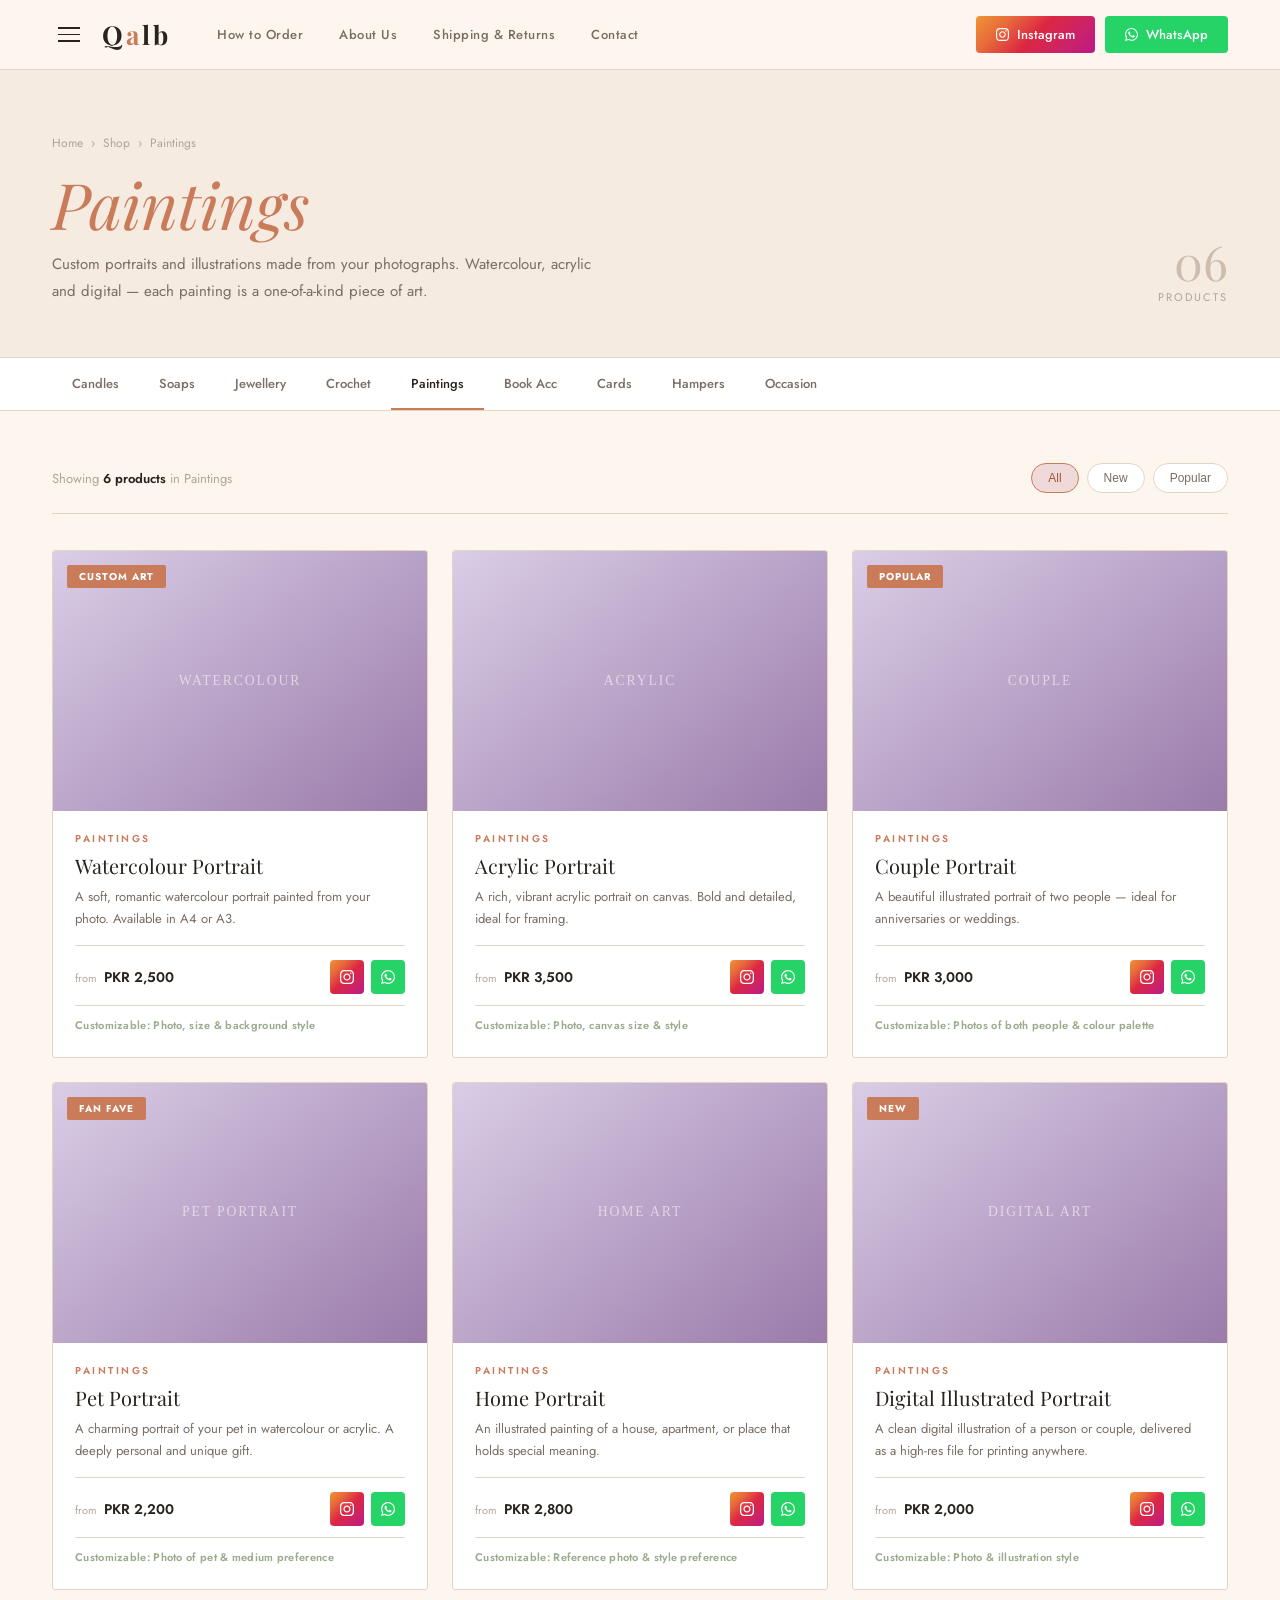
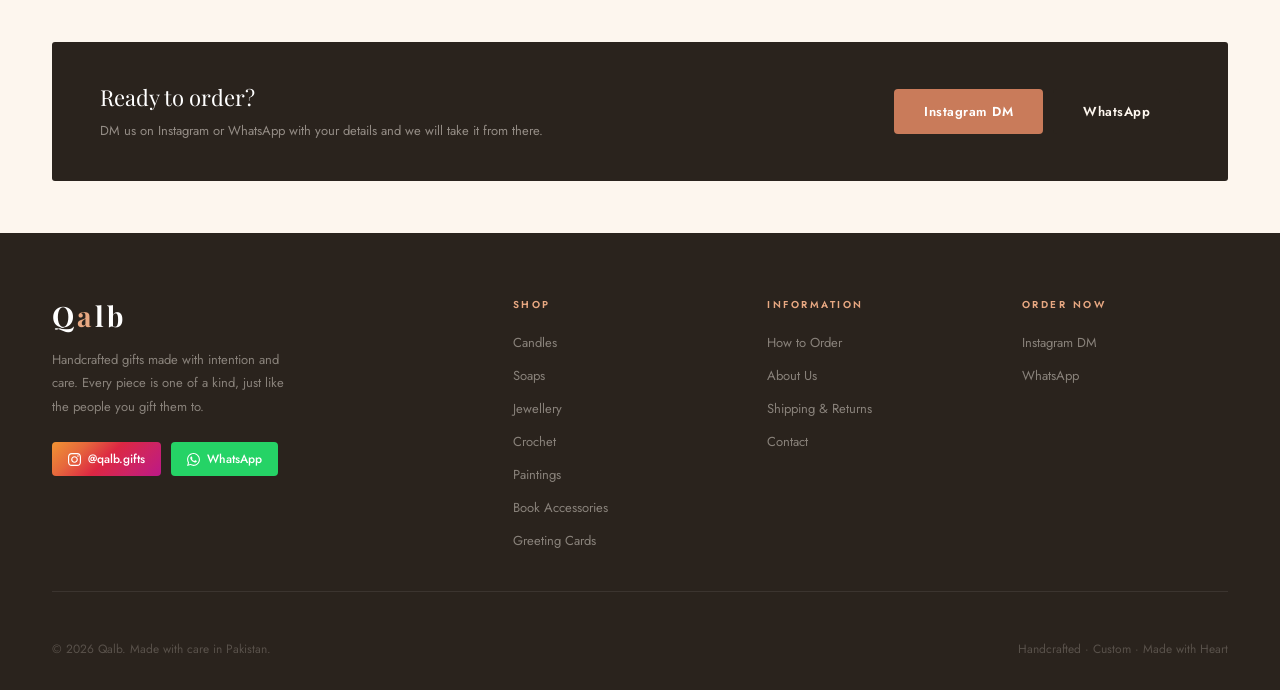
<file: cat-paintings.html>
<!DOCTYPE html>
<html lang="en">
<head>
<meta charset="UTF-8">
<meta name="viewport" content="width=device-width, initial-scale=1.0">
<title>Paintings — Qalb</title>
<link rel="stylesheet" href="style.css">
<style>
.cat-page-header {
  padding: 64px 52px 52px;
  background: var(--warm);
  border-bottom: 1px solid var(--border);
  display: grid;
  grid-template-columns: 1fr auto;
  align-items: end;
  gap: 40px;
}
.cat-page-breadcrumb {
  font-size: 12px; color: var(--light);
  display: flex; align-items: center; gap: 8px; margin-bottom: 18px;
}
.cat-page-breadcrumb a { color: var(--light); text-decoration: none; transition: color .2s; }
.cat-page-breadcrumb a:hover { color: var(--terracotta); }
.cat-page-title {
  font-family: 'Playfair Display', serif;
  font-size: clamp(36px, 5vw, 64px); font-weight: 400; line-height: 1.05;
}
.cat-page-title em { font-style: italic; color: var(--terracotta); }
.cat-page-desc { font-size: 15px; line-height: 1.8; color: var(--mid); max-width: 560px; margin-top: 14px; }
.cat-page-meta { text-align: right; }
.cat-page-count { font-family: 'Playfair Display', serif; font-size: 48px; font-weight: 400; color: var(--border-dark); line-height: 1; }
.cat-page-count-label { font-size: 11px; letter-spacing: 2px; text-transform: uppercase; color: var(--light); margin-top: 4px; }

.cat-nav-strip {
  display: flex; gap: 0; overflow-x: auto; border-bottom: 1px solid var(--border);
  background: white; padding: 0 52px;
}
.cat-nav-strip::-webkit-scrollbar { display: none; }
.cat-nav-strip a {
  display: block; padding: 0 20px; height: 52px; line-height: 52px;
  font-size: 13px; font-weight: 500; white-space: nowrap;
  text-decoration: none; color: var(--mid);
  border-bottom: 2px solid transparent;
  transition: color .2s, border-color .2s;
  flex-shrink: 0;
}
.cat-nav-strip a:hover { color: var(--charcoal); }
.cat-nav-strip a.active { color: var(--charcoal); border-bottom-color: var(--terracotta); }

.prod-main { padding: 52px; }

.sort-bar {
  display: flex; align-items: center; justify-content: space-between;
  margin-bottom: 36px; padding-bottom: 20px; border-bottom: 1px solid var(--border);
}
.sort-bar-left { font-size: 13px; color: var(--light); }
.sort-bar-left strong { color: var(--charcoal); font-weight: 600; }
.sort-tags { display: flex; gap: 8px; flex-wrap: wrap; }
.sort-tag {
  padding: 7px 16px; border-radius: 40px; border: 1px solid var(--border);
  font-size: 12px; font-weight: 500; cursor: pointer; color: var(--mid);
  background: white; transition: all .2s;
}
.sort-tag.active, .sort-tag:hover { border-color: var(--terracotta); background: var(--rose-light); color: var(--terra-dark); }

.prod-grid {
  display: grid; grid-template-columns: repeat(3, 1fr); gap: 24px;
}

.prod-card {
  border: 1px solid var(--border); border-radius: 3px;
  overflow: hidden; background: white;
  transition: box-shadow .3s, transform .3s;
  opacity: 0; transform: translateY(24px);
  transition: opacity .5s ease, transform .5s ease, box-shadow .3s, border-color .3s;
}
.prod-card.visible { opacity: 1; transform: translateY(0); }
.prod-card:hover { box-shadow: 0 12px 40px rgba(42,35,29,.1); border-color: var(--border-dark); }

.prod-card-img {
  height: 260px; position: relative; overflow: hidden;
}
.prod-card-img img {
  width: 100%; height: 100%; object-fit: cover; display: block;
  transition: transform .5s ease;
}
.prod-card:hover .prod-card-img img { transform: scale(1.04); }

.prod-card-badge {
  position: absolute; top: 14px; left: 14px;
  background: var(--terracotta); color: white;
  font-size: 10px; font-weight: 700; letter-spacing: 1px;
  text-transform: uppercase; padding: 4px 12px; border-radius: 2px;
  z-index: 1;
}

.prod-card-body { padding: 20px 22px 24px; }
.prod-card-label { font-size: 10px; letter-spacing: 2.5px; text-transform: uppercase; font-weight: 600; color: var(--terracotta); margin-bottom: 7px; }
.prod-card-name { font-family: 'Playfair Display', serif; font-size: 20px; font-weight: 400; margin-bottom: 8px; line-height: 1.25; }
.prod-card-desc { font-size: 13px; line-height: 1.65; color: var(--mid); margin-bottom: 16px; }
.prod-card-footer { display: flex; align-items: center; justify-content: space-between; padding-top: 14px; border-top: 1px solid var(--border); }
.prod-price { font-size: 14px; font-weight: 600; color: var(--charcoal); }
.prod-price .from { font-size: 11px; color: var(--light); font-weight: 400; margin-right: 3px; }
.prod-order-btns { display: flex; gap: 7px; }
.prod-btn {
  width: 34px; height: 34px; border-radius: 4px; border: none;
  cursor: pointer; display: flex; align-items: center; justify-content: center;
  text-decoration: none; transition: opacity .2s, transform .2s;
  flex-shrink: 0;
}
.prod-btn:hover { opacity: .88; transform: translateY(-1px); }
.prod-btn-ig { background: linear-gradient(135deg,#f09433,#e6683c,#dc2743,#cc2366,#bc1888); }
.prod-btn-wa { background: #25d366; }
.prod-card-customize {
  font-size: 11px; color: var(--sage); font-weight: 600;
  letter-spacing: .3px; margin-top: 11px; padding-top: 11px; border-top: 1px solid var(--border);
}

.cat-cta-strip {
  background: var(--charcoal); margin: 0 52px 52px; border-radius: 3px;
  padding: 40px 48px;
  display: flex; align-items: center; justify-content: space-between; gap: 32px; flex-wrap: wrap;
}
.cat-cta-strip-text strong { font-family: 'Playfair Display', serif; font-size: 22px; font-weight: 400; color: white; display: block; margin-bottom: 6px; }
.cat-cta-strip-text span { font-size: 13px; color: rgba(253,246,238,.5); }
.cat-cta-strip-btns { display: flex; gap: 10px; flex-shrink: 0; }

@media(max-width:960px){
  .cat-page-header{grid-template-columns:1fr;padding:48px 24px;}.cat-page-meta{display:none;}
  .cat-nav-strip{padding:0 24px;}.prod-main{padding:32px 24px;}
  .prod-grid{grid-template-columns:1fr 1fr;}
  .cat-cta-strip{margin:0 24px 40px;padding:32px 24px;flex-direction:column;}
  .sort-tags{display:none;}
}
@media(max-width:600px){.prod-grid{grid-template-columns:1fr;}}
</style>
</head>
<body>
<div class="sidebar-overlay" id="sidebarOverlay"></div>
<aside class="sidebar" id="sidebar">
  <div class="sidebar-head"><span class="sidebar-title">Browse by Category</span><button class="sidebar-close" id="sidebarClose">&times;</button></div>
  <div class="sidebar-body">
    <p class="sidebar-section-label">Gift Categories</p>
    <ul class="sidebar-cat-list"><li><a href="cat-candles.html">Candles <span class="cat-count">12 items</span></a></li>
<li><a href="cat-soaps.html">Soaps <span class="cat-count">8 items</span></a></li>
<li><a href="cat-jewellery.html">Jewellery <span class="cat-count">15 items</span></a></li>
<li><a href="cat-crochet.html">Crochet <span class="cat-count">10 items</span></a></li>
<li><a href="cat-paintings.html" class="active">Paintings <span class="cat-count">6 items</span></a></li>
<li><a href="cat-books.html">Book Accessories <span class="cat-count">9 items</span></a></li>
<li><a href="cat-cards.html">Greeting Cards <span class="cat-count">14 items</span></a></li>
<li><a href="cat-hampers.html">Gift Hampers <span class="cat-count">7 items</span></a></li>
<li><a href="cat-occasion.html">Occasion Sets <span class="cat-count">5 items</span></a></li>
</ul>
    <div class="sidebar-divider"></div>
    <p class="sidebar-section-label">Place an Order</p>
    <div class="sidebar-contact-links">
      <a href="https://instagram.com/qalb.gifts" target="_blank" class="link-ig"><svg width="16" height="16" viewBox="0 0 24 24" fill="currentColor"><path d="M12 2.163c3.204 0 3.584.012 4.85.07 3.252.148 4.771 1.691 4.919 4.919.058 1.265.069 1.645.069 4.849 0 3.205-.012 3.584-.069 4.849-.149 3.225-1.664 4.771-4.919 4.919-1.266.058-1.644.07-4.85.07-3.204 0-3.584-.012-4.849-.07-3.26-.149-4.771-1.699-4.919-4.92-.058-1.265-.07-1.644-.07-4.849 0-3.204.013-3.583.07-4.849.149-3.227 1.664-4.771 4.919-4.919 1.266-.057 1.645-.069 4.849-.069zm0-2.163c-3.259 0-3.667.014-4.947.072-4.358.2-6.78 2.618-6.98 6.98-.059 1.281-.073 1.689-.073 4.948 0 3.259.014 3.668.072 4.948.2 4.358 2.618 6.78 6.98 6.98 1.281.058 1.689.072 4.948.072 3.259 0 3.668-.014 4.948-.072 4.354-.2 6.782-2.618 6.979-6.98.059-1.28.073-1.689.073-4.948 0-3.259-.014-3.667-.072-4.947-.196-4.354-2.617-6.78-6.979-6.98-1.281-.059-1.69-.073-4.949-.073zm0 5.838c-3.403 0-6.162 2.759-6.162 6.162s2.759 6.163 6.162 6.163 6.162-2.759 6.162-6.163c0-3.403-2.759-6.162-6.162-6.162zm0 10.162c-2.209 0-4-1.79-4-4 0-2.209 1.791-4 4-4s4 1.791 4 4c0 2.21-1.791 4-4 4zm6.406-11.845c-.796 0-1.441.645-1.441 1.44s.645 1.44 1.441 1.44c.795 0 1.439-.645 1.439-1.44s-.644-1.44-1.439-1.44z"/></svg>DM on Instagram</a>
      <a href="https://wa.me/923001234567" target="_blank" class="link-wa"><svg width="16" height="16" viewBox="0 0 24 24" fill="currentColor"><path d="M17.472 14.382c-.297-.149-1.758-.867-2.03-.967-.273-.099-.471-.148-.67.15-.197.297-.767.966-.94 1.164-.173.199-.347.223-.644.075-.297-.15-1.255-.463-2.39-1.475-.883-.788-1.48-1.761-1.653-2.059-.173-.297-.018-.458.13-.606.134-.133.298-.347.446-.52.149-.174.198-.298.298-.497.099-.198.05-.371-.025-.52-.075-.149-.669-1.612-.916-2.207-.242-.579-.487-.5-.669-.51-.173-.008-.371-.01-.57-.01-.198 0-.52.074-.792.372-.272.297-1.04 1.016-1.04 2.479 0 1.462 1.065 2.875 1.213 3.074.149.198 2.096 3.2 5.077 4.487.709.306 1.262.489 1.694.625.712.227 1.36.195 1.871.118.571-.085 1.758-.719 2.006-1.413.248-.694.248-1.289.173-1.413-.074-.124-.272-.198-.57-.347m-5.421 7.403h-.004a9.87 9.87 0 01-5.031-1.378l-.361-.214-3.741.982.998-3.648-.235-.374a9.86 9.86 0 01-1.51-5.26c.001-5.45 4.436-9.884 9.888-9.884 2.64 0 5.122 1.03 6.988 2.898a9.825 9.825 0 012.893 6.994c-.003 5.45-4.437 9.884-9.885 9.884m8.413-18.297A11.815 11.815 0 0012.05 0C5.495 0 .16 5.335.157 11.892c0 2.096.547 4.142 1.588 5.945L.057 24l6.305-1.654a11.882 11.882 0 005.683 1.448h.005c6.554 0 11.89-5.335 11.893-11.893a11.821 11.821 0 00-3.48-8.413z"/></svg>Chat on WhatsApp</a>
    </div>
  </div>
</aside>
<nav id="mainNav">
  <div class="nav-left">
    <button class="nav-menu-btn" id="sidebarOpen"><span></span><span></span><span></span></button>
    <a href="index.html" class="nav-logo">Q<span>a</span>lb</a>
    <ul class="nav-links">
      <li><a href="how-to-order.html">How to Order</a></li>
      <li><a href="about.html">About Us</a></li>
      <li><a href="shipping.html">Shipping &amp; Returns</a></li>
      <li><a href="contact.html">Contact</a></li>
    </ul>
  </div>
  <div class="nav-right">
    <a href="https://instagram.com/qalb.gifts" target="_blank" class="nav-btn nav-btn-ig"><svg width="13" height="13" viewBox="0 0 24 24" fill="currentColor"><path d="M12 2.163c3.204 0 3.584.012 4.85.07 3.252.148 4.771 1.691 4.919 4.919.058 1.265.069 1.645.069 4.849 0 3.205-.012 3.584-.069 4.849-.149 3.225-1.664 4.771-4.919 4.919-1.266.058-1.644.07-4.85.07-3.204 0-3.584-.012-4.849-.07-3.26-.149-4.771-1.699-4.919-4.92-.058-1.265-.07-1.644-.07-4.849 0-3.204.013-3.583.07-4.849.149-3.227 1.664-4.771 4.919-4.919 1.266-.057 1.645-.069 4.849-.069zm0-2.163c-3.259 0-3.667.014-4.947.072-4.358.2-6.78 2.618-6.98 6.98-.059 1.281-.073 1.689-.073 4.948 0 3.259.014 3.668.072 4.948.2 4.358 2.618 6.78 6.98 6.98 1.281.058 1.689.072 4.948.072 3.259 0 3.668-.014 4.948-.072 4.354-.2 6.782-2.618 6.979-6.98.059-1.28.073-1.689.073-4.948 0-3.259-.014-3.667-.072-4.947-.196-4.354-2.617-6.78-6.979-6.98-1.281-.059-1.69-.073-4.949-.073zm0 5.838c-3.403 0-6.162 2.759-6.162 6.162s2.759 6.163 6.162 6.163 6.162-2.759 6.162-6.163c0-3.403-2.759-6.162-6.162-6.162zm0 10.162c-2.209 0-4-1.79-4-4 0-2.209 1.791-4 4-4s4 1.791 4 4c0 2.21-1.791 4-4 4zm6.406-11.845c-.796 0-1.441.645-1.441 1.44s.645 1.44 1.441 1.44c.795 0 1.439-.645 1.439-1.44s-.644-1.44-1.439-1.44z"/></svg>Instagram</a>
    <a href="https://wa.me/923001234567" target="_blank" class="nav-btn nav-btn-wa"><svg width="13" height="13" viewBox="0 0 24 24" fill="currentColor"><path d="M17.472 14.382c-.297-.149-1.758-.867-2.03-.967-.273-.099-.471-.148-.67.15-.197.297-.767.966-.94 1.164-.173.199-.347.223-.644.075-.297-.15-1.255-.463-2.39-1.475-.883-.788-1.48-1.761-1.653-2.059-.173-.297-.018-.458.13-.606.134-.133.298-.347.446-.52.149-.174.198-.298.298-.497.099-.198.05-.371-.025-.52-.075-.149-.669-1.612-.916-2.207-.242-.579-.487-.5-.669-.51-.173-.008-.371-.01-.57-.01-.198 0-.52.074-.792.372-.272.297-1.04 1.016-1.04 2.479 0 1.462 1.065 2.875 1.213 3.074.149.198 2.096 3.2 5.077 4.487.709.306 1.262.489 1.694.625.712.227 1.36.195 1.871.118.571-.085 1.758-.719 2.006-1.413.248-.694.248-1.289.173-1.413-.074-.124-.272-.198-.57-.347m-5.421 7.403h-.004a9.87 9.87 0 01-5.031-1.378l-.361-.214-3.741.982.998-3.648-.235-.374a9.86 9.86 0 01-1.51-5.26c.001-5.45 4.436-9.884 9.888-9.884 2.64 0 5.122 1.03 6.988 2.898a9.825 9.825 0 012.893 6.994c-.003 5.45-4.437 9.884-9.885 9.884m8.413-18.297A11.815 11.815 0 0012.05 0C5.495 0 .16 5.335.157 11.892c0 2.096.547 4.142 1.588 5.945L.057 24l6.305-1.654a11.882 11.882 0 005.683 1.448h.005c6.554 0 11.89-5.335 11.893-11.893a11.821 11.821 0 00-3.48-8.413z"/></svg>WhatsApp</a>
  </div>
</nav>
<div class="page">
  <div class="cat-page-header">
    <div>
      <div class="cat-page-breadcrumb">
        <a href="index.html">Home</a><span>&#8250;</span>
        <a href="shop.html">Shop</a><span>&#8250;</span>
        <span>Paintings</span>
      </div>
      <h1 class="cat-page-title"><em>Paintings</em></h1>
      <p class="cat-page-desc">Custom portraits and illustrations made from your photographs. Watercolour, acrylic and digital — each painting is a one-of-a-kind piece of art.</p>
    </div>
    <div class="cat-page-meta">
      <div class="cat-page-count">06</div>
      <div class="cat-page-count-label">Products</div>
    </div>
  </div>

  <div class="cat-nav-strip"><a href="cat-candles.html" class="">Candles</a><a href="cat-soaps.html" class="">Soaps</a><a href="cat-jewellery.html" class="">Jewellery</a><a href="cat-crochet.html" class="">Crochet</a><a href="cat-paintings.html" class="active">Paintings</a><a href="cat-books.html" class="">Book Acc</a><a href="cat-cards.html" class="">Cards</a><a href="cat-hampers.html" class="">Hampers</a><a href="cat-occasion.html" class="">Occasion</a></div>

  <div class="prod-main">
    <div class="sort-bar">
      <div class="sort-bar-left">Showing <strong>6 products</strong> in Paintings</div>
      <div class="sort-tags">
        <button class="sort-tag active">All</button>
        <button class="sort-tag">New</button>
        <button class="sort-tag">Popular</button>
      </div>
    </div>
    <div class="prod-grid">
        <div class="prod-card fade-up" data-delay="0.00s">
          <div class="prod-card-img">
            <img src="[data-uri]" alt="WATERCOLOUR" style="width:100%;height:100%;object-fit:cover;display:block;">
            <div class="prod-card-badge">Custom Art</div>
          </div>
          <div class="prod-card-body">
            <div class="prod-card-label">Paintings</div>
            <div class="prod-card-name">Watercolour Portrait</div>
            <div class="prod-card-desc">A soft, romantic watercolour portrait painted from your photo. Available in A4 or A3.</div>
            <div class="prod-card-footer">
              <div class="prod-price"><span class="from">from</span> PKR 2,500</div>
              <div class="prod-order-btns">
                <a href="https://instagram.com/qalb.gifts" target="_blank" class="prod-btn prod-btn-ig" title="Order on Instagram"><svg width="14" height="14" viewBox="0 0 24 24" fill="white"><path d="M12 2.163c3.204 0 3.584.012 4.85.07 3.252.148 4.771 1.691 4.919 4.919.058 1.265.069 1.645.069 4.849 0 3.205-.012 3.584-.069 4.849-.149 3.225-1.664 4.771-4.919 4.919-1.266.058-1.644.07-4.85.07-3.204 0-3.584-.012-4.849-.07-3.26-.149-4.771-1.699-4.919-4.92-.058-1.265-.07-1.644-.07-4.849 0-3.204.013-3.583.07-4.849.149-3.227 1.664-4.771 4.919-4.919 1.266-.057 1.645-.069 4.849-.069zm0-2.163c-3.259 0-3.667.014-4.947.072-4.358.2-6.78 2.618-6.98 6.98-.059 1.281-.073 1.689-.073 4.948 0 3.259.014 3.668.072 4.948.2 4.358 2.618 6.78 6.98 6.98 1.281.058 1.689.072 4.948.072 3.259 0 3.668-.014 4.948-.072 4.354-.2 6.782-2.618 6.979-6.98.059-1.28.073-1.689.073-4.948 0-3.259-.014-3.667-.072-4.947-.196-4.354-2.617-6.78-6.979-6.98-1.281-.059-1.69-.073-4.949-.073zm0 5.838c-3.403 0-6.162 2.759-6.162 6.162s2.759 6.163 6.162 6.163 6.162-2.759 6.162-6.163c0-3.403-2.759-6.162-6.162-6.162zm0 10.162c-2.209 0-4-1.79-4-4 0-2.209 1.791-4 4-4s4 1.791 4 4c0 2.21-1.791 4-4 4zm6.406-11.845c-.796 0-1.441.645-1.441 1.44s.645 1.44 1.441 1.44c.795 0 1.439-.645 1.439-1.44s-.644-1.44-1.439-1.44z"/></svg></a>
                <a href="https://wa.me/923001234567?text=Hi! I'd like to order: Watercolour Portrait" target="_blank" class="prod-btn prod-btn-wa" title="Order on WhatsApp"><svg width="14" height="14" viewBox="0 0 24 24" fill="white"><path d="M17.472 14.382c-.297-.149-1.758-.867-2.03-.967-.273-.099-.471-.148-.67.15-.197.297-.767.966-.94 1.164-.173.199-.347.223-.644.075-.297-.15-1.255-.463-2.39-1.475-.883-.788-1.48-1.761-1.653-2.059-.173-.297-.018-.458.13-.606.134-.133.298-.347.446-.52.149-.174.198-.298.298-.497.099-.198.05-.371-.025-.52-.075-.149-.669-1.612-.916-2.207-.242-.579-.487-.5-.669-.51-.173-.008-.371-.01-.57-.01-.198 0-.52.074-.792.372-.272.297-1.04 1.016-1.04 2.479 0 1.462 1.065 2.875 1.213 3.074.149.198 2.096 3.2 5.077 4.487.709.306 1.262.489 1.694.625.712.227 1.36.195 1.871.118.571-.085 1.758-.719 2.006-1.413.248-.694.248-1.289.173-1.413-.074-.124-.272-.198-.57-.347m-5.421 7.403h-.004a9.87 9.87 0 01-5.031-1.378l-.361-.214-3.741.982.998-3.648-.235-.374a9.86 9.86 0 01-1.51-5.26c.001-5.45 4.436-9.884 9.888-9.884 2.64 0 5.122 1.03 6.988 2.898a9.825 9.825 0 012.893 6.994c-.003 5.45-4.437 9.884-9.885 9.884m8.413-18.297A11.815 11.815 0 0012.05 0C5.495 0 .16 5.335.157 11.892c0 2.096.547 4.142 1.588 5.945L.057 24l6.305-1.654a11.882 11.882 0 005.683 1.448h.005c6.554 0 11.89-5.335 11.893-11.893a11.821 11.821 0 00-3.48-8.413z"/></svg></a>
              </div>
            </div>
            <div class="prod-card-customize">Customizable: Photo, size & background style</div>
          </div>
        </div>
        <div class="prod-card fade-up" data-delay="0.07s">
          <div class="prod-card-img">
            <img src="[data-uri]" alt="ACRYLIC" style="width:100%;height:100%;object-fit:cover;display:block;">
            
          </div>
          <div class="prod-card-body">
            <div class="prod-card-label">Paintings</div>
            <div class="prod-card-name">Acrylic Portrait</div>
            <div class="prod-card-desc">A rich, vibrant acrylic portrait on canvas. Bold and detailed, ideal for framing.</div>
            <div class="prod-card-footer">
              <div class="prod-price"><span class="from">from</span> PKR 3,500</div>
              <div class="prod-order-btns">
                <a href="https://instagram.com/qalb.gifts" target="_blank" class="prod-btn prod-btn-ig" title="Order on Instagram"><svg width="14" height="14" viewBox="0 0 24 24" fill="white"><path d="M12 2.163c3.204 0 3.584.012 4.85.07 3.252.148 4.771 1.691 4.919 4.919.058 1.265.069 1.645.069 4.849 0 3.205-.012 3.584-.069 4.849-.149 3.225-1.664 4.771-4.919 4.919-1.266.058-1.644.07-4.85.07-3.204 0-3.584-.012-4.849-.07-3.26-.149-4.771-1.699-4.919-4.92-.058-1.265-.07-1.644-.07-4.849 0-3.204.013-3.583.07-4.849.149-3.227 1.664-4.771 4.919-4.919 1.266-.057 1.645-.069 4.849-.069zm0-2.163c-3.259 0-3.667.014-4.947.072-4.358.2-6.78 2.618-6.98 6.98-.059 1.281-.073 1.689-.073 4.948 0 3.259.014 3.668.072 4.948.2 4.358 2.618 6.78 6.98 6.98 1.281.058 1.689.072 4.948.072 3.259 0 3.668-.014 4.948-.072 4.354-.2 6.782-2.618 6.979-6.98.059-1.28.073-1.689.073-4.948 0-3.259-.014-3.667-.072-4.947-.196-4.354-2.617-6.78-6.979-6.98-1.281-.059-1.69-.073-4.949-.073zm0 5.838c-3.403 0-6.162 2.759-6.162 6.162s2.759 6.163 6.162 6.163 6.162-2.759 6.162-6.163c0-3.403-2.759-6.162-6.162-6.162zm0 10.162c-2.209 0-4-1.79-4-4 0-2.209 1.791-4 4-4s4 1.791 4 4c0 2.21-1.791 4-4 4zm6.406-11.845c-.796 0-1.441.645-1.441 1.44s.645 1.44 1.441 1.44c.795 0 1.439-.645 1.439-1.44s-.644-1.44-1.439-1.44z"/></svg></a>
                <a href="https://wa.me/923001234567?text=Hi! I'd like to order: Acrylic Portrait" target="_blank" class="prod-btn prod-btn-wa" title="Order on WhatsApp"><svg width="14" height="14" viewBox="0 0 24 24" fill="white"><path d="M17.472 14.382c-.297-.149-1.758-.867-2.03-.967-.273-.099-.471-.148-.67.15-.197.297-.767.966-.94 1.164-.173.199-.347.223-.644.075-.297-.15-1.255-.463-2.39-1.475-.883-.788-1.48-1.761-1.653-2.059-.173-.297-.018-.458.13-.606.134-.133.298-.347.446-.52.149-.174.198-.298.298-.497.099-.198.05-.371-.025-.52-.075-.149-.669-1.612-.916-2.207-.242-.579-.487-.5-.669-.51-.173-.008-.371-.01-.57-.01-.198 0-.52.074-.792.372-.272.297-1.04 1.016-1.04 2.479 0 1.462 1.065 2.875 1.213 3.074.149.198 2.096 3.2 5.077 4.487.709.306 1.262.489 1.694.625.712.227 1.36.195 1.871.118.571-.085 1.758-.719 2.006-1.413.248-.694.248-1.289.173-1.413-.074-.124-.272-.198-.57-.347m-5.421 7.403h-.004a9.87 9.87 0 01-5.031-1.378l-.361-.214-3.741.982.998-3.648-.235-.374a9.86 9.86 0 01-1.51-5.26c.001-5.45 4.436-9.884 9.888-9.884 2.64 0 5.122 1.03 6.988 2.898a9.825 9.825 0 012.893 6.994c-.003 5.45-4.437 9.884-9.885 9.884m8.413-18.297A11.815 11.815 0 0012.05 0C5.495 0 .16 5.335.157 11.892c0 2.096.547 4.142 1.588 5.945L.057 24l6.305-1.654a11.882 11.882 0 005.683 1.448h.005c6.554 0 11.89-5.335 11.893-11.893a11.821 11.821 0 00-3.48-8.413z"/></svg></a>
              </div>
            </div>
            <div class="prod-card-customize">Customizable: Photo, canvas size & style</div>
          </div>
        </div>
        <div class="prod-card fade-up" data-delay="0.14s">
          <div class="prod-card-img">
            <img src="[data-uri]" alt="COUPLE" style="width:100%;height:100%;object-fit:cover;display:block;">
            <div class="prod-card-badge">Popular</div>
          </div>
          <div class="prod-card-body">
            <div class="prod-card-label">Paintings</div>
            <div class="prod-card-name">Couple Portrait</div>
            <div class="prod-card-desc">A beautiful illustrated portrait of two people — ideal for anniversaries or weddings.</div>
            <div class="prod-card-footer">
              <div class="prod-price"><span class="from">from</span> PKR 3,000</div>
              <div class="prod-order-btns">
                <a href="https://instagram.com/qalb.gifts" target="_blank" class="prod-btn prod-btn-ig" title="Order on Instagram"><svg width="14" height="14" viewBox="0 0 24 24" fill="white"><path d="M12 2.163c3.204 0 3.584.012 4.85.07 3.252.148 4.771 1.691 4.919 4.919.058 1.265.069 1.645.069 4.849 0 3.205-.012 3.584-.069 4.849-.149 3.225-1.664 4.771-4.919 4.919-1.266.058-1.644.07-4.85.07-3.204 0-3.584-.012-4.849-.07-3.26-.149-4.771-1.699-4.919-4.92-.058-1.265-.07-1.644-.07-4.849 0-3.204.013-3.583.07-4.849.149-3.227 1.664-4.771 4.919-4.919 1.266-.057 1.645-.069 4.849-.069zm0-2.163c-3.259 0-3.667.014-4.947.072-4.358.2-6.78 2.618-6.98 6.98-.059 1.281-.073 1.689-.073 4.948 0 3.259.014 3.668.072 4.948.2 4.358 2.618 6.78 6.98 6.98 1.281.058 1.689.072 4.948.072 3.259 0 3.668-.014 4.948-.072 4.354-.2 6.782-2.618 6.979-6.98.059-1.28.073-1.689.073-4.948 0-3.259-.014-3.667-.072-4.947-.196-4.354-2.617-6.78-6.979-6.98-1.281-.059-1.69-.073-4.949-.073zm0 5.838c-3.403 0-6.162 2.759-6.162 6.162s2.759 6.163 6.162 6.163 6.162-2.759 6.162-6.163c0-3.403-2.759-6.162-6.162-6.162zm0 10.162c-2.209 0-4-1.79-4-4 0-2.209 1.791-4 4-4s4 1.791 4 4c0 2.21-1.791 4-4 4zm6.406-11.845c-.796 0-1.441.645-1.441 1.44s.645 1.44 1.441 1.44c.795 0 1.439-.645 1.439-1.44s-.644-1.44-1.439-1.44z"/></svg></a>
                <a href="https://wa.me/923001234567?text=Hi! I'd like to order: Couple Portrait" target="_blank" class="prod-btn prod-btn-wa" title="Order on WhatsApp"><svg width="14" height="14" viewBox="0 0 24 24" fill="white"><path d="M17.472 14.382c-.297-.149-1.758-.867-2.03-.967-.273-.099-.471-.148-.67.15-.197.297-.767.966-.94 1.164-.173.199-.347.223-.644.075-.297-.15-1.255-.463-2.39-1.475-.883-.788-1.48-1.761-1.653-2.059-.173-.297-.018-.458.13-.606.134-.133.298-.347.446-.52.149-.174.198-.298.298-.497.099-.198.05-.371-.025-.52-.075-.149-.669-1.612-.916-2.207-.242-.579-.487-.5-.669-.51-.173-.008-.371-.01-.57-.01-.198 0-.52.074-.792.372-.272.297-1.04 1.016-1.04 2.479 0 1.462 1.065 2.875 1.213 3.074.149.198 2.096 3.2 5.077 4.487.709.306 1.262.489 1.694.625.712.227 1.36.195 1.871.118.571-.085 1.758-.719 2.006-1.413.248-.694.248-1.289.173-1.413-.074-.124-.272-.198-.57-.347m-5.421 7.403h-.004a9.87 9.87 0 01-5.031-1.378l-.361-.214-3.741.982.998-3.648-.235-.374a9.86 9.86 0 01-1.51-5.26c.001-5.45 4.436-9.884 9.888-9.884 2.64 0 5.122 1.03 6.988 2.898a9.825 9.825 0 012.893 6.994c-.003 5.45-4.437 9.884-9.885 9.884m8.413-18.297A11.815 11.815 0 0012.05 0C5.495 0 .16 5.335.157 11.892c0 2.096.547 4.142 1.588 5.945L.057 24l6.305-1.654a11.882 11.882 0 005.683 1.448h.005c6.554 0 11.89-5.335 11.893-11.893a11.821 11.821 0 00-3.48-8.413z"/></svg></a>
              </div>
            </div>
            <div class="prod-card-customize">Customizable: Photos of both people & colour palette</div>
          </div>
        </div>
        <div class="prod-card fade-up" data-delay="0.21s">
          <div class="prod-card-img">
            <img src="[data-uri]" alt="PET PORTRAIT" style="width:100%;height:100%;object-fit:cover;display:block;">
            <div class="prod-card-badge">Fan Fave</div>
          </div>
          <div class="prod-card-body">
            <div class="prod-card-label">Paintings</div>
            <div class="prod-card-name">Pet Portrait</div>
            <div class="prod-card-desc">A charming portrait of your pet in watercolour or acrylic. A deeply personal and unique gift.</div>
            <div class="prod-card-footer">
              <div class="prod-price"><span class="from">from</span> PKR 2,200</div>
              <div class="prod-order-btns">
                <a href="https://instagram.com/qalb.gifts" target="_blank" class="prod-btn prod-btn-ig" title="Order on Instagram"><svg width="14" height="14" viewBox="0 0 24 24" fill="white"><path d="M12 2.163c3.204 0 3.584.012 4.85.07 3.252.148 4.771 1.691 4.919 4.919.058 1.265.069 1.645.069 4.849 0 3.205-.012 3.584-.069 4.849-.149 3.225-1.664 4.771-4.919 4.919-1.266.058-1.644.07-4.85.07-3.204 0-3.584-.012-4.849-.07-3.26-.149-4.771-1.699-4.919-4.92-.058-1.265-.07-1.644-.07-4.849 0-3.204.013-3.583.07-4.849.149-3.227 1.664-4.771 4.919-4.919 1.266-.057 1.645-.069 4.849-.069zm0-2.163c-3.259 0-3.667.014-4.947.072-4.358.2-6.78 2.618-6.98 6.98-.059 1.281-.073 1.689-.073 4.948 0 3.259.014 3.668.072 4.948.2 4.358 2.618 6.78 6.98 6.98 1.281.058 1.689.072 4.948.072 3.259 0 3.668-.014 4.948-.072 4.354-.2 6.782-2.618 6.979-6.98.059-1.28.073-1.689.073-4.948 0-3.259-.014-3.667-.072-4.947-.196-4.354-2.617-6.78-6.979-6.98-1.281-.059-1.69-.073-4.949-.073zm0 5.838c-3.403 0-6.162 2.759-6.162 6.162s2.759 6.163 6.162 6.163 6.162-2.759 6.162-6.163c0-3.403-2.759-6.162-6.162-6.162zm0 10.162c-2.209 0-4-1.79-4-4 0-2.209 1.791-4 4-4s4 1.791 4 4c0 2.21-1.791 4-4 4zm6.406-11.845c-.796 0-1.441.645-1.441 1.44s.645 1.44 1.441 1.44c.795 0 1.439-.645 1.439-1.44s-.644-1.44-1.439-1.44z"/></svg></a>
                <a href="https://wa.me/923001234567?text=Hi! I'd like to order: Pet Portrait" target="_blank" class="prod-btn prod-btn-wa" title="Order on WhatsApp"><svg width="14" height="14" viewBox="0 0 24 24" fill="white"><path d="M17.472 14.382c-.297-.149-1.758-.867-2.03-.967-.273-.099-.471-.148-.67.15-.197.297-.767.966-.94 1.164-.173.199-.347.223-.644.075-.297-.15-1.255-.463-2.39-1.475-.883-.788-1.48-1.761-1.653-2.059-.173-.297-.018-.458.13-.606.134-.133.298-.347.446-.52.149-.174.198-.298.298-.497.099-.198.05-.371-.025-.52-.075-.149-.669-1.612-.916-2.207-.242-.579-.487-.5-.669-.51-.173-.008-.371-.01-.57-.01-.198 0-.52.074-.792.372-.272.297-1.04 1.016-1.04 2.479 0 1.462 1.065 2.875 1.213 3.074.149.198 2.096 3.2 5.077 4.487.709.306 1.262.489 1.694.625.712.227 1.36.195 1.871.118.571-.085 1.758-.719 2.006-1.413.248-.694.248-1.289.173-1.413-.074-.124-.272-.198-.57-.347m-5.421 7.403h-.004a9.87 9.87 0 01-5.031-1.378l-.361-.214-3.741.982.998-3.648-.235-.374a9.86 9.86 0 01-1.51-5.26c.001-5.45 4.436-9.884 9.888-9.884 2.64 0 5.122 1.03 6.988 2.898a9.825 9.825 0 012.893 6.994c-.003 5.45-4.437 9.884-9.885 9.884m8.413-18.297A11.815 11.815 0 0012.05 0C5.495 0 .16 5.335.157 11.892c0 2.096.547 4.142 1.588 5.945L.057 24l6.305-1.654a11.882 11.882 0 005.683 1.448h.005c6.554 0 11.89-5.335 11.893-11.893a11.821 11.821 0 00-3.48-8.413z"/></svg></a>
              </div>
            </div>
            <div class="prod-card-customize">Customizable: Photo of pet & medium preference</div>
          </div>
        </div>
        <div class="prod-card fade-up" data-delay="0.28s">
          <div class="prod-card-img">
            <img src="[data-uri]" alt="HOME ART" style="width:100%;height:100%;object-fit:cover;display:block;">
            
          </div>
          <div class="prod-card-body">
            <div class="prod-card-label">Paintings</div>
            <div class="prod-card-name">Home Portrait</div>
            <div class="prod-card-desc">An illustrated painting of a house, apartment, or place that holds special meaning.</div>
            <div class="prod-card-footer">
              <div class="prod-price"><span class="from">from</span> PKR 2,800</div>
              <div class="prod-order-btns">
                <a href="https://instagram.com/qalb.gifts" target="_blank" class="prod-btn prod-btn-ig" title="Order on Instagram"><svg width="14" height="14" viewBox="0 0 24 24" fill="white"><path d="M12 2.163c3.204 0 3.584.012 4.85.07 3.252.148 4.771 1.691 4.919 4.919.058 1.265.069 1.645.069 4.849 0 3.205-.012 3.584-.069 4.849-.149 3.225-1.664 4.771-4.919 4.919-1.266.058-1.644.07-4.85.07-3.204 0-3.584-.012-4.849-.07-3.26-.149-4.771-1.699-4.919-4.92-.058-1.265-.07-1.644-.07-4.849 0-3.204.013-3.583.07-4.849.149-3.227 1.664-4.771 4.919-4.919 1.266-.057 1.645-.069 4.849-.069zm0-2.163c-3.259 0-3.667.014-4.947.072-4.358.2-6.78 2.618-6.98 6.98-.059 1.281-.073 1.689-.073 4.948 0 3.259.014 3.668.072 4.948.2 4.358 2.618 6.78 6.98 6.98 1.281.058 1.689.072 4.948.072 3.259 0 3.668-.014 4.948-.072 4.354-.2 6.782-2.618 6.979-6.98.059-1.28.073-1.689.073-4.948 0-3.259-.014-3.667-.072-4.947-.196-4.354-2.617-6.78-6.979-6.98-1.281-.059-1.69-.073-4.949-.073zm0 5.838c-3.403 0-6.162 2.759-6.162 6.162s2.759 6.163 6.162 6.163 6.162-2.759 6.162-6.163c0-3.403-2.759-6.162-6.162-6.162zm0 10.162c-2.209 0-4-1.79-4-4 0-2.209 1.791-4 4-4s4 1.791 4 4c0 2.21-1.791 4-4 4zm6.406-11.845c-.796 0-1.441.645-1.441 1.44s.645 1.44 1.441 1.44c.795 0 1.439-.645 1.439-1.44s-.644-1.44-1.439-1.44z"/></svg></a>
                <a href="https://wa.me/923001234567?text=Hi! I'd like to order: Home Portrait" target="_blank" class="prod-btn prod-btn-wa" title="Order on WhatsApp"><svg width="14" height="14" viewBox="0 0 24 24" fill="white"><path d="M17.472 14.382c-.297-.149-1.758-.867-2.03-.967-.273-.099-.471-.148-.67.15-.197.297-.767.966-.94 1.164-.173.199-.347.223-.644.075-.297-.15-1.255-.463-2.39-1.475-.883-.788-1.48-1.761-1.653-2.059-.173-.297-.018-.458.13-.606.134-.133.298-.347.446-.52.149-.174.198-.298.298-.497.099-.198.05-.371-.025-.52-.075-.149-.669-1.612-.916-2.207-.242-.579-.487-.5-.669-.51-.173-.008-.371-.01-.57-.01-.198 0-.52.074-.792.372-.272.297-1.04 1.016-1.04 2.479 0 1.462 1.065 2.875 1.213 3.074.149.198 2.096 3.2 5.077 4.487.709.306 1.262.489 1.694.625.712.227 1.36.195 1.871.118.571-.085 1.758-.719 2.006-1.413.248-.694.248-1.289.173-1.413-.074-.124-.272-.198-.57-.347m-5.421 7.403h-.004a9.87 9.87 0 01-5.031-1.378l-.361-.214-3.741.982.998-3.648-.235-.374a9.86 9.86 0 01-1.51-5.26c.001-5.45 4.436-9.884 9.888-9.884 2.64 0 5.122 1.03 6.988 2.898a9.825 9.825 0 012.893 6.994c-.003 5.45-4.437 9.884-9.885 9.884m8.413-18.297A11.815 11.815 0 0012.05 0C5.495 0 .16 5.335.157 11.892c0 2.096.547 4.142 1.588 5.945L.057 24l6.305-1.654a11.882 11.882 0 005.683 1.448h.005c6.554 0 11.89-5.335 11.893-11.893a11.821 11.821 0 00-3.48-8.413z"/></svg></a>
              </div>
            </div>
            <div class="prod-card-customize">Customizable: Reference photo & style preference</div>
          </div>
        </div>
        <div class="prod-card fade-up" data-delay="0.35s">
          <div class="prod-card-img">
            <img src="[data-uri]" alt="DIGITAL ART" style="width:100%;height:100%;object-fit:cover;display:block;">
            <div class="prod-card-badge">New</div>
          </div>
          <div class="prod-card-body">
            <div class="prod-card-label">Paintings</div>
            <div class="prod-card-name">Digital Illustrated Portrait</div>
            <div class="prod-card-desc">A clean digital illustration of a person or couple, delivered as a high-res file for printing anywhere.</div>
            <div class="prod-card-footer">
              <div class="prod-price"><span class="from">from</span> PKR 2,000</div>
              <div class="prod-order-btns">
                <a href="https://instagram.com/qalb.gifts" target="_blank" class="prod-btn prod-btn-ig" title="Order on Instagram"><svg width="14" height="14" viewBox="0 0 24 24" fill="white"><path d="M12 2.163c3.204 0 3.584.012 4.85.07 3.252.148 4.771 1.691 4.919 4.919.058 1.265.069 1.645.069 4.849 0 3.205-.012 3.584-.069 4.849-.149 3.225-1.664 4.771-4.919 4.919-1.266.058-1.644.07-4.85.07-3.204 0-3.584-.012-4.849-.07-3.26-.149-4.771-1.699-4.919-4.92-.058-1.265-.07-1.644-.07-4.849 0-3.204.013-3.583.07-4.849.149-3.227 1.664-4.771 4.919-4.919 1.266-.057 1.645-.069 4.849-.069zm0-2.163c-3.259 0-3.667.014-4.947.072-4.358.2-6.78 2.618-6.98 6.98-.059 1.281-.073 1.689-.073 4.948 0 3.259.014 3.668.072 4.948.2 4.358 2.618 6.78 6.98 6.98 1.281.058 1.689.072 4.948.072 3.259 0 3.668-.014 4.948-.072 4.354-.2 6.782-2.618 6.979-6.98.059-1.28.073-1.689.073-4.948 0-3.259-.014-3.667-.072-4.947-.196-4.354-2.617-6.78-6.979-6.98-1.281-.059-1.69-.073-4.949-.073zm0 5.838c-3.403 0-6.162 2.759-6.162 6.162s2.759 6.163 6.162 6.163 6.162-2.759 6.162-6.163c0-3.403-2.759-6.162-6.162-6.162zm0 10.162c-2.209 0-4-1.79-4-4 0-2.209 1.791-4 4-4s4 1.791 4 4c0 2.21-1.791 4-4 4zm6.406-11.845c-.796 0-1.441.645-1.441 1.44s.645 1.44 1.441 1.44c.795 0 1.439-.645 1.439-1.44s-.644-1.44-1.439-1.44z"/></svg></a>
                <a href="https://wa.me/923001234567?text=Hi! I'd like to order: Digital Illustrated Portrait" target="_blank" class="prod-btn prod-btn-wa" title="Order on WhatsApp"><svg width="14" height="14" viewBox="0 0 24 24" fill="white"><path d="M17.472 14.382c-.297-.149-1.758-.867-2.03-.967-.273-.099-.471-.148-.67.15-.197.297-.767.966-.94 1.164-.173.199-.347.223-.644.075-.297-.15-1.255-.463-2.39-1.475-.883-.788-1.48-1.761-1.653-2.059-.173-.297-.018-.458.13-.606.134-.133.298-.347.446-.52.149-.174.198-.298.298-.497.099-.198.05-.371-.025-.52-.075-.149-.669-1.612-.916-2.207-.242-.579-.487-.5-.669-.51-.173-.008-.371-.01-.57-.01-.198 0-.52.074-.792.372-.272.297-1.04 1.016-1.04 2.479 0 1.462 1.065 2.875 1.213 3.074.149.198 2.096 3.2 5.077 4.487.709.306 1.262.489 1.694.625.712.227 1.36.195 1.871.118.571-.085 1.758-.719 2.006-1.413.248-.694.248-1.289.173-1.413-.074-.124-.272-.198-.57-.347m-5.421 7.403h-.004a9.87 9.87 0 01-5.031-1.378l-.361-.214-3.741.982.998-3.648-.235-.374a9.86 9.86 0 01-1.51-5.26c.001-5.45 4.436-9.884 9.888-9.884 2.64 0 5.122 1.03 6.988 2.898a9.825 9.825 0 012.893 6.994c-.003 5.45-4.437 9.884-9.885 9.884m8.413-18.297A11.815 11.815 0 0012.05 0C5.495 0 .16 5.335.157 11.892c0 2.096.547 4.142 1.588 5.945L.057 24l6.305-1.654a11.882 11.882 0 005.683 1.448h.005c6.554 0 11.89-5.335 11.893-11.893a11.821 11.821 0 00-3.48-8.413z"/></svg></a>
              </div>
            </div>
            <div class="prod-card-customize">Customizable: Photo & illustration style</div>
          </div>
        </div></div>
  </div>

  <div class="cat-cta-strip">
    <div class="cat-cta-strip-text">
      <strong>Ready to order?</strong>
      <span>DM us on Instagram or WhatsApp with your details and we will take it from there.</span>
    </div>
    <div class="cat-cta-strip-btns">
      <a href="https://instagram.com/qalb.gifts" target="_blank" class="btn btn-primary">Instagram DM</a>
      <a href="https://wa.me/923001234567?text=Hi! I'd like to order from your Paintings collection." target="_blank" class="btn btn-dark">WhatsApp</a>
    </div>
  </div>
</div>
<footer>
  <div class="footer-grid">
    <div><a href="index.html" class="footer-logo">Q<span>a</span>lb</a>
    <p class="footer-tagline">Handcrafted gifts made with intention and care. Every piece is one of a kind, just like the people you gift them to.</p>
    <div class="footer-socials">
      <a href="https://instagram.com/qalb.gifts" target="_blank" class="footer-social-btn ig"><svg width="13" height="13" viewBox="0 0 24 24" fill="currentColor"><path d="M12 2.163c3.204 0 3.584.012 4.85.07 3.252.148 4.771 1.691 4.919 4.919.058 1.265.069 1.645.069 4.849 0 3.205-.012 3.584-.069 4.849-.149 3.225-1.664 4.771-4.919 4.919-1.266.058-1.644.07-4.85.07-3.204 0-3.584-.012-4.849-.07-3.26-.149-4.771-1.699-4.919-4.92-.058-1.265-.07-1.644-.07-4.849 0-3.204.013-3.583.07-4.849.149-3.227 1.664-4.771 4.919-4.919 1.266-.057 1.645-.069 4.849-.069zm0-2.163c-3.259 0-3.667.014-4.947.072-4.358.2-6.78 2.618-6.98 6.98-.059 1.281-.073 1.689-.073 4.948 0 3.259.014 3.668.072 4.948.2 4.358 2.618 6.78 6.98 6.98 1.281.058 1.689.072 4.948.072 3.259 0 3.668-.014 4.948-.072 4.354-.2 6.782-2.618 6.979-6.98.059-1.28.073-1.689.073-4.948 0-3.259-.014-3.667-.072-4.947-.196-4.354-2.617-6.78-6.979-6.98-1.281-.059-1.69-.073-4.949-.073zm0 5.838c-3.403 0-6.162 2.759-6.162 6.162s2.759 6.163 6.162 6.163 6.162-2.759 6.162-6.163c0-3.403-2.759-6.162-6.162-6.162zm0 10.162c-2.209 0-4-1.79-4-4 0-2.209 1.791-4 4-4s4 1.791 4 4c0 2.21-1.791 4-4 4zm6.406-11.845c-.796 0-1.441.645-1.441 1.44s.645 1.44 1.441 1.44c.795 0 1.439-.645 1.439-1.44s-.644-1.44-1.439-1.44z"/></svg>@qalb.gifts</a>
      <a href="https://wa.me/923001234567" target="_blank" class="footer-social-btn wa"><svg width="13" height="13" viewBox="0 0 24 24" fill="currentColor"><path d="M17.472 14.382c-.297-.149-1.758-.867-2.03-.967-.273-.099-.471-.148-.67.15-.197.297-.767.966-.94 1.164-.173.199-.347.223-.644.075-.297-.15-1.255-.463-2.39-1.475-.883-.788-1.48-1.761-1.653-2.059-.173-.297-.018-.458.13-.606.134-.133.298-.347.446-.52.149-.174.198-.298.298-.497.099-.198.05-.371-.025-.52-.075-.149-.669-1.612-.916-2.207-.242-.579-.487-.5-.669-.51-.173-.008-.371-.01-.57-.01-.198 0-.52.074-.792.372-.272.297-1.04 1.016-1.04 2.479 0 1.462 1.065 2.875 1.213 3.074.149.198 2.096 3.2 5.077 4.487.709.306 1.262.489 1.694.625.712.227 1.36.195 1.871.118.571-.085 1.758-.719 2.006-1.413.248-.694.248-1.289.173-1.413-.074-.124-.272-.198-.57-.347m-5.421 7.403h-.004a9.87 9.87 0 01-5.031-1.378l-.361-.214-3.741.982.998-3.648-.235-.374a9.86 9.86 0 01-1.51-5.26c.001-5.45 4.436-9.884 9.888-9.884 2.64 0 5.122 1.03 6.988 2.898a9.825 9.825 0 012.893 6.994c-.003 5.45-4.437 9.884-9.885 9.884m8.413-18.297A11.815 11.815 0 0012.05 0C5.495 0 .16 5.335.157 11.892c0 2.096.547 4.142 1.588 5.945L.057 24l6.305-1.654a11.882 11.882 0 005.683 1.448h.005c6.554 0 11.89-5.335 11.893-11.893a11.821 11.821 0 00-3.48-8.413z"/></svg>WhatsApp</a>
    </div></div>
    <div><p class="footer-col-title">Shop</p><ul class="footer-links"><li><a href="cat-candles.html">Candles</a></li><li><a href="cat-soaps.html">Soaps</a></li><li><a href="cat-jewellery.html">Jewellery</a></li><li><a href="cat-crochet.html">Crochet</a></li><li><a href="cat-paintings.html">Paintings</a></li><li><a href="cat-books.html">Book Accessories</a></li><li><a href="cat-cards.html">Greeting Cards</a></li></ul></div>
    <div><p class="footer-col-title">Information</p><ul class="footer-links">
      <li><a href="how-to-order.html">How to Order</a></li>
      <li><a href="about.html">About Us</a></li>
      <li><a href="shipping.html">Shipping &amp; Returns</a></li>
      <li><a href="contact.html">Contact</a></li>
    </ul></div>
    <div><p class="footer-col-title">Order Now</p><ul class="footer-links">
      <li><a href="https://instagram.com/qalb.gifts" target="_blank">Instagram DM</a></li>
      <li><a href="https://wa.me/923001234567" target="_blank">WhatsApp</a></li>
    </ul></div>
  </div>
  <div class="footer-bottom"><span>&#169; 2026 Qalb. Made with care in Pakistan.</span><span>Handcrafted &middot; Custom &middot; Made with Heart</span></div>
</footer>
<script src="qalb.js"></script>
<script>
document.querySelectorAll('.sort-tag').forEach(btn => {
  btn.addEventListener('click', () => {
    document.querySelectorAll('.sort-tag').forEach(b => b.classList.remove('active'));
    btn.classList.add('active');
  });
});
</script>
</body>
</html>
</file>
<file: style.css>
/* ============================
   QALB — Global Styles
   ============================ */

@import url('https://fonts.googleapis.com/css2?family=Playfair+Display:ital,wght@0,400;0,500;0,600;0,700;1,400;1,500&family=Jost:wght@300;400;500;600&display=swap');

:root {
  --cream:        #fdf6ee;
  --warm:         #f5ebe0;
  --terracotta:   #c97b5a;
  --terra-light:  #e8a882;
  --terra-dark:   #a05a3a;
  --rose:         #d4a5a5;
  --rose-light:   #f0d9d9;
  --sage:         #9aab8e;
  --charcoal:     #2a231d;
  --mid:          #7a6e64;
  --light:        #b0a49a;
  --border:       #e4d4c6;
  --border-dark:  #cdbdaf;
  --sidebar-w:    300px;
}

*, *::before, *::after { margin: 0; padding: 0; box-sizing: border-box; }
html { scroll-behavior: smooth; }

body {
  font-family: 'Jost', sans-serif;
  background: var(--cream);
  color: var(--charcoal);
  overflow-x: hidden;
  min-height: 100vh;
}

/* ── SIDEBAR ── */
.sidebar-overlay {
  position: fixed; inset: 0;
  background: rgba(42,35,29,0.45);
  z-index: 800;
  opacity: 0; pointer-events: none;
  transition: opacity .35s ease;
  backdrop-filter: blur(2px);
}
.sidebar-overlay.open { opacity: 1; pointer-events: all; }

.sidebar {
  position: fixed; top: 0; left: 0;
  width: var(--sidebar-w); height: 100vh;
  background: var(--warm);
  z-index: 900;
  transform: translateX(-100%);
  transition: transform .38s cubic-bezier(.4,0,.2,1);
  display: flex; flex-direction: column;
  border-right: 1px solid var(--border);
  overflow-y: auto;
}
.sidebar.open { transform: translateX(0); }

.sidebar-head {
  display: flex; align-items: center; justify-content: space-between;
  padding: 28px 28px 20px;
  border-bottom: 1px solid var(--border);
}

.sidebar-title {
  font-family: 'Playfair Display', serif;
  font-size: 20px; font-weight: 500;
  color: var(--charcoal);
}

.sidebar-close {
  width: 36px; height: 36px;
  border: 1px solid var(--border); background: white;
  border-radius: 50%; cursor: pointer;
  display: flex; align-items: center; justify-content: center;
  color: var(--mid); font-size: 18px; line-height: 1;
  transition: border-color .2s, color .2s;
}
.sidebar-close:hover { border-color: var(--terracotta); color: var(--terracotta); }

.sidebar-body { padding: 24px 28px; flex: 1; }

.sidebar-section-label {
  font-size: 10px; letter-spacing: 2.5px; text-transform: uppercase;
  font-weight: 600; color: var(--light);
  margin-bottom: 14px; margin-top: 24px;
}
.sidebar-section-label:first-child { margin-top: 0; }

.sidebar-cat-list { list-style: none; display: flex; flex-direction: column; gap: 2px; }

.sidebar-cat-list li a {
  display: flex; align-items: center; justify-content: space-between;
  padding: 11px 14px; border-radius: 8px;
  text-decoration: none; font-size: 14px; font-weight: 400;
  color: var(--charcoal); transition: background .2s, color .2s;
}
.sidebar-cat-list li a:hover,
.sidebar-cat-list li a.active {
  background: var(--rose-light); color: var(--terra-dark);
}
.sidebar-cat-list li a .cat-count {
  font-size: 11px; color: var(--light); font-weight: 300;
}
.sidebar-cat-list li a:hover .cat-count,
.sidebar-cat-list li a.active .cat-count { color: var(--terracotta); }

.sidebar-divider { height: 1px; background: var(--border); margin: 20px 0; }

.sidebar-contact-links { display: flex; flex-direction: column; gap: 10px; }
.sidebar-contact-links a {
  display: flex; align-items: center; gap: 10px;
  padding: 11px 14px; border-radius: 8px;
  text-decoration: none; font-size: 13px; font-weight: 500;
  transition: background .2s;
}
.sidebar-contact-links .link-ig  { color: #c13584; }
.sidebar-contact-links .link-wa  { color: #25a244; }
.sidebar-contact-links .link-ig:hover { background: #fce4f3; }
.sidebar-contact-links .link-wa:hover { background: #dcf7e3; }
.sidebar-contact-links a svg { flex-shrink: 0; }

/* ── NAV ── */
nav {
  position: fixed; top: 0; left: 0; right: 0; z-index: 700;
  display: flex; align-items: center; justify-content: space-between;
  padding: 0 52px;
  height: 70px;
  background: rgba(253,246,238,0.94);
  backdrop-filter: blur(14px);
  border-bottom: 1px solid var(--border);
  transition: box-shadow .3s;
}
nav.scrolled { box-shadow: 0 4px 24px rgba(42,35,29,0.07); }

.nav-left { display: flex; align-items: center; gap: 16px; }

.nav-menu-btn {
  display: flex; flex-direction: column; gap: 5px;
  background: none; border: none; cursor: pointer; padding: 6px;
}
.nav-menu-btn span {
  display: block; width: 22px; height: 1.5px;
  background: var(--charcoal); transition: background .2s;
}
.nav-menu-btn:hover span { background: var(--terracotta); }

.nav-logo {
  font-family: 'Playfair Display', serif;
  font-size: 26px; font-weight: 700; letter-spacing: 3px;
  color: var(--charcoal); text-decoration: none;
}
.nav-logo span { color: var(--terracotta); }

.nav-links {
  display: flex; gap: 0; list-style: none; margin-left: 12px;
}
.nav-links a {
  display: block; padding: 0 18px; height: 70px; line-height: 70px;
  font-size: 13px; font-weight: 500; letter-spacing: .5px;
  color: var(--mid); text-decoration: none;
  border-bottom: 2px solid transparent;
  transition: color .2s, border-color .2s;
}
.nav-links a:hover,
.nav-links a.active { color: var(--charcoal); border-bottom-color: var(--terracotta); }

.nav-right { display: flex; align-items: center; gap: 10px; }

.nav-btn {
  display: flex; align-items: center; gap: 8px;
  padding: 9px 20px; border-radius: 4px;
  border: none; cursor: pointer;
  font-family: 'Jost', sans-serif; font-size: 13px; font-weight: 500;
  text-decoration: none; transition: transform .2s, box-shadow .2s, opacity .2s;
}
.nav-btn:hover { transform: translateY(-1px); opacity: .92; }

.nav-btn-ig {
  background: linear-gradient(135deg, #f09433,#e6683c,#dc2743,#cc2366,#bc1888);
  color: white;
}
.nav-btn-wa { background: #25d366; color: white; }

/* ── PAGE WRAPPER ── */
.page { padding-top: 70px; min-height: 100vh; }

/* ── MARQUEE ── */
.marquee-wrap { background: var(--terracotta); padding: 11px 0; overflow: hidden; }
.marquee-track {
  display: flex; width: max-content;
  animation: marquee 22s linear infinite;
}
@keyframes marquee { 0% { transform: translateX(0); } 100% { transform: translateX(-50%); } }
.marquee-item {
  font-size: 11px; letter-spacing: 2.5px; text-transform: uppercase;
  color: rgba(255,255,255,.8); white-space: nowrap; padding: 0 36px;
  font-weight: 500;
}
.marquee-sep { color: rgba(255,255,255,.35); padding: 0 4px; }

/* ── SECTION HELPERS ── */
.section-tag {
  font-size: 10px; letter-spacing: 3px; text-transform: uppercase;
  font-weight: 600; color: var(--terracotta); margin-bottom: 12px;
  display: flex; align-items: center; gap: 10px;
}
.section-tag::before, .section-tag::after {
  content: ''; display: block; width: 24px; height: 1px; background: var(--terracotta);
}

.section-title {
  font-family: 'Playfair Display', serif;
  font-size: clamp(32px, 4vw, 52px);
  font-weight: 400; line-height: 1.15; color: var(--charcoal);
}
.section-title em { font-style: italic; color: var(--terracotta); }

/* ── BUTTONS ── */
.btn {
  display: inline-flex; align-items: center; gap: 8px;
  padding: 13px 30px; border-radius: 4px;
  font-family: 'Jost', sans-serif; font-size: 13px; font-weight: 600;
  letter-spacing: .5px; cursor: pointer; border: none;
  text-decoration: none; transition: all .2s;
}
.btn-primary { background: var(--terracotta); color: white; }
.btn-primary:hover { background: var(--terra-dark); transform: translateY(-1px); box-shadow: 0 6px 20px rgba(201,123,90,.3); }
.btn-outline { background: transparent; color: var(--charcoal); border: 1.5px solid var(--border-dark); }
.btn-outline:hover { border-color: var(--terracotta); color: var(--terracotta); transform: translateY(-1px); }
.btn-dark { background: var(--charcoal); color: var(--cream); }
.btn-dark:hover { background: #3e3530; transform: translateY(-1px); }

/* ── FOOTER ── */
footer {
  background: var(--charcoal); color: var(--cream);
  padding: 64px 52px 32px;
  margin-top: auto;
}
.footer-grid {
  display: grid; grid-template-columns: 2fr 1fr 1fr 1fr;
  gap: 48px; margin-bottom: 48px;
  padding-bottom: 40px; border-bottom: 1px solid rgba(255,255,255,.08);
}
.footer-logo {
  font-family: 'Playfair Display', serif;
  font-size: 28px; font-weight: 700; letter-spacing: 3px;
  color: white; margin-bottom: 14px; display: block;
  text-decoration: none;
}
.footer-logo span { color: var(--terra-light); }
.footer-tagline { font-size: 13px; color: rgba(253,246,238,.45); line-height: 1.8; max-width: 240px; margin-bottom: 24px; }
.footer-socials { display: flex; gap: 10px; }
.footer-social-btn {
  display: flex; align-items: center; gap: 7px;
  padding: 8px 16px; border-radius: 4px;
  font-size: 12px; font-weight: 500;
  cursor: pointer; text-decoration: none; border: none;
  transition: opacity .2s, transform .2s;
}
.footer-social-btn:hover { opacity: .88; transform: translateY(-1px); }
.footer-social-btn.ig { background: linear-gradient(135deg,#f09433,#e6683c,#dc2743,#cc2366,#bc1888); color: white; }
.footer-social-btn.wa { background: #25d366; color: white; }
.footer-col-title { font-size: 10px; letter-spacing: 2.5px; text-transform: uppercase; font-weight: 600; color: var(--terra-light); margin-bottom: 18px; }
.footer-links { list-style: none; display: flex; flex-direction: column; gap: 10px; }
.footer-links a { font-size: 13px; color: rgba(253,246,238,.45); text-decoration: none; transition: color .2s; }
.footer-links a:hover { color: var(--cream); }
.footer-bottom { display: flex; justify-content: space-between; align-items: center; font-size: 12px; color: rgba(253,246,238,.22); }

/* ── ANIMATIONS ── */
@keyframes fadeUp {
  from { opacity: 0; transform: translateY(24px); }
  to   { opacity: 1; transform: translateY(0); }
}
.fade-up { opacity: 0; transform: translateY(28px); transition: opacity .6s ease, transform .6s ease; }
.fade-up.visible { opacity: 1; transform: translateY(0); }

/* ── RESPONSIVE ── */
@media (max-width: 960px) {
  nav { padding: 0 24px; }
  .nav-links { display: none; }
  .footer-grid { grid-template-columns: 1fr 1fr; gap: 32px; }
}
@media (max-width: 600px) {
  footer { padding: 48px 24px 24px; }
  .footer-grid { grid-template-columns: 1fr; }
  .footer-bottom { flex-direction: column; gap: 8px; text-align: center; }
}
</file>
